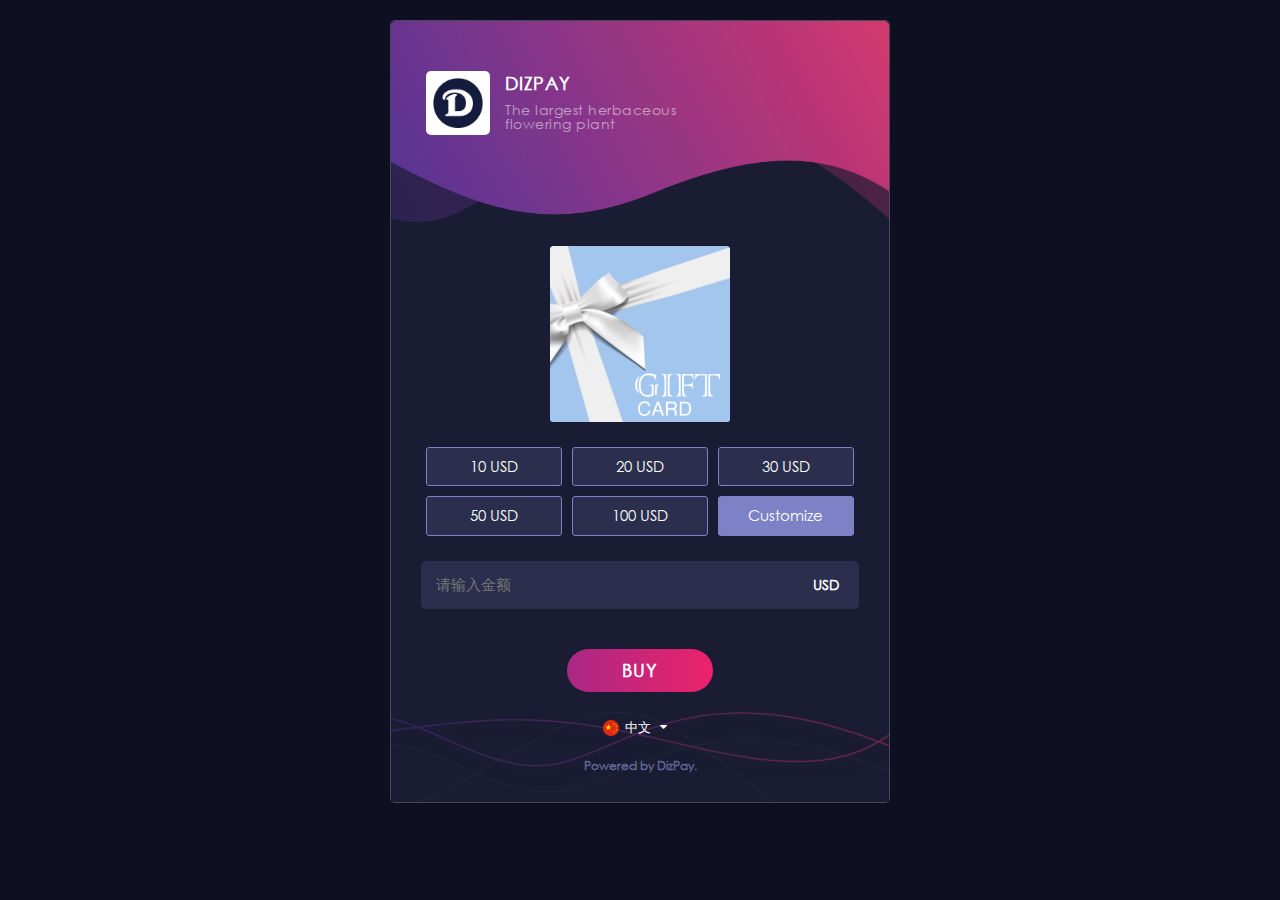
<file: rest-api-sample/src/main/webapp/index.html>
<!doctype html>
<html class="no-js" lang="">
   <head>
      <meta charset="utf-8">
      <meta http-equiv="x-ua-compatible" content="ie=edge">
      <title>DizPay - The Leading Blockchain Payment Gateway for Bitcoin and Ethereum.</title>
      <meta name="description" content="">
      <meta name="viewport" content="width=device-width, initial-scale=1">
      <meta content="telephone=no" name="format-detection" />
      <link rel="apple-touch-icon" href="static/assets/images/favicon.png" type="image/x-icon">
      <link rel="icon" href="static/assets/images/favicon.png" type="image/x-icon">
   
      <link rel="stylesheet" href="static/components/css/bootstrap.min.css">
      <!-- animate css -->
      <link rel="stylesheet" href="static/components/css/animate.css">
      <link rel="stylesheet" href="static/components/css/font-awesome.min.css">
      <link rel="stylesheet" href="static/components/css/style.css">
      <link rel="stylesheet" href="static/assets/css/page.css">
   </head>
   <body class="stepbox_bg">
      <div class="step_detailbox pr">
         <div class="checkout_head clearfix">
            <div class="checkout_head_logo">
               <img src="static/assets/images/logo.png" alt="">
            </div>
            <div class="step_head_tit">
               <div class="head_bigtit" title="DIZPAY">DIZPAY</div>
               <div class="head_smalltit">The largest herbaceous <br>flowering plant </div>
            </div>   
         </div>
         <div class="checkout_cntbox">
            <div class="card-imgbox">
               <img src="static/assets/images/card-img.png">
            </div>
            <ul class="card-itembox clearfix">
               <li>10 USD</li>
               <li>20 USD</li>
               <li>30 USD</li>
               <li>50 USD</li>
               <li>100 USD</li>
               <li class="active">Customize</li>
            </ul>
            <div class="card-input pr">
               <input type="text" name="" placeholder="请输入金额">
               <span class="card-input-unit">USD</span>
            </div>
            <div class="card-button">
               <a href="./checkOut" class="card-btn">Buy</a>
            </div>
         </div>
         <div class="checkout_footbox">
            <div class="foot_linebox">
               <div class="foot_language pr">
                  <div class="language">
                     <span class="lng-in"><i class="cn"></i><span>中文</span><i class="fa fa-caret-down ml5"></i></span>
                     <ul class="lng-out">
                        <li><i class="en"></i>English</li>
                        <li><i class="cn"></i>中文</li>
                        <li><i class="cn"></i>中文</li>
                        <li><i class="cn"></i>中文</li>
                        <li><i class="cn"></i>中文</li>
                     </ul>
                  </div>
                  <p class="foot_info">Powered by DizPay.</p>
               </div>
            </div>
         </div>
      </div>

      <script src="static/components/js/vendor/jquery-3.2.1.min.js"></script>
      <!-- bootstrap js -->
      <script src="static/components/js/bootstrap.min.js"></script>
      <script type="text/JavaScript">
         $(function(){           
            // 语言切换
            $( ".lng-in" ).on("click",function(e) {
               var self = $(this);
               $(this).closest(".language").toggleClass("on");
               $(document).one("click", function(){
                  self.closest(".language").removeClass("on");
               });
               $(document).one("touchstart", function(){
                  self.closest(".language").removeClass("on");
               });
               e.stopPropagation();
            });

            $(".lng-out").on("click","li",function(){
               var val = $(this).text();
               var classname = $(this).find("i").attr("class");
               console.log(classname);
               $( ".lng-in i:not(.fa-caret-down)" ).attr("class",classname);
               $( ".lng-in span" ).text(val);
               $(this).closest(".language").removeClass("on");
            });

            $(".lng-out li").on("touchstart",function(){
               var val = $(this).text();
               var classname = $(this).find("i").attr("class");
               $( ".lng-in span" ).text(val);
               $( ".lng-in i:not(.fa-caret-down)" ).attr("class",classname);
               $( ".lng-in span" ).text(val);
               $(this).closest(".language").removeClass("on");
            });

            $(".card-itembox li").on("click",function(){
               var i = $(this).index();
               $(".card-itembox li").removeClass("active");
               $(this).addClass("active");
               if (i == 5) {
                  $(".card-input").removeClass("none");
               }else{
                  $(".card-input").addClass("none");
               }
            });


         });
      </script>
   </body>
</html>
</file>
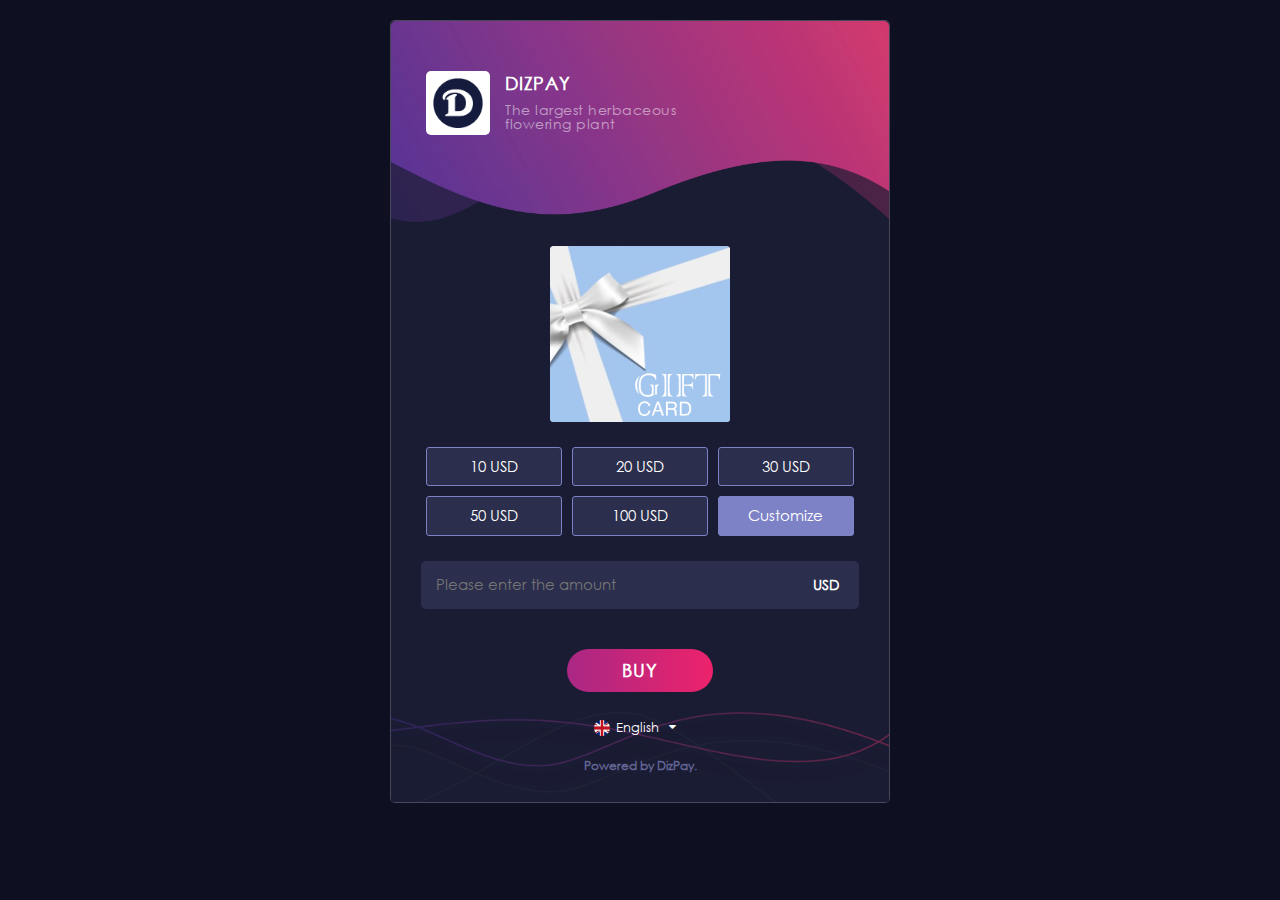
<file: sample/src/main/webapp/index.html>
<!doctype html>
<html class="no-js" lang="">
   <head>
      <meta charset="utf-8">
      <meta http-equiv="x-ua-compatible" content="ie=edge">
      <title>DizPay - The Leading Blockchain Payment Gateway for Bitcoin and Ethereum.</title>
      <meta name="description" content="">
      <meta name="viewport" content="width=device-width, initial-scale=1">
      <meta content="telephone=no" name="format-detection" />
      <link rel="apple-touch-icon" href="static/assets/images/favicon.png" type="image/x-icon">
      <link rel="icon" href="static/assets/images/favicon.png" type="image/x-icon">
   
      <link rel="stylesheet" href="static/components/css/bootstrap.min.css">
      <!-- animate css -->
      <link rel="stylesheet" href="static/components/css/animate.css">
      <link rel="stylesheet" href="static/components/css/font-awesome.min.css">
      <link rel="stylesheet" href="static/components/css/style.css">
      <link rel="stylesheet" href="static/assets/css/page.css">
   </head>
   <body class="stepbox_bg">
      <div class="step_detailbox pr">
         <div class="checkout_head clearfix">
            <div class="checkout_head_logo">
               <img src="static/assets/images/logo.png" alt="">
            </div>
            <div class="step_head_tit">
               <div class="head_bigtit" title="DIZPAY">DIZPAY</div>
               <div class="head_smalltit">The largest herbaceous <br>flowering plant </div>
            </div>   
         </div>
         <div class="checkout_cntbox">
            <div class="card-imgbox">
               <img src="static/assets/images/card-img.png">
            </div>
            <ul class="card-itembox clearfix">
               <li>10 USD</li>
               <li>20 USD</li>
               <li>30 USD</li>
               <li>50 USD</li>
               <li>100 USD</li>
               <li class="active">Customize</li>
            </ul>
            <div class="card-input pr">
               <input type="text" id="realAmount" placeholder="Please enter the amount">
               <span class="card-input-unit">USD</span>
            </div>
            <div class="card-button">
               <a href="javascript:;" id="buy" class="card-btn">Buy</a>
            </div>
         </div>
         <input type="hidden" id="amount" name="amount">
         <div class="checkout_footbox">
            <div class="foot_linebox">
               <div class="foot_language pr">
                  <div class="language">
                     <span class="lng-in"><i class="en"></i><span>English</span><i class="fa fa-caret-down ml5"></i></span>
                     <ul class="lng-out">
                        <li><i class="en"></i>English</li>
                        <li><i class="cn"></i>中文</li>
                     </ul>
                  </div>
                  <p class="foot_info">Powered by DizPay.</p>
               </div>
            </div>
         </div>
      </div>

      <script src="static/components/js/vendor/jquery-3.2.1.min.js"></script>
      <!-- bootstrap js -->
      <script src="static/components/js/bootstrap.min.js"></script>
      <script type="text/JavaScript">
         $(function(){           
            // Language switching
            $( ".lng-in" ).on("click",function(e) {
               var self = $(this);
               $(this).closest(".language").toggleClass("on");
               $(document).one("click", function(){
                  self.closest(".language").removeClass("on");
               });
               $(document).one("touchstart", function(){
                  self.closest(".language").removeClass("on");
               });
               e.stopPropagation();
            });

            $(".lng-out").on("click","li",function(){
               var val = $(this).text();
               var classname = $(this).find("i").attr("class");
               console.log(classname);
               $( ".lng-in i:not(.fa-caret-down)" ).attr("class",classname);
               $( ".lng-in span" ).text(val);
               $(this).closest(".language").removeClass("on");
            });

            $(".lng-out li").on("touchstart",function(){
               var val = $(this).text();
               var classname = $(this).find("i").attr("class");
               $( ".lng-in span" ).text(val);
               $( ".lng-in i:not(.fa-caret-down)" ).attr("class",classname);
               $( ".lng-in span" ).text(val);
               $(this).closest(".language").removeClass("on");
            });

            $(".card-itembox li").on("click",function(){
               var i = $(this).index();
               $(".card-itembox li").removeClass("active");
               $(this).addClass("active");
               if (i == 5) {
                  $(".card-input").removeClass("none");
               }else{
                  $(".card-input").addClass("none");
                  if (i==0) {
                     $("#amount").val("10");
                  } else if(i == 1) {
                     $("#amount").val("20");
                  } else if(i == 2) {
                     $("#amount").val("30");
                  } else if(i == 3) {
                     $("#amount").val("50");
                  } else if(i == 4) {
                     $("#amount").val("100");
                  }
               }
            });

            $( "#buy" ).on("click",function(e) {
               var amount = $("#amount").val();
               if (amount == '' || amount == null) {
                  amount = $("#realAmount").val();
               }
               window.location.href = "./checkOut?amount=" + amount;
            });


         });
      </script>
   </body>
</html>
</file>
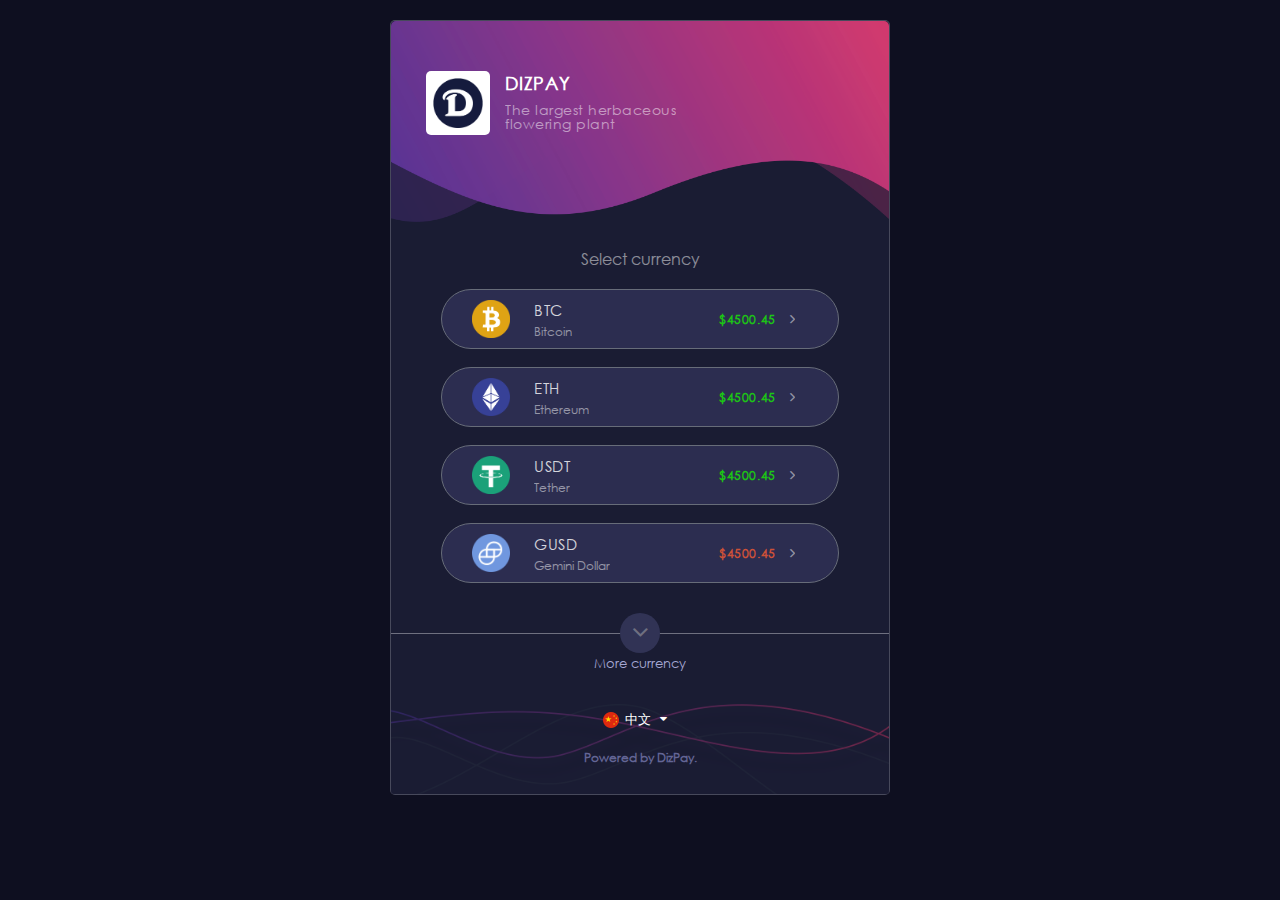
<file: rest-api-sample/src/main/webapp/demo.html>
<!doctype html>
<html class="no-js" lang="">
   <head>
      <meta charset="utf-8">
      <meta http-equiv="x-ua-compatible" content="ie=edge">
      <title>DizPay - The Leading Blockchain Payment Gateway for Bitcoin and Ethereum.</title>
      <meta name="description" content="">
      <meta name="viewport" content="width=device-width, initial-scale=1">
      <meta content="telephone=no" name="format-detection" />
      <link rel="apple-touch-icon" href="static/assets/images/favicon.png" type="image/x-icon">
      <link rel="icon" href="static/assets/images/favicon.png" type="image/x-icon">
   
      <link rel="stylesheet" href="static/components/css/bootstrap.min.css">
      <!-- animate css -->
      <link rel="stylesheet" href="static/components/css/animate.css">
      <link rel="stylesheet" href="static/components/css/font-awesome.min.css">
      <link rel="stylesheet" href="static/components/css/style.css">
      <link rel="stylesheet" href="static/assets/css/page.css">
   </head>
   <body class="stepbox_bg">
      <div class="step_detailbox pr">
         <div class="checkout_head clearfix">
            <div class="checkout_head_logo">
               <img src="static/assets/images/logo.png" alt="">
            </div>
            <div class="step_head_tit">
               <div class="head_bigtit" title="DIZPAY">DIZPAY</div>
               <div class="head_smalltit">The largest herbaceous <br>flowering plant </div>
            </div>   
         </div>
         <div class="checkout_cntbox">
            <h3 class="checkout_h3">Select currency</h3>
            <div class="checkout_currencybox pr">
               <ul class="checkout_currency">
                  <li class="checkout_li">
                     <i class="checkout_btc"></i>
                     <div class="checkout_name">
                        <p class="name_big">BTC</p>
                        <P class="name_small">Bitcoin</P>
                     </div>
                     <span class="checkout_price c_green">$4500.45</span>
                     <i class="fa fa-angle-right"></i>
                  </li>
                  <li class="checkout_li">
                     <i class="checkout_eth"></i>
                     <div class="checkout_name">
                        <p class="name_big">ETH</p>
                        <P class="name_small">Ethereum</P>
                     </div>
                     <span class="checkout_price c_green">$4500.45</span>
                     <i class="fa fa-angle-right"></i>
                  </li>
                  <li class="checkout_li">
                     <i class="checkout_usdt"></i>
                     <div class="checkout_name">
                        <p class="name_big">USDT</p>
                        <P class="name_small">Tether</P>
                     </div>
                     <span class="checkout_price c_green">$4500.45</span>
                     <i class="fa fa-angle-right"></i>
                  </li>
                  <li class="checkout_li">
                     <i class="checkout_gusd"></i>
                     <div class="checkout_name">
                        <p class="name_big">GUSD</p>
                        <P class="name_small">Gemini Dollar</P>
                     </div>
                     <span class="checkout_price c_red">$4500.45</span>
                     <i class="fa fa-angle-right"></i>
                  </li>
                  <li class="checkout_li none">
                     <i class="checkout_dash"></i>
                     <div class="checkout_name">
                        <p class="name_big">DASH</p>
                        <P class="name_small">DASH</P>
                     </div>
                     <span class="checkout_price c_green">$4500.45</span>
                     <i class="fa fa-angle-right"></i>
                  </li>
                  <li class="checkout_li none">
                     <i class="checkout_ltc"></i>
                     <div class="checkout_name">
                        <p class="name_big">LTC</p>
                        <P class="name_small">LTC</P>
                     </div>
                     <span class="checkout_price c_red">$4500.45</span>
                     <i class="fa fa-angle-right"></i>
                  </li>
               </ul>
               <div class="checkout_morebox">
                  <div class="checkout_morebtn">
                     <i class="fa fa-angle-down"></i>
                     <i class="fa fa-angle-up"></i>
                  </div>
                  <p>More currency</p>
               </div>
            </div>
         </div>
         <div class="checkout_footbox">
            <div class="foot_linebox">
               <div class="foot_language pr">
                  <div class="language">
                     <span class="lng-in"><i class="cn"></i><span>中文</span><i class="fa fa-caret-down ml5"></i></span>
                     <ul class="lng-out">
                        <li><i class="en"></i>English</li>
                        <li><i class="cn"></i>中文</li>
                        <li><i class="cn"></i>中文</li>
                        <li><i class="cn"></i>中文</li>
                        <li><i class="cn"></i>中文</li>
                     </ul>
                  </div>
                  <p class="foot_info">Powered by DizPay.</p>
               </div>
            </div>
         </div>
         <div class="stepbox_layer"></div>
         <div class="stepbox_dialog dialog_one">
            <p class="dialog_close"><i></i></p>
            <h3 class="dialog_title">DIZPAY DEPOSIT</h3>
            <p class="dialog_cnt"><i></i>Minimum deposit: <span class="red">0.001 BTC</span>, less than the minimum will not be credited.</p>
            <p class="dialog_cnt"><i></i><span class="red">2 confirmations</span> are required before the cryptocurrencies deposit(Estimated 10 mins).</p>
            <p class="dialog_cnt"><i></i>DizPay is <span class="red">NOT</span> responsible for any crypto sent to the wrong addresses.</p>
            <div class="text-center"><a href="demo3.html" class="dialog_btn">Yes, I acknowledge</a></div>
         </div>
         <div class="stepbox_dialog dialog_two">
            <p class="dialog_close"><i></i></p>
            <div class="dialog_upgrade">
               <i class="icon_upgrade"></i>
               <p class="upgrade_tit">Bitcoin is upgrading.</p>
               <p class="upgrade_time">2019/03/12 2:00 AM</p>
            </div>
            <div class="dialog_footxt">
               <p>Estimates 8 hours and may vary, <br>please pay with other cryptocurrencies.</p>
            </div>
         </div>
      </div>

      <script src="static/components/js/vendor/jquery-3.2.1.min.js"></script>
      <!-- bootstrap js -->
      <script src="static/components/js/bootstrap.min.js"></script>
      <script type="text/JavaScript">
         $(function(){
            $(".checkout_morebtn").on("click",function(){
               $(this).closest(".checkout_currencybox").toggleClass("on");
            });

            $(".checkout_currency").on("click","li:first-child",function(){//两个不同的浮窗，这里只是看效果
               $(".stepbox_layer").slideDown();
               $(".dialog_one").slideDown();
            });

            $(".checkout_currency").on("click","li:nth-child(2)",function(){//两个不同的浮窗，这里只是看效果
               $(".stepbox_layer").slideDown();
               $(".dialog_two").slideDown();
            });

            $(".stepbox_dialog").on("click",".dialog_close",function(){
               $(".stepbox_layer").slideUp();
               $(".stepbox_dialog").slideUp();
            });

            // 语言切换
            $( ".lng-in" ).on("click",function(e) {
               var self = $(this);
               $(this).closest(".language").toggleClass("on");
               $(document).one("click", function(){
                  self.closest(".language").removeClass("on");
               });
               $(document).one("touchstart", function(){
                  self.closest(".language").removeClass("on");
               });
               e.stopPropagation();
            });

            $(".lng-out").on("click","li",function(){
               var val = $(this).text();
               var classname = $(this).find("i").attr("class");
               console.log(classname);
               $( ".lng-in i:not(.fa-caret-down)" ).attr("class",classname);
               $( ".lng-in span" ).text(val);
               $(this).closest(".language").removeClass("on");
            });

            $(".lng-out li").on("touchstart",function(){
               var val = $(this).text();
               var classname = $(this).find("i").attr("class");
               $( ".lng-in span" ).text(val);
               $( ".lng-in i:not(.fa-caret-down)" ).attr("class",classname);
               $( ".lng-in span" ).text(val);
               $(this).closest(".language").removeClass("on");
            });
         });
      </script>
   </body>
</html>
</file>
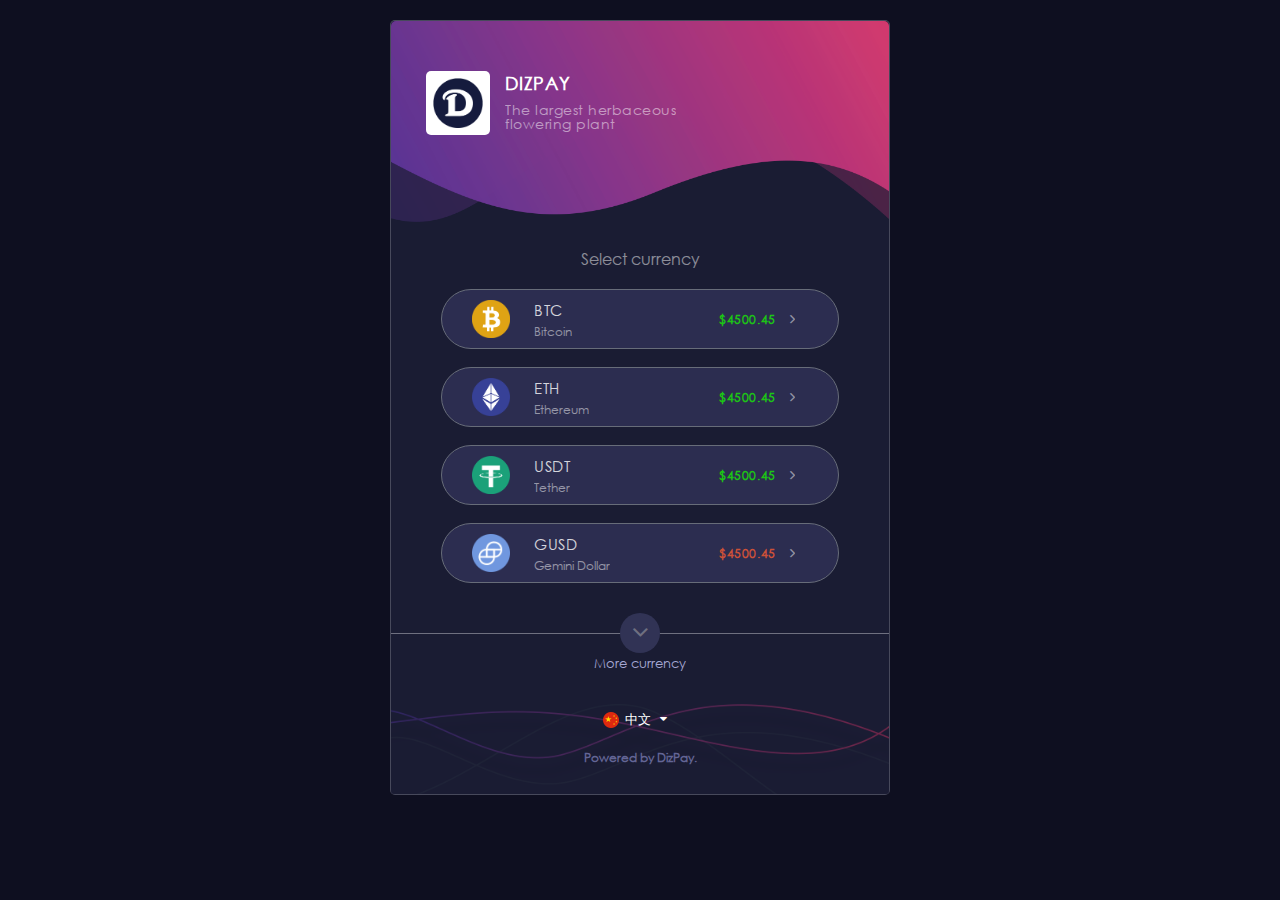
<file: rest-api-sample/src/main/webapp/demo1.html>
<!doctype html>
<html class="no-js" lang="">
   <head>
      <meta charset="utf-8">
      <meta http-equiv="x-ua-compatible" content="ie=edge">
      <title>DizPay - The Leading Blockchain Payment Gateway for Bitcoin and Ethereum.</title>
      <meta name="description" content="">
      <meta name="viewport" content="width=device-width, initial-scale=1">
      <meta content="telephone=no" name="format-detection" />
      <link rel="apple-touch-icon" href="static/assets/images/favicon.png" type="image/x-icon">
      <link rel="icon" href="static/assets/images/favicon.png" type="image/x-icon">
   
      <link rel="stylesheet" href="static/components/css/bootstrap.min.css">
      <!-- animate css -->
      <link rel="stylesheet" href="static/components/css/animate.css">
      <link rel="stylesheet" href="static/components/css/font-awesome.min.css">
      <link rel="stylesheet" href="static/components/css/style.css">
      <link rel="stylesheet" href="static/assets/css/page.css">
   </head>
   <body class="stepbox_bg">
      <div class="step_detailbox pr">
         <div class="checkout_head clearfix">
            <div class="checkout_head_logo">
               <img src="static/assets/images/logo.png" alt="">
            </div>
            <div class="step_head_tit">
               <div class="head_bigtit" title="DIZPAY">DIZPAY</div>
               <div class="head_smalltit">The largest herbaceous <br>flowering plant </div>
            </div>   
         </div>
         <div class="checkout_cntbox">
            <h3 class="checkout_h3">Select currency</h3>
            <div class="checkout_currencybox pr">
               <ul class="checkout_currency">
                  <li class="checkout_li">
                     <i class="checkout_btc"></i>
                     <div class="checkout_name">
                        <p class="name_big">BTC</p>
                        <P class="name_small">Bitcoin</P>
                     </div>
                     <span class="checkout_price c_green">$4500.45</span>
                     <i class="fa fa-angle-right"></i>
                  </li>
                  <li class="checkout_li">
                     <i class="checkout_eth"></i>
                     <div class="checkout_name">
                        <p class="name_big">ETH</p>
                        <P class="name_small">Ethereum</P>
                     </div>
                     <span class="checkout_price c_green">$4500.45</span>
                     <i class="fa fa-angle-right"></i>
                  </li>
                  <li class="checkout_li">
                     <i class="checkout_usdt"></i>
                     <div class="checkout_name">
                        <p class="name_big">USDT</p>
                        <P class="name_small">Tether</P>
                     </div>
                     <span class="checkout_price c_green">$4500.45</span>
                     <i class="fa fa-angle-right"></i>
                  </li>
                  <li class="checkout_li">
                     <i class="checkout_gusd"></i>
                     <div class="checkout_name">
                        <p class="name_big">GUSD</p>
                        <P class="name_small">Gemini Dollar</P>
                     </div>
                     <span class="checkout_price c_red">$4500.45</span>
                     <i class="fa fa-angle-right"></i>
                  </li>
                  <li class="checkout_li none">
                     <i class="checkout_dash"></i>
                     <div class="checkout_name">
                        <p class="name_big">DASH</p>
                        <P class="name_small">DASH</P>
                     </div>
                     <span class="checkout_price c_green">$4500.45</span>
                     <i class="fa fa-angle-right"></i>
                  </li>
                  <li class="checkout_li none">
                     <i class="checkout_ltc"></i>
                     <div class="checkout_name">
                        <p class="name_big">LTC</p>
                        <P class="name_small">LTC</P>
                     </div>
                     <span class="checkout_price c_red">$4500.45</span>
                     <i class="fa fa-angle-right"></i>
                  </li>
               </ul>
               <div class="checkout_morebox">
                  <div class="checkout_morebtn">
                     <i class="fa fa-angle-down"></i>
                     <i class="fa fa-angle-up"></i>
                  </div>
                  <p>More currency</p>
               </div>
            </div>
         </div>
         <div class="checkout_footbox">
            <div class="foot_linebox">
               <div class="foot_language pr">
                  <div class="language">
                     <span class="lng-in"><i class="cn"></i><span>中文</span><i class="fa fa-caret-down ml5"></i></span>
                     <ul class="lng-out">
                        <li><i class="en"></i>English</li>
                        <li><i class="cn"></i>中文</li>
                     </ul>
                  </div>
                  <p class="foot_info">Powered by DizPay.</p>
               </div>
            </div>
         </div>
         <div class="stepbox_layer"></div>
         <div class="stepbox_dialog">
            <p class="dialog_close"><i></i></p>
            <div class="dialog_upgrade">
               <i class="icon_upgrade"></i>
               <p class="upgrade_tit">Bitcoin is upgrading.</p>
               <p class="upgrade_time">2019/03/12 2:00 AM</p>
            </div>
            <div class="dialog_footxt">
               <p>Estimates 8 hours and may vary, <br>please pay with other cryptocurrencies.</p>
            </div>
         </div>
      </div>

      <script src="static/components/js/vendor/jquery-3.2.1.min.js"></script>
      <!-- bootstrap js -->
      <script src="static/components/js/bootstrap.min.js"></script>
      <script type="text/JavaScript">
         $(function(){
            $(".checkout_morebtn").on("click",function(){
               $(this).closest(".checkout_currencybox").toggleClass("on");
            });

            $(".checkout_currency").on("click","li",function(){
               $(".stepbox_layer").slideDown();
               $(".stepbox_dialog").slideDown();
            });

            $(".stepbox_dialog").on("click",".dialog_close",function(){
               $(".stepbox_layer").slideUp();
               $(".stepbox_dialog").slideUp();
            });

            // 语言切换
            $( ".lng-in" ).on("click",function(e) {
               var self = $(this);
               $(this).closest(".language").toggleClass("on");
               $(document).one("click", function(){
                  self.closest(".language").removeClass("on");
               });
               $(document).one("touchstart", function(){
                  self.closest(".language").removeClass("on");
               });
               e.stopPropagation();
            });

            $(".lng-out").on("click","li",function(){
               var val = $(this).text();
               var classname = $(this).find("i").attr("class");
               console.log(classname);
               $( ".lng-in i:not(.fa-caret-down)" ).attr("class",classname);
               $( ".lng-in span" ).text(val);
               $(this).closest(".language").removeClass("on");
            });

            $(".lng-out li").on("touchstart",function(){
               var val = $(this).text();
               var classname = $(this).find("i").attr("class");
               $( ".lng-in span" ).text(val);
               $( ".lng-in i:not(.fa-caret-down)" ).attr("class",classname);
               $( ".lng-in span" ).text(val);
               $(this).closest(".language").removeClass("on");
            });
         });
      </script>
   </body>
</html>
</file>
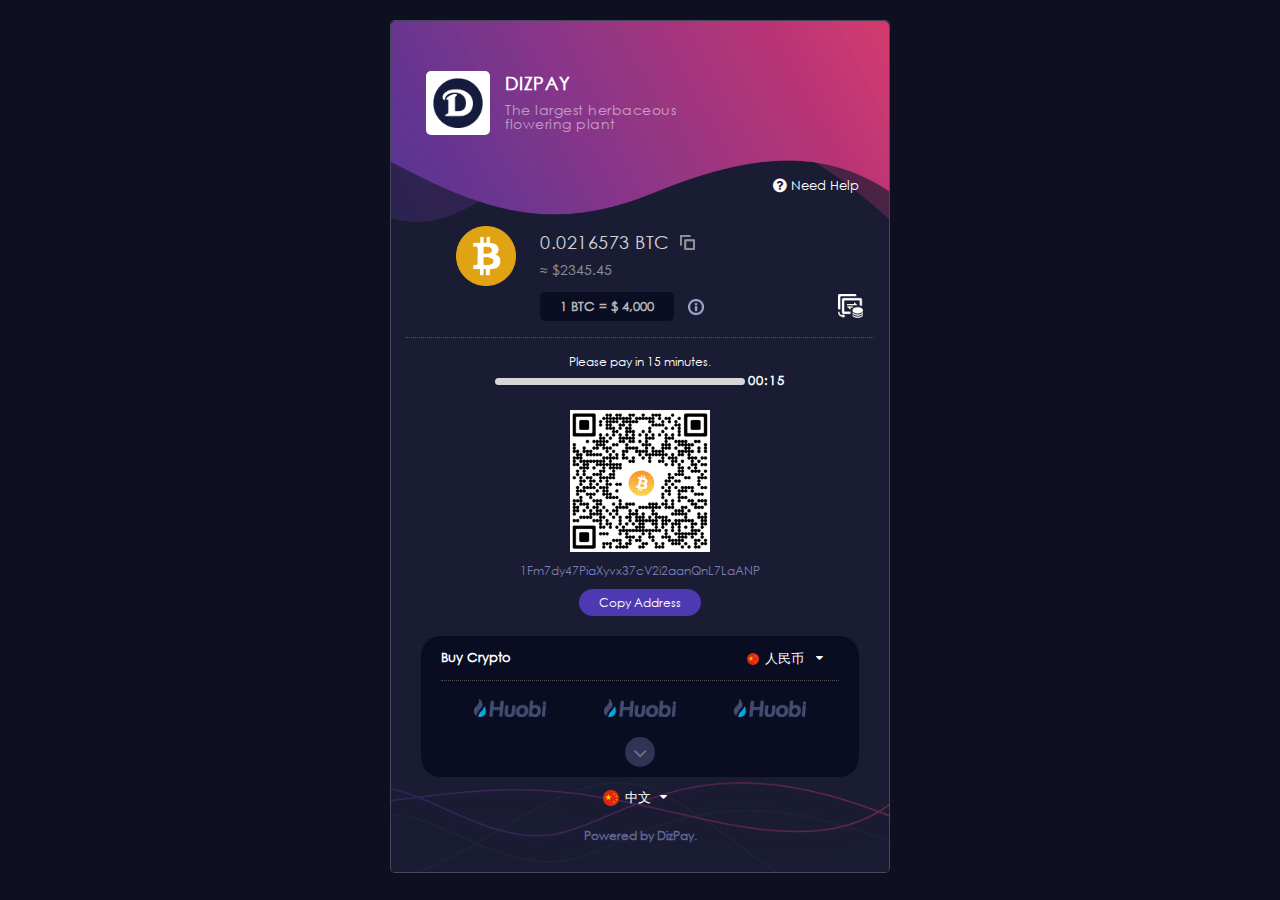
<file: rest-api-sample/src/main/webapp/demo2.html>
<!doctype html>
<html class="no-js" lang="">
   <head>
      <meta charset="utf-8">
      <meta http-equiv="x-ua-compatible" content="ie=edge">
      <title>DizPay - The Leading Blockchain Payment Gateway for Bitcoin and Ethereum.</title>
      <meta name="description" content="">
      <meta name="viewport" content="width=device-width, initial-scale=1">
      <meta content="telephone=no" name="format-detection" />
      <link rel="apple-touch-icon" href="static/assets/images/favicon.png" type="image/x-icon">
      <link rel="icon" href="static/assets/images/favicon.png" type="image/x-icon">
   
      <link rel="stylesheet" href="static/components/css/bootstrap.min.css">
      <!-- animate css -->
      <link rel="stylesheet" href="static/components/css/animate.css">
      <link rel="stylesheet" href="static/components/css/font-awesome.min.css">
      <link rel="stylesheet" href="static/components/css/style.css">
      <link rel="stylesheet" href="static/assets/css/page.css">
   </head>
   <body class="stepbox_bg">
      <div class="step_detailbox pr">
         <div class="checkout_head clearfix">
            <div class="checkout_head_logo">
               <img src="static/assets/images/logo.png" alt="">
            </div>
            <div class="step_head_tit">
               <div class="head_bigtit" title="DIZPAY">DIZPAY</div>
               <div class="head_smalltit">The largest herbaceous <br>flowering plant </div>
            </div>   
         </div>
         <div class="checkout_cntbox pr">
            <p class="checkout_help"><i class="fa fa-question-circle"></i>Need Help</p>
            <div class="checkout_topcnt clearfix">
               <i class="topcnt_btc"></i>
               <div class="topcnt_txt">
                  <p class="name_big pr copebox">0.0216573 BTC<i title="Copy!" class="btn_copy"></i></p>
                  <p class="name_small">≈ $2345.45</p>
                  <div class="topcnt_tipbox clearfix pr">
                     <span class="span_tip">1 BTC = $ 4,000 </span>
                     <i class="tip_hover"></i>
                     <div class="tip_hoverbox">
                        <!-- <img src="static/assets/images/logo_icon2.png" alt=""> -->
                        <p class="tip_title">(Huobi + Okex + Binance) / 3 </p>
                       <!--  <p class="tip_name">huobi.com</p> -->
                     </div>
                     <i class="tip_icon"></i>
                  </div>
               </div>
            </div>
            <div class="checkout_qrcodebox">
               <p class="text-center mb0">Please pay in 15 minutes.</p>
               <dl class="barbox">
                  <dd class="barline">
                      <div class="charts"></div>
                  </dd>
                  <span id="time" class="time_span">00:15</span>
               </dl>
               <div class="qrcode_item">
                  <div class="qrcode_img">
                     <img src="static/assets/images/qr.png" alt="">
                  </div>
                  <p class="qr_txt">1Fm7dy47PiaXyvx37cV2i2aanQnL7LaANP</p>
                  <a href="javascript:;" class="code_btm copebox pr">Copy Address</a>
               </div>
               <div class="payment_box">
                  <h2 class="payment_tit">Your payment has expired.</h2>
                  <p class="payment_smalltit">Hit the Refresh button below to lock in a <br>new exchange rate and start again.</p>
                  <a href="#" class="payment_btn">Refresh</a>
               </div>
            </div>
            <div class="checkout_buybox">
               <div class="buybox_head clearfix">
                  <span class="buybox_headtit">Buy Crypto</span>
                  <div class="buybox_select">
                     <div class="mn_select">
                        <span class="select-in"><i class="cn"></i><span>人民币</span><i class="fa fa-caret-down ml10"></i></span>
                        <ul class="select-out">
                           <li><i class="cn"></i>人民币</li>
                           <li><i class="en"></i>美元</li>
                           <li><i class="en"></i>欧元</li>
                           <li><i class="en"></i>英镑</li>
                           <li><i class="en"></i>卢布</li>
                           <li><i class="en"></i>港币</li>
                        </ul>
                     </div>
                  </div>
               </div>
               <ul class="buybox_logo">
                  <li><a href="#"><img src="static/assets/images/logo_icon2.png" alt=""></a></li>
                  <li><a href="#"><img src="static/assets/images/logo_icon2.png" alt=""></a></li>
                  <li><a href="#"><img src="static/assets/images/logo_icon2.png" alt=""></a></li>
               </ul>
               <div class="buybox_morebtn">
                  <i class="fa fa-angle-down"></i>
                  <i class="fa fa-angle-up"></i>
               </div>
            </div>
         </div>
         <div class="checkout_footbox">
            <div class="foot_linebox">
               <div class="foot_language pr">
                  <div class="language">
                     <span class="lng-in"><i class="cn"></i><span>中文</span><i class="fa fa-caret-down ml5"></i></span>
                     <ul class="lng-out">
                        <li><i class="en"></i>English</li>
                        <li><i class="cn"></i>中文</li>
                     </ul>
                  </div>
                  <p class="foot_info">Powered by DizPay.</p>
               </div>
            </div>
         </div>
         <div class="stepbox_layer"></div>
         <div class="stepbox_dialog crypto_more">
            <p class="dialog_close"><i></i></p>
            <ul class="checkout_buylogo">
               <li>
                  <a href="#">
                     <img src="static/assets/images/logo_icon2.png" alt="">
                     <p>国内最大虚拟币购买网站</p>
                  </a>
               </li>
               <li>
                  <a href="#">
                     <img src="static/assets/images/logo_icon2.png" alt="">
                     <p>国内最大虚拟币购买网站</p>
                  </a>
               </li>
               <li>
                  <a href="#">
                     <img src="static/assets/images/logo_icon2.png" alt="">
                     <p>国内最大虚拟币购买网站</p>
                  </a>
               </li>
               <li>
                  <a href="#">
                     <img src="static/assets/images/logo_icon2.png" alt="">
                     <p>国内最大虚拟币购买网站</p>
                  </a>
               </li>
               <li>
                  <a href="#">
                     <img src="static/assets/images/logo_icon2.png" alt="">
                     <p>国内最大虚拟币购买网站</p>
                  </a>
               </li>
               <li>
                  <a href="#">
                     <img src="static/assets/images/logo_icon2.png" alt="">
                     <p>国内最大虚拟币购买网站</p>
                  </a>
               </li>
            </ul>
         </div>
         <div class="stepbox_dialog help_more">
            <p class="dialog_close"><i></i></p>
            <div class="help_tabox">
               <p class="help_title">How can we help?</p>
               <ul class="help_ulbox">
                  <li><a href="javascript:;">Trouble paying?</a></li>
                  <li><a href="javascript:;">How do I pay without a Bitcoin address?</a></li>
                  <li><a href="javascript:;">Why is my wallet not supported?</a></li>
                  <li><a href="javascript:;">What is network cost?</a></li>
               </ul>
               <div class="help_service">
                  <div class="help_service_item">
                     <i class="service_icon"></i>
                     <p>Service</p>
                  </div>
               </div>
            </div>
            <div class="help_tabcntbox none">
               <div class="help_tabcnt none">
                  <p class="help_title">Trouble paying?</p>
                  <p class="help_cntdetail">Trouble payingTrouble payingTrouble payingTrouble payingTrouble payingTrouble paying</p>
                  <p><a href="#">Learn More...</a></p>
               </div>
               <div class="help_tabcnt none">
                  <p class="help_title">How do I pay without a Bitcoin address?</p>
                  <p class="help_cntdetail">When you copy and paste the BitPay payment URL into a compatible wallet, your wallet receives the exact payment information you'll need. Then you can just hit Send</p>
                  <p><a href="#">Learn More...</a></p>
               </div>
               <div class="help_tabcnt none">
                  <p class="help_title">Why is my wallet not supported?</p>
                  <p class="help_cntdetail">Trouble payingTrouble payingTrouble payingTrouble payingTrouble payingTrouble paying</p>
                  <p><a href="#">Learn More...</a></p>
               </div>
               <div class="help_tabcnt none">
                  <p class="help_title">What is network cost?</p>
                  <p class="help_cntdetail">Trouble payingTrouble payingTrouble payingTrouble payingTrouble payingTrouble paying</p>
                  <p><a href="#">Learn More...</a></p>
               </div>
               <div class="help_service">
                  <div class="help_service_item service_back">
                     <i class="back_icon"></i>
                     <p>Back</p>
                  </div>
                  <div class="help_service_item">
                     <i class="service_icon"></i>
                     <p>Service</p>
                  </div>
               </div>
            </div>
         </div>
      </div>
      <script src="static/components/js/vendor/jquery-3.2.1.min.js"></script>
      <!-- bootstrap js -->
      <script src="static/components/js/bootstrap.min.js"></script>
      <script type="text/JavaScript">
         $(function(){
            $(".checkout_morebtn").on("click",function(){
               $(this).closest(".checkout_currencybox").toggleClass("on");
            });

            $(".checkout_help").on("click",function(){//Need Help
               $(".stepbox_layer").slideDown();
               $(".help_more").slideDown();
            });


            $(".buybox_morebtn").on("click",function(){//more crypto
               $(".stepbox_layer").slideDown();
               $(".crypto_more").slideDown();
            });

            $(".stepbox_dialog").on("click",".dialog_close",function(){
               $(".stepbox_layer").slideUp();
               $(".stepbox_dialog").slideUp();
            });

            $(".btn_copy").on("click",function(){
               var tip = $('<div class="copy_tip">Copied!</div>');
               var self = $(this).closest(".copebox");
               tip.appendTo(self);
               setTimeout(function(){
                 self.find(".copy_tip").remove();
               },2000)
            });

            $(".code_btm").on("click",function(){//copy address
               var self = $(this).closest(".copebox");
               var tip = $('<div class="copy_tip">Copied!</div>');
               tip.appendTo(self);
               setTimeout(function(){
                 self.find(".copy_tip").remove();
               },2000)
            });

            //need help
            $(".help_ulbox").on("click","li",function(){
               var index = $(this).index();
               $(this).closest(".help_more").find(".help_tabcntbox .help_tabcnt").addClass("none");
               $(this).closest(".help_tabox").addClass("none");
               $(this).closest(".help_more").find(".help_tabcntbox").removeClass("none");
               $(this).closest(".help_more").find(".help_tabcntbox .help_tabcnt").eq(index).removeClass("none");
            });
            $(".help_service").on("click",".service_back",function(){
               $(this).closest(".help_tabcntbox").addClass("none");
               $(this).closest(".help_tabcntbox .help_tabcnt").addClass("none");
               $(this).closest(".help_more").find(".help_tabox").removeClass("none");
            });


            function animate(t) {
               p = 100- (t/15)*100; //如果15分钟的话，p= 100- (t/900)*100; 转换为秒后计算
               $(".charts").each(function (i, item) {
                  $(item).animate({
                       width: p + "%"
                  }, 100);
               });
            }

            function progressBar(){
               var m=00;
               var s=14;
               var timer = setInterval(function(){
                  if(s<10){
                     $('#time').html(m+':0'+s);
                  }else{
                     $('#time').html(m+':'+s);
                  }
                  s--;
                  if(s<0){
                     s=59;
                     m--;
                  }
                  var time = m * 60 + s;
                  animate(time);
                  if (time<0) {
                     $(".checkout_qrcodebox").addClass("on");
                     clearInterval(timer);
                  };
                  
                },1000)
               
            }
            progressBar(); 

            $(".tip_hover").on('touchstart', function (e) { 
               $(".tip_hoverbox").show();
               $(document).one("touchstart", function(){
                 $(".tip_hoverbox").hide();
               });
               e.stopPropagation();
            });
            // 模拟下拉框
            $( ".select-in" ).on("click",function(e) {
               var self = $(this);
               $(this).closest(".mn_select").toggleClass("on");
               $(document).one("click", function(){
                  self.closest(".mn_select").removeClass("on");
               });
               $(document).one("touchstart", function(){
                  self.closest(".mn_select").removeClass("on");
               });
               e.stopPropagation();
            });

            $(".select-out").on("click","li",function(){
               var val = $(this).text();
               var classname = $(this).find("i").attr("class");
               console.log(classname);
               $( ".select-in i:not(.fa-caret-down)" ).attr("class",classname);
               $( ".select-in span" ).text(val);
               $(this).closest(".mn_select").removeClass("on");
            });

            $(".select-out li").on("touchstart",function(){
               var val = $(this).text();
               var classname = $(this).find("i").attr("class");
               $( ".select-in span" ).text(val);
               $( ".select-in i:not(.fa-caret-down)" ).attr("class",classname);
               $( ".select-in span" ).text(val);
               $(this).closest(".mn_select").removeClass("on");
            });


            // 语言切换
            $( ".lng-in" ).on("click",function(e) {
               var self = $(this);
               $(this).closest(".language").toggleClass("on");
               $(document).one("click", function(){
                  self.closest(".language").removeClass("on");
               });
               $(document).one("touchstart", function(){
                  self.closest(".language").removeClass("on");
               });
               e.stopPropagation();
            });

            $(".lng-out").on("click","li",function(){
               var val = $(this).text();
               var classname = $(this).find("i").attr("class");
               console.log(classname);
               $( ".lng-in i:not(.fa-caret-down)" ).attr("class",classname);
               $( ".lng-in span" ).text(val);
               $(this).closest(".language").removeClass("on");
            });

            $(".lng-out li").on("touchstart",function(){
               var val = $(this).text();
               var classname = $(this).find("i").attr("class");
               $( ".lng-in span" ).text(val);
               $( ".lng-in i:not(.fa-caret-down)" ).attr("class",classname);
               $( ".lng-in span" ).text(val);
               $(this).closest(".language").removeClass("on");
            });
         });
      </script>
   </body>
</html>
</file>
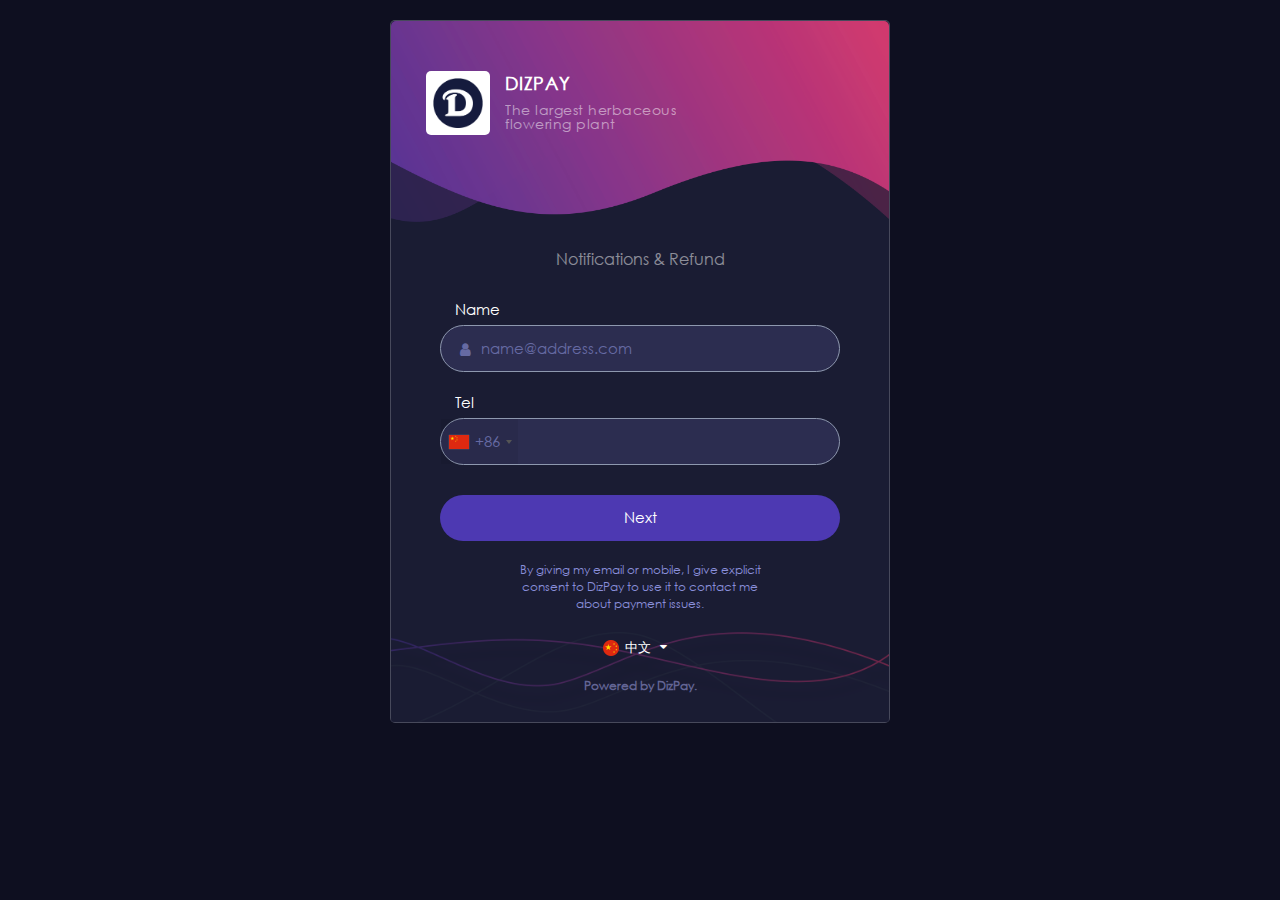
<file: rest-api-sample/src/main/webapp/demo3.html>
<!doctype html>
<html class="no-js" lang="">
   <head>
      <meta charset="utf-8">
      <meta http-equiv="x-ua-compatible" content="ie=edge">
      <title>DizPay - The Leading Blockchain Payment Gateway for Bitcoin and Ethereum.</title>
      <meta name="description" content="">
      <meta name="viewport" content="width=device-width, initial-scale=1">
      <meta content="telephone=no" name="format-detection" />
      <link rel="apple-touch-icon" href="static/assets/images/favicon.png" type="image/x-icon">
      <link rel="icon" href="static/assets/images/favicon.png" type="image/x-icon">
   
      <link rel="stylesheet" href="static/components/css/bootstrap.min.css">
      <!-- animate css -->
      <link rel="stylesheet" href="static/components/css/animate.css">
      <link rel="stylesheet" href="static/components/css/font-awesome.min.css">
      <link rel="stylesheet" href="static/components/css/style.css">
      <link rel="stylesheet" href="static/components/css/intlTelInput.css">
      <link rel="stylesheet" href="static/assets/css/page.css">
   </head>
   <body class="stepbox_bg body_minheight">
      <div class="step_detailbox pr">
         <div class="checkout_head clearfix">
            <div class="checkout_head_logo">
               <img src="static/assets/images/logo.png" alt="">
            </div>
            <div class="step_head_tit">
               <div class="head_bigtit" title="DIZPAY">DIZPAY</div>
               <div class="head_smalltit">The largest herbaceous <br>flowering plant </div>
            </div>   
         </div>
         <div class="checkout_cntbox">
            <h3 class="checkout_h3">Notifications & Refund</h3>
            <div class="checkout_formbox">
               <div class="form_item">
                  <p class="form_name">Name</p>
                  <div class="form_input pr">
                     <input type="text" class="checkout_input pl-40" value="name@address.com">
                     <i class="fa fa-user"></i>
                  </div>
               </div>
               <div class="form_item">
                  <p class="form_name">Tel</p>
                  <div class="form_input">
                     <input type="tel" class="checkout_input" id="phone">
                  </div>
               </div>
               <div class="form_item">
                  <a href="demo2.html" class="form_btn">Next</a>
               </div>
               <div class="form_item">
                  <p class="form_explain">By giving my email or mobile, I give explicit <br>consent to DizPay to use it to contact me<br> about payment issues.</p>
               </div>
            </div>
         </div>
         <div class="checkout_footbox">
            <div class="foot_linebox">
               <div class="foot_language pr">
                  <div class="language">
                     <span class="lng-in"><i class="cn"></i><span>中文</span><i class="fa fa-caret-down ml5"></i></span>
                     <ul class="lng-out">
                        <li><i class="en"></i>English</li>
                        <li><i class="cn"></i>中文</li>
                     </ul>
                  </div>
                  <p class="foot_info">Powered by DizPay.</p>
               </div>
            </div>
         </div>
      </div>
      <script src="static/components/js/vendor/jquery-3.2.1.min.js"></script>
      <!-- bootstrap js -->
      <script src="static/components/js/bootstrap.min.js"></script>
      <script src="static/components/js/intlTelInput.js"></script>
      <script type="text/JavaScript">
         $(function(){
            var input = document.querySelector("#phone");
            window.intlTelInput(input, {
               preferredCountries: ['cn', 'us'],
               separateDialCode: true
             });

            // 语言切换
            $( ".lng-in" ).on("click",function(e) {
               var self = $(this);
               $(this).closest(".language").toggleClass("on");
               $(document).one("click", function(){
                  self.closest(".language").removeClass("on");
               });
               $(document).one("touchstart", function(){
                  self.closest(".language").removeClass("on");
               });
               e.stopPropagation();
            });

            $(".lng-out").on("click","li",function(){
               var val = $(this).text();
               var classname = $(this).find("i").attr("class");
               console.log(classname);
               $( ".lng-in i:not(.fa-caret-down)" ).attr("class",classname);
               $( ".lng-in span" ).text(val);
               $(this).closest(".language").removeClass("on");
            });

            $(".lng-out li").on("touchstart",function(){
               var val = $(this).text();
               var classname = $(this).find("i").attr("class");
               $( ".lng-in span" ).text(val);
               $( ".lng-in i:not(.fa-caret-down)" ).attr("class",classname);
               $( ".lng-in span" ).text(val);
               $(this).closest(".language").removeClass("on");
            });
         });
      </script>
   </body>
</html>
</file>
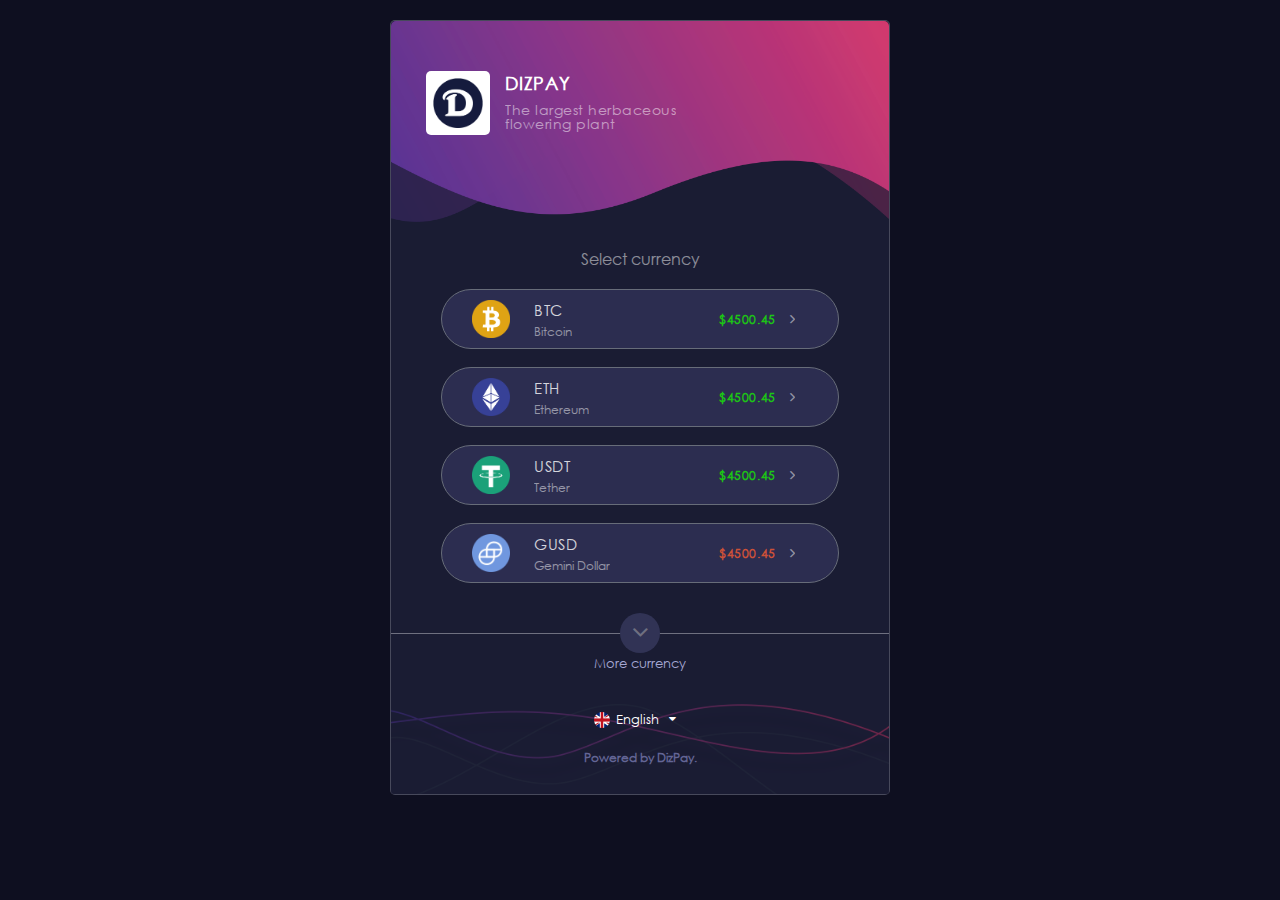
<file: sample/src/main/webapp/demo.html>
<!doctype html>
<html class="no-js" lang="">
   <head>
      <meta charset="utf-8">
      <meta http-equiv="x-ua-compatible" content="ie=edge">
      <title>DizPay - The Leading Blockchain Payment Gateway for Bitcoin and Ethereum.</title>
      <meta name="description" content="">
      <meta name="viewport" content="width=device-width, initial-scale=1">
      <meta content="telephone=no" name="format-detection" />
      <link rel="apple-touch-icon" href="static/assets/images/favicon.png" type="image/x-icon">
      <link rel="icon" href="static/assets/images/favicon.png" type="image/x-icon">
   
      <link rel="stylesheet" href="static/components/css/bootstrap.min.css">
      <!-- animate css -->
      <link rel="stylesheet" href="static/components/css/animate.css">
      <link rel="stylesheet" href="static/components/css/font-awesome.min.css">
      <link rel="stylesheet" href="static/components/css/style.css">
      <link rel="stylesheet" href="static/assets/css/page.css">
   </head>
   <body class="stepbox_bg">
      <div class="step_detailbox pr">
         <div class="checkout_head clearfix">
            <div class="checkout_head_logo">
               <img src="static/assets/images/logo.png" alt="">
            </div>
            <div class="step_head_tit">
               <div class="head_bigtit" title="DIZPAY">DIZPAY</div>
               <div class="head_smalltit">The largest herbaceous <br>flowering plant </div>
            </div>   
         </div>
         <div class="checkout_cntbox">
            <h3 class="checkout_h3">Select currency</h3>
            <div class="checkout_currencybox pr">
               <ul class="checkout_currency">
                  <li class="checkout_li">
                     <i class="checkout_btc"></i>
                     <div class="checkout_name">
                        <p class="name_big">BTC</p>
                        <P class="name_small">Bitcoin</P>
                     </div>
                     <span class="checkout_price c_green">$4500.45</span>
                     <i class="fa fa-angle-right"></i>
                  </li>
                  <li class="checkout_li">
                     <i class="checkout_eth"></i>
                     <div class="checkout_name">
                        <p class="name_big">ETH</p>
                        <P class="name_small">Ethereum</P>
                     </div>
                     <span class="checkout_price c_green">$4500.45</span>
                     <i class="fa fa-angle-right"></i>
                  </li>
                  <li class="checkout_li">
                     <i class="checkout_usdt"></i>
                     <div class="checkout_name">
                        <p class="name_big">USDT</p>
                        <P class="name_small">Tether</P>
                     </div>
                     <span class="checkout_price c_green">$4500.45</span>
                     <i class="fa fa-angle-right"></i>
                  </li>
                  <li class="checkout_li">
                     <i class="checkout_gusd"></i>
                     <div class="checkout_name">
                        <p class="name_big">GUSD</p>
                        <P class="name_small">Gemini Dollar</P>
                     </div>
                     <span class="checkout_price c_red">$4500.45</span>
                     <i class="fa fa-angle-right"></i>
                  </li>
                  <li class="checkout_li none">
                     <i class="checkout_dash"></i>
                     <div class="checkout_name">
                        <p class="name_big">DASH</p>
                        <P class="name_small">DASH</P>
                     </div>
                     <span class="checkout_price c_green">$4500.45</span>
                     <i class="fa fa-angle-right"></i>
                  </li>
                  <li class="checkout_li none">
                     <i class="checkout_ltc"></i>
                     <div class="checkout_name">
                        <p class="name_big">LTC</p>
                        <P class="name_small">LTC</P>
                     </div>
                     <span class="checkout_price c_red">$4500.45</span>
                     <i class="fa fa-angle-right"></i>
                  </li>
               </ul>
               <div class="checkout_morebox">
                  <div class="checkout_morebtn">
                     <i class="fa fa-angle-down"></i>
                     <i class="fa fa-angle-up"></i>
                  </div>
                  <p>More currency</p>
               </div>
            </div>
         </div>
         <div class="checkout_footbox">
            <div class="foot_linebox">
               <div class="foot_language pr">
                  <div class="language">
                     <span class="lng-in"><i class="en"></i><span>English</span><i class="fa fa-caret-down ml5"></i></span>
                     <ul class="lng-out">
                        <li><i class="en"></i>English</li>
                        <li><i class="cn"></i>中文</li>
                     </ul>
                  </div>
                  <p class="foot_info">Powered by DizPay.</p>
               </div>
            </div>
         </div>
         <div class="stepbox_layer"></div>
         <div class="stepbox_dialog dialog_one">
            <p class="dialog_close"><i></i></p>
            <h3 class="dialog_title">DIZPAY DEPOSIT</h3>
            <p class="dialog_cnt"><i></i>Minimum deposit: <span class="red">0.001 BTC</span>, less than the minimum will not be credited.</p>
            <p class="dialog_cnt"><i></i><span class="red">2 confirmations</span> are required before the cryptocurrencies deposit(Estimated 10 mins).</p>
            <p class="dialog_cnt"><i></i>DizPay is <span class="red">NOT</span> responsible for any crypto sent to the wrong addresses.</p>
            <div class="text-center"><a href="demo3.html" class="dialog_btn">Yes, I acknowledge</a></div>
         </div>
         <div class="stepbox_dialog dialog_two">
            <p class="dialog_close"><i></i></p>
            <div class="dialog_upgrade">
               <i class="icon_upgrade"></i>
               <p class="upgrade_tit">Bitcoin is upgrading.</p>
               <p class="upgrade_time">2019/03/12 2:00 AM</p>
            </div>
            <div class="dialog_footxt">
               <p>Estimates 8 hours and may vary, <br>please pay with other cryptocurrencies.</p>
            </div>
         </div>
      </div>

      <script src="static/components/js/vendor/jquery-3.2.1.min.js"></script>
      <!-- bootstrap js -->
      <script src="static/components/js/bootstrap.min.js"></script>
      <script type="text/JavaScript">
         $(function(){
            $(".checkout_morebtn").on("click",function(){
               $(this).closest(".checkout_currencybox").toggleClass("on");
            });

            $(".checkout_currency").on("click","li:first-child",function(){//两个不同的浮窗，这里只是看效果
               $(".stepbox_layer").slideDown();
               $(".dialog_one").slideDown();
            });

            $(".checkout_currency").on("click","li:nth-child(2)",function(){//两个不同的浮窗，这里只是看效果
               $(".stepbox_layer").slideDown();
               $(".dialog_two").slideDown();
            });

            $(".stepbox_dialog").on("click",".dialog_close",function(){
               $(".stepbox_layer").slideUp();
               $(".stepbox_dialog").slideUp();
            });

            // 语言切换
            $( ".lng-in" ).on("click",function(e) {
               var self = $(this);
               $(this).closest(".language").toggleClass("on");
               $(document).one("click", function(){
                  self.closest(".language").removeClass("on");
               });
               $(document).one("touchstart", function(){
                  self.closest(".language").removeClass("on");
               });
               e.stopPropagation();
            });

            $(".lng-out").on("click","li",function(){
               var val = $(this).text();
               var classname = $(this).find("i").attr("class");
               console.log(classname);
               $( ".lng-in i:not(.fa-caret-down)" ).attr("class",classname);
               $( ".lng-in span" ).text(val);
               $(this).closest(".language").removeClass("on");
            });

            $(".lng-out li").on("touchstart",function(){
               var val = $(this).text();
               var classname = $(this).find("i").attr("class");
               $( ".lng-in span" ).text(val);
               $( ".lng-in i:not(.fa-caret-down)" ).attr("class",classname);
               $( ".lng-in span" ).text(val);
               $(this).closest(".language").removeClass("on");
            });
         });
      </script>
   </body>
</html>
</file>
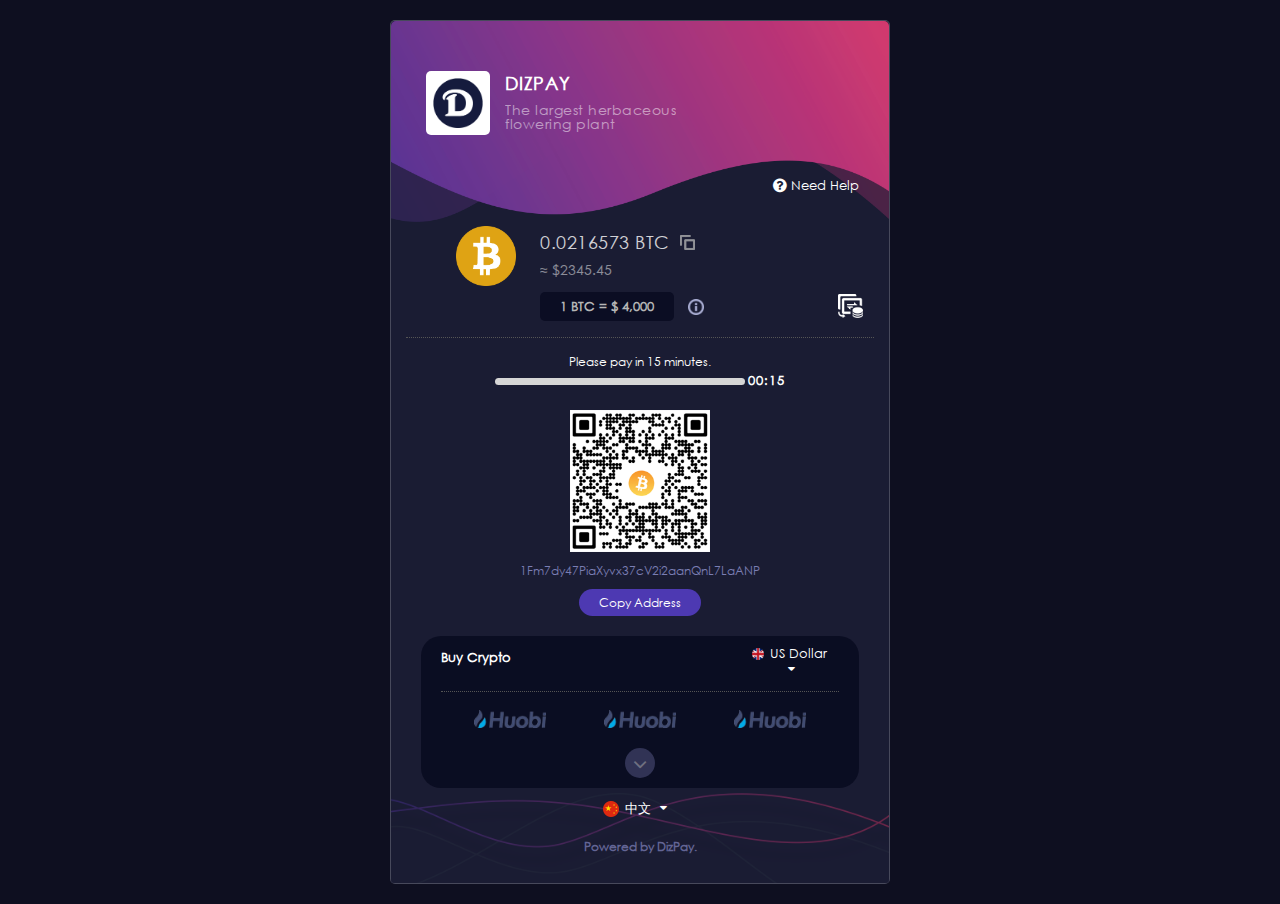
<file: sample/src/main/webapp/demo2.html>
<!doctype html>
<html class="no-js" lang="">
   <head>
      <meta charset="utf-8">
      <meta http-equiv="x-ua-compatible" content="ie=edge">
      <title>DizPay - The Leading Blockchain Payment Gateway for Bitcoin and Ethereum.</title>
      <meta name="description" content="">
      <meta name="viewport" content="width=device-width, initial-scale=1">
      <meta content="telephone=no" name="format-detection" />
      <link rel="apple-touch-icon" href="static/assets/images/favicon.png" type="image/x-icon">
      <link rel="icon" href="static/assets/images/favicon.png" type="image/x-icon">
   
      <link rel="stylesheet" href="static/components/css/bootstrap.min.css">
      <!-- animate css -->
      <link rel="stylesheet" href="static/components/css/animate.css">
      <link rel="stylesheet" href="static/components/css/font-awesome.min.css">
      <link rel="stylesheet" href="static/components/css/style.css">
      <link rel="stylesheet" href="static/assets/css/page.css">
   </head>
   <body class="stepbox_bg">
      <div class="step_detailbox pr">
         <div class="checkout_head clearfix">
            <div class="checkout_head_logo">
               <img src="static/assets/images/logo.png" alt="">
            </div>
            <div class="step_head_tit">
               <div class="head_bigtit" title="DIZPAY">DIZPAY</div>
               <div class="head_smalltit">The largest herbaceous <br>flowering plant </div>
            </div>   
         </div>
         <div class="checkout_cntbox pr">
            <p class="checkout_help"><i class="fa fa-question-circle"></i>Need Help</p>
            <div class="checkout_topcnt clearfix">
               <i class="topcnt_btc"></i>
               <div class="topcnt_txt">
                  <p class="name_big pr copebox">0.0216573 BTC<i title="Copy!" class="btn_copy"></i></p>
                  <p class="name_small">≈ $2345.45</p>
                  <div class="topcnt_tipbox clearfix pr">
                     <span class="span_tip">1 BTC = $ 4,000 </span>
                     <i class="tip_hover"></i>
                     <div class="tip_hoverbox">
                        <!-- <img src="static/assets/images/logo_icon2.png" alt=""> -->
                        <p class="tip_title">(Huobi + Okex + Binance) / 3 </p>
                       <!--  <p class="tip_name">huobi.com</p> -->
                     </div>
                     <i class="tip_icon"></i>
                  </div>
               </div>
            </div>
            <div class="checkout_qrcodebox">
               <p class="text-center mb0">Please pay in 15 minutes.</p>
               <dl class="barbox">
                  <dd class="barline">
                      <div class="charts"></div>
                  </dd>
                  <span id="time" class="time_span">00:15</span>
               </dl>
               <div class="qrcode_item">
                  <div class="qrcode_img">
                     <img src="static/assets/images/qr.png" alt="">
                  </div>
                  <p class="qr_txt">1Fm7dy47PiaXyvx37cV2i2aanQnL7LaANP</p>
                  <a href="javascript:;" class="code_btm copebox pr">Copy Address</a>
               </div>
               <div class="payment_box">
                  <h2 class="payment_tit">Your payment has expired.</h2>
                  <p class="payment_smalltit">Hit the Refresh button below to lock in a <br>new exchange rate and start again.</p>
                  <a href="#" class="payment_btn">Refresh</a>
               </div>
            </div>
            <div class="checkout_buybox">
               <div class="buybox_head clearfix">
                  <span class="buybox_headtit">Buy Crypto</span>
                  <div class="buybox_select">
                     <div class="mn_select">
                        <span class="select-in"><i class="en"></i><span>US Dollar</span><i class="fa fa-caret-down ml10"></i></span>
                        <ul class="select-out">
                           <li><i class="en"></i>US Dollar</li>
                           <li><i class="en"></i>EUR</li>
                           <li><i class="en"></i>GBP</li>
                           <li><i class="en"></i>ruble</li>
                           <li><i class="en"></i>Hong Kong dollar</li>
                        </ul>
                     </div>
                  </div>
               </div>
               <ul class="buybox_logo">
                  <li><a href="#"><img src="static/assets/images/logo_icon2.png" alt=""></a></li>
                  <li><a href="#"><img src="static/assets/images/logo_icon2.png" alt=""></a></li>
                  <li><a href="#"><img src="static/assets/images/logo_icon2.png" alt=""></a></li>
               </ul>
               <div class="buybox_morebtn">
                  <i class="fa fa-angle-down"></i>
                  <i class="fa fa-angle-up"></i>
               </div>
            </div>
         </div>
         <div class="checkout_footbox">
            <div class="foot_linebox">
               <div class="foot_language pr">
                  <div class="language">
                     <span class="lng-in"><i class="cn"></i><span>中文</span><i class="fa fa-caret-down ml5"></i></span>
                     <ul class="lng-out">
                        <li><i class="en"></i>English</li>
                        <li><i class="cn"></i>中文</li>
                     </ul>
                  </div>
                  <p class="foot_info">Powered by DizPay.</p>
               </div>
            </div>
         </div>
         <div class="stepbox_layer"></div>
         <div class="stepbox_dialog crypto_more">
            <p class="dialog_close"><i></i></p>
            <ul class="checkout_buylogo">
               <li>
                  <a href="#">
                     <img src="static/assets/images/logo_icon2.png" alt="">
                     <p>The largest virtual currency purchase website in China</p>
                  </a>
               </li>
               <li>
                  <a href="#">
                     <img src="static/assets/images/logo_icon2.png" alt="">
                     <p>The largest virtual currency purchase website in China</p>
                  </a>
               </li>
               <li>
                  <a href="#">
                     <img src="static/assets/images/logo_icon2.png" alt="">
                     <p>The largest virtual currency purchase website in China</p>
                  </a>
               </li>
               <li>
                  <a href="#">
                     <img src="static/assets/images/logo_icon2.png" alt="">
                     <p>The largest virtual currency purchase website in China</p>
                  </a>
               </li>
               <li>
                  <a href="#">
                     <img src="static/assets/images/logo_icon2.png" alt="">
                     <p>The largest virtual currency purchase website in China</p>
                  </a>
               </li>
               <li>
                  <a href="#">
                     <img src="static/assets/images/logo_icon2.png" alt="">
                     <p>The largest virtual currency purchase website in China</p>
                  </a>
               </li>
            </ul>
         </div>
         <div class="stepbox_dialog help_more">
            <p class="dialog_close"><i></i></p>
            <div class="help_tabox">
               <p class="help_title">How can we help?</p>
               <ul class="help_ulbox">
                  <li><a href="javascript:;">Trouble paying?</a></li>
                  <li><a href="javascript:;">How do I pay without a Bitcoin address?</a></li>
                  <li><a href="javascript:;">Why is my wallet not supported?</a></li>
                  <li><a href="javascript:;">What is network cost?</a></li>
               </ul>
               <div class="help_service">
                  <div class="help_service_item">
                     <i class="service_icon"></i>
                     <p>Service</p>
                  </div>
               </div>
            </div>
            <div class="help_tabcntbox none">
               <div class="help_tabcnt none">
                  <p class="help_title">Trouble paying?</p>
                  <p class="help_cntdetail">Trouble payingTrouble payingTrouble payingTrouble payingTrouble payingTrouble paying</p>
                  <p><a href="#">Learn More...</a></p>
               </div>
               <div class="help_tabcnt none">
                  <p class="help_title">How do I pay without a Bitcoin address?</p>
                  <p class="help_cntdetail">When you copy and paste the BitPay payment URL into a compatible wallet, your wallet receives the exact payment information you'll need. Then you can just hit Send</p>
                  <p><a href="#">Learn More...</a></p>
               </div>
               <div class="help_tabcnt none">
                  <p class="help_title">Why is my wallet not supported?</p>
                  <p class="help_cntdetail">Trouble payingTrouble payingTrouble payingTrouble payingTrouble payingTrouble paying</p>
                  <p><a href="#">Learn More...</a></p>
               </div>
               <div class="help_tabcnt none">
                  <p class="help_title">What is network cost?</p>
                  <p class="help_cntdetail">Trouble payingTrouble payingTrouble payingTrouble payingTrouble payingTrouble paying</p>
                  <p><a href="#">Learn More...</a></p>
               </div>
               <div class="help_service">
                  <div class="help_service_item service_back">
                     <i class="back_icon"></i>
                     <p>Back</p>
                  </div>
                  <div class="help_service_item">
                     <i class="service_icon"></i>
                     <p>Service</p>
                  </div>
               </div>
            </div>
         </div>
      </div>
      <script src="static/components/js/vendor/jquery-3.2.1.min.js"></script>
      <!-- bootstrap js -->
      <script src="static/components/js/bootstrap.min.js"></script>
      <script type="text/JavaScript">
         $(function(){
            $(".checkout_morebtn").on("click",function(){
               $(this).closest(".checkout_currencybox").toggleClass("on");
            });

            $(".checkout_help").on("click",function(){//Need Help
               $(".stepbox_layer").slideDown();
               $(".help_more").slideDown();
            });


            $(".buybox_morebtn").on("click",function(){//more crypto
               $(".stepbox_layer").slideDown();
               $(".crypto_more").slideDown();
            });

            $(".stepbox_dialog").on("click",".dialog_close",function(){
               $(".stepbox_layer").slideUp();
               $(".stepbox_dialog").slideUp();
            });

            $(".btn_copy").on("click",function(){
               var tip = $('<div class="copy_tip">Copied!</div>');
               var self = $(this).closest(".copebox");
               tip.appendTo(self);
               setTimeout(function(){
                 self.find(".copy_tip").remove();
               },2000)
            });

            $(".code_btm").on("click",function(){//copy address
               var self = $(this).closest(".copebox");
               var tip = $('<div class="copy_tip">Copied!</div>');
               tip.appendTo(self);
               setTimeout(function(){
                 self.find(".copy_tip").remove();
               },2000)
            });

            //need help
            $(".help_ulbox").on("click","li",function(){
               var index = $(this).index();
               $(this).closest(".help_more").find(".help_tabcntbox .help_tabcnt").addClass("none");
               $(this).closest(".help_tabox").addClass("none");
               $(this).closest(".help_more").find(".help_tabcntbox").removeClass("none");
               $(this).closest(".help_more").find(".help_tabcntbox .help_tabcnt").eq(index).removeClass("none");
            });
            $(".help_service").on("click",".service_back",function(){
               $(this).closest(".help_tabcntbox").addClass("none");
               $(this).closest(".help_tabcntbox .help_tabcnt").addClass("none");
               $(this).closest(".help_more").find(".help_tabox").removeClass("none");
            });


            function animate(t) {
               p = 100- (t/15)*100; //If 15 minutes，p= 100- (t/900)*100; 转换为秒后计算
               $(".charts").each(function (i, item) {
                  $(item).animate({
                       width: p + "%"
                  }, 100);
               });
            }

            function progressBar(){
               var m=00;
               var s=14;
               var timer = setInterval(function(){
                  if(s<10){
                     $('#time').html(m+':0'+s);
                  }else{
                     $('#time').html(m+':'+s);
                  }
                  s--;
                  if(s<0){
                     s=59;
                     m--;
                  }
                  var time = m * 60 + s;
                  animate(time);
                  if (time<0) {
                     $(".checkout_qrcodebox").addClass("on");
                     clearInterval(timer);
                  };
                  
                },1000)
               
            }
            progressBar(); 

            $(".tip_hover").on('touchstart', function (e) { 
               $(".tip_hoverbox").show();
               $(document).one("touchstart", function(){
                 $(".tip_hoverbox").hide();
               });
               e.stopPropagation();
            });
            // Analog drop down box
            $( ".select-in" ).on("click",function(e) {
               var self = $(this);
               $(this).closest(".mn_select").toggleClass("on");
               $(document).one("click", function(){
                  self.closest(".mn_select").removeClass("on");
               });
               $(document).one("touchstart", function(){
                  self.closest(".mn_select").removeClass("on");
               });
               e.stopPropagation();
            });

            $(".select-out").on("click","li",function(){
               var val = $(this).text();
               var classname = $(this).find("i").attr("class");
               console.log(classname);
               $( ".select-in i:not(.fa-caret-down)" ).attr("class",classname);
               $( ".select-in span" ).text(val);
               $(this).closest(".mn_select").removeClass("on");
            });

            $(".select-out li").on("touchstart",function(){
               var val = $(this).text();
               var classname = $(this).find("i").attr("class");
               $( ".select-in span" ).text(val);
               $( ".select-in i:not(.fa-caret-down)" ).attr("class",classname);
               $( ".select-in span" ).text(val);
               $(this).closest(".mn_select").removeClass("on");
            });


            // Language switching
            $( ".lng-in" ).on("click",function(e) {
               var self = $(this);
               $(this).closest(".language").toggleClass("on");
               $(document).one("click", function(){
                  self.closest(".language").removeClass("on");
               });
               $(document).one("touchstart", function(){
                  self.closest(".language").removeClass("on");
               });
               e.stopPropagation();
            });

            $(".lng-out").on("click","li",function(){
               var val = $(this).text();
               var classname = $(this).find("i").attr("class");
               console.log(classname);
               $( ".lng-in i:not(.fa-caret-down)" ).attr("class",classname);
               $( ".lng-in span" ).text(val);
               $(this).closest(".language").removeClass("on");
            });

            $(".lng-out li").on("touchstart",function(){
               var val = $(this).text();
               var classname = $(this).find("i").attr("class");
               $( ".lng-in span" ).text(val);
               $( ".lng-in i:not(.fa-caret-down)" ).attr("class",classname);
               $( ".lng-in span" ).text(val);
               $(this).closest(".language").removeClass("on");
            });
         });
      </script>
   </body>
</html>
</file>
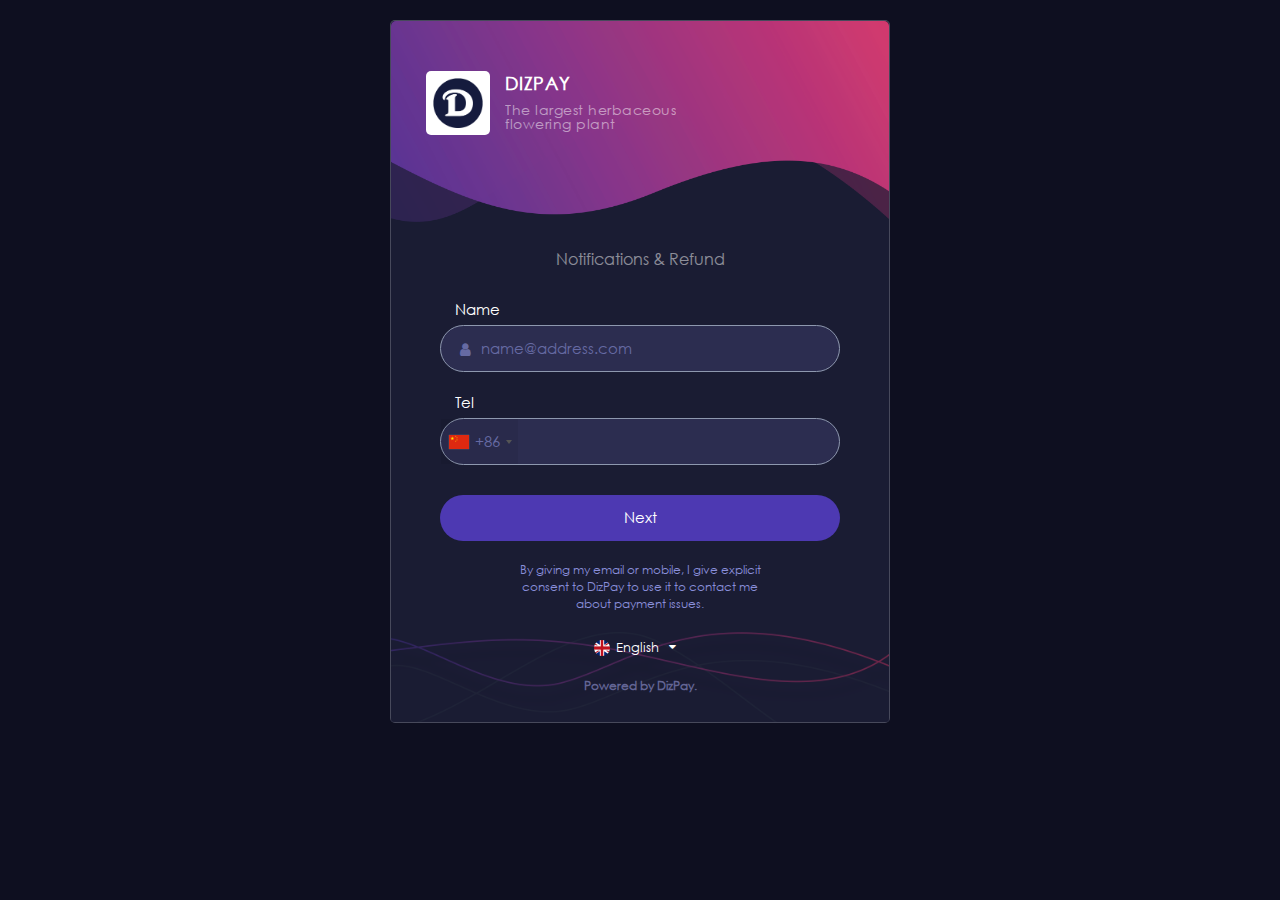
<file: sample/src/main/webapp/demo3.html>
<!doctype html>
<html class="no-js" lang="">
   <head>
      <meta charset="utf-8">
      <meta http-equiv="x-ua-compatible" content="ie=edge">
      <title>DizPay - The Leading Blockchain Payment Gateway for Bitcoin and Ethereum.</title>
      <meta name="description" content="">
      <meta name="viewport" content="width=device-width, initial-scale=1">
      <meta content="telephone=no" name="format-detection" />
      <link rel="apple-touch-icon" href="static/assets/images/favicon.png" type="image/x-icon">
      <link rel="icon" href="static/assets/images/favicon.png" type="image/x-icon">
   
      <link rel="stylesheet" href="static/components/css/bootstrap.min.css">
      <!-- animate css -->
      <link rel="stylesheet" href="static/components/css/animate.css">
      <link rel="stylesheet" href="static/components/css/font-awesome.min.css">
      <link rel="stylesheet" href="static/components/css/style.css">
      <link rel="stylesheet" href="static/components/css/intlTelInput.css">
      <link rel="stylesheet" href="static/assets/css/page.css">
   </head>
   <body class="stepbox_bg body_minheight">
      <div class="step_detailbox pr">
         <div class="checkout_head clearfix">
            <div class="checkout_head_logo">
               <img src="static/assets/images/logo.png" alt="">
            </div>
            <div class="step_head_tit">
               <div class="head_bigtit" title="DIZPAY">DIZPAY</div>
               <div class="head_smalltit">The largest herbaceous <br>flowering plant </div>
            </div>   
         </div>
         <div class="checkout_cntbox">
            <h3 class="checkout_h3">Notifications & Refund</h3>
            <div class="checkout_formbox">
               <div class="form_item">
                  <p class="form_name">Name</p>
                  <div class="form_input pr">
                     <input type="text" class="checkout_input pl-40" value="name@address.com">
                     <i class="fa fa-user"></i>
                  </div>
               </div>
               <div class="form_item">
                  <p class="form_name">Tel</p>
                  <div class="form_input">
                     <input type="tel" class="checkout_input" id="phone">
                  </div>
               </div>
               <div class="form_item">
                  <a href="demo2.html" class="form_btn">Next</a>
               </div>
               <div class="form_item">
                  <p class="form_explain">By giving my email or mobile, I give explicit <br>consent to DizPay to use it to contact me<br> about payment issues.</p>
               </div>
            </div>
         </div>
         <div class="checkout_footbox">
            <div class="foot_linebox">
               <div class="foot_language pr">
                  <div class="language">
                     <span class="lng-in"><i class="en"></i><span>English</span><i class="fa fa-caret-down ml5"></i></span>
                     <ul class="lng-out">
                        <li><i class="en"></i>English</li>
                        <li><i class="cn"></i>中文</li>
                     </ul>
                  </div>
                  <p class="foot_info">Powered by DizPay.</p>
               </div>
            </div>
         </div>
      </div>
      <script src="static/components/js/vendor/jquery-3.2.1.min.js"></script>
      <!-- bootstrap js -->
      <script src="static/components/js/bootstrap.min.js"></script>
      <script src="static/components/js/intlTelInput.js"></script>
      <script type="text/JavaScript">
         $(function(){
            var input = document.querySelector("#phone");
            window.intlTelInput(input, {
               preferredCountries: ['cn', 'us'],
               separateDialCode: true
             });

            // Language switching
            $( ".lng-in" ).on("click",function(e) {
               var self = $(this);
               $(this).closest(".language").toggleClass("on");
               $(document).one("click", function(){
                  self.closest(".language").removeClass("on");
               });
               $(document).one("touchstart", function(){
                  self.closest(".language").removeClass("on");
               });
               e.stopPropagation();
            });

            $(".lng-out").on("click","li",function(){
               var val = $(this).text();
               var classname = $(this).find("i").attr("class");
               console.log(classname);
               $( ".lng-in i:not(.fa-caret-down)" ).attr("class",classname);
               $( ".lng-in span" ).text(val);
               $(this).closest(".language").removeClass("on");
            });

            $(".lng-out li").on("touchstart",function(){
               var val = $(this).text();
               var classname = $(this).find("i").attr("class");
               $( ".lng-in span" ).text(val);
               $( ".lng-in i:not(.fa-caret-down)" ).attr("class",classname);
               $( ".lng-in span" ).text(val);
               $(this).closest(".language").removeClass("on");
            });
         });
      </script>
   </body>
</html>
</file>
<file: rest-api-sample/src/main/webapp/static/components/css/style.css>
@import url("lato.css");
html,
body {
  font-size: 16px;
  color: #8486a6;
  font-family: "Lato", sans-serif;
  vertical-align: baseline;
  line-height: 26px;
  font-weight: 400;
  overflow-x:hidden;
}
/*-- Preloader css start --*/
#preloader {
	    background-color: #1d2430;
	bottom: 0;
	left: 0;
	position: fixed;
	right: 0;
	top: 0;
	z-index: 2147483647;
	width: 100%;
	height: 100%;
}
#status {
    background-position: center center;
    background-repeat: no-repeat;
    height: auto;
    position: absolute;
    left: 50%;
    top: 50%;
    transform: translate(-50%,-50%);
    -webkit-transform: translate(-50%,-50%);
    -ms-transform: translate(-50%,-50%);
    -moz-transform: translate(-50%,-50%);
    -o-transform: translate(-50%,-50%);
}
#status img {
}
/*Responsive Media*/
/* ....................................
1.1 Reset CSS 
.......................................*/
a {
  transition: all 0.5s;
  text-decoration: none;
}
a:hover {
  text-decoration: none;
  color: #096b89;
}
a:active {
  outline: 0 none;
  text-decoration: none;
}
a:focus {
  outline: 0px solid;
  text-decoration: none;
}

img {
  max-width: 100%;
  height: auto;
}

ul {
  list-style: outside none none;
  margin: 0;
  padding: 0;
}

input {
  box-shadow: none;
  border-radius: 0;
  outline: none;
}
input:focus {
  outline: none;
  box-shadow: none;
}
input:active {
  outline: none;
  box-shadow: none;
}

textarea {
  outline: none;
  box-shadow: none;
  border-radius: 0;
}
textarea:focus {
  outline: none;
  box-shadow: none;
}
textarea:active {
  outline: none;
  box-shadow: none;
}

button {
  outline: none;
  box-shadow: none;
  border: none;
  cursor: pointer;
  transition: all 0.5s;
}
button:focus {
  outline: none;
  box-shadow: none;
  border: none;
}
button:active {
  outline: none;
  box-shadow: none;
  border: none;
}

.fix {
  overflow: hidden;
}

.clear {
  clear: both;
}

.d-inline-block {
  display: inline-block;
}

.d-block {
  display: block;
}

.d-table {
  display: table;
}

.w-50 {
  width: 50%;
}

::-moz-selection {
  background: #00c3ff;
  text-shadow: none;
}

::selection {
  background: #00c3ff;
  text-shadow: none;
}

.browserupgrade {
  margin: 26px  0;
  background: #00c3ff;
  color: #333333;
  padding: 26px 0;
}

/***Typography***/
h1 {
  font-size: 36px;
}

h2 {
  font-size: 30px;
}

h3 {
  font-size: 24px;
}

h4 {
  font-size: 18px;
}

.f-16 {
  font-size: 16px;
}

.f-18 {
  font-size: 18px;
}

.f-20 {
  font-size: 20px;
}

.f-22 {
  font-size: 22px;
}

.f-24 {
  font-size: 24px;
}

.f-26 {
  font-size: 26px;
}

.f-28 {
  font-size: 28px;
}

.f-30 {
  font-size: 30px;
}

.f-36 {
  font-size: 36px;
}

.f-40 {
  font-size: 40px;
}

.f-48 {
  font-size: 48px;
}

.f-60 {
  font-size: 60px;
}

.f-72 {
  font-size: 72px;
}

.fw-300 {
  font-weight: 300 !important;
}

.fw-400 {
  font-weight: 400 !important;
}

.fw-500 {
  font-weight: 500 !important;
}

.fw-600 {
  font-weight: 600 !important;
}

.fw-700 {
  font-weight: 700 !important;
}

.fw-800 {
  font-weight: 800 !important;
}

.fw-900 {
  font-weight: 900 !important;
}

.t-u {
  text-transform: uppercase;
}

.t-c {
  text-transform: capitalize;
}

.t-l {
  text-transform: lowercase;
}

/*** Section ***/
.section {
  padding: 100px 0;
}
@media only screen and (max-width: 768px) {
  .section {
    padding: 75px 0;
  }
}

.section-heading {
  display: block;
  position: relative;
  margin: 0 0 60px;
  display: block;
  text-align: center;
}
@media only screen and (max-width: 768px) {
  .section-heading {
    margin: 0 0 50px;
  }
}
@media only screen and (max-width: 480px) {
  .section-heading {
    margin: 0 0 40px;
  }
}
.section-heading h2 {
  font-size: 40px;
  font-weight: 400;
  color: #ffffff;
  margin: 0;
}
@media only screen and (max-width: 768px) {
  .section-heading h2 {
    font-size: 36px;
  }
}
@media only screen and (max-width: 480px) {
  .section-heading h2 {
    font-size: 30px;
  }
}

.section-heading2 {
  display: block;
  margin: 0 0 60px;
  text-align: center;
}
@media only screen and (max-width: 768px) {
  .section-heading2 {
    margin: 0 0 50px;
  }
}
@media only screen and (max-width: 480px) {
  .section-heading2 {
    margin: 0 0 40px;
  }
}
.section-heading2 h2 {
  font-size: 40px;
  font-weight: 400;
  color: #fff;
}
@media only screen and (max-width: 768px) {
  .section-heading2 h2 {
    font-size: 36px;
  }
}
@media only screen and (max-width: 480px) {
  .section-heading2 h2 {
    font-size: 30px;
  }
}

/***Button***/
.btn1 {
  display: inline-block;
  line-height: 50px;
  height: 50px;
  border-radius: 50px;
  background: rgba(57,100,208,1);
background: -moz-linear-gradient(left, rgba(57,100,208,1) 0%, rgba(45,193,201,1) 100%);
background: -webkit-gradient(left top, right top, color-stop(0%, rgba(57,100,208,1)), color-stop(100%, rgba(45,193,201,1)));
background: -webkit-linear-gradient(left, rgba(57,100,208,1) 0%, rgba(45,193,201,1) 100%);
background: -o-linear-gradient(left, rgba(57,100,208,1) 0%, rgba(45,193,201,1) 100%);
background: -ms-linear-gradient(left, rgba(57,100,208,1) 0%, rgba(45,193,201,1) 100%);
background: linear-gradient(to right, rgba(57,100,208,1) 0%, rgba(45,193,201,1) 100%);
  padding: 0 35px;
  font-weight: 700;
  color: #fff;
  text-transform: uppercase;
  animation-delay: 2.4s
  
}
@media only screen and (max-width: 480px) {
  .btn1 {
    padding: 0 20px;
    height: 40px;
    line-height: 40px;
    font-size: 13px;
  }
}
.btn1 i {
  padding-right: 8px;
}
.btn1:hover {
  	background: rgba(45,193,201,1);
background: -moz-linear-gradient(left, rgba(45,193,201,1) 0%, rgba(57,100,208,1) 100%);
background: -webkit-gradient(left top, right top, color-stop(0%, rgba(45,193,201,1)), color-stop(100%, rgba(57,100,208,1)));
background: -webkit-linear-gradient(left, rgba(45,193,201,1) 0%, rgba(57,100,208,1) 100%);
background: -o-linear-gradient(left, rgba(45,193,201,1) 0%, rgba(57,100,208,1) 100%);
background: -ms-linear-gradient(left, rgba(45,193,201,1) 0%, rgba(57,100,208,1) 100%);
background: linear-gradient(to right, rgba(45,193,201,1) 0%, rgba(57,100,208,1) 100%);
  color: #fff;
}

.btn2 {
  display: inline-block;
  line-height: 50px;
  height: 50px;
  border-radius: 50px;
  background: rgba(57,100,208,1);
background: -moz-linear-gradient(left, rgba(57,100,208,1) 0%, rgba(45,193,201,1) 100%);
background: -webkit-gradient(left top, right top, color-stop(0%, rgba(57,100,208,1)), color-stop(100%, rgba(45,193,201,1)));
background: -webkit-linear-gradient(left, rgba(57,100,208,1) 0%, rgba(45,193,201,1) 100%);
background: -o-linear-gradient(left, rgba(57,100,208,1) 0%, rgba(45,193,201,1) 100%);
background: -ms-linear-gradient(left, rgba(57,100,208,1) 0%, rgba(45,193,201,1) 100%);
background: linear-gradient(to right, rgba(57,100,208,1) 0%, rgba(45,193,201,1) 100%);
  padding: 0 35px;
  font-weight: 700;
  color: #ffffff;
  text-transform: uppercase;
  animation-delay: 2.4s
}
@media only screen and (max-width: 480px) {
  .btn2 {
    padding: 0 20px;
    height: 40px;
    line-height: 36px;
    font-size: 13px;
    border: 2px solid #3d3f69;
  }
}
.btn2:hover {
  background: #2c2e53;
  color: #fff;
}

.btn3 {
  display: inline-block;
  line-height: 50px;
  height: 50px;
  border-radius: 50px;
  background: rgba(57,100,208,1);
background: -moz-linear-gradient(left, rgba(57,100,208,1) 0%, rgba(45,193,201,1) 100%);
background: -webkit-gradient(left top, right top, color-stop(0%, rgba(57,100,208,1)), color-stop(100%, rgba(45,193,201,1)));
background: -webkit-linear-gradient(left, rgba(57,100,208,1) 0%, rgba(45,193,201,1) 100%);
background: -o-linear-gradient(left, rgba(57,100,208,1) 0%, rgba(45,193,201,1) 100%);
background: -ms-linear-gradient(left, rgba(57,100,208,1) 0%, rgba(45,193,201,1) 100%);
background: linear-gradient(to right, rgba(57,100,208,1) 0%, rgba(45,193,201,1) 100%);
  padding: 0 20px;
  font-weight: 700;
  color: rgba(255, 255, 255, 0.8);
  text-transform: uppercase;
}
@media only screen and (max-width: 480px) {
  .btn3 {
    padding: 0 20px;
    height: 40px;
    line-height: 36px;
    font-size: 13px;
    border: 2px solid #3d3f69;
  }
}
.btn3:hover {
background: rgba(45,193,201,1);
background: -moz-linear-gradient(left, rgba(45,193,201,1) 0%, rgba(57,100,208,1) 100%);
background: -webkit-gradient(left top, right top, color-stop(0%, rgba(45,193,201,1)), color-stop(100%, rgba(57,100,208,1)));
background: -webkit-linear-gradient(left, rgba(45,193,201,1) 0%, rgba(57,100,208,1) 100%);
background: -o-linear-gradient(left, rgba(45,193,201,1) 0%, rgba(57,100,208,1) 100%);
background: -ms-linear-gradient(left, rgba(45,193,201,1) 0%, rgba(57,100,208,1) 100%);
background: linear-gradient(to right, rgba(45,193,201,1) 0%, rgba(57,100,208,1) 100%);
  color: #fff;
  
}

/*** Reset ***/
.p-re {
  position: relative;
}

.p-ab {
  position: absolute;
}

.list-inline li {
  display: inline-block;
}

.af-be:after {
  content: '';
  position: absolute;
  left: 0;
  right: 0;
  top: 0;
  bottom: 0;
}
.af-be:before {
  content: '';
  position: absolute;
  left: 0;
  right: 0;
  top: 0;
  bottom: 0;
}

.af:after {
  content: '';
  position: absolute;
  left: 0;
  right: 0;
  top: 0;
  bottom: 0;
}

.be:before {
  content: '';
  position: absolute;
  left: 0;
  right: 0;
  top: 0;
  bottom: 0;
}

.bg-img {
  background-size: cover !important;
  background-repeat: no-repeat !important;
  background-position: center center !important;
}

.floatleft {
  float: left;
}

.floatright {
  float: right;
}

.alignleft {
  float: left;
  margin-right: 15px;
  margin-bottom: 26px;
}

.alignright {
  float: right;
  margin-left: 15px;
  margin-bottom: 26px;
}

.aligncenter {
  display: block;
  margin: 0 auto 26px;
}

.dbox {
  overflow: hidden;
  z-index: 1;
  vertical-align: middle;
  width: 100%;
}
.dbox .dleft {
  display: inline-block;
  float: left;
  padding-right: 10px;
}
.dbox .dright {
  display: table;
  padding-left: 10px;
}
.carousel-nevigation{
	position:absolute;
	top:50%;
	float:left;
	width:100%;	
}
.carousel-nevigation > .prev{
	left:-138px;
	position:absolute;
	width:50px;
	height:50px;
	line-height:50px;
	padding-top: 9px;
    padding-left: 3px;
	border-radius:100%;
	background:#2c2e53;
	    -webkit-transition: all 0.5s;
    -o-transition: all 0.5s;
    -ms-transition: all 0.5s;
    -moz-transition: all 0.5s;
    transition: all 0.5s;
}
.carousel-nevigation > .next{
	right:-138px;
	position:absolute;
	width:50px;
	height:50px;
	padding-top: 9px;
    padding-left: 12px;
	border-radius:100%;
	background:#2c2e53;
	    -webkit-transition: all 0.5s;
    -o-transition: all 0.5s;
    -ms-transition: all 0.5s;
    -moz-transition: all 0.5s;
    transition: all 0.5s;
}
.slider-area:hover .carousel-nevigation > .prev{
	left:10px;
	    -webkit-transition: all 0.5s;
    -o-transition: all 0.5s;
    -ms-transition: all 0.5s;
    -moz-transition: all 0.5s;
    transition: all 0.5s;
}
.slider-area:hover .carousel-nevigation > .next{
	right:10px;
	    -webkit-transition: all 0.5s;
    -o-transition: all 0.5s;
    -ms-transition: all 0.5s;
    -moz-transition: all 0.5s;
    transition: all 0.5s;
}
.carousel-nevigation > .next:hover, .carousel-nevigation > .prev:hover{
	background: rgba(57,100,208,1);
background: -moz-linear-gradient(left, rgba(57,100,208,1) 0%, rgba(45,193,201,1) 100%);
background: -webkit-gradient(left top, right top, color-stop(0%, rgba(57,100,208,1)), color-stop(100%, rgba(45,193,201,1)));
background: -webkit-linear-gradient(left, rgba(57,100,208,1) 0%, rgba(45,193,201,1) 100%);
background: -o-linear-gradient(left, rgba(57,100,208,1) 0%, rgba(45,193,201,1) 100%);
background: -ms-linear-gradient(left, rgba(57,100,208,1) 0%, rgba(45,193,201,1) 100%);
background: linear-gradient(to right, rgba(57,100,208,1) 0%, rgba(45,193,201,1) 100%);
	    -webkit-transition: all 0.5s;
    -o-transition: all 0.5s;
    -ms-transition: all 0.5s;
    -moz-transition: all 0.5s;
    transition: all 0.5s;
}
.carousel-nevigation > .prev i{
	float:left;
	width:35px;
	text-align:right;
	color:#ffffff;
	font-size:16px;
	font-size: 28px;
    padding-right: 10px;
}
.carousel-nevigation > .prev span{
	width:calc(100% - 35px);
	float:left;
	color:#ffffff;
	font-size:16px;
	font-weight:bold;
	line-height: 17px;
}
.carousel-nevigation > .next i{
	float:left;
	width:35px;
	text-align:left;
	color:#ffffff;
	font-size:16px;
	font-size: 28px;
    padding-left: 10px;
}
.carousel-nevigation > .next span{
	width:calc(100% - 35px);
	float:left;
	color:#ffffff;
	font-size:16px;
	font-weight:bold;
	line-height: 17px;
	text-align:right;
}
/***All plugins Reset***/
/*** Margin ***/
.t-0 {
  top: 0;
}

.l-0 {
  left: 0;
}

.r-0 {
  right: 0;
}

.b-0 {
  bottom: 0;
}

.mr-0 {
  margin: 0;
}

.mr-t0 {
  margin-top: 0px;
}

.mr-t5 {
  margin-top: 5px;
}

.mr-t10 {
  margin-top: 10px;
}

.mr-t15 {
  margin-top: 15px;
}

.mr-t20 {
  margin-top: 20px;
}

.mr-t25 {
  margin-top: 25px;
}

.mr-t30 {
  margin-top: 30px;
}

.mr-t35 {
  margin-top: 35px;
}

.mr-t40 {
  margin-top: 40px;
}

.mr-t45 {
  margin-top: 45px;
}

.mr-t50 {
  margin-top: 50px;
}

.mr-t60 {
  margin-top: 60px;
}

.mr-t70 {
  margin-top: 70px;
}

.mr-t80 {
  margin-top: 80px;
}

.mr-t90 {
  margin-top: 90px;
}

.mr-t100 {
  margin-top: 100px;
}

.mr-t110 {
  margin-top: 110px;
}

.mr-t120 {
  margin-top: 120px;
}

.mr-t130 {
  margin-top: 130px;
}

.mr-t140 {
  margin-top: 140px;
}

.mr-t150 {
  margin-top: 150px;
}

.mr-b0 {
  margin-bottom: 0px;
}

.mr-b5 {
  margin-bottom: 5px;
}

.mr-b10 {
  margin-bottom: 10px;
}

.mr-b15 {
  margin-bottom: 15px;
}

.mr-b20 {
  margin-bottom: 20px;
}

.mr-b25 {
  margin-bottom: 25px;
}

.mr-b30 {
  margin-bottom: 30px;
}

.mr-b35 {
  margin-bottom: 35px;
}

.mr-b40 {
  margin-bottom: 40px;
}

.mr-b45 {
  margin-bottom: 45px;
}

.mr-b50 {
  margin-bottom: 50px;
}

.mr-b60 {
  margin-bottom: 60px;
}

.mr-b70 {
  margin-bottom: 70px;
}

.mr-b80 {
  margin-bottom: 80px;
}

.mr-b90 {
  margin-bottom: 90px;
}

.mr-b100 {
  margin-bottom: 100px;
}

.mr-b110 {
  margin-bottom: 110px;
}

.mr-b120 {
  margin-bottom: 120px;
}

.mr-b130 {
  margin-bottom: 130px;
}

.mr-b140 {
  margin-bottom: 140px;
}

.mr-b150 {
  margin-bottom: 150px;
}

.mr-l0 {
  margin-left: 0px;
}

.mr-l5 {
  margin-left: 5px;
}

.mr-l10 {
  margin-left: 10px;
}

.mr-l15 {
  margin-left: 15px;
}

.mr-l20 {
  margin-left: 20px;
}

.mr-l25 {
  margin-left: 25px;
}

.mr-l30 {
  margin-left: 30px;
}

.mr-l35 {
  margin-left: 35px;
}

.mr-l40 {
  margin-left: 40px;
}

.mr-l45 {
  margin-left: 45px;
}

.mr-l50 {
  margin-left: 50px;
}

.mr-l60 {
  margin-left: 60px;
}

.mr-l70 {
  margin-left: 70px;
}

.mr-l80 {
  margin-left: 80px;
}

.mr-l90 {
  margin-left: 90px;
}

.mr-l100 {
  margin-left: 100px;
}

.mr-l110 {
  margin-left: 110px;
}

.mr-l120 {
  margin-left: 120px;
}

.mr-l130 {
  margin-left: 130px;
}

.mr-l140 {
  margin-left: 140px;
}

.mr-l150 {
  margin-left: 150px;
}

.mr-r0 {
  margin-right: 0px;
}

.mr-r5 {
  margin-right: 5px;
}

.mr-r10 {
  margin-right: 10px;
}

.mr-r15 {
  margin-right: 15px;
}

.mr-r20 {
  margin-right: 20px;
}

.mr-r25 {
  margin-right: 25px;
}

.mr-r30 {
  margin-right: 30px;
}

.mr-r35 {
  margin-right: 35px;
}

.mr-r40 {
  margin-right: 40px;
}

.mr-r45 {
  margin-right: 45px;
}

.mr-r50 {
  margin-right: 50px;
}

.mr-r60 {
  margin-right: 60px;
}

.mr-r70 {
  margin-right: 70px;
}

.mr-r80 {
  margin-right: 80px;
}

.mr-r90 {
  margin-right: 90px;
}

.mr-r100 {
  margin-right: 100px;
}

.mr-r110 {
  margin-right: 110px;
}

.mr-r120 {
  margin-right: 120px;
}

.mr-r130 {
  margin-right: 130px;
}

.mr-r140 {
  margin-right: 140px;
}

.mr-r150 {
  margin-right: 150px;
}

.mr-0 {
  margin: 0;
}

.mr-5 {
  margin: 5px;
}

.mr-10 {
  margin: 10px;
}

.mr-15 {
  margin: 15px;
}

.mr-20 {
  margin: 20px;
}

.mr-25 {
  margin: 25px;
}

.mr-30 {
  margin: 30px;
}

.mr-35 {
  margin: 35px;
}

.mr-40 {
  margin: 40px;
}

.mr-45 {
  margin: 45px;
}

.mr-50 {
  margin: 50px;
}

.mr-60 {
  margin: 60px;
}

.mr-70 {
  margin: 70px;
}

.mr-80 {
  margin: 80px;
}

.mr-90 {
  margin: 90px;
}

.mr-100 {
  margin: 100px;
}

.mr-110 {
  margin: 110px;
}

.mr-120 {
  margin: 120px;
}

.mr-130 {
  margin: 130px;
}

.mr-140 {
  margin: 140px;
}

.mr-150 {
  margin: 150px;
}

/*** Padding ***/
.pd-0 {
  padding: 0;
}

.pd-t0 {
  padding-top: 0px;
}

.pd-t5 {
  padding-top: 5px;
}

.pd-t10 {
  padding-top: 10px;
}

.pd-t15 {
  padding-top: 15px;
}

.pd-t20 {
  padding-top: 20px;
}

.pd-t25 {
  padding-top: 25px;
}

.pd-t30 {
  padding-top: 30px;
}

.pd-t35 {
  padding-top: 35px;
}

.pd-t40 {
  padding-top: 40px;
}

.pd-t45 {
  padding-top: 45px;
}

.pd-t50 {
  padding-top: 50px;
}

.pd-t60 {
  padding-top: 60px;
}

.pd-t70 {
  padding-top: 70px;
}

.pd-t80 {
  padding-top: 80px;
}

.pd-t90 {
  padding-top: 90px;
}

.pd-t100 {
  padding-top: 100px;
}

.pd-t110 {
  padding-top: 110px;
}

.pd-t120 {
  padding-top: 120px;
}

.pd-t130 {
  padding-top: 130px;
}

.pd-t140 {
  padding-top: 140px;
}

.pd-t150 {
  padding-top: 150px;
}

.pd-b0 {
  padding-bottom: 0px;
}

.pd-b5 {
  padding-bottom: 5px;
}

.pd-b10 {
  padding-bottom: 10px;
}

.pd-b15 {
  padding-bottom: 15px;
}

.pd-b20 {
  padding-bottom: 20px;
}

.pd-b25 {
  padding-bottom: 25px;
}

.pd-b30 {
  padding-bottom: 30px;
}

.pd-b35 {
  padding-bottom: 35px;
}

.pd-b40 {
  padding-bottom: 40px;
}

.pd-b45 {
  padding-bottom: 45px;
}

.pd-b50 {
  padding-bottom: 50px;
}

.pd-b60 {
  padding-bottom: 60px;
}

.pd-b70 {
  padding-bottom: 70px;
}

.pd-b80 {
  padding-bottom: 80px;
}

.pd-b90 {
  padding-bottom: 90px;
}

.pd-b100 {
  padding-bottom: 100px;
}

.pd-b110 {
  padding-bottom: 110px;
}

.pd-b120 {
  padding-bottom: 120px;
}

.pd-b130 {
  padding-bottom: 130px;
}

.pd-b140 {
  padding-bottom: 140px;
}

.pd-b150 {
  padding-bottom: 150px;
}

.pd-l0 {
  padding-left: 0px;
}

.pd-l5 {
  padding-left: 5px;
}

.pd-l10 {
  padding-left: 10px;
}

.pd-l15 {
  padding-left: 15px;
}

.pd-l20 {
  padding-left: 20px;
}

.pd-l25 {
  padding-left: 25px;
}

.pd-l30 {
  padding-left: 30px;
}

.pd-l35 {
  padding-left: 35px;
}

.pd-l40 {
  padding-left: 40px;
}

.pd-l45 {
  padding-left: 45px;
}

.pd-l50 {
  padding-left: 50px;
}

.pd-l60 {
  padding-left: 60px;
}

.pd-l70 {
  padding-left: 70px;
}

.pd-l80 {
  padding-left: 80px;
}

.pd-l90 {
  padding-left: 90px;
}

.pd-l100 {
  padding-left: 100px;
}

.pd-l110 {
  padding-left: 110px;
}

.pd-l120 {
  padding-left: 120px;
}

.pd-l130 {
  padding-left: 130px;
}

.pd-l140 {
  padding-left: 140px;
}

.pd-l150 {
  padding-left: 150px;
}

.pd-r0 {
  padding-right: 0px;
}

.pd-r5 {
  padding-right: 5px;
}

.pd-r10 {
  padding-right: 10px;
}

.pd-r15 {
  padding-right: 15px;
}

.pd-r20 {
  padding-right: 20px;
}

.pd-r25 {
  padding-right: 25px;
}

.pd-r30 {
  padding-right: 30px;
}

.pd-r35 {
  padding-right: 35px;
}

.pd-r40 {
  padding-right: 40px;
}

.pd-r45 {
  padding-right: 45px;
}

.pd-r50 {
  padding-right: 50px;
}

.pd-r60 {
  padding-right: 60px;
}

.pd-r70 {
  padding-right: 70px;
}

.pd-r80 {
  padding-right: 80px;
}

.pd-r90 {
  padding-right: 90px;
}

.pd-r100 {
  padding-right: 100px;
}

.pd-r110 {
  padding-right: 110px;
}

.pd-r120 {
  padding-right: 120px;
}

.pd-r130 {
  padding-right: 130px;
}

.pd-r140 {
  padding-right: 140px;
}

.pd-r150 {
  padding-right: 150px;
}

.pd-0 {
  padding: 0px;
}

.pd-5 {
  padding: 5px;
}

.pd-10 {
  padding: 10px;
}

.pd-15 {
  padding: 15px;
}

.pd-20 {
  padding: 20px;
}

.pd-25 {
  padding: 25px;
}

.pd-30 {
  padding: 30px;
}

.pd-35 {
  padding: 35px;
}

.pd-40 {
  padding: 40px;
}

.pd-45 {
  padding: 45px;
}

.pd-50 {
  padding: 50px;
}

.pd-60 {
  padding: 60px;
}

.pd-70 {
  padding: 70px;
}

.pd-80 {
  padding: 80px;
}

.pd-90 {
  padding: 90px;
}

.pd-100 {
  padding: 100px;
}

.pd-110 {
  padding: 110px;
}

.pd-120 {
  padding: 120px;
}

.pd-130 {
  padding: 130px;
}

.pd-140 {
  padding: 140px;
}

.pd-150 {
  padding: 150px;
}

/*....................................
2. Header area start here
....................................*/
header {
  position: absolute;
  top: 0;
  left: 0;
  right: 0;
  z-index: 9999;
  background:#2c2e53;
      padding-top: 30px;
    padding-bottom: 14px;
}
header .menu-area {
  text-align: right;
}
header .menu-area nav {
  display: inline-block;
}
header .menu-area nav ul li {
  display: inline-block;
  position: relative;
  padding: 0 10px;
}
@media only screen and (max-width: 1200px) {
  header .menu-area nav ul li {
    padding: 0 10px;
  }
}
header .menu-area nav ul li:first-child {
  padding-left: 0;
}
header .menu-area nav ul li a {
  display: inline-block;
  color: rgba(255, 255, 255, 0.52);
  font-size: 14px;
  text-transform: uppercase;
}
header .menu-area .language {
  display: inline-block;
  margin-left: 15px;
  width: 40px;
  position: relative;
}
@media only screen and (max-width: 1200px) {
  header .menu-area .language {
    display: none;
  }
}
header .menu-area .language span {
  display: block;
  cursor: pointer;
}
header .menu-area .language ul {
  width: 40px;
  display: inline-block;
  background: #fff;
  padding: 10px;
  position: absolute;
  top: 100%;
  left: 0;
  right: 0;
  display: none;
}
header .menu-area .language ul li {
  display: block;
  padding: 2px 0;
  cursor: pointer;
}
header .menu-area .language ul li:hover {
  background: #ddd;
}
header .menu-area .login-btn {
  display: inline-block;
  margin: 0 30px 0 15px;
}
header .menu-area .side_menu {
  display: inline-block;
  margin-right: 15px;
}
header .menu-area .side_menu span {
  display: inline-block;
  width: 50px;
  height: 50px;
  line-height: 46px;
  border-radius: 100%;
  border: 2px solid #8486a6;
  text-align: center;
  cursor: pointer;
}
header .menu-area .side_menu span i {
  color: #fff;
}
header .mobilemenu .mean-container .mean-nav {
  background: #1D1D22;
  margin-top: 10px;
}
@media only screen and (max-width: 480px) {
  header .mobilemenu .mean-container .mean-nav {
    width: 300px;
  }
}
@media only screen and (max-width: 320px) {
  header .mobilemenu .mean-container .mean-nav {
    width: 280px;
  }
}
header .mobilemenu .mean-container .mean-nav ul li a {
  font-size: 13px;
  padding: 0 5%;
  line-height: 44px;
}
header .mobilemenu .mean-container .mean-nav ul li a.mean-expand {
  padding: 0;
  line-height: 44px;
  height: 44px !important;
  padding: 0 12px !important;
}
header .mobilemenu .mean-container .mean-nav ul li a.mean-expand:hover {
  background: #1D1D22;
}
header .mobilemenu .mean-container .mean-nav ul li a.mean-expand.mean-expand.mean-clicked {
  background: #1D1D22;
}
header .mobilemenu .mean-container .mean-nav ul li a:hover {
  color: #2c2e53;
  background: transparent;
}
header .mobilemenu .mean-container .mean-bar {
  background: inherit;
  padding: 0;
  min-height: 0;
  position: absolute;
  right: 20px;
  top: 10px;
  z-index: 9999;
  width: auto !important;
}
@media only screen and (max-width: 320px) {
  header .mobilemenu .mean-container .mean-bar {
    top: 0;
  }
}
header .mobilemenu .mean-container a.meanmenu-reveal {
  top: 0;
  right: 0 !important;
  background: #e05d5e;
  height: 10px;
  padding: 8px 11px 17px;
  border-radius: 5px;
}
.wd_scroll_wrap{
	float:left;
	width:100%;
}
.menu_fixed{
	position:fixed !important;
	left:0 !important;
	right:0 !important;
	top:0 !important;
	z-index: 1000 !important;
	background:#262848;
}
.rp_mobail_menu_main_wrapper{
	float:none;
	width:100%;
}
#sidebar {
  position: fixed;
  display: block;
  height: 100%;
  top: 0px;
  left: -500px;
  background-color: #2c2e53;
  overflow: scroll;
  overflow-x: hidden;
  z-index:1000;
}

#links {
  position: relative;
  float: left;
}

#link_list {
  list-style-type: none;
  width: 100%;
  padding: 0px 50px 0px 0px;
}

#link_list li {
  display: block;
  width: 100%;

}

#link_list li:hover {
  background-color: #e74c3c;
}

#toggle {
  float: right;
  position: relative;
  bottom: -13px;
  right: 0;
  border-radius: 20px;
  text-align: center;
  cursor:pointer;
}
#toggle_close{
	    position: absolute;
    z-index: 100;
    right: 20px;
    top: 15px;
    font-size: 25px;
    color: #ffffff;
    cursor: pointer;
}


@import url(https://fonts.googleapis.com/css?family=Raleway:400,200);
#cssmenu,
#cssmenu ul,
#cssmenu ul li,
#cssmenu ul li a {
  margin: 0;
  padding: 0;
  border: 0;
  list-style: none;
  line-height: 1;
  display: block;
  position: relative;
  -webkit-box-sizing: border-box;
  -moz-box-sizing: border-box;
  box-sizing: border-box;
}
#cssmenu {
  width: 300px;
  font-family: Raleway, sans-serif;
  color: #ffffff;
}
#cssmenu ul ul {
  display: none;
}

.align-right {
  float: right;
}
#cssmenu ul li a {
  padding: 16px 22px;
  cursor: pointer;
  z-index: 2;
  font-size: 16px;
  text-decoration: none;
  color: #ffffff;
  font-weight:bold;
  border-bottom:1px solid rgba(211, 211, 211, 0.49);
  background: #2c2e53;
   -webkit-transition: all 0.5s;
    -o-transition: all 0.5s;
    -ms-transition: all 0.5s;
    -moz-transition: all 0.5s;
    transition: all 0.5s;
}
#cssmenu ul li:first-child a{
	border-top:1px solid #d3d3d3;
}
#cssmenu ul li:hover a, #cssmenu ul li.active a{
	background:#45487d !important;
	border-bottom:1px solid rgba(211, 211, 211, 0.49);
	color:#ffffff;
	 -webkit-transition: all 0.5s;
    -o-transition: all 0.5s;
    -ms-transition: all 0.5s;
    -moz-transition: all 0.5s;
    transition: all 0.5s;
}

 ul ul > li.has-sub > a:before {
  top: 20px;
  background:#ffffff;
}
.menu_fixed{
	position:fixed !important;
	left:0 !important;
	right:0 !important;
	top:0 !important;
	z-index: 1000;
}
#sidebar h1 a{
	font-size:20px;
	color:#ffffff !important;
	padding-left: 20px;
	font-weight:bold;
}
#sidebar h1{
	margin:0;
	color:#ffffff;
	padding-bottom: 15px;
	background:#45487d;
}
.btc_main_menu ul li:hover a, .btc_main_menu ul li.active a{
	color: #3297cc;
	-webkit-transition: all 0.5s;
	-o-transition: all 0.5s;
	-ms-transition: all 0.5s;
	-moz-transition: all 0.5s;
	transition: all 0.5s;
}
/*....................................
3. Slider area start here
....................................*/
.slider-area {
  display: block;
  position: relative;
  background: #1a1c35;
}
.slider-area .carousel {
  position: relative;
  z-index: 999;
  padding: 30vh 0 40vh;
}
.slider-area .slider-content {
  display: block;
  position: relative;
  padding: 35px 0;
}
@media only screen and (max-width: 992px) {
  .slider-area .slider-content {
    text-align: center;
  }
}
.slider-area .slider-content ul {
  display: block;
  margin: 0 0 50px;
}
.slider_social_icon1{
	animation-delay: 1.1s
}
.slider_social_icon2{
	animation-delay: 1.2s
}
.slider_social_icon3{
	animation-delay: 1.3s
}
.slider_social_icon4{
	animation-delay: 1.4s
}
.slider_social_icon5{
	animation-delay: 1.5s
}
@media only screen and (max-width: 768px) {
  .slider-area .slider-content ul {
    margin: 0 0 25px;
  }
}
.slider-area .slider-content ul li {
  display: inline-block;
  position: relative;
  padding: 0 5px;
}
@media only screen and (max-width: 768px) {
  .slider-area .slider-content ul li {
    padding: 0;
  }
}
.slider-area .slider-content ul li:first-child {
  padding-left: 0;
}
.slider-area .slider-content ul li:last-child {
  padding-right: 0;
}
.slider-area .slider-content ul li a {
  display: block;
  width: 50px;
  height: 50px;
  line-height: 44px;
  border: 3px solid #3d3f69;
  text-align: center;
  color: #8486a6;
  font-size: 20px;
  border-radius: 100%;
}
.slider-area .slider-content ul li a:hover {
  color: #fff;
  background: rgba(57,100,208,1);
background: -moz-linear-gradient(left, rgba(57,100,208,1) 0%, rgba(45,193,201,1) 100%);
background: -webkit-gradient(left top, right top, color-stop(0%, rgba(57,100,208,1)), color-stop(100%, rgba(45,193,201,1)));
background: -webkit-linear-gradient(left, rgba(57,100,208,1) 0%, rgba(45,193,201,1) 100%);
background: -o-linear-gradient(left, rgba(57,100,208,1) 0%, rgba(45,193,201,1) 100%);
background: -ms-linear-gradient(left, rgba(57,100,208,1) 0%, rgba(45,193,201,1) 100%);
background: linear-gradient(to right, rgba(57,100,208,1) 0%, rgba(45,193,201,1) 100%);
  border: 3px solid rgba(58, 159, 165);
}
.slider-area .slider-content h2 {
  font-weight: 900;
  font-size: 50px;
  color: #fff;
  margin: 0 0 50px;
  text-shadow: 0 5px 30px rgba(44, 46, 83, 0.3);
  animation-delay: 1.8s
}
@media only screen and (max-width: 768px) {
  .slider-area .slider-content h2 {
    margin: 0 0 30px;
  }
}
@media only screen and (max-width: 480px) {
  .slider-area .slider-content h2 {
    font-size: 36px;
  }
}
@media only screen and (max-width: 320px) {
  .slider-area .slider-content h2 {
    font-size: 30px;
  }
}
.slider-area .slider-content .buttons a {
  margin: 0 10px;
}
@media only screen and (max-width: 320px) {
  .slider-area .slider-content .buttons a {
    margin: 0;
  }
}
.slider-area .slider-content .buttons a:first-child {
  margin-left: 0;
}
.slider-area .slider-content .buttons a:last-child {
  margin-right: 0;
  color: #fff;
}
@media only screen and (max-width: 320px) {
  .slider-area .slider-content .buttons a:last-child {
    display: none;
  }
}
.slider-area .slider-content .buttons a:last-child:hover {
background: rgba(45,193,201,1);
background: -moz-linear-gradient(left, rgba(45,193,201,1) 0%, rgba(57,100,208,1) 100%);
background: -webkit-gradient(left top, right top, color-stop(0%, rgba(45,193,201,1)), color-stop(100%, rgba(57,100,208,1)));
background: -webkit-linear-gradient(left, rgba(45,193,201,1) 0%, rgba(57,100,208,1) 100%);
background: -o-linear-gradient(left, rgba(45,193,201,1) 0%, rgba(57,100,208,1) 100%);
background: -ms-linear-gradient(left, rgba(45,193,201,1) 0%, rgba(57,100,208,1) 100%);
background: linear-gradient(to right, rgba(45,193,201,1) 0%, rgba(57,100,208,1) 100%);
}
.slider-area .slider-img {
  text-align: center;
}
.slider-area .slider-img img {
  display: inline-block;
  width: 100%;
}
@media only screen and (max-width: 1600px) {
  .slider-area .slider-img img {
    width: 70%;
  }
}
.btc_timer_section_wrapper{
	float:left;
	width:100%;
	padding-top: 80px;
}
#clockdiv, #clockdiv2{
	color: #fff;
	display: inline-block;
	font-weight: 100;
	text-align: center;
	font-size: 70px;
}
#clockdiv > div, #clockdiv2 > div{
	padding: 0px;
	border-radius: 10px;
	background: transparent;
	display: inline-block;
	position:relative;
}
#clockdiv > div:last-child:after, #clockdiv2 > div:last-child:after{
	display:none
}
#clockdiv div > span, #clockdiv2 div > span{
    font-family: 'Oswald', sans-serif;
    padding: 0px;
    border-radius: 10px;
    border: 2px dashed #a1a1a1;
    display: inline-block;
    width: 120px;
    height: 200px;
    line-height: 190px;
    position: relative;
}
#clockdiv div > span:after, #clockdiv2 div > span:after {
    content: "";
    position: absolute;
    top: 0;
    left: 0;
    background: rgba(255, 255, 255, 0.20);
    width: 100%;
    height: 50%;
    z-index: 0;
    border-radius: 10px 10px 0px 0px;
}
.smalltext{
	padding-top: 15px;
	font-size: 16px;
}
.particles-js-canvas-el {
  height: auto;
  position: absolute;
  left: 0;
  top: 0;
  right: 0;
  bottom: 0;
  z-index: 1;
}

/*....................................
4. About area start here
....................................*/
.about-area {
  display: block;
}
@media only screen and (max-width: 768px) {
  .about-area {
    padding: 45px 0 75px;
  }
}
@media only screen and (max-width: 768px) {
  .about-area .about-content {
    text-align: center;
  }
}
.about-area .about-content h2 {
  color: #ffffff;
}
@media only screen and (max-width: 320px) {
  .about-area .about-content h2 {
    font-size: 30px;
  }
}
.about-area .about-content .buttons a {
  margin: 0 10px;
}
@media only screen and (max-width: 320px) {
  .about-area .about-content .buttons a {
    margin: 0 0 10px;
  }
}
.about-area .about-content .buttons a:first-child {
  margin-left: 0;
}
.about-area .about-content .buttons a:last-child {
  margin-right: 0;
}
@media only screen and (max-width: 320px) {
  .about-area .about-content .buttons a:last-child {
    margin: 0;
  }
}
.about-area .about-img {
  margin-right: -150px;
}
.about-area{
	background:#1a1c35;
}
@media only screen and (max-width: 1600px) {
  .about-area .about-img {
    margin-right: -100px;
    margin-top: 50px;
  }
}
@media only screen and (max-width: 1200px) {
  .about-area .about-img {
    margin-right: 0;
  }
}
.about-area .about-img img {
  width: 100%;
}

/*....................................
7. Blog area start here
....................................*/
.blog-area {
  background: #2c2e53;
  position: relative;
  display: block;
}
.blog-area .blog {
  display: block;
  position: relative;
  background: #45487d;
  overflow: hidden;
  vertical-align: middle;
  border-radius: 22px;
}
.blog-area .blog figure {
  display: block;
  position: relative;
  overflow: hidden;
  vertical-align: middle;
}
.blog-area .blog figure img {
  width: 100%;
  display: block;
  transition: all 1.5s;
}
.blog-area .blog:hover figure img {
  transform: scale(1.2, 1.2);
  -webkit-filter: grayscale(100%);
  /* Safari 6.0 - 9.0 */
  filter: grayscale(100%);
}
.blog-area .blog .content {
  display: block;
  position: relative;
  background: #1a1c35;
  padding: 30px 35px;
}
.blog-area .blog .content span {
  display: block;
  font-size: 14px;
  color: #8486a6;
  margin: 0 0 25px;
}
.blog-area .blog .content span i {
  font-size: 16px;
  padding-right: 8px;
}
.blog-area .blog .content h4 {
  font-weight: 700;
}
.blog-area .blog .content h4 a {
  color: rgba(255, 255, 255, 0.61);
  padding-right: 20px;
  display: inline-block;
}
.blog-area .blog .content h4 a:hover {
  color: #3297cc;
}
.blog-area .blog .content .blog-btn {
  color: #3297cc;
  font-size: 14px;
  font-weight: 900;
  text-transform: uppercase;
}
.blog-area .blog .content .blog-btn i {
  padding-left: 8px;
}
.blog-area .blog .content .blog-btn:hover {
  color: rgba(255, 255, 255, 0.61);
}
.blog-area .view-btn {
  text-align: center;
  margin-top: 80px;
  display: block;
}
@media only screen and (max-width: 992px) {
  .blog-area .view-btn {
    margin-top: 40px;
  }
}
.blog-area .view-btn a {
  display: inline-block;
  font-weight: 700;
  color: #fff;
  font-size: 14px;
  text-transform: uppercase;
  background: rgba(57,100,208,1);
background: -moz-linear-gradient(left, rgba(57,100,208,1) 0%, rgba(45,193,201,1) 100%);
background: -webkit-gradient(left top, right top, color-stop(0%, rgba(57,100,208,1)), color-stop(100%, rgba(45,193,201,1)));
background: -webkit-linear-gradient(left, rgba(57,100,208,1) 0%, rgba(45,193,201,1) 100%);
background: -o-linear-gradient(left, rgba(57,100,208,1) 0%, rgba(45,193,201,1) 100%);
background: -ms-linear-gradient(left, rgba(57,100,208,1) 0%, rgba(45,193,201,1) 100%);
background: linear-gradient(to right, rgba(57,100,208,1) 0%, rgba(45,193,201,1) 100%);
  border-radius: 50px;
  padding: 0 40px;
  line-height: 50px;
  height: 50px;
}
.blog-area .view-btn a:hover{
	background: rgba(45,193,201,1);
background: -moz-linear-gradient(left, rgba(45,193,201,1) 0%, rgba(57,100,208,1) 100%);
background: -webkit-gradient(left top, right top, color-stop(0%, rgba(45,193,201,1)), color-stop(100%, rgba(57,100,208,1)));
background: -webkit-linear-gradient(left, rgba(45,193,201,1) 0%, rgba(57,100,208,1) 100%);
background: -o-linear-gradient(left, rgba(45,193,201,1) 0%, rgba(57,100,208,1) 100%);
background: -ms-linear-gradient(left, rgba(45,193,201,1) 0%, rgba(57,100,208,1) 100%);
background: linear-gradient(to right, rgba(45,193,201,1) 0%, rgba(57,100,208,1) 100%);
}
.blog-area .owl-controls {
  margin: 0;
}
.blog-area .owl-controls .owl-buttons {
  position: absolute;
  left: -110px;
  right: -110px;
  top: 45%;
}
@media only screen and (max-width: 1600px) {
  .blog-area .owl-controls .owl-buttons {
    left: -80px;
    right: -80px;
  }
}
.blog-area .owl-controls .owl-buttons div {
  display: inline-block;
  opacity: 1;
  width: 80px;
  height: 80px;
  line-height: 80px;
  border-radius: 100%;
  background: #1a1c35;
  font-size: 40px;
  color: #fff;
  position: absolute;
  margin: 0;
  padding: 0;
  transition: all 0.5s;
  text-align: center;
}
.blog-area .owl-controls .owl-buttons div:hover {
  background: #45487d;
}
.blog-area .owl-controls .owl-buttons div.owl-prev {
  left: 0;
}
.blog-area .owl-controls .owl-buttons div.owl-next {
  right: 0;
}

/*....................................
9. Contact area start here
....................................*/
/*....................................
10. Footer area start here
....................................*/
footer {
  position: relative;
}

footer .footer-bottom {
  display: block;
  background: #26284e;
  height: 100px;
  line-height: 100px;
  position: relative;
}
footer .footer-bottom .copyright p {
  font-size: 14px;
  margin: 0;
  color: #8486a6;
  text-transform: uppercase;
}
footer .footer-bottom .copyright p span {
  color: #3297cc;
}
footer .footer-bottom .foo-link {
  text-align: right;
}
footer .footer-bottom .foo-link ul li {
  display: inline-block;
  padding: 0 20px;
  position: relative;
}
footer .footer-bottom .foo-link ul li:after {
  content: '';
  position: absolute;
  right: -2px;
  width: 2px;
  top: 5px;
  bottom: 5px;
  background: #8486a6;
}
footer .footer-bottom .foo-link ul li:first-child {
  padding-left: 0;
}
footer .footer-bottom .foo-link ul li:last-child {
  padding-right: 0;
}
footer .footer-bottom .foo-link ul li:last-child:after {
  display: none;
}
footer .footer-bottom .foo-link ul li a {
  color: #8486a6;
  display: block;
  line-height: 26px;
  text-transform: uppercase;
  font-size: 14px;
}
footer .footer-bottom .foo-link ul li a:hover {
  color: #3297cc;
}

footer .footer-top {
  background: #2c2e53;
  display: block;
  position: relative;
}
footer .footer-top .con {
  position: relative;
  z-index: 999;
  text-align: center;
  display: block;
}
footer .footer-top .con h2 {
  font-weight: 400;
  font-size: 40px;
  color: #fff;
  margin: 0 0 78px;
}
footer .footer-top .con ul li {
  display: inline-block;
  position: relative;
  padding: 0 10px;
}
footer .footer-top .con ul li:first-child {
  padding-left: 0;
}
footer .footer-top .con ul li:last-child {
  padding-right: 0;
}
footer .footer-top .con ul li a {
  display: block;
  width: 100px;
  height: 100px;
  line-height: 100px;
background: rgba(57,100,208,1);
background: -moz-linear-gradient(left, rgba(57,100,208,1) 0%, rgba(45,193,201,1) 100%);
background: -webkit-gradient(left top, right top, color-stop(0%, rgba(57,100,208,1)), color-stop(100%, rgba(45,193,201,1)));
background: -webkit-linear-gradient(left, rgba(57,100,208,1) 0%, rgba(45,193,201,1) 100%);
background: -o-linear-gradient(left, rgba(57,100,208,1) 0%, rgba(45,193,201,1) 100%);
background: -ms-linear-gradient(left, rgba(57,100,208,1) 0%, rgba(45,193,201,1) 100%);
background: linear-gradient(to right, rgba(57,100,208,1) 0%, rgba(45,193,201,1) 100%);


  text-align: center;
  color: #ffffff;
  font-size: 42px;
  border-radius: 100%;
}
footer .footer-top .con ul li a:hover {
  color: #fff;
background: rgba(45,193,201,1);
background: -moz-linear-gradient(left, rgba(45,193,201,1) 0%, rgba(57,100,208,1) 100%);
background: -webkit-gradient(left top, right top, color-stop(0%, rgba(45,193,201,1)), color-stop(100%, rgba(57,100,208,1)));
background: -webkit-linear-gradient(left, rgba(45,193,201,1) 0%, rgba(57,100,208,1) 100%);
background: -o-linear-gradient(left, rgba(45,193,201,1) 0%, rgba(57,100,208,1) 100%);
background: -ms-linear-gradient(left, rgba(45,193,201,1) 0%, rgba(57,100,208,1) 100%);
background: linear-gradient(to right, rgba(45,193,201,1) 0%, rgba(57,100,208,1) 100%);
}

/*....................................
11. Breadcumb area start here
....................................*/
/*....................................
6. Banner area start here
....................................*/
.video-des .deslidt {
  display: block;
}
.video-des .deslidt ul li {
  position: relative;
  display: block;
  overflow: hidden;
  vertical-align: middle;
  text-align: center;
  margin-bottom: 30px;
}
@media only screen and (max-width: 768px) {
  .video-des .deslidt ul li {
    margin: 0;
  }
}
.video-des .deslidt ul li .years {
  display: block;
  margin-bottom: -40px;
}
@media only screen and (max-width: 992px) {
  .video-des .deslidt ul li .years {
    margin: 0;
  }
}
@media only screen and (max-width: 768px) {
  .video-des .deslidt ul li .years {
    margin: 0 0 30px;
  }
}
.video-des .deslidt ul li .years span.con {
  z-index: 999;
  width: 90px;
  height: 90px;
  margin: 0 auto;
    background: rgba(57,100,208,1);
background: -moz-linear-gradient(left, rgba(57,100,208,1) 0%, rgba(45,193,201,1) 100%);
background: -webkit-gradient(left top, right top, color-stop(0%, rgba(57,100,208,1)), color-stop(100%, rgba(45,193,201,1)));
background: -webkit-linear-gradient(left, rgba(57,100,208,1) 0%, rgba(45,193,201,1) 100%);
background: -o-linear-gradient(left, rgba(57,100,208,1) 0%, rgba(45,193,201,1) 100%);
background: -ms-linear-gradient(left, rgba(57,100,208,1) 0%, rgba(45,193,201,1) 100%);
background: linear-gradient(to right, rgba(57,100,208,1) 0%, rgba(45,193,201,1) 100%);
  color: #fff;
  line-height: 90px;
  border-radius: 100%;
  font-size: 14px;
  font-weight: 700;
  display: block;
  position: relative;
}
.video-des .deslidt ul li .years:before {
  content: '\f078';
  position: absolute;
  left: 0;
  right: 0;
  bottom: 40px;
  font-size: 16px;
  font-family: FontAwesome;
  color: #2c2e53;
  z-index: 9;
}
.video-des .deslidt ul li:after {
  content: '';
  position: absolute;
  left: 0;
  right: 0;
  top: 0;
  bottom: 60px;
  width: 3px;
  background: #2c2e53;
  margin: 0 auto;
  z-index: 9;
}
.video-des .deslidt ul li .left-con {
  display: inline-block;
  text-align: left;
}
.video-des .deslidt ul li .left-con .box-con {
  display: inline-block;
  position: relative;
  margin-top: 14px;
}
@media only screen and (max-width: 768px) {
  .video-des .deslidt ul li .left-con .box-con {
    display: block;
  }
}
.video-des .deslidt ul li .left-con .box-con:after {
  content: '';
  position: absolute;
  left: 60px;
  right: 60px;
  top: -14px;
  bottom: 0;
  border-radius: 30px;
  background: rgba(57,100,208,1);
background: -moz-linear-gradient(left, rgba(57,100,208,1) 0%, rgba(45,193,201,1) 100%);
background: -webkit-gradient(left top, right top, color-stop(0%, rgba(57,100,208,1)), color-stop(100%, rgba(45,193,201,1)));
background: -webkit-linear-gradient(left, rgba(57,100,208,1) 0%, rgba(45,193,201,1) 100%);
background: -o-linear-gradient(left, rgba(57,100,208,1) 0%, rgba(45,193,201,1) 100%);
background: -ms-linear-gradient(left, rgba(57,100,208,1) 0%, rgba(45,193,201,1) 100%);
background: linear-gradient(to right, rgba(57,100,208,1) 0%, rgba(45,193,201,1) 100%);
  z-index: 99;
}
.video-des .deslidt ul li .left-con .box-con .dbox {
  background: #2c2e53;
  border-radius: 22px;
  width: 400px;
  height: 195px;
  display: table-cell;
  vertical-align: middle;
  padding: 0 40px;
  position: relative;
  z-index: 999;
  transition: all 0.5s;
}
@media only screen and (max-width: 992px) {
  .video-des .deslidt ul li .left-con .box-con .dbox {
    width: 100%;
    padding: 0 20px;
  }
}
@media only screen and (max-width: 768px) {
  .video-des .deslidt ul li .left-con .box-con .dbox {
    display: block;
    padding: 40px;
    margin: 0 0 30px;
  }
}
@media only screen and (max-width: 320px) {
  .video-des .deslidt ul li .left-con .box-con .dbox {
    padding: 40px 25px;
  }
}
.video-des .deslidt ul li .left-con .box-con .dbox .imgs {
  display: block;
  width: 110px;
  height: 110px;
  border: 3px solid #4e5186;
  line-height: 104px;
  border-radius: 100%;
  text-align: center;
}
@media only screen and (max-width: 320px) {
  .video-des .deslidt ul li .left-con .box-con .dbox .imgs {
    width: 60px;
    height: 60px;
    line-height: 54px;
  }
}
.video-des .deslidt ul li .left-con .box-con .dbox .imgs img {
  display: inline-block;
}
.video-des .deslidt ul li .left-con .box-con .dbox .content {
  padding-left: 10px;
  display: block;
  padding: 0;
}
.video-des .deslidt ul li .left-con .box-con .dbox .content h3 {
  margin: 0;
  font-weight: 400;
  color: #ffffff;
}
@media only screen and (max-width: 992px) {
  .video-des .deslidt ul li .left-con .box-con .dbox .content h3 {
    font-size: 20px;
  }
}
@media only screen and (max-width: 480px) {
  .video-des .deslidt ul li .left-con .box-con .dbox .content h3,
.video-des .deslidt ul li .center-con .box-con .dbox .content h3  {
    font-size: 18px !important;
  }
  .video-des .deslidt ul li .left-con .box-con .dbox .imgs img,
	.video-des .deslidt ul li .right-con .box-con .dbox .imgs img,
.video-des .deslidt ul li .center-con .box-con .dbox .imgs img	{
    width: 46% !important;
    margin: 0 auto !important;
  }
  .video-des .deslidt ul li .left-con .box-con .dbox .imgs,
  .video-des .deslidt ul li .right-con .box-con .dbox .imgs,
  .video-des .deslidt ul li .center-con .box-con .dbox .imgs{
	  width:40px !important;
	  height:40px !important;
	  line-height:30px !important;
  }
  .video-des .deslidt ul li .left-con .box-con .dbox .content, 
  .video-des .deslidt ul li .right-con .box-con .dbox .content,
  .video-des .deslidt ul li .center-con .box-con .dbox .content{
	  padding:0 !important;
  }
  .video-des .deslidt ul li .left-con .box-con .dbox,
  .video-des .deslidt ul li .right-con .box-con .dbox,
  .video-des .deslidt ul li .center-con .box-con .dbox
  {
	  padding:40px !important;
  }
}
.video-des .deslidt ul li .left-con .box-con .dbox .content p {
  font-size: 16px;
  color: rgba(255, 255, 255, 0.61);
  margin: 0;
}
@media only screen and (max-width: 992px) {
  .video-des .deslidt ul li .left-con .box-con .dbox .content p {
    font-size: 14px;
  }
}
.video-des .deslidt ul li .left-con .box-con:hover .dbox {
  transform: translateY(-7px);
}
.video-des .deslidt ul li .right-con {
  display: inline-block;
  text-align: right;
}
.video-des .deslidt ul li .right-con .box-con {
  display: inline-block;
  position: relative;
  margin-top: 14px;
}
@media only screen and (max-width: 768px) {
  .video-des .deslidt ul li .right-con .box-con {
    display: block;
  }
}
.video-des .deslidt ul li .right-con .box-con:after {
  content: '';
  position: absolute;
  left: 60px;
  right: 60px;
  top: -14px;
  bottom: 0;
  border-radius: 30px;
  background: rgba(57,100,208,1);
background: -moz-linear-gradient(left, rgba(57,100,208,1) 0%, rgba(45,193,201,1) 100%);
background: -webkit-gradient(left top, right top, color-stop(0%, rgba(57,100,208,1)), color-stop(100%, rgba(45,193,201,1)));
background: -webkit-linear-gradient(left, rgba(57,100,208,1) 0%, rgba(45,193,201,1) 100%);
background: -o-linear-gradient(left, rgba(57,100,208,1) 0%, rgba(45,193,201,1) 100%);
background: -ms-linear-gradient(left, rgba(57,100,208,1) 0%, rgba(45,193,201,1) 100%);
background: linear-gradient(to right, rgba(57,100,208,1) 0%, rgba(45,193,201,1) 100%);
  z-index: 99;
}
.video-des .deslidt ul li .right-con .box-con .dbox {
  background: #2c2e53;
  border-radius: 22px;
  width: 400px;
  height: 195px;
  display: table-cell;
  vertical-align: middle;
  padding: 0 40px;
  position: relative;
  z-index: 999;
  transition: all 0.5s;
}
@media only screen and (max-width: 992px) {
  .video-des .deslidt ul li .right-con .box-con .dbox {
    width: 100%;
    padding: 0 20px;
  }
}
@media only screen and (max-width: 768px) {
  .video-des .deslidt ul li .right-con .box-con .dbox {
    display: block;
    padding: 40px;
    margin: 0 0 30px;
  }
}
@media only screen and (max-width: 320px) {
  .video-des .deslidt ul li .right-con .box-con .dbox {
    padding: 40px 15px;
  }
}
.video-des .deslidt ul li .right-con .box-con .dbox .dleft {
  float: inherit;
}
@media only screen and (max-width: 768px) {
  .video-des .deslidt ul li .right-con .box-con .dbox .dleft {
    float: inherit;
  }
}
.video-des .deslidt ul li .right-con .box-con .dbox .dright {
  float: right;
}
@media only screen and (max-width: 768px) {
  .video-des .deslidt ul li .right-con .box-con .dbox .dright {
    float: right;
  }
}
.video-des .deslidt ul li .right-con .box-con .dbox .imgs {
  display: block;
  width: 110px;
  height: 110px;
  border: 3px solid #4e5186;
  line-height: 104px;
  border-radius: 100%;
  text-align: center;
}
@media only screen and (max-width: 320px) {
  .video-des .deslidt ul li .right-con .box-con .dbox .imgs {
    width: 60px;
    height: 60px;
    line-height: 54px;
  }
}
.video-des .deslidt ul li .right-con .box-con .dbox .imgs img {
  display: inline-block;
}
@media only screen and (max-width: 320px) {
  .video-des .deslidt ul li .right-con .box-con .dbox .imgs img {
    width: 50%;
    margin: 0 auto;
  }
}
.video-des .deslidt ul li .right-con .box-con .dbox .content {
  padding-right: 10px;
  display: block;
  padding: 0;
}
.video-des .deslidt ul li .right-con .box-con .dbox .content h3 {
  margin: 0;
  font-weight: 400;
  color: #ffffff;
}
@media only screen and (max-width: 992px) {
  .video-des .deslidt ul li .right-con .box-con .dbox .content h3 {
    font-size: 20px;
  }
}
@media only screen and (max-width: 320px) {
  .video-des .deslidt ul li .right-con .box-con .dbox .content h3 {
    font-size: 18px;
  }
}
.video-des .deslidt ul li .right-con .box-con .dbox .content p {
  font-size: 16px;
  color: rgba(255, 255, 255, 0.61);
  margin: 0;
}
@media only screen and (max-width: 992px) {
  .video-des .deslidt ul li .right-con .box-con .dbox .content p {
    font-size: 14px;
  }
}
.video-des .deslidt ul li .right-con .box-con:hover .dbox {
  transform: translateY(-7px);
}
.video-des .deslidt ul li .center-con {
  display: inline-block;
  text-align: center;
}
.video-des .deslidt ul li .center-con .box-con {
  display: inline-block;
  position: relative;
  margin-top: 14px;
}
@media only screen and (max-width: 480px) {
  .video-des .deslidt ul li .center-con .box-con {
    display: block;
  }
}
.video-des .deslidt ul li .center-con .box-con:after {
  content: '';
  position: absolute;
  left: 60px;
  right: 60px;
  top: -14px;
  bottom: 0;
  border-radius: 30px;
  background: rgba(57,100,208,1);
background: -moz-linear-gradient(left, rgba(57,100,208,1) 0%, rgba(45,193,201,1) 100%);
background: -webkit-gradient(left top, right top, color-stop(0%, rgba(57,100,208,1)), color-stop(100%, rgba(45,193,201,1)));
background: -webkit-linear-gradient(left, rgba(57,100,208,1) 0%, rgba(45,193,201,1) 100%);
background: -o-linear-gradient(left, rgba(57,100,208,1) 0%, rgba(45,193,201,1) 100%);
background: -ms-linear-gradient(left, rgba(57,100,208,1) 0%, rgba(45,193,201,1) 100%);
background: linear-gradient(to right, rgba(57,100,208,1) 0%, rgba(45,193,201,1) 100%);
  z-index: 99;
}
.video-des .deslidt ul li .center-con .box-con .dbox {
  background: #2c2e53;
  border-radius: 22px;
  width: 400px;
  height: 195px;
  display: table-cell;
  vertical-align: middle;
  padding: 0 40px;
  position: relative;
  z-index: 999;
  transition: all 0.5s;
  text-align: center;
}
@media only screen and (max-width: 480px) {
  .video-des .deslidt ul li .center-con .box-con .dbox {
    display: block;
    width: 100%;
    padding: 40px;
    margin: 0 0 20px;
  }
}
@media only screen and (max-width: 320px) {
  .video-des .deslidt ul li .center-con .box-con .dbox {
    padding: 40px 25px;
  }
}
.video-des .deslidt ul li .center-con .box-con .dbox .imgs {
  display: block;
  width: 110px;
  height: 110px;
  border: 3px solid #4e5186;
  line-height: 104px;
  border-radius: 100%;
  text-align: center;
}
@media only screen and (max-width: 320px) {
  .video-des .deslidt ul li .center-con .box-con .dbox .imgs {
    width: 60px;
    height: 60px;
    line-height: 54px;
  }
}
.video-des .deslidt ul li .center-con .box-con .dbox .imgs img {
  display: inline-block;
}
@media only screen and (max-width: 320px) {
  .video-des .deslidt ul li .center-con .box-con .dbox .imgs img {
    width: 50%;
    margin: 0 auto;
  }
}
.video-des .deslidt ul li .center-con .box-con .dbox .content {
  padding-left: 10px;
  display: block;
  padding: 0;
  text-align: left;
}
.video-des .deslidt ul li .center-con .box-con .dbox .content h3 {
  margin: 0;
  font-weight: 400;
  color: #ffffff;
}
@media only screen and (max-width: 320px) {
  .video-des .deslidt ul li .center-con .box-con .dbox .content h3 {
    font-size: 18px;
  }
}
.video-des .deslidt ul li .center-con .box-con .dbox .content p {
  font-size: 16px;
  color: rgba(255, 255, 255, 0.61);
  margin: 0;
}
.video-des .deslidt ul li .center-con .box-con:hover .dbox {
  transform: translateY(-7px);
}
.video-des .deslidt ul li:first-child .left-con .content {
  padding: 28px 0 !important;
}
.video-des .deslidt ul li:first-child .right-con .content {
  padding: 28px 0 !important;
}
.video-des .deslidt ul li:first-child {
  padding-top: 100px;
}
@media only screen and (max-width: 768px) {
  .video-des .deslidt ul li:first-child {
    padding-top: 75px;
  }
}
.video-des .deslidt ul li:last-child {
  padding-bottom: 100px;
  margin: 0 0 45px;
}
@media only screen and (max-width: 768px) {
  .video-des .deslidt ul li:last-child {
    padding-bottom: 75px;
  }
}
.video-des .deslidt ul li:last-child .years:after {
  display: none;
}
.video-des .deslidt ul li:last-child .years:before {
  bottom: 0;
}
.video-des .deslidt ul li:last-child:after {
  bottom: 20px;
}
.video-des .deslidt ul li .serials {
  position: relative;
  overflow: hidden;
  vertical-align: middle;
  display: block;
  margin: 0 0 80px;
}
.video-des .deslidt ul li .serials:last-child {
  padding: 0;
}
.video-des .deslidt ul li .serials:before {
  content: '';
  position: absolute;
  left: 40%;
  right: 40%;
  bottom: 100px;
  height: 3px;
  background: #2c2e53;
  margin: 0 auto;
}
.video-des .deslidt ul li .serials:after {
  content: '';
  position: absolute;
  left: 0;
  right: 0;
  bottom: 89px;
  background: #2c2e53;
  width: 22px;
  height: 22px;
  border-radius: 100%;
  margin: 0 auto;
  z-index:10;
}
.video-des .deslidt ul li .serials span.cre:after {
  content: '';
  position: absolute;
  left: 40%;
  width: 8px;
  height: 8px;
  background: #2c2e53;
  border-radius: 100%;
  bottom: 98px;
}
.video-des .deslidt ul li .serials span.cre:before {
  content: '';
  position: absolute;
  right: 40%;
  width: 8px;
  height: 8px;
  background: #2c2e53;
  border-radius: 100%;
  bottom: 98px;
}

.currency-area {
  display: block;
  position: relative;
  overflow: hidden;
  vertical-align: middle;
  z-index: 100;
  background:#1a1c35;
}
.currency-area .rete-list {
  display: inline-block;
  position: relative;
  width: 20%;
  float: left;
  padding: 0 17px;
  margin: 0 0 30px;
  padding-top: 15px;
  z-index: 999;
}
@media only screen and (max-width: 1600px) {
  .currency-area .rete-list {
    padding-left: 8px;
    padding-right: 8px;
    padding-top: 10px;
  }
}
@media only screen and (max-width: 1200px) {
  .currency-area .rete-list {
    padding: 0;
  }
}
@media only screen and (max-width: 992px) {
  .currency-area .rete-list {
    width: 50%;
	float:left !important;
    padding-left: 8px;
    padding-right: 8px;
	
  }
}
@media (max-width: 580px){
	 .currency-area .rete-list {
		width: 100%;
		float:left !important;
		
	  }
}
@media only screen and (max-width: 480px) {
  .currency-area .rete-list {
    width: 100%;
  }
}
.currency-area .rete-list:after {
  content: '';
  position: absolute;
  left: 50px;
  right: 50px;
  top: 0;
  bottom: 0;
  background: rgba(57,100,208,1);
background: -moz-linear-gradient(left, rgba(57,100,208,1) 0%, rgba(45,193,201,1) 100%);
background: -webkit-gradient(left top, right top, color-stop(0%, rgba(57,100,208,1)), color-stop(100%, rgba(45,193,201,1)));
background: -webkit-linear-gradient(left, rgba(57,100,208,1) 0%, rgba(45,193,201,1) 100%);
background: -o-linear-gradient(left, rgba(57,100,208,1) 0%, rgba(45,193,201,1) 100%);
background: -ms-linear-gradient(left, rgba(57,100,208,1) 0%, rgba(45,193,201,1) 100%);
background: linear-gradient(to right, rgba(57,100,208,1) 0%, rgba(45,193,201,1) 100%);
  border-radius: 10px;
  z-index: 9999;
}
@media only screen and (max-width: 1600px) {
  .currency-area .rete-list:after {
    left: 30px;
    right: 30px;
  }
}
.currency-area .rete-list .content {
  background: #2c2e53;
  padding: 0 50px;
  display: block;
  border-radius: 10px;
  z-index: 99999;
  position: relative;
}
@media only screen and (max-width: 1600px) {
  .currency-area .rete-list .content {
    padding: 0 25px;
  }
}
@media only screen and (max-width: 1200px) {
  .currency-area .rete-list .content {
    padding: 0 15px;
  }
}
@media only screen and (max-width: 992px) {
  .currency-area .rete-list .content {
    padding: 0 30px;
  }
}
.currency-area .rete-list .content .con {
  height: 230px;
  display: table-cell;
  vertical-align: middle;
}
@media only screen and (max-width: 1600px) {
  .currency-area .rete-list .content .con {
    height: 180px;
  }
}
.currency-area .rete-list h2 {
  font-size: 22px;
  font-weight: 900;
  color: #ffffff;
  text-transform: capitalize;
}
@media only screen and (max-width: 1600px) {
  .currency-area .rete-list h2 {
    font-size: 20px;
  }
}
@media only screen and (max-width: 1200px) {
  .currency-area .rete-list h2 {
    font-size: 20px;
  }
}
@media only screen and (max-width: 992px) {
  .currency-area .rete-list h2 {
    font-size: 26px;
  }
}
.currency-area .rete-list h2 img {
  width: 50px;
  height: 50px;
}
@media only screen and (max-width: 1600px) {
  .currency-area .rete-list h2 img {
    width: 44px;
  }
}
.currency-area .rete-list h2 span {
  padding-left: 8px;
}
@media only screen and (max-width: 992px) {
  .currency-area .rete-list:last-child {
    float: initial;
    margin: 0 auto 30px;
    display: block;
    z-index: 9;
  }
}
@media only screen and (max-width: 480px) {
  .currency-area .rete-list:last-child {
    float: left;
    height: auto;
    display: inline-block;
    width: 100%;
  }
}

.projects {
  display: block;
}
@media only screen and (max-width: 768px) {
  .projects {
    padding: 75px 0 37px;
  }
}
.projects .project-list {
  position: relative;
  display: block;
  background: #1a1c35;
  margin: 0 0 38px;
  padding-top: 14px;
}
.projects .project-list:after {
  content: '';
  position: absolute;
  left: 40px;
  right: 40px;
  top: 0;
  bottom: 0;
  border-radius: 15px;
  background: rgba(57,100,208,1);
	background: -moz-linear-gradient(left, rgba(57,100,208,1) 0%, rgba(45,193,201,1) 100%);
	background: -webkit-gradient(left top, right top, color-stop(0%, rgba(57,100,208,1)), color-stop(100%, rgba(45,193,201,1)));
	background: -webkit-linear-gradient(left, rgba(57,100,208,1) 0%, rgba(45,193,201,1) 100%);
	background: -o-linear-gradient(left, rgba(57,100,208,1) 0%, rgba(45,193,201,1) 100%);
	background: -ms-linear-gradient(left, rgba(57,100,208,1) 0%, rgba(45,193,201,1) 100%);
	background: linear-gradient(to right, rgba(57,100,208,1) 0%, rgba(45,193,201,1) 100%);
  z-index: 9;
}
.projects .project-list .content {
  display: block;
  background: #2c2e53;
  text-align: center;
  padding: 60px 0 70px;
  border-radius: 15px;
  position: relative;
  z-index: 999;
  transition: all 0.5s;
}
.projects .project-list .content:hover {
  transform: translateY(-7px);
}
.projects .project-list .content span {
  display: block;
  height: 95px;
  margin: 0 0 20px;
}
.projects .project-list .content h3 {
  color: #ffffff;
  margin: 0;
  line-height: 28px;
}
.projects{
	background:#1a1c35;
}
.media-area .mediabrand ul {
  display: block;
  margin: -30px;
}
.media-area{
	background:#1a1c35;
}
.media-area .mediabrand ul li {
  display: inline-block;
  padding: 30px;
}

.tokens-area {
  background: #2c2e53;
  position: relative;
}
.tokens-area .tokens {
  display: inline-block;
  position: relative;
  text-align: center;
}
.tokens-area .tokens .token-name {
  display: inline-block;
  color: #fff;
  background: rgba(57,100,208,1);
background: -moz-linear-gradient(left, rgba(57,100,208,1) 0%, rgba(45,193,201,1) 100%);
background: -webkit-gradient(left top, right top, color-stop(0%, rgba(57,100,208,1)), color-stop(100%, rgba(45,193,201,1)));
background: -webkit-linear-gradient(left, rgba(57,100,208,1) 0%, rgba(45,193,201,1) 100%);
background: -o-linear-gradient(left, rgba(57,100,208,1) 0%, rgba(45,193,201,1) 100%);
background: -ms-linear-gradient(left, rgba(57,100,208,1) 0%, rgba(45,193,201,1) 100%);
background: linear-gradient(to right, rgba(57,100,208,1) 0%, rgba(45,193,201,1) 100%);
  line-height: 42px;
  height: 42px;
  padding: 0 45px;
  border-radius: 15px 15px 0 0;
  font-size: 18px;
  text-transform: uppercase;
  font-weight: 900;
  position: relative;
  z-index: 999;
}
.tokens-area .tokens .token-body {
  background: #1a1c35;
  height: 464px;
  padding: 50px 55px;
  display: inline-block;
  border-radius: 22px;
  position: relative;
  z-index: 999;
}
.tokens-area .tokens .token-body p {
  font-weight: 700;
  font-size: 18px;
  color: #ffffff;
}
.tokens-area .tokens .token-body .left-btn {
  display: inline-block;
  height: 60px;
  line-height: 54px;
  padding: 0 45px;
  border-radius: 50px;
  border: 3px solid #5e619c;
  font-size: 20px;
  font-weight: 900;
  color: #ffffff;
  background: transparent;
}
.tokens-area .tokens .token-body .right-btn {
  display: inline-block;
  height: 60px;
  line-height: 54px;
  padding: 0 45px;
  border-radius: 50px;
  font-size: 20px;
  font-weight: 900;
  color: #fff;
  background: rgba(57,100,208,1);
background: -moz-linear-gradient(left, rgba(57,100,208,1) 0%, rgba(45,193,201,1) 100%);
background: -webkit-gradient(left top, right top, color-stop(0%, rgba(57,100,208,1)), color-stop(100%, rgba(45,193,201,1)));
background: -webkit-linear-gradient(left, rgba(57,100,208,1) 0%, rgba(45,193,201,1) 100%);
background: -o-linear-gradient(left, rgba(57,100,208,1) 0%, rgba(45,193,201,1) 100%);
background: -ms-linear-gradient(left, rgba(57,100,208,1) 0%, rgba(45,193,201,1) 100%);
background: linear-gradient(to right, rgba(57,100,208,1) 0%, rgba(45,193,201,1) 100%);
}
.tokens-area .tokens .token-body .right-btn:hover{
	background: rgba(45,193,201,1);
background: -moz-linear-gradient(left, rgba(45,193,201,1) 0%, rgba(57,100,208,1) 100%);
background: -webkit-gradient(left top, right top, color-stop(0%, rgba(45,193,201,1)), color-stop(100%, rgba(57,100,208,1)));
background: -webkit-linear-gradient(left, rgba(45,193,201,1) 0%, rgba(57,100,208,1) 100%);
background: -o-linear-gradient(left, rgba(45,193,201,1) 0%, rgba(57,100,208,1) 100%);
background: -ms-linear-gradient(left, rgba(45,193,201,1) 0%, rgba(57,100,208,1) 100%);
background: linear-gradient(to right, rgba(45,193,201,1) 0%, rgba(57,100,208,1) 100%);
}
.tokens-area .tokens .token-body .prices h3 {
  font-weight: 900;
  color: #ffffff;
  margin: 20px 0;
}
.tokens-area .tokens .token-body .prices table {
  margin: 0 auto;
  text-align: left;
}
.tokens-area .tokens .token-body .prices table tr th {
  font-size: 20px;
  color: #3297cc;
  margin: 0 0 22px;
  text-transform: capitalize;
  padding: 0 10px;
}
.tokens-area .tokens .token-body .prices table tr td {
  font-size: 20px;
  color: rgba(255, 255, 255, 0.61);
  padding: 7px 15px;
}
.tokens-area .tokens .token-body .prices table tr td:last-child {
  text-align: center;
}
.tokens-area .token-con {
  color: #fff;
  margin: 50px 0 0;
  font-size: 20px;
}
.tokens-area .token-con span {
  color: #3297cc;
}

.token-details .cart-list {
  display: block;
  background: #2c2e53;
  box-shadow: 0 0 10px rgba(0, 0, 0, 0.1);
  overflow: hidden;
  vertical-align: middle;
  border-radius: 15px;
  padding: 30px 0;
  margin: 5px;
  position: relative;
}
.token-details .cart-list .imgs {
  position: absolute;
  top: 32%;
  left: 0;
  right: 0;
  width: 150px;
  margin: 0 auto;
  text-align: center;
  display: inline-block;
  border-radius: 100%;
}
.token-details .cart-list .lsits {
  display: block;
  margin: 0 0 20px;
  position: relative;
}
.token-details .cart-list .lsits:after {
  content: '';
  position: absolute;
  left: -18px;
  top: 7px;
  width: 12px;
  height: 12px;
  border-radius: 100%;
  background: #3297cc;
}
.token-details .cart-list .lsits:nth-child(1) {
  opacity: 1;
}
.token-details .cart-list .lsits:nth-child(2) {
  opacity: 0.8;
}
.token-details .cart-list .lsits:nth-child(3) {
  opacity: 0.6;
}
.token-details .cart-list .lsits:nth-child(4) {
  opacity: 0.4;
  margin: 0;
}
.token-details .cart-list .label-chatrs {
  display: block;
  padding: 62px 0;
}
.token-details .cart-list .label-chatrs .clabels-text {
  font-size: 20px;
  font-weight: 700;
  color: #3297cc;
}
.token-details .cart-list .label-chatrs p {
  margin: 0;
}
.token-details .owl-wrapper-outer {
  z-index: 999;
  
}
.token-details .owl-controls {
  margin: 0;
}
.token-details .owl-controls .owl-buttons {
  position: absolute;
  left: 0;
  right: 0;
  top: 50px;
  bottom: 50px;
  z-index: 9;
}
.token-details .owl-controls .owl-buttons div {
  position: absolute;
  display: block;
  width: 70px;
  top: 0;
  bottom: 0;
  background: #3e406e;
  color: #fff;
  opacity: 1;
  font-size: 50px;
  transition: all 0.5s;
}
.token-details .owl-controls .owl-buttons div:hover {
  background: rgba(57,100,208,1);
background: -moz-linear-gradient(left, rgba(57,100,208,1) 0%, rgba(45,193,201,1) 100%);
background: -webkit-gradient(left top, right top, color-stop(0%, rgba(57,100,208,1)), color-stop(100%, rgba(45,193,201,1)));
background: -webkit-linear-gradient(left, rgba(57,100,208,1) 0%, rgba(45,193,201,1) 100%);
background: -o-linear-gradient(left, rgba(57,100,208,1) 0%, rgba(45,193,201,1) 100%);
background: -ms-linear-gradient(left, rgba(57,100,208,1) 0%, rgba(45,193,201,1) 100%);
background: linear-gradient(to right, rgba(57,100,208,1) 0%, rgba(45,193,201,1) 100%);
}
.token-details .owl-controls .owl-buttons div i {
  line-height: 330px;
}
.token-details .owl-controls .owl-buttons div.owl-prev {
  left: -70px;
  border-radius: 15px 0 0 15px;
}
.token-details .owl-controls .owl-buttons div.owl-next {
  right: -70px;
  border-radius: 0 15px 15px 0;
}
.token-details{
	background:#1a1c35;
}
.token-details .contents h2 {
  font-weight: 400;
  margin: 50px 0 30px;
  color: #ffffff;
}

.easypiechart {
  position: relative;
  display: inline-block;
  margin-top: 55px;
      border: 1px solid rgba(255, 255, 255, 0.48);
        width: 150px;
    height: 150px;
    padding-top: 48px;
    border-radius: 100%;
}
.easypiechart .percent {
  text-align: center;
  font-size: 46px;
  font-weight: 900;
  color: #ffffff;
}
.easypiechart .percent:after {
  content: "%";
  font-size: 46px;
  font-weight: 900;
  margin-left: 1px;
}
.easypiechart .con {
  font-size: 16px;
  font-weight: 700;
  color: rgba(255, 255, 255, 0.61);
}
.easypiechart canvas {
  width: 180px;
  height: 180px;
}
.easypiechart canvas:after {
  content: '';
  position: absolute;
  left: 0;
  right: 0;
  top: 0;
  bottom: 0;
  border: 3px solid #000;
}

.features-area {
  position: relative;
  background: #2c2e53;
  z-index:1;
}
@media only screen and (max-width: 768px) {
  .features-area .featured-lists .floatright {
    float: inherit !important;
    display: block;
  }
}
.features-area .featured-lists ul {
  position: relative;
  display: block;
  overflow: hidden;
  vertical-align: middle;
  z-index: 9999;
}
@media only screen and (max-width: 768px) {
  .features-area .featured-lists ul {
    text-align: center;
  }
}
.features-area .featured-lists ul:after {
  content: '';
  position: absolute;
  left: 0;
  right: 0;
  top: 0;
  bottom: 0;
  background: #5e619c;
  width: 2px;
  margin: 0 auto;
}
@media only screen and (max-width: 768px) {
  .features-area .featured-lists ul:after {
    display: none;
  }
}
.features-area .featured-lists ul li {
  position: relative;
  display: block;
  padding: 40px 0 0;
  overflow: hidden;
  vertical-align: middle;
}
@media only screen and (max-width: 768px) {
  .features-area .featured-lists ul li {
    padding: 30px 0 0;
  }
}
@media only screen and (max-width: 768px) {
  .features-area .featured-lists ul li:first-child {
    padding: 0;
  }
}
.features-area .featured-lists ul li:after {
  content: '';
  position: absolute;
  left: 0;
  right: 0;
  margin: 0 auto;
  top: 90px;
  width: 20px;
  height: 20px;
  border-radius: 100%;
  background: #5e619c;
}
@media only screen and (max-width: 768px) {
  .features-area .featured-lists ul li:after {
    display: none;
  }
}
.features-area .featured-lists ul li:before {
  content: '';
  position: absolute;
  left: 12.5%;
  right: 0;
  width: 50%;
  height: 2px;
  background: #5e619c;
  top: 99px;
}
@media only screen and (max-width: 768px) {
  .features-area .featured-lists ul li:before {
    display: none;
  }
}
.features-area .featured-lists ul li.rl:after {
  content: '';
  position: absolute;
  left: 0;
  right: 0;
  margin: 0 auto;
  top: 90px;
  width: 20px;
  height: 20px;
  border-radius: 100%;
  background: #5e619c;
}
@media only screen and (max-width: 768px) {
  .features-area .featured-lists ul li.rl:after {
    display: none;
  }
}
.features-area .featured-lists ul li.rl:before {
  content: '';
  position: absolute;
  left: 16%;
  right: 0;
  width: 40%;
  height: 2px;
  background: #5e619c;
  top: 99px;
}
@media only screen and (max-width: 768px) {
  .features-area .featured-lists ul li.rl:before {
    display: none;
  }
}
.features-area .featured-lists ul li .contents-l {
  display: block;
  padding: 40px 0;
}
@media only screen and (max-width: 768px) {
  .features-area .featured-lists ul li .contents-l {
    padding: 0;
  }
}
.features-area .featured-lists ul li .contents-l h2 {
  color: #fff;
  font-weight: 400;
  letter-spacing: 1px;
  margin: 0 0 20px;
}
@media only screen and (max-width: 768px) {
  .features-area .featured-lists ul li .contents-l h2 {
    font-size: 24px;
  }
}
.features-area .featured-lists ul li .contents-l p {
  color: #8486a6;
  margin: 0 0 20px;
}
.features-area .featured-lists ul li .contents-l a {
  font-size: 14px;
  font-weight: 700;
}
.features-area .featured-lists ul li .imgs-l {
  position: relative;
  display: block;
  margin: 0 0 0 70px;
  text-align: left;
}
@media only screen and (max-width: 768px) {
  .features-area .featured-lists ul li .imgs-l {
    margin: 0;
    text-align: center;
  }
}
.features-area .featured-lists ul li .imgs-l img {
  display: inline-block;
}
.features-area .featured-lists ul li .contents-r {
  display: block;
  padding: 40px 0;
  margin-left: 90px;
}
@media only screen and (max-width: 768px) {
  .features-area .featured-lists ul li .contents-r {
    margin: 0;
    padding: 0;
  }
}
.features-area .featured-lists ul li .contents-r h2 {
  color: #fff;
  font-weight: 400;
  letter-spacing: 1px;
  margin: 0 0 20px;
}
@media only screen and (max-width: 768px) {
  .features-area .featured-lists ul li .contents-r h2 {
    font-size: 24px;
  }
}
.features-area .featured-lists ul li .contents-r p {
  color: #8486a6;
  margin: 0 0 20px;
}
.features-area .featured-lists ul li .contents-r a {
  font-size: 14px;
  font-weight: 700;
}
.features-area .featured-lists ul li .imgs-r {
  position: relative;
  display: block;
  margin: 0 70px 0 0;
  text-align: right;
}
@media only screen and (max-width: 768px) {
  .features-area .featured-lists ul li .imgs-r {
    margin: 0;
    text-align: center;
  }
}
.features-area .featured-lists ul li .imgs-r img {
  display: inline-block;
}

.steps-area {
  position: relative;
  display: block;
  background: #2c2e53;
}
.steps-area .steps-heading {
  display: block;
  height: 70px;
  line-height: 70px;
  position: relative;
  z-index: 999;
}
.steps-area .steps-heading h2 {
  margin: 0;
  color: #fff;
  font-size: 40px;
  font-weight: 400;
  line-height: 70px;
}
@media only screen and (max-width: 480px) {
  .steps-area .steps-heading h2 {
    font-size: 30px;
  }
}
.steps-area .steps-heading .right-con {
  position: absolute;
  right: 0;
  top: 0;
}
@media only screen and (max-width: 320px) {
  .steps-area .steps-heading .right-con {
    position: relative;
    margin-right: 0;
    text-align: right;
  }
}
.steps-area .steps-heading .right-con span {
  color: #8486a6;
  display: inline-block;
  text-transform: uppercase;
  font-size: 14px;
}
@media only screen and (max-width: 480px) {
  .steps-area .steps-heading .right-con span {
    display: none;
  }
}
.steps-area .steps-heading .right-con a {
  display: inline-block;
  color: #8486a6;
  width: 70px;
  height: 70px;
  border: 3px solid #8486a6;
  border-radius: 100%;
  line-height: 64px;
  text-align: center;
  font-size: 26px;
  position: relative;
  margin-left: 15px;
}
.steps-area .steps-heading .right-con a:after {
  content: '';
  position: absolute;
  left: 0;
  right: 0;
  top: 100%;
  bottom: -103px;
  margin: 0 auto;
  width: 2px;
  background: #8486a6;
  z-index: 9;
}
@media only screen and (max-width: 480px) {
  .steps-area .steps-heading .right-con a:after {
    display: none;
  }
}
.steps-area .steps-heading .right-con a:before {
  content: '';
  position: absolute;
  left: 0;
  right: 0;
  top: 100%;
  bottom: 0;
  margin: 0 auto;
  width: 2px;
  background:#3297cc;
  z-index: 99;
  transition: all 0.5s;
}
@media only screen and (max-width: 480px) {
  .steps-area .steps-heading .right-con a:before {
    display: none;
  }
}
.steps-area .steps-heading .right-con a i {
  animation: animate 1s linear infinite;
}
.steps-area .steps-heading .right-con a:hover {
  background: rgba(57,100,208,1);
background: -moz-linear-gradient(left, rgba(57,100,208,1) 0%, rgba(45,193,201,1) 100%);
background: -webkit-gradient(left top, right top, color-stop(0%, rgba(57,100,208,1)), color-stop(100%, rgba(45,193,201,1)));
background: -webkit-linear-gradient(left, rgba(57,100,208,1) 0%, rgba(45,193,201,1) 100%);
background: -o-linear-gradient(left, rgba(57,100,208,1) 0%, rgba(45,193,201,1) 100%);
background: -ms-linear-gradient(left, rgba(57,100,208,1) 0%, rgba(45,193,201,1) 100%);
background: linear-gradient(to right, rgba(57,100,208,1) 0%, rgba(45,193,201,1) 100%);

  border: 3px solid rgb(58, 159, 165);
  color: #fff;
}
.steps-area .steps-heading .right-con a:hover:before {
  bottom: -103px;
}
.steps-area .steps-heading .right-con a:hover i {
  animation: none;
}

@keyframes animate {
  0% {
    transform: translateY(-50%);
    text-shadow: 0 50px 0 #8486a6;
  }
  20% {
    transform: translateY(0px);
    text-shadow: 0 10px 0 #8486a6;
  }
  40% {
    transform: translateY(0px);
    text-shadow: 0 10px 0 #8486a6;
  }
  60% {
    transform: translateY(0px);
    text-shadow: 0 0px 0 #8486a6;
  }
  100% {
    transform: translateY(100px);
    text-shadow: 0 -50px 0 #8486a6;
  }
}
.steps-details {
  display: block;
  margin: 0 0 -4px;
}
.steps-details .steps-cont ul li {
  position: relative;
  padding: 105px;
  display: block;
  border-radius: 10px;
  margin: 0 0 -2px;
}
@media only screen and (max-width: 480px) {
  .steps-details .steps-cont ul li {
    padding: 80px 50px;
  }
}
.steps-details .steps-cont ul li .mid-icons {
  position: absolute;
  bottom: -14px;
  background: rgba(57,100,208,1);
background: -moz-linear-gradient(left, rgba(57,100,208,1) 0%, rgba(45,193,201,1) 100%);
background: -webkit-gradient(left top, right top, color-stop(0%, rgba(57,100,208,1)), color-stop(100%, rgba(45,193,201,1)));
background: -webkit-linear-gradient(left, rgba(57,100,208,1) 0%, rgba(45,193,201,1) 100%);
background: -o-linear-gradient(left, rgba(57,100,208,1) 0%, rgba(45,193,201,1) 100%);
background: -ms-linear-gradient(left, rgba(57,100,208,1) 0%, rgba(45,193,201,1) 100%);
background: linear-gradient(to right, rgba(57,100,208,1) 0%, rgba(45,193,201,1) 100%);
  left: 0;
  right: 0;
  margin: 0 auto;
  height: 28px;
  width: 28px;
  line-height: 24px;
  border-radius: 100%;
  z-index: 999;
  text-align: center;
}
.steps-details .steps-cont ul li .mid-icons img {
  display: inline-block;
}
.steps-details .steps-cont ul li:before {
  content: '';
  position: absolute;
  left: 48px;
  right: 48px;
  top: 0;
  bottom: 0;
  border-top: 2px solid #3297cc;
  border-radius: 0;
}
@media only screen and (max-width: 480px){
  .steps-details .steps-cont ul li:before{
    left: 32px;
    right: 38px;
  }
}
.steps-details .steps-cont ul li:after {
  content: '';
  position: absolute;
  width: 14px;
  right: 34px;
  top: 0;
  bottom: 0;
  border-right: 2px solid #3297cc;
  border-top: 2px solid #3297cc;
  border-bottom: 2px solid #3297cc;
  border-radius: 0 10px 10px 0;
}
@media only screen and (max-width: 480px) {
  .steps-details .steps-cont ul li:after {
    right: 24px;
  }
}
.steps-details .steps-cont ul li:first-child:before {
  display: none;
}
.steps-details .steps-cont ul li:first-child:after {
  border-radius: 0 0 10px 0;
  border-top: none;
}
.steps-details .steps-cont ul li.l-con {
  text-align: right;
  position: relative;
}
@media only screen and (max-width: 480px) {
  .steps-details .steps-cont ul li.l-con {
    padding-right: 70px;
    padding-left: 0;
  }
}
.steps-details .steps-cont ul li.l-con .cont h2 {
  margin: 0 0 5px;
  font-weight: 400;
  color: #3297cc;
}
@media only screen and (max-width: 480px) {
  .steps-details .steps-cont ul li.l-con .cont h2 {
    font-size: 24px;
  }
}
.steps-details .steps-cont ul li.l-con .cont p {
  margin: 0;
}
@media only screen and (max-width: 480px) {
  .steps-details .steps-cont ul li.l-con .cont p {
    font-size: 14px;
  }
}
.steps-details .steps-cont ul li.l-con span {
  position: absolute;
  right: 0;
  width: 70px;
  height: 70px;
  background: rgba(57,100,208,1);
background: -moz-linear-gradient(left, rgba(57,100,208,1) 0%, rgba(45,193,201,1) 100%);
background: -webkit-gradient(left top, right top, color-stop(0%, rgba(57,100,208,1)), color-stop(100%, rgba(45,193,201,1)));
background: -webkit-linear-gradient(left, rgba(57,100,208,1) 0%, rgba(45,193,201,1) 100%);
background: -o-linear-gradient(left, rgba(57,100,208,1) 0%, rgba(45,193,201,1) 100%);
background: -ms-linear-gradient(left, rgba(57,100,208,1) 0%, rgba(45,193,201,1) 100%);
background: linear-gradient(to right, rgba(57,100,208,1) 0%, rgba(45,193,201,1) 100%);
  color: #fff;
  font-size: 30px;
  border-radius: 100%;
  text-align: center;
  top: 39%;
  line-height: 70px;
  z-index: 999;
}
@media only screen and (max-width: 480px) {
  .steps-details .steps-cont ul li.l-con span {
    height: 50px;
    width: 50px;
    line-height: 50px;
    font-size: 20px;
  }
}
.steps-details .steps-cont ul li.r-con {
  text-align: left;
  position: relative;
}
@media only screen and (max-width: 480px) {
  .steps-details .steps-cont ul li.r-con {
    padding-left: 70px;
    padding-right: 0;
  }
}
.steps-details .steps-cont ul li.r-con:after {
  left: 34px;
  right: inherit;
  border-left: 2px solid #3297cc;
  border-right: none;
  border-radius: 10px 0 0 10px;
}
@media only screen and (max-width: 480px) {
  .steps-details .steps-cont ul li.r-con:after {
    left: 24px;
  }
}
.steps-details .steps-cont ul li.r-con:last-child:after {
  border-radius: 10px 0 0 0;
}
.steps-details .steps-cont ul li.r-con .cont h2 {
  margin: 0 0 5px;
  font-weight: 400;
  color: #3297cc;
}
@media only screen and (max-width: 480px) {
  .steps-details .steps-cont ul li.r-con .cont h2 {
    font-size: 24px;
  }
}
.steps-details .steps-cont ul li.r-con .cont p {
  margin: 0;
}
@media only screen and (max-width: 480px) {
  .steps-details .steps-cont ul li.r-con .cont p {
    font-size: 14px;
  }
}
.steps-details .steps-cont ul li.r-con span {
  position: absolute;
  left: 0;
  width: 70px;
  height: 70px;
  background: rgba(57,100,208,1);
background: -moz-linear-gradient(left, rgba(57,100,208,1) 0%, rgba(45,193,201,1) 100%);
background: -webkit-gradient(left top, right top, color-stop(0%, rgba(57,100,208,1)), color-stop(100%, rgba(45,193,201,1)));
background: -webkit-linear-gradient(left, rgba(57,100,208,1) 0%, rgba(45,193,201,1) 100%);
background: -o-linear-gradient(left, rgba(57,100,208,1) 0%, rgba(45,193,201,1) 100%);
background: -ms-linear-gradient(left, rgba(57,100,208,1) 0%, rgba(45,193,201,1) 100%);
background: linear-gradient(to right, rgba(57,100,208,1) 0%, rgba(45,193,201,1) 100%);
  color: #fff;
  font-size: 30px;
  border-radius: 100%;
  text-align: center;
  top: 39%;
  line-height: 70px;
  z-index: 999;
}
@media only screen and (max-width: 480px) {
  .steps-details .steps-cont ul li.r-con span {
    height: 50px;
    width: 50px;
    line-height: 50px;
    font-size: 20px;
  }
}
.steps-details .steps-cont ul li:nth-child(3):after {
  content: '';
  position: absolute;
  width: 55%;
  right: 34px;
  top: 0;
  bottom: 0;
  border-right: 2px solid #3297cc;
  border-top: 2px solid #3297cc;
  border-bottom: 2px solid #3297cc;
  border-radius: 0 10px 10px 0;
}
.steps-details .steps-cont ul li:nth-child(4):before {
  content: '';
  position: absolute;
  left: 48px;
  right: inherit;
  width: 45%;
  top: 0;
  bottom: 0;
  border-top: 2px solid #5e619c;
  border-radius: 0;
}
@media only screen and (max-width: 480px) {
  .steps-details .steps-cont ul li:nth-child(4):before {
    left: 32px;
  }
}
.steps-details .steps-cont ul li:nth-child(4):after {
  border-left: 2px solid #5e619c;
  border-top: 2px solid #5e619c;
  border-bottom: 2px solid #5e619c;
}
.steps-details .steps-cont ul li:nth-child(4) .cont h2 {
  margin: 0 0 5px;
  font-weight: 400;
  color: #3297cc;
}
.steps-details .steps-cont ul li:nth-child(4) .cont p {
  margin: 0;
}
.steps-details .steps-cont ul li:nth-child(4) span {
  position: absolute;
  right: 0;
  width: 70px;
  height: 70px;
  line-height: 66px;
  border: 2px solid #5e619c;
  background: #1a1c35;
  color: #ffffff;
  font-size: 30px;
  border-radius: 100%;
  text-align: center;
  top: 39%;
  z-index: 999;
}
@media only screen and (max-width: 480px) {
  .steps-details .steps-cont ul li:nth-child(4) span {
    height: 50px;
    width: 50px;
    line-height: 46px;
    font-size: 20px;
  }
}
.steps-details .steps-cont ul li:nth-child(5):before {
  border-top: 2px solid #5e619c;
}
.steps-details .steps-cont ul li:nth-child(5):after {
  border-right: 2px solid #5e619c;
  border-top: 2px solid #5e619c;
  border-bottom: 2px solid #5e619c;
}
.steps-details .steps-cont ul li:nth-child(5) .cont h2 {
  margin: 0 0 5px;
  font-weight: 400;
  color: #3297cc;
}
.steps-details .steps-cont ul li:nth-child(5) .cont p {
  margin: 0;
}
.steps-details .steps-cont ul li:nth-child(5) span {
  line-height: 66px;
  border: 2px solid #8486a6;
  background: #1a1c35;
  color: #ffffff;
}
@media only screen and (max-width: 480px) {
  .steps-details .steps-cont ul li:nth-child(5) span {
    line-height: 46px;
  }
}
.steps-details, .video-des{
	background:#1a1c35;
}
.steps-details .steps-cont ul li:nth-child(6):before {
  border-top: 2px solid #5e619c;
}
.steps-details .steps-cont ul li:nth-child(6):after {
  border-left: 2px solid #5e619c;
  border-top: 2px solid #5e619c;
  border-bottom: none;
}
.steps-details .steps-cont ul li:nth-child(6) .cont h2 {
  margin: 0 0 5px;
  font-weight: 400;
  color: #3297cc;
}
.steps-details .steps-cont ul li:nth-child(6) .cont p {
  margin: 0;
}
.steps-details .steps-cont ul li:nth-child(6) span {
  line-height: 66px;
  border: 2px solid #8486a6;
  background: #1a1c35;
  color: #ffffff;
}
@media only screen and (max-width: 480px) {
  .steps-details .steps-cont ul li:nth-child(6) span {
    line-height: 46px;
  }
}

.sud {
  width: 100%;
  display: block;
  overflow: hidden;
  vertical-align: middle;
  margin: 0 0 -9px;
  background:#1a1c35;
}
@media only screen and (max-width: 992px) {
  .sud {
    display: none;
  }
}

body.date-20180212.exp-invert-logo {
  background-color: transparent !important;
  border-radius: 25px !important;
}

.html5-video-player:not(.ytp-transparent) {
  background: #fff !important;
  border-radius: 25px !important;
}

.video-area {
  position: relative;
  display: block;
  background: #2c2e53;
  padding-bottom: 120px;
  text-align: center;
  margin: 0;
}
.video-area .videos-heding h2 {
  font-size: 40px;
  color: #fff;
  font-weight: 400;
  margin: 0 0 60px;
}
.video-area .videos-heding .videos-box {
  display: inline-block;
  margin: 0 0 -175px;
  position: relative;
  z-index: 999;
  border-radius: 25px;
  overflow: hidden;
  vertical-align: middle;
}
.video-area .videos-heding .videos-box:after {
  content: '';
  position: absolute;
  left: 10%;
  right: 10%;
  top: -20px;
  bottom: 0;
  border-radius: 20px;
  background: #e05d5e;
  z-index: 1;
}
.video-area .videos-heding .videos-box .video-js .vjs-control-bar {
  bottom: 20px;
  left: 10%;
  right: 10%;
  width: auto;
}
.video-area .videos-heding .videos-box .video-js {
  background: #fff;
  border-radius: 30px;
  box-shadow: 0 5px 15px rgba(0, 0, 0, 0.2);
  z-index: 99;
}
.video-area .videos-heding .videos-box .vjs-poster {
  background: #fff;
  border-radius: 30px;
}
.video-area .videos-heding .videos-box .video-js .vjs-big-play-button {
  width: 125px;
  height: 125px;
  border-radius: 100%;
  background: #fff;
  box-shadow: 0 0 10px rgba(0, 0, 0, 0.1);
  left: 0;
  right: 0;
  top: 32%;
  margin: 0 auto;
}
.video-area .videos-heding .videos-box .video-js .vjs-big-play-button:before {
  content: '';
  position: absolute;
  background: url(images/icons/vid.png) no-repeat center;
  height: 125px;
  width: 50px;
  line-height: 125px;
  margin: 0 auto;
  left: 0;
  right: 0;
  top: 0;
}
.video-area .videos-heding .videos-box .vjs-icon-play:before {
  display: none;
}

.chart {
  display: block;
}

/*....................................
5. Team area start here
....................................*/
.team-area {
  background: #2c2e53;
  position: relative;
}
.team-area .team-list {
  display: block;
  position: relative;
  height: 350px;
  margin-top: 18px;
  border-radius: 15px;
  background: #1a1c35;
  margin-bottom: 50px;
}
.team-area .team-list:after {
  content: '';
  position: absolute;
  left: 50px;
  right: 50px;
  top: -18px;
  bottom: 0;
  height: 100px;
  background: rgba(57,100,208,1);
background: -moz-linear-gradient(left, rgba(57,100,208,1) 0%, rgba(45,193,201,1) 100%);
background: -webkit-gradient(left top, right top, color-stop(0%, rgba(57,100,208,1)), color-stop(100%, rgba(45,193,201,1)));
background: -webkit-linear-gradient(left, rgba(57,100,208,1) 0%, rgba(45,193,201,1) 100%);
background: -o-linear-gradient(left, rgba(57,100,208,1) 0%, rgba(45,193,201,1) 100%);
background: -ms-linear-gradient(left, rgba(57,100,208,1) 0%, rgba(45,193,201,1) 100%);
background: linear-gradient(to right, rgba(57,100,208,1) 0%, rgba(45,193,201,1) 100%);
  border-radius: 15px;
}
.team-area .team-list .conte {
  position: relative;
  z-index: 9999;
  padding: 0 45px;
  padding-top: 45px;
  background: #1a1c35;
  z-index: 999;
  border-radius: 15px;
}
@media only screen and (max-width: 992px) {
  .team-area .team-list .conte {
    padding: 30px 20px 0 20px;
  }
}
.team-area .team-list .dbox {
  margin: 0 0 25px;
}
@media only screen and (max-width: 480px) {
  .team-area .team-list .dbox .dleft {
    width: 100%;
    display: block;
    float: inherit;
  }
}
@media only screen and (max-width: 480px) {
  .team-area .team-list .dbox .dright {
    width: 100%;
    display: block;
  }
}
.team-area .team-list .dbox .content h3 {
  font-size: 26px;
  font-weight: 400;
  color: #ffffff;
  margin: 0;
}
.team-area .team-list .dbox .content span {
  color: rgba(255, 255, 255, 0.61);
  display: block;
  margin: 0 0 20px;
}
.team-area .team-list .dbox .content ul li {
  display: inline-block;
  position: relative;
  padding: 0 5px;
}
@media only screen and (max-width: 992px) {
  .team-area .team-list .dbox .content ul li {
    padding: 0;
  }
}
@media only screen and (max-width: 768px) {
  .team-area .team-list .dbox .content ul li {
    padding: 0 5;
  }
}
.team-area .team-list .dbox .content ul li:first-child {
  padding-left: 0;
}
.team-area .team-list .dbox .content ul li:last-child {
  padding-right: 0;
}
.team-area .team-list .dbox .content ul li a {
  display: block;
  width: 50px;
  height: 50px;
  line-height: 50px;
  background: rgba(57,100,208,1);
background: -moz-linear-gradient(left, rgba(57,100,208,1) 0%, rgba(45,193,201,1) 100%);
background: -webkit-gradient(left top, right top, color-stop(0%, rgba(57,100,208,1)), color-stop(100%, rgba(45,193,201,1)));
background: -webkit-linear-gradient(left, rgba(57,100,208,1) 0%, rgba(45,193,201,1) 100%);
background: -o-linear-gradient(left, rgba(57,100,208,1) 0%, rgba(45,193,201,1) 100%);
background: -ms-linear-gradient(left, rgba(57,100,208,1) 0%, rgba(45,193,201,1) 100%);
background: linear-gradient(to right, rgba(57,100,208,1) 0%, rgba(45,193,201,1) 100%);
  text-align: center;
  color: #ffffff;
  font-size: 20px;
  border-radius: 100%;
}
@media only screen and (max-width: 992px) {
  .team-area .team-list .dbox .content ul li a {
    width: 40px;
    height: 40px;
    line-height: 34px;
    font-size: 16px;
  }
}
@media only screen and (max-width: 768px) {
  .team-area .team-list .dbox .content ul li a {
    width: 50px;
    height: 50px;
    line-height: 44px;
    font-size: 20px;
  }
}
.team-area .team-list .dbox .content ul li a:hover {
  color: #ffffff;
background: rgba(45,193,201,1);
background: -moz-linear-gradient(left, rgba(45,193,201,1) 0%, rgba(57,100,208,1) 100%);
background: -webkit-gradient(left top, right top, color-stop(0%, rgba(45,193,201,1)), color-stop(100%, rgba(57,100,208,1)));
background: -webkit-linear-gradient(left, rgba(45,193,201,1) 0%, rgba(57,100,208,1) 100%);
background: -o-linear-gradient(left, rgba(45,193,201,1) 0%, rgba(57,100,208,1) 100%);
background: -ms-linear-gradient(left, rgba(45,193,201,1) 0%, rgba(57,100,208,1) 100%);
background: linear-gradient(to right, rgba(45,193,201,1) 0%, rgba(57,100,208,1) 100%);
}
.team-area .team-list .con p {
  padding: 0 20px;
}
@media only screen and (max-width: 992px) {
  .team-area .team-list .con p {
    padding: 0;
  }
}

.team2-area {
  background: #2c2e53;
  position: relative;
}
.team2-area .team-list {
  display: block;
  position: relative;
  height: 350px;
  margin-top: 18px;
  border-radius: 15px;
  background: #2c2e53;
  margin-bottom: 50px;
  transition: all 0.5s;
}
.team2-area .team-list:hover {
  transform: translateY(-5px);
}
.team2-area .team-list:after {
  content: '';
  position: absolute;
  left: 50px;
  right: 50px;
  top: -18px;
  bottom: 0;
  height: 100px;
  background: rgba(57,100,208,1);
background: -moz-linear-gradient(left, rgba(57,100,208,1) 0%, rgba(45,193,201,1) 100%);
background: -webkit-gradient(left top, right top, color-stop(0%, rgba(57,100,208,1)), color-stop(100%, rgba(45,193,201,1)));
background: -webkit-linear-gradient(left, rgba(57,100,208,1) 0%, rgba(45,193,201,1) 100%);
background: -o-linear-gradient(left, rgba(57,100,208,1) 0%, rgba(45,193,201,1) 100%);
background: -ms-linear-gradient(left, rgba(57,100,208,1) 0%, rgba(45,193,201,1) 100%);
background: linear-gradient(to right, rgba(57,100,208,1) 0%, rgba(45,193,201,1) 100%);
  border-radius: 15px;
}
.team2-area .team-list .conte {
  position: relative;
  z-index: 9999;
  padding: 0 45px;
  padding-top: 45px;
  background: #2c2e53;
  z-index: 999;
  border-radius: 15px;
}
@media only screen and (max-width: 992px) {
  .team2-area .team-list .conte {
    padding: 30px 20px 0 20px;
  }
}
.team2-area .team-list .dbox {
  margin: 0 0 25px;
}
@media only screen and (max-width: 480px) {
  .team2-area .team-list .dbox .dleft {
    width: 100%;
    display: block;
    float: inherit;
  }
}
@media only screen and (max-width: 480px) {
  .team2-area .team-list .dbox .dright {
    width: 100%;
    display: block;
  }
}
.team2-area .team-list .dbox .content h3 {
  font-size: 26px;
  font-weight: 400;
  color: #ffffff;
  margin: 0;
}
.team2-area .team-list .dbox .content span {
  color: rgba(255, 255, 255, 0.61);
  display: block;
  margin: 0 0 20px;
}
.team2-area .team-list .dbox .content ul li {
  display: inline-block;
  position: relative;
  padding: 0 5px;
}
@media only screen and (max-width: 992px) {
  .team2-area .team-list .dbox .content ul li {
    padding: 0;
  }
}
@media only screen and (max-width: 768px) {
  .team2-area .team-list .dbox .content ul li {
    padding: 0 5;
  }
}
.team2-area .team-list .dbox .content ul li:first-child {
  padding-left: 0;
}
.team2-area .team-list .dbox .content ul li:last-child {
  padding-right: 0;
}
.team2-area .team-list .dbox .content ul li a {
  display: block;
  width: 50px;
  height: 50px;
  line-height: 50px;
  text-align: center;
  background: rgba(57,100,208,1);
background: -moz-linear-gradient(left, rgba(57,100,208,1) 0%, rgba(45,193,201,1) 100%);
background: -webkit-gradient(left top, right top, color-stop(0%, rgba(57,100,208,1)), color-stop(100%, rgba(45,193,201,1)));
background: -webkit-linear-gradient(left, rgba(57,100,208,1) 0%, rgba(45,193,201,1) 100%);
background: -o-linear-gradient(left, rgba(57,100,208,1) 0%, rgba(45,193,201,1) 100%);
background: -ms-linear-gradient(left, rgba(57,100,208,1) 0%, rgba(45,193,201,1) 100%);
background: linear-gradient(to right, rgba(57,100,208,1) 0%, rgba(45,193,201,1) 100%);
  color: #ffffff;
  font-size: 20px;
  border-radius: 100%;
}
@media only screen and (max-width: 992px) {
  .team2-area .team-list .dbox .content ul li a {
    width: 40px;
    height: 40px;
    line-height: 34px;
    font-size: 16px;
  }
}
@media only screen and (max-width: 768px) {
  .team2-area .team-list .dbox .content ul li a {
    width: 50px;
    height: 50px;
    line-height: 44px;
    font-size: 20px;
  }
}
.team2-area .team-list .dbox .content ul li a:hover {
  color: #ffffff;
background: rgba(45,193,201,1);
background: -moz-linear-gradient(left, rgba(45,193,201,1) 0%, rgba(57,100,208,1) 100%);
background: -webkit-gradient(left top, right top, color-stop(0%, rgba(45,193,201,1)), color-stop(100%, rgba(57,100,208,1)));
background: -webkit-linear-gradient(left, rgba(45,193,201,1) 0%, rgba(57,100,208,1) 100%);
background: -o-linear-gradient(left, rgba(45,193,201,1) 0%, rgba(57,100,208,1) 100%);
background: -ms-linear-gradient(left, rgba(45,193,201,1) 0%, rgba(57,100,208,1) 100%);
background: linear-gradient(to right, rgba(45,193,201,1) 0%, rgba(57,100,208,1) 100%);
}
.team2-area{
	background:#1a1c35;
}
.team2-area .team-list .con p {
  padding: 0 20px;
}

/*....................................
8. Price list area start here
....................................*/
/*....................................
12. Faq area start here
....................................*/
.slider-area{
	position:relative;
} 
canvas{
	position:absolute;
	width:100% !important;
	left:0;
	right:0;
	z-index:10;
}
@media (max-width: 767px){
	.token-details .cart-list .imgs{
		display:none;
	}
}
</file>
<file: rest-api-sample/src/main/webapp/static/assets/css/page.css>
@font-face {
  font-family: 'Century Gothic';
  font-style: normal;
  font-weight: 400;
  src: local('Century Gothic'), local('CenturyGothic'), url(../font/font1.woff2) format('woff2');
  unicode-range: U+0100-024F, U+0259, U+1E00-1EFF, U+2020, U+20A0-20AB, U+20AD-20CF, U+2113, U+2C60-2C7F, U+A720-A7FF;
}
/* latin */
@font-face {
  font-family: 'Century Gothic';
  font-style: normal;
  font-weight: 400;
  src: local('Century Gothic'), local('CenturyGothic'), url(../font/font.woff2) format('woff2');
  unicode-range: U+0000-00FF, U+0131, U+0152-0153, U+02BB-02BC, U+02C6, U+02DA, U+02DC, U+2000-206F, U+2074, U+20AC, U+2122, U+2191, U+2193, U+2212, U+2215, U+FEFF, U+FFFD;
}
html,body.stepbox_bg,
body.demo_bg{font-family: "Century Gothic","Lato", "Open Sans", Arial, "Hiragino Sans GB", "Microsoft YaHei", "微软雅黑", "STHeiti", "WenQuanYi Micro Hei", "SimSun", sans-serif !important; line-height: 1.42857143;font-size: 15px;}
h1, h2, h3, h4, h5, h6,.font-header{font-family: "Century Gothic","Lato", "Lantinghei SC", "Open Sans", Arial, "Hiragino Sans GB", "Microsoft YaHei", "微软雅黑", "STHeiti", "WenQuanYi Micro Hei", "SimSun", sans-serif !important; }
ul{list-style: none; margin: 0; padding: 0;}
.clearfix:before,
.clearfix:after{content:"\200B"; display:block;font-size:0;height:0;clear:both; visibility: hidden;}
.pr{position: relative;}
.fr{float: right;}
.fl{float: left;}
.ml5{margin-left: 5px;}
.none{display: none;}
.mb0{margin-bottom: 0;}
.mt10{margin-top: 10px;}
.mb10{margin-bottom: 10px;}
.mb20{margin-bottom: 20px;}
.ml15{margin-left: 15px;}
.ml10{margin-left: 10px;}
.mt15{margin-top: 15px;}
.mt20{margin-top: 20px;}
.ml20{margin-left: 20px;}
.mr10{margin-right: 10px;}
.pr20{padding-right: 20px;}
.c_green{color: #1dc415;}
.c_red{color: #cd5138;}
/*demo引导页*/
.demo_bg{background:#1a1c35;}
.stepbox_bg{background:#0e0f20;}
.step_detailbox{width: 500px; margin: 20px auto 20px; border: 1px solid rgba(255,255,255,0.2); background: #1a1c33; border-radius: 5px; color: #fff;}
.checkout_head{position:relative; height: 205px; padding-top: 50px; display: flex; border-radius: 5px 5px 0 0; background: url(../images/demo_smallbg.png) no-repeat; background-size: 100%;} 
.checkout_head_logo{width: 64px; height: 64px; float: left; margin-left: 35px; margin-right: 15px; background: #fff; border-radius: 5px; text-align: center;}
.checkout_head_logo img{width: 50px; text-align: center; margin-top: 7px;}
.checkout_head_tit{color: #fff; text-align: left; float: left; width: calc(100% - 90px); margin: 0 auto;}   
.head_bigtit{font-size: 18px; letter-spacing: 0.8px; font-weight: 600;} 
.head_smalltit{opacity: 0.5; font-size: 14px; line-height: 14px; width: 100%; margin: 6px auto; letter-spacing: 0.5px;}
.checkout_h3{opacity: 0.5; text-align: center; font-size: 16px; padding-top: 5px; margin-bottom: -10px;}
.checkout_currency{width: calc(100% - 100px);margin: 0 auto 50px;}
.checkout_currency li.checkout_li{margin: 10px 0 18px; border: 1px solid #676c79; border-radius: 40px; width: 100%; height: 60px; background: #2c2d50; padding: 10px 15px 10px 30px;}
.checkout_currency li.checkout_li:hover{background: #3b3c67; cursor: pointer;}
.checkout_li i:not(.fa-angle-right){display: inline-block; width: 38px; height: 38px;}
.checkout_li i.checkout_btc{background: url(../images/icon/1.png) no-repeat; background-size: 100%;}
.checkout_li i.checkout_eth{background: url(../images/icon/2.png) no-repeat; background-size: 100%;}
.checkout_li i.checkout_usdt{background: url(../images/icon/9.png) no-repeat; background-size: 100%;}
.checkout_li i.checkout_gusd{background: url(../images/icon/7.png) no-repeat; background-size: 100%;}
.checkout_li i.checkout_dash{background: url(../images/icon/5.png) no-repeat; background-size: 100%;}
.checkout_li i.checkout_ltc{background: url(../images/icon/3.png) no-repeat; background-size: 100%;}
.checkout_name{display: inline-block; vertical-align: top; width: calc(100% - 180px); margin-left: 20px;}
.checkout_name .name_big{font-size: 15px; letter-spacing: 0.5px; opacity: 0.8; margin: 0; line-height: 22px;}
.checkout_name .name_small{font-size: 12px; opacity: 0.5; margin: 0; line-height: 18px;}
.checkout_price{display: inline-block; margin: 0 10px; line-height: 38px; vertical-align: top; letter-spacing: 0.6px; font-weight: 600; font-size: 12px;}
.checkout_li .fa-angle-right{opacity: 0.5; line-height: 38px; vertical-align: top;}
.checkout_morebtn{width: 40px; height: 40px; border-radius: 40px; background: #313355; color: #6f7080; text-align: center; position: absolute; left: 50%; margin-left: -20px; bottom: -20px; font-size: 26px;}
.checkout_currencybox{border-bottom: 1px solid #6f7080; margin : 30px auto 70px;}
.checkout_currencybox .fa-angle-up{display: none;}
.checkout_currencybox.on .fa-angle-up{display: inline-block;}
.checkout_currencybox.on .fa-angle-down{display: none;}
.checkout_currencybox.on .checkout_li.none{display: block;}
.checkout_morebtn:hover{cursor: pointer; background: #3d3f5d;}
.checkout_morebox p{text-align: center; color: #a6a8d4; position: absolute; bottom: -50px; width: 100%; left: 0; font-size: 13px;}
/*.checkout_footbox{margin-top: 80px;}*/
.foot_linebox img{width: 100%;}
.foot_language{position: absolute; content: ''; width: 100%; height: 100%; top:0; left: 0; z-index: 2;background: rgb(26, 28, 51,0.6); color: #636595; text-align: center;}
.foot_language .language{position: relative; width: 130px; line-height: 2; text-align: center; color: #fefefe; margin: 0 auto;}
.foot_language .language:hover{cursor: pointer;}
.foot_language .language.on .lng-out{display: inline-block;}
.foot_language .language ul{width: 120px; border-radius: 2px; border: 1px solid rgba(72, 67, 67, 0.85); padding: 0; margin-top: 0; background: #1a1c35;opacity: .8; position: absolute; bottom: 100%; left: 0; right: 0; z-index: 500; display: none;}
.foot_language .language ul li:hover{background: #32559a;color: #FFF;}
.foot_language .language ul li,{padding: 4px 10px; line-height: 1.5;}
.foot_language .language ul:before{content: ""; display: block; position: absolute; top: 100%; left: 50%; -webkit-transform: translate(-50%,0); -moz-transform: translate(-50%,0); -ms-transform: translate(-50%,0); -o-transform: translate(-50%,0); transform: translate(-50%,0); border: 7px solid transparent; border-top: 7px solid rgba(72, 67, 67, 0.85);}
.foot_language .language ul:after{content: ""; display: block; position: absolute; top: 100%; left: 50%; -webkit-transform: translate(-50%,0); -moz-transform: translate(-50%,0); -ms-transform: translate(-50%,0); -o-transform: translate(-50%,0); transform: translate(-50%,0); border: 6px solid transparent; border-top: 6px solid #1a1c35;}
.foot_language .language span.lng-in{color: #fff; line-height: 1.2; padding: 0; display: inline-block; font-size: 13px;}
.foot_language .language span.lng-in i{font-size: 12px; vertical-align: -4px; margin-right: 6px;}
.foot_language .language span.lng-in i.fa-caret-down{vertical-align: 1px;}
.foot_language .language span.lng-in i.fa-language{font-size: 15px; vertical-align: 0;}
.foot_language .language.on .lng-out li{text-align: left; padding-left: 10px; font-size: 13px; line-height: 2; }
.foot_language .language i{display: inline-block; width: 16px; height: 16px; margin-right: 6px; vertical-align: -4px;}
.foot_language .language i.en{background: url(../images/us.png); background-size: 100%;}
.foot_language .language i.cn{background: url(../images/cn.png); background-size: 100%;}
.foot_info{width: 100%; text-align: center; font-size: 12px; margin-top: 15px;font-weight: bold;}
.topcnt_btc{display: inline-block; width: 60px; height: 60px; background: url(../images/icon/1.png) no-repeat; background-size: 100%;}
.checkout_help{position: absolute; top: -50px; right: 30px; font-size: 13px;}
.checkout_help i{font-size: 16px; vertical-align: -1px; margin-right: 4px;}
.checkout_help:hover{cursor: pointer; text-decoration: underline;}
.checkout_topcnt{margin: 0 15px; padding:0 0 15px 50px; border-bottom: 1px dotted #555;}
.topcnt_txt{padding-left: 20px; width: calc(100% - 75px); display: inline-block; vertical-align: top;}
.topcnt_txt .name_big{display: inline-block; font-size: 18px; letter-spacing: 0.5px; opacity: 0.8; margin: 0; line-height: 32px;}
.topcnt_txt .name_small{font-size: 14px; opacity: 0.5; margin: 0; line-height: 24px;}
.stepbox_dialog{display:none; position: absolute; bottom: 0; left: 0; width: 100%; padding: 10px 20px; border-top: 1px solid #383a5f; background: rgba(0,0,0,0.75); z-index: 500;color: #6b6faa;}
.dialog_close{text-align: right; margin-top: 5px;}
.dialog_close i{display: inline-block; width: 20px; height: 20px; background: url(../images/dialog_close.png) no-repeat; background-size: 100%;}
.dialog_close i:hover{opacity: 0.85; cursor: pointer;}
.dialog_title{font-size: 16px; color: #6b6faa; margin: 10px 0 10px; font-weight: 600; letter-spacing: 0.5px}
.dialog_cnt{margin: 20px 0;font-size: 13px;}
.dialog_cnt i{display: inline-block; width: 20px; height: 20px; background: url(../images/dialog_check.png) no-repeat; background-size: 100%; margin-right: 10px; vertical-align: -5px;}
.dialog_cnt .red{color: #fe2549;}
.stepbox_layer{display:none; position: absolute; width: 100%; height: 100%; left: 0; bottom: 0; background: rgba(0,0,0,0.6); z-index: 400;}
.dialog_btn{display: inline-block; padding: 7px 20px; border-radius: 20px; border: 1px solid #8991ff; background: #0e0e19; color: #6b6faa; text-align: center; margin: 10px auto 20px; font-size: 14px;}
.dialog_btn:hover{opacity: 0.85; color: #6b6faa;}
.btn_copy{display: inline-block; margin-left: 10px; width: 15px; height: 15px; background: url(../images/copy_icon.png) no-repeat; background-size: 100%; vertical-align: -1px;}
.btn_copy:hover{cursor: pointer; opacity: 0.85;}
.copy_tip{padding: 6px 10px; line-height: 1; background: #000; font-size: 12px; position: absolute; top:-26px; right: -30px; z-index: 20; border-radius: 3px;}
.copy_tip:after{position: absolute; top:16px; left: 50%; transform: translate(-50%, 8px); content: " "; border-width: 6px; border-style: solid; border-color: rgb(0, 0, 0) transparent transparent;}
.topcnt_tipbox{margin-top: 10px;}
.span_tip{display: inline-block; border-radius: 5px; padding: 5px 20px; background: #0b0d23; color: #b6b6b6; font-weight: 600; font-size: 13px;}
.tip_hover{display: inline-block; width: 16px; height: 16px; vertical-align: top; background: url(../images/tip_hover.png) no-repeat; background-size: 100%; margin: 7px 10px; }
.tip_icon{display: inline-block; width: 25px; height: 24px; background: url(../images/tip_icon.png) no-repeat; background-size: 100%; float: right; margin-top: 2px;}
.tip_hoverbox{display:none; position: absolute; bottom: 38px; left: 40px; padding: 10px; border-radius: 5px; border: 1px solid #40404e; background: #0f1021;}
.tip_hoverbox img{width: 65px;}
.tip_hoverbox .tip_title{font-weight: 600; margin: 10px 0 5px; font-size: 12px;}
.tip_hoverbox .tip_name{text-align: center; color: #a1a3c6; font-size: 12px; font-weight: 600; margin-bottom: 0;}
.tip_hover:hover{cursor: pointer;}
.tip_hover:hover ~ .tip_hoverbox{display: block;}
.checkout_qrcodebox{margin-top: 15px; font-size: 12px;}
.barbox{height:20px; line-height:20px; margin-bottom: 10px; overflow:hidden; text-align: center;}
.barbox dd.barline{display:inline-block; width:250px; height:7px; background:#d6d6d6; overflow:hidden; border-radius:8px;}
.barbox dd.barline div.charts{width: 0px; height:7px; overflow:hidden; background:#f75b4b; border-radius:8px;}
.time_span{font-size: 13px; letter-spacing: 1px; font-weight: 600;}
.qrcode_item{text-align: center; margin: 20px 0 20px;}
.qrcode_img{text-align: center;}
.qrcode_img img{width: 140px;}
.qrcode_item .qr_txt{text-align: center; color: #7b7eb4; margin: 10px 0;}
.code_btm{display: inline-block; padding: 5px 20px; background: #4d39b2; color: #fff; border-radius: 16px;}
.code_btm:hover{color: #fff; background: #5c49bc;}
.code_btm:focus{color: #fff;}
.checkout_buybox{margin: 10px 30px 5px; padding: 10px 20px 10px; border-radius: 20px; background: rgba(6,8,29,0.74);}
.buybox_head{border-bottom: 1px dotted #555; padding-bottom: 10px;}
.buybox_logo{margin: 5px;text-align: center; }
.buybox_logo li{display: inline-block; width: calc(33.3333% - 19px); padding: 10px 0; margin: 0 8px;}
.buybox_logo li img{width: 65%; max-width: 100px;}
.buybox_morebtn{width: 30px; height: 30px; border-radius: 30px; background: #313355; color: #6f7080; text-align: center; margin: 10px auto 0; font-size: 22px;}
.buybox_morebtn .fa-angle-up{display: none;}
.buybox_morebtn.on .fa-angle-up{display: inline-block;}
.buybox_morebtn.on .fa-angle-down{display: none;}
.buybox_morebtn.on .checkout_li.none{display: block;}
.buybox_morebtn:hover{cursor: pointer; background: #3d3f5d;}
.checkout_footbox.no_top{margin-top: -80px;}
.checkout_buylogo{margin: 10px;}
.checkout_buylogo li{display: inline-block; vertical-align: top; width: calc(50% - 14px); text-align: center; margin: 10px 5px;}
.checkout_buylogo li img{width: 85%; max-width: 100px;}
.checkout_buylogo li p{color: #7b7eb4; margin-top: 15px; font-size: 13px;}
.checkout_buylogo li a:hover p{text-decoration: underline;}
.buybox_headtit{font-size: 13px; font-weight: 600;}
.buybox_select{background: transparent; border: 0; text-align: right; float: right; font-size: 12px;}
.foot_linebox{position: relative; width: 100%; height: 90px; background: url(../images/demo_line.png) no-repeat; background-size: 100%;}
.payment_box{display:none; text-align: center; margin: 30px auto;}
.payment_tit{font-size: 18px; font-weight: 600; color: #e0406e; text-align: center; letter-spacing: 0.5px;}
.payment_smalltit{margin: 30px 0 15px; font-size: 13px; color: #9e9e9e;}
.payment_btn{display: inline-block; padding: 5px 30px; border-radius: 20px; background: #bb277e; color: #fff; text-align: center; margin: 10px auto 20px; }
.payment_btn:hover{background: #ab0f6a; cursor: pointer; color: #fff;}
.checkout_qrcodebox.on .payment_box{display: block;}
.checkout_qrcodebox.on .qrcode_item{display: none;}
.checkout_formbox{margin: 40px auto 20px; width: 400px;}
.form_item{margin: 20px 0;}
.checkout_input{width: 100%; height: 47px; border: 1px solid #8e98af; background: #2c2d50; padding: 12px 20px; border-radius: 26px; color: #666aa3;}
.form_input .fa-user{position: absolute; left: 20px; top: 17px; color: #666aa3;}
.checkout_input.pl-40{padding-left: 40px;}
.intl-tel-input .country-list{z-index: 500; border: 1px solid #8e98af; background: #2c2d50; font-size: 12px;}
.intl-tel-input.allow-dropdown .flag-container:hover .selected-flag:focus{outline: 0;}
.body_minheight{min-height: 100vh;}
.intl-tel-input{width: 100%;}
.country-list .af:after{content: ''; position: static; left: auto; right: auto; top: auto; bottom: auto;}
.country-list .be:before{content: ''; position: static; left: auto; right: auto; top: auto; bottom: auto;}
.form_name{margin: 0 0 5px 15px;}
.form_item .form_btn{display: inline-block; width: 100%; padding: 12px; text-align: center; background: #4d39b2; border-radius: 26px; color: #fff; margin-top: 10px;}
.form_item .form_btn:hover{color: #fff; background: #654ce1;}
.form_explain{font-size: 12px; text-align: center; color: #898eda;}
.dialog_upgrade{padding: 0 15px 15px; text-align: center; border-bottom: 1px solid #444;}
.icon_upgrade{display: inline-block; width: 100px; height: 73px; background: url(../images/icon_upgrade.png) no-repeat; background-size: 100%; margin: 15px auto;}
.upgrade_tit{font-size: 18px; font-weight: 600; color: #e0537e; letter-spacing: 0.5px; margin-bottom: 3px;}
.upgrade_time{font-size: 13px; color: #8d8e92; margin-top: 0;}
.dialog_footxt{padding: 20px 15px; text-align: center; color: #8d8e92; font-size: 13px;}
.intl-tel-input.separate-dial-code .selected-dial-code{color: #666aa3;}
.buybox_select .mn_select{position: relative; width: 100px; line-height: 2; text-align: center; color: #fefefe; margin: 0 auto;}
.buybox_select .mn_select:hover{cursor: pointer;}
.buybox_select .mn_select.on .select-out{display: inline-block;}
.buybox_select .mn_select ul{width: 100px; border-radius: 2px; border: 1px solid rgba(72, 67, 67, 0.85); padding: 0; margin-top: 0; background: #1a1c35;opacity: .8; position: absolute; bottom: 120%; left: 0; right: 0; z-index: 500; display: none;}
.buybox_select .mn_select ul li:hover{background: #32559a;color: #FFF;}
.buybox_select .mn_select ul li,{padding: 4px 10px; line-height: 1.5;}
.buybox_select .mn_select ul:before{content: ""; display: block; position: absolute; top: 100%; left: 50%; -webkit-transform: translate(-50%,0); -moz-transform: translate(-50%,0); -ms-transform: translate(-50%,0); -o-transform: translate(-50%,0); transform: translate(-50%,0); border: 7px solid transparent; border-top: 7px solid rgba(72, 67, 67, 0.85);}
.buybox_select .mn_select ul:after{content: ""; display: block; position: absolute; top: 100%; left: 50%; -webkit-transform: translate(-50%,0); -moz-transform: translate(-50%,0); -ms-transform: translate(-50%,0); -o-transform: translate(-50%,0); transform: translate(-50%,0); border: 6px solid transparent; border-top: 6px solid #1a1c35;}
.buybox_select .mn_select span.select-in{color: #fff; line-height: 1.2; padding: 0; display: inline-block; font-size: 13px;}
.buybox_select .mn_select span.select-in i{font-size: 12px; vertical-align: -2px; margin-right: 6px;}
.buybox_select .mn_select span.select-in i.fa-caret-down{vertical-align: 1px;}
.buybox_select .mn_select.on .select-out li{text-align: left; padding-left: 10px; font-size: 13px; line-height: 2; }
.buybox_select .mn_select i{display: inline-block; width: 12px; height: 12px; margin-right: 6px; vertical-align: -2px;}
.buybox_select .mn_select i.en{background: url(../images/us.png); background-size: 100%;}
.buybox_select .mn_select i.cn{background: url(../images/cn.png); background-size: 100%;}
.help_title{font-size: 17px; color: #6b6faa; font-weight: 600; margin-bottom: 20px;}
.help_ulbox li{margin: 15px 0; }
.help_ulbox li a{display: inline-block; padding: 12px 20px; background: #62649b; color: #ffffff; font-size: 12px; border-radius: 38px;}
.help_ulbox li a:hover{background: #4548a7; color: #fff;}
.help_service{text-align: center; margin: 25px auto 10px; color: #fff; font-size: 12px;}
.help_service i.service_icon{display: inline-block; width: 50px; height:45px; background: url(../images/service_icon.png) no-repeat; background-size: 100%;}
.help_service_item{display: inline-block; vertical-align: top; margin: 0 10px;}
.help_service i.back_icon{display: inline-block; width: 45px; height: 45px; background: url(../images/back_icon.png) no-repeat; background-size: 100%;}
.help_tabcnt{color: #fff; font-size: 13px;}
.help_tabcnt .help_cntdetail{color: #6b6faa; font-size: 13px; line-height: 24px; margin: 15px 0;}
.help_tabcnt p a{color: #fff;}
.help_tabcnt p a:hover{color: #fff;}
.code_btm .copy_tip{top: -35px; right: 50%; margin-right: -35px;}
.card-imgbox{width: 180px; margin: 20px auto;}
.card-imgbox img{width: 100%;}
.card-itembox{margin: 0 30px;}
.card-itembox li{float: left; margin: 5px; width: calc((100% - 30px)/3); border: 1px solid #7c82c5; background: #2b2e4c; border-radius: 3px; color: #fff; padding: 8px 0; text-align: center;}
.card-itembox li:hover{cursor: pointer; background: #7c82c5;}
.card-itembox li.active{background: #7c82c5;}
.card-input{margin: 20px 30px;}
.card-input input{width: 100%; padding: 0 50px 0 15px; height: 48px; line-height: 48px; border: 0; border-radius: 5px; background: #2b2e4c;}
.card-input-unit{position: absolute; right: 20px; top: 14px; font-size: 14px; font-weight: 600;}
.card-button{text-align: center;}
.card-btn{display: inline-block; border-radius: 50px; background: rgba(169,40,132,1); background: -moz-linear-gradient(left, rgba(169,40,132,1) 0%, rgba(237,34,107,1) 100%); background: -webkit-gradient(left top, right top, color-stop(0%, rgba(169,40,132,1)), color-stop(100%, rgba(237,34,107,1))); background: -webkit-linear-gradient(left, rgba(169,40,132,1) 0%, rgba(237,34,107,1) 100%); background: -o-linear-gradient(left, rgba(169,40,132,1) 0%, rgba(237,34,107,1) 100%); background: -ms-linear-gradient(left, rgba(169,40,132,1) 0%, rgba(237,34,107,1) 100%); background: linear-gradient(to right, rgb(169,40,132,1) 0%, rgba(237,34,107,1) 100%); padding: 9px 55px; font-weight: 700; color: #fff; text-transform: uppercase; animation-delay: 2.4s; letter-spacing: 1px; margin: 20px auto; font-size: 18px;}
.card-btn:hover,
.card-btn:active,
.card-btn:focus{background: rgba(237,34,107,1); background: -moz-linear-gradient(left, rgba(237,34,107,1) 0%, rgba(169,40,132,1) 100%); background: -webkit-gradient(left top, right top, color-stop(0%, rgba(237,34,107,1)), color-stop(100%, rgba(169,40,132,1))); background: -webkit-linear-gradient(left, rgba(237,34,107,1) 0%, rgba(169,40,132,1) 100%); background: -o-linear-gradient(left, rgba(237,34,107,1) 0%, rgba(169,40,132,1) 100%); background: -ms-linear-gradient(left, rgba(237,34,107,1) 0%, rgba(169,40,132,1) 100%); background: linear-gradient(to right, rgba(237,34,107,1) 0%, rgba(169,40,132,1) 100%); color: #fff; text-decoration: none;}
@media (max-width: 500px){
	.stepbox_bg{background: #1a1c33;}
	.checkout_currencybox{margin: 20px auto 70px;}
	.checkout_head{height: 178px; padding-top: 38px;}
	.checkout_currency{width: calc(100% - 50px);margin: 20px auto 40px;}
	.step_detailbox{margin: 0; border-radius: 0; border: 0; width: 100%; min-height: 100vh;}
	.checkout_head{border-radius: 0;}
	.checkout_head_logo{margin-left: 20px; }
	.checkout_topcnt{padding-left: 0;}
	.checkout_help{top: -42px;}
	.tip_hoverbox{left: 0;}
	.checkout_footbox.no_top{margin-top: -58px;}
	.checkout_formbox{width: 300px;}
  .buybox_logo li img{width: 85%; max-width: 100px;}
}

@media (max-width: 400px){
	.checkout_head{height: 158px; padding-top: 35px;}
	.span_tip{padding: 5px 10px;}
}

@media (max-width: 350px){
	.topcnt_txt .name_big{font-size: 24px;}
	.topcnt_txt{padding-left: 10px;}
	
}
</file>
<file: sample/src/main/webapp/static/components/css/style.css>
@import url("lato.css");
html,
body {
  font-size: 16px;
  color: #8486a6;
  font-family: "Lato", sans-serif;
  vertical-align: baseline;
  line-height: 26px;
  font-weight: 400;
  overflow-x:hidden;
}
/*-- Preloader css start --*/
#preloader {
	    background-color: #1d2430;
	bottom: 0;
	left: 0;
	position: fixed;
	right: 0;
	top: 0;
	z-index: 2147483647;
	width: 100%;
	height: 100%;
}
#status {
    background-position: center center;
    background-repeat: no-repeat;
    height: auto;
    position: absolute;
    left: 50%;
    top: 50%;
    transform: translate(-50%,-50%);
    -webkit-transform: translate(-50%,-50%);
    -ms-transform: translate(-50%,-50%);
    -moz-transform: translate(-50%,-50%);
    -o-transform: translate(-50%,-50%);
}
#status img {
}
/*Responsive Media*/
/* ....................................
1.1 Reset CSS 
.......................................*/
a {
  transition: all 0.5s;
  text-decoration: none;
}
a:hover {
  text-decoration: none;
  color: #096b89;
}
a:active {
  outline: 0 none;
  text-decoration: none;
}
a:focus {
  outline: 0px solid;
  text-decoration: none;
}

img {
  max-width: 100%;
  height: auto;
}

ul {
  list-style: outside none none;
  margin: 0;
  padding: 0;
}

input {
  box-shadow: none;
  border-radius: 0;
  outline: none;
}
input:focus {
  outline: none;
  box-shadow: none;
}
input:active {
  outline: none;
  box-shadow: none;
}

textarea {
  outline: none;
  box-shadow: none;
  border-radius: 0;
}
textarea:focus {
  outline: none;
  box-shadow: none;
}
textarea:active {
  outline: none;
  box-shadow: none;
}

button {
  outline: none;
  box-shadow: none;
  border: none;
  cursor: pointer;
  transition: all 0.5s;
}
button:focus {
  outline: none;
  box-shadow: none;
  border: none;
}
button:active {
  outline: none;
  box-shadow: none;
  border: none;
}

.fix {
  overflow: hidden;
}

.clear {
  clear: both;
}

.d-inline-block {
  display: inline-block;
}

.d-block {
  display: block;
}

.d-table {
  display: table;
}

.w-50 {
  width: 50%;
}

::-moz-selection {
  background: #00c3ff;
  text-shadow: none;
}

::selection {
  background: #00c3ff;
  text-shadow: none;
}

.browserupgrade {
  margin: 26px  0;
  background: #00c3ff;
  color: #333333;
  padding: 26px 0;
}

/***Typography***/
h1 {
  font-size: 36px;
}

h2 {
  font-size: 30px;
}

h3 {
  font-size: 24px;
}

h4 {
  font-size: 18px;
}

.f-16 {
  font-size: 16px;
}

.f-18 {
  font-size: 18px;
}

.f-20 {
  font-size: 20px;
}

.f-22 {
  font-size: 22px;
}

.f-24 {
  font-size: 24px;
}

.f-26 {
  font-size: 26px;
}

.f-28 {
  font-size: 28px;
}

.f-30 {
  font-size: 30px;
}

.f-36 {
  font-size: 36px;
}

.f-40 {
  font-size: 40px;
}

.f-48 {
  font-size: 48px;
}

.f-60 {
  font-size: 60px;
}

.f-72 {
  font-size: 72px;
}

.fw-300 {
  font-weight: 300 !important;
}

.fw-400 {
  font-weight: 400 !important;
}

.fw-500 {
  font-weight: 500 !important;
}

.fw-600 {
  font-weight: 600 !important;
}

.fw-700 {
  font-weight: 700 !important;
}

.fw-800 {
  font-weight: 800 !important;
}

.fw-900 {
  font-weight: 900 !important;
}

.t-u {
  text-transform: uppercase;
}

.t-c {
  text-transform: capitalize;
}

.t-l {
  text-transform: lowercase;
}

/*** Section ***/
.section {
  padding: 100px 0;
}
@media only screen and (max-width: 768px) {
  .section {
    padding: 75px 0;
  }
}

.section-heading {
  display: block;
  position: relative;
  margin: 0 0 60px;
  display: block;
  text-align: center;
}
@media only screen and (max-width: 768px) {
  .section-heading {
    margin: 0 0 50px;
  }
}
@media only screen and (max-width: 480px) {
  .section-heading {
    margin: 0 0 40px;
  }
}
.section-heading h2 {
  font-size: 40px;
  font-weight: 400;
  color: #ffffff;
  margin: 0;
}
@media only screen and (max-width: 768px) {
  .section-heading h2 {
    font-size: 36px;
  }
}
@media only screen and (max-width: 480px) {
  .section-heading h2 {
    font-size: 30px;
  }
}

.section-heading2 {
  display: block;
  margin: 0 0 60px;
  text-align: center;
}
@media only screen and (max-width: 768px) {
  .section-heading2 {
    margin: 0 0 50px;
  }
}
@media only screen and (max-width: 480px) {
  .section-heading2 {
    margin: 0 0 40px;
  }
}
.section-heading2 h2 {
  font-size: 40px;
  font-weight: 400;
  color: #fff;
}
@media only screen and (max-width: 768px) {
  .section-heading2 h2 {
    font-size: 36px;
  }
}
@media only screen and (max-width: 480px) {
  .section-heading2 h2 {
    font-size: 30px;
  }
}

/***Button***/
.btn1 {
  display: inline-block;
  line-height: 50px;
  height: 50px;
  border-radius: 50px;
  background: rgba(57,100,208,1);
background: -moz-linear-gradient(left, rgba(57,100,208,1) 0%, rgba(45,193,201,1) 100%);
background: -webkit-gradient(left top, right top, color-stop(0%, rgba(57,100,208,1)), color-stop(100%, rgba(45,193,201,1)));
background: -webkit-linear-gradient(left, rgba(57,100,208,1) 0%, rgba(45,193,201,1) 100%);
background: -o-linear-gradient(left, rgba(57,100,208,1) 0%, rgba(45,193,201,1) 100%);
background: -ms-linear-gradient(left, rgba(57,100,208,1) 0%, rgba(45,193,201,1) 100%);
background: linear-gradient(to right, rgba(57,100,208,1) 0%, rgba(45,193,201,1) 100%);
  padding: 0 35px;
  font-weight: 700;
  color: #fff;
  text-transform: uppercase;
  animation-delay: 2.4s
  
}
@media only screen and (max-width: 480px) {
  .btn1 {
    padding: 0 20px;
    height: 40px;
    line-height: 40px;
    font-size: 13px;
  }
}
.btn1 i {
  padding-right: 8px;
}
.btn1:hover {
  	background: rgba(45,193,201,1);
background: -moz-linear-gradient(left, rgba(45,193,201,1) 0%, rgba(57,100,208,1) 100%);
background: -webkit-gradient(left top, right top, color-stop(0%, rgba(45,193,201,1)), color-stop(100%, rgba(57,100,208,1)));
background: -webkit-linear-gradient(left, rgba(45,193,201,1) 0%, rgba(57,100,208,1) 100%);
background: -o-linear-gradient(left, rgba(45,193,201,1) 0%, rgba(57,100,208,1) 100%);
background: -ms-linear-gradient(left, rgba(45,193,201,1) 0%, rgba(57,100,208,1) 100%);
background: linear-gradient(to right, rgba(45,193,201,1) 0%, rgba(57,100,208,1) 100%);
  color: #fff;
}

.btn2 {
  display: inline-block;
  line-height: 50px;
  height: 50px;
  border-radius: 50px;
  background: rgba(57,100,208,1);
background: -moz-linear-gradient(left, rgba(57,100,208,1) 0%, rgba(45,193,201,1) 100%);
background: -webkit-gradient(left top, right top, color-stop(0%, rgba(57,100,208,1)), color-stop(100%, rgba(45,193,201,1)));
background: -webkit-linear-gradient(left, rgba(57,100,208,1) 0%, rgba(45,193,201,1) 100%);
background: -o-linear-gradient(left, rgba(57,100,208,1) 0%, rgba(45,193,201,1) 100%);
background: -ms-linear-gradient(left, rgba(57,100,208,1) 0%, rgba(45,193,201,1) 100%);
background: linear-gradient(to right, rgba(57,100,208,1) 0%, rgba(45,193,201,1) 100%);
  padding: 0 35px;
  font-weight: 700;
  color: #ffffff;
  text-transform: uppercase;
  animation-delay: 2.4s
}
@media only screen and (max-width: 480px) {
  .btn2 {
    padding: 0 20px;
    height: 40px;
    line-height: 36px;
    font-size: 13px;
    border: 2px solid #3d3f69;
  }
}
.btn2:hover {
  background: #2c2e53;
  color: #fff;
}

.btn3 {
  display: inline-block;
  line-height: 50px;
  height: 50px;
  border-radius: 50px;
  background: rgba(57,100,208,1);
background: -moz-linear-gradient(left, rgba(57,100,208,1) 0%, rgba(45,193,201,1) 100%);
background: -webkit-gradient(left top, right top, color-stop(0%, rgba(57,100,208,1)), color-stop(100%, rgba(45,193,201,1)));
background: -webkit-linear-gradient(left, rgba(57,100,208,1) 0%, rgba(45,193,201,1) 100%);
background: -o-linear-gradient(left, rgba(57,100,208,1) 0%, rgba(45,193,201,1) 100%);
background: -ms-linear-gradient(left, rgba(57,100,208,1) 0%, rgba(45,193,201,1) 100%);
background: linear-gradient(to right, rgba(57,100,208,1) 0%, rgba(45,193,201,1) 100%);
  padding: 0 20px;
  font-weight: 700;
  color: rgba(255, 255, 255, 0.8);
  text-transform: uppercase;
}
@media only screen and (max-width: 480px) {
  .btn3 {
    padding: 0 20px;
    height: 40px;
    line-height: 36px;
    font-size: 13px;
    border: 2px solid #3d3f69;
  }
}
.btn3:hover {
background: rgba(45,193,201,1);
background: -moz-linear-gradient(left, rgba(45,193,201,1) 0%, rgba(57,100,208,1) 100%);
background: -webkit-gradient(left top, right top, color-stop(0%, rgba(45,193,201,1)), color-stop(100%, rgba(57,100,208,1)));
background: -webkit-linear-gradient(left, rgba(45,193,201,1) 0%, rgba(57,100,208,1) 100%);
background: -o-linear-gradient(left, rgba(45,193,201,1) 0%, rgba(57,100,208,1) 100%);
background: -ms-linear-gradient(left, rgba(45,193,201,1) 0%, rgba(57,100,208,1) 100%);
background: linear-gradient(to right, rgba(45,193,201,1) 0%, rgba(57,100,208,1) 100%);
  color: #fff;
  
}

/*** Reset ***/
.p-re {
  position: relative;
}

.p-ab {
  position: absolute;
}

.list-inline li {
  display: inline-block;
}

.af-be:after {
  content: '';
  position: absolute;
  left: 0;
  right: 0;
  top: 0;
  bottom: 0;
}
.af-be:before {
  content: '';
  position: absolute;
  left: 0;
  right: 0;
  top: 0;
  bottom: 0;
}

.af:after {
  content: '';
  position: absolute;
  left: 0;
  right: 0;
  top: 0;
  bottom: 0;
}

.be:before {
  content: '';
  position: absolute;
  left: 0;
  right: 0;
  top: 0;
  bottom: 0;
}

.bg-img {
  background-size: cover !important;
  background-repeat: no-repeat !important;
  background-position: center center !important;
}

.floatleft {
  float: left;
}

.floatright {
  float: right;
}

.alignleft {
  float: left;
  margin-right: 15px;
  margin-bottom: 26px;
}

.alignright {
  float: right;
  margin-left: 15px;
  margin-bottom: 26px;
}

.aligncenter {
  display: block;
  margin: 0 auto 26px;
}

.dbox {
  overflow: hidden;
  z-index: 1;
  vertical-align: middle;
  width: 100%;
}
.dbox .dleft {
  display: inline-block;
  float: left;
  padding-right: 10px;
}
.dbox .dright {
  display: table;
  padding-left: 10px;
}
.carousel-nevigation{
	position:absolute;
	top:50%;
	float:left;
	width:100%;	
}
.carousel-nevigation > .prev{
	left:-138px;
	position:absolute;
	width:50px;
	height:50px;
	line-height:50px;
	padding-top: 9px;
    padding-left: 3px;
	border-radius:100%;
	background:#2c2e53;
	    -webkit-transition: all 0.5s;
    -o-transition: all 0.5s;
    -ms-transition: all 0.5s;
    -moz-transition: all 0.5s;
    transition: all 0.5s;
}
.carousel-nevigation > .next{
	right:-138px;
	position:absolute;
	width:50px;
	height:50px;
	padding-top: 9px;
    padding-left: 12px;
	border-radius:100%;
	background:#2c2e53;
	    -webkit-transition: all 0.5s;
    -o-transition: all 0.5s;
    -ms-transition: all 0.5s;
    -moz-transition: all 0.5s;
    transition: all 0.5s;
}
.slider-area:hover .carousel-nevigation > .prev{
	left:10px;
	    -webkit-transition: all 0.5s;
    -o-transition: all 0.5s;
    -ms-transition: all 0.5s;
    -moz-transition: all 0.5s;
    transition: all 0.5s;
}
.slider-area:hover .carousel-nevigation > .next{
	right:10px;
	    -webkit-transition: all 0.5s;
    -o-transition: all 0.5s;
    -ms-transition: all 0.5s;
    -moz-transition: all 0.5s;
    transition: all 0.5s;
}
.carousel-nevigation > .next:hover, .carousel-nevigation > .prev:hover{
	background: rgba(57,100,208,1);
background: -moz-linear-gradient(left, rgba(57,100,208,1) 0%, rgba(45,193,201,1) 100%);
background: -webkit-gradient(left top, right top, color-stop(0%, rgba(57,100,208,1)), color-stop(100%, rgba(45,193,201,1)));
background: -webkit-linear-gradient(left, rgba(57,100,208,1) 0%, rgba(45,193,201,1) 100%);
background: -o-linear-gradient(left, rgba(57,100,208,1) 0%, rgba(45,193,201,1) 100%);
background: -ms-linear-gradient(left, rgba(57,100,208,1) 0%, rgba(45,193,201,1) 100%);
background: linear-gradient(to right, rgba(57,100,208,1) 0%, rgba(45,193,201,1) 100%);
	    -webkit-transition: all 0.5s;
    -o-transition: all 0.5s;
    -ms-transition: all 0.5s;
    -moz-transition: all 0.5s;
    transition: all 0.5s;
}
.carousel-nevigation > .prev i{
	float:left;
	width:35px;
	text-align:right;
	color:#ffffff;
	font-size:16px;
	font-size: 28px;
    padding-right: 10px;
}
.carousel-nevigation > .prev span{
	width:calc(100% - 35px);
	float:left;
	color:#ffffff;
	font-size:16px;
	font-weight:bold;
	line-height: 17px;
}
.carousel-nevigation > .next i{
	float:left;
	width:35px;
	text-align:left;
	color:#ffffff;
	font-size:16px;
	font-size: 28px;
    padding-left: 10px;
}
.carousel-nevigation > .next span{
	width:calc(100% - 35px);
	float:left;
	color:#ffffff;
	font-size:16px;
	font-weight:bold;
	line-height: 17px;
	text-align:right;
}
/***All plugins Reset***/
/*** Margin ***/
.t-0 {
  top: 0;
}

.l-0 {
  left: 0;
}

.r-0 {
  right: 0;
}

.b-0 {
  bottom: 0;
}

.mr-0 {
  margin: 0;
}

.mr-t0 {
  margin-top: 0px;
}

.mr-t5 {
  margin-top: 5px;
}

.mr-t10 {
  margin-top: 10px;
}

.mr-t15 {
  margin-top: 15px;
}

.mr-t20 {
  margin-top: 20px;
}

.mr-t25 {
  margin-top: 25px;
}

.mr-t30 {
  margin-top: 30px;
}

.mr-t35 {
  margin-top: 35px;
}

.mr-t40 {
  margin-top: 40px;
}

.mr-t45 {
  margin-top: 45px;
}

.mr-t50 {
  margin-top: 50px;
}

.mr-t60 {
  margin-top: 60px;
}

.mr-t70 {
  margin-top: 70px;
}

.mr-t80 {
  margin-top: 80px;
}

.mr-t90 {
  margin-top: 90px;
}

.mr-t100 {
  margin-top: 100px;
}

.mr-t110 {
  margin-top: 110px;
}

.mr-t120 {
  margin-top: 120px;
}

.mr-t130 {
  margin-top: 130px;
}

.mr-t140 {
  margin-top: 140px;
}

.mr-t150 {
  margin-top: 150px;
}

.mr-b0 {
  margin-bottom: 0px;
}

.mr-b5 {
  margin-bottom: 5px;
}

.mr-b10 {
  margin-bottom: 10px;
}

.mr-b15 {
  margin-bottom: 15px;
}

.mr-b20 {
  margin-bottom: 20px;
}

.mr-b25 {
  margin-bottom: 25px;
}

.mr-b30 {
  margin-bottom: 30px;
}

.mr-b35 {
  margin-bottom: 35px;
}

.mr-b40 {
  margin-bottom: 40px;
}

.mr-b45 {
  margin-bottom: 45px;
}

.mr-b50 {
  margin-bottom: 50px;
}

.mr-b60 {
  margin-bottom: 60px;
}

.mr-b70 {
  margin-bottom: 70px;
}

.mr-b80 {
  margin-bottom: 80px;
}

.mr-b90 {
  margin-bottom: 90px;
}

.mr-b100 {
  margin-bottom: 100px;
}

.mr-b110 {
  margin-bottom: 110px;
}

.mr-b120 {
  margin-bottom: 120px;
}

.mr-b130 {
  margin-bottom: 130px;
}

.mr-b140 {
  margin-bottom: 140px;
}

.mr-b150 {
  margin-bottom: 150px;
}

.mr-l0 {
  margin-left: 0px;
}

.mr-l5 {
  margin-left: 5px;
}

.mr-l10 {
  margin-left: 10px;
}

.mr-l15 {
  margin-left: 15px;
}

.mr-l20 {
  margin-left: 20px;
}

.mr-l25 {
  margin-left: 25px;
}

.mr-l30 {
  margin-left: 30px;
}

.mr-l35 {
  margin-left: 35px;
}

.mr-l40 {
  margin-left: 40px;
}

.mr-l45 {
  margin-left: 45px;
}

.mr-l50 {
  margin-left: 50px;
}

.mr-l60 {
  margin-left: 60px;
}

.mr-l70 {
  margin-left: 70px;
}

.mr-l80 {
  margin-left: 80px;
}

.mr-l90 {
  margin-left: 90px;
}

.mr-l100 {
  margin-left: 100px;
}

.mr-l110 {
  margin-left: 110px;
}

.mr-l120 {
  margin-left: 120px;
}

.mr-l130 {
  margin-left: 130px;
}

.mr-l140 {
  margin-left: 140px;
}

.mr-l150 {
  margin-left: 150px;
}

.mr-r0 {
  margin-right: 0px;
}

.mr-r5 {
  margin-right: 5px;
}

.mr-r10 {
  margin-right: 10px;
}

.mr-r15 {
  margin-right: 15px;
}

.mr-r20 {
  margin-right: 20px;
}

.mr-r25 {
  margin-right: 25px;
}

.mr-r30 {
  margin-right: 30px;
}

.mr-r35 {
  margin-right: 35px;
}

.mr-r40 {
  margin-right: 40px;
}

.mr-r45 {
  margin-right: 45px;
}

.mr-r50 {
  margin-right: 50px;
}

.mr-r60 {
  margin-right: 60px;
}

.mr-r70 {
  margin-right: 70px;
}

.mr-r80 {
  margin-right: 80px;
}

.mr-r90 {
  margin-right: 90px;
}

.mr-r100 {
  margin-right: 100px;
}

.mr-r110 {
  margin-right: 110px;
}

.mr-r120 {
  margin-right: 120px;
}

.mr-r130 {
  margin-right: 130px;
}

.mr-r140 {
  margin-right: 140px;
}

.mr-r150 {
  margin-right: 150px;
}

.mr-0 {
  margin: 0;
}

.mr-5 {
  margin: 5px;
}

.mr-10 {
  margin: 10px;
}

.mr-15 {
  margin: 15px;
}

.mr-20 {
  margin: 20px;
}

.mr-25 {
  margin: 25px;
}

.mr-30 {
  margin: 30px;
}

.mr-35 {
  margin: 35px;
}

.mr-40 {
  margin: 40px;
}

.mr-45 {
  margin: 45px;
}

.mr-50 {
  margin: 50px;
}

.mr-60 {
  margin: 60px;
}

.mr-70 {
  margin: 70px;
}

.mr-80 {
  margin: 80px;
}

.mr-90 {
  margin: 90px;
}

.mr-100 {
  margin: 100px;
}

.mr-110 {
  margin: 110px;
}

.mr-120 {
  margin: 120px;
}

.mr-130 {
  margin: 130px;
}

.mr-140 {
  margin: 140px;
}

.mr-150 {
  margin: 150px;
}

/*** Padding ***/
.pd-0 {
  padding: 0;
}

.pd-t0 {
  padding-top: 0px;
}

.pd-t5 {
  padding-top: 5px;
}

.pd-t10 {
  padding-top: 10px;
}

.pd-t15 {
  padding-top: 15px;
}

.pd-t20 {
  padding-top: 20px;
}

.pd-t25 {
  padding-top: 25px;
}

.pd-t30 {
  padding-top: 30px;
}

.pd-t35 {
  padding-top: 35px;
}

.pd-t40 {
  padding-top: 40px;
}

.pd-t45 {
  padding-top: 45px;
}

.pd-t50 {
  padding-top: 50px;
}

.pd-t60 {
  padding-top: 60px;
}

.pd-t70 {
  padding-top: 70px;
}

.pd-t80 {
  padding-top: 80px;
}

.pd-t90 {
  padding-top: 90px;
}

.pd-t100 {
  padding-top: 100px;
}

.pd-t110 {
  padding-top: 110px;
}

.pd-t120 {
  padding-top: 120px;
}

.pd-t130 {
  padding-top: 130px;
}

.pd-t140 {
  padding-top: 140px;
}

.pd-t150 {
  padding-top: 150px;
}

.pd-b0 {
  padding-bottom: 0px;
}

.pd-b5 {
  padding-bottom: 5px;
}

.pd-b10 {
  padding-bottom: 10px;
}

.pd-b15 {
  padding-bottom: 15px;
}

.pd-b20 {
  padding-bottom: 20px;
}

.pd-b25 {
  padding-bottom: 25px;
}

.pd-b30 {
  padding-bottom: 30px;
}

.pd-b35 {
  padding-bottom: 35px;
}

.pd-b40 {
  padding-bottom: 40px;
}

.pd-b45 {
  padding-bottom: 45px;
}

.pd-b50 {
  padding-bottom: 50px;
}

.pd-b60 {
  padding-bottom: 60px;
}

.pd-b70 {
  padding-bottom: 70px;
}

.pd-b80 {
  padding-bottom: 80px;
}

.pd-b90 {
  padding-bottom: 90px;
}

.pd-b100 {
  padding-bottom: 100px;
}

.pd-b110 {
  padding-bottom: 110px;
}

.pd-b120 {
  padding-bottom: 120px;
}

.pd-b130 {
  padding-bottom: 130px;
}

.pd-b140 {
  padding-bottom: 140px;
}

.pd-b150 {
  padding-bottom: 150px;
}

.pd-l0 {
  padding-left: 0px;
}

.pd-l5 {
  padding-left: 5px;
}

.pd-l10 {
  padding-left: 10px;
}

.pd-l15 {
  padding-left: 15px;
}

.pd-l20 {
  padding-left: 20px;
}

.pd-l25 {
  padding-left: 25px;
}

.pd-l30 {
  padding-left: 30px;
}

.pd-l35 {
  padding-left: 35px;
}

.pd-l40 {
  padding-left: 40px;
}

.pd-l45 {
  padding-left: 45px;
}

.pd-l50 {
  padding-left: 50px;
}

.pd-l60 {
  padding-left: 60px;
}

.pd-l70 {
  padding-left: 70px;
}

.pd-l80 {
  padding-left: 80px;
}

.pd-l90 {
  padding-left: 90px;
}

.pd-l100 {
  padding-left: 100px;
}

.pd-l110 {
  padding-left: 110px;
}

.pd-l120 {
  padding-left: 120px;
}

.pd-l130 {
  padding-left: 130px;
}

.pd-l140 {
  padding-left: 140px;
}

.pd-l150 {
  padding-left: 150px;
}

.pd-r0 {
  padding-right: 0px;
}

.pd-r5 {
  padding-right: 5px;
}

.pd-r10 {
  padding-right: 10px;
}

.pd-r15 {
  padding-right: 15px;
}

.pd-r20 {
  padding-right: 20px;
}

.pd-r25 {
  padding-right: 25px;
}

.pd-r30 {
  padding-right: 30px;
}

.pd-r35 {
  padding-right: 35px;
}

.pd-r40 {
  padding-right: 40px;
}

.pd-r45 {
  padding-right: 45px;
}

.pd-r50 {
  padding-right: 50px;
}

.pd-r60 {
  padding-right: 60px;
}

.pd-r70 {
  padding-right: 70px;
}

.pd-r80 {
  padding-right: 80px;
}

.pd-r90 {
  padding-right: 90px;
}

.pd-r100 {
  padding-right: 100px;
}

.pd-r110 {
  padding-right: 110px;
}

.pd-r120 {
  padding-right: 120px;
}

.pd-r130 {
  padding-right: 130px;
}

.pd-r140 {
  padding-right: 140px;
}

.pd-r150 {
  padding-right: 150px;
}

.pd-0 {
  padding: 0px;
}

.pd-5 {
  padding: 5px;
}

.pd-10 {
  padding: 10px;
}

.pd-15 {
  padding: 15px;
}

.pd-20 {
  padding: 20px;
}

.pd-25 {
  padding: 25px;
}

.pd-30 {
  padding: 30px;
}

.pd-35 {
  padding: 35px;
}

.pd-40 {
  padding: 40px;
}

.pd-45 {
  padding: 45px;
}

.pd-50 {
  padding: 50px;
}

.pd-60 {
  padding: 60px;
}

.pd-70 {
  padding: 70px;
}

.pd-80 {
  padding: 80px;
}

.pd-90 {
  padding: 90px;
}

.pd-100 {
  padding: 100px;
}

.pd-110 {
  padding: 110px;
}

.pd-120 {
  padding: 120px;
}

.pd-130 {
  padding: 130px;
}

.pd-140 {
  padding: 140px;
}

.pd-150 {
  padding: 150px;
}

/*....................................
2. Header area start here
....................................*/
header {
  position: absolute;
  top: 0;
  left: 0;
  right: 0;
  z-index: 9999;
  background:#2c2e53;
      padding-top: 30px;
    padding-bottom: 14px;
}
header .menu-area {
  text-align: right;
}
header .menu-area nav {
  display: inline-block;
}
header .menu-area nav ul li {
  display: inline-block;
  position: relative;
  padding: 0 10px;
}
@media only screen and (max-width: 1200px) {
  header .menu-area nav ul li {
    padding: 0 10px;
  }
}
header .menu-area nav ul li:first-child {
  padding-left: 0;
}
header .menu-area nav ul li a {
  display: inline-block;
  color: rgba(255, 255, 255, 0.52);
  font-size: 14px;
  text-transform: uppercase;
}
header .menu-area .language {
  display: inline-block;
  margin-left: 15px;
  width: 40px;
  position: relative;
}
@media only screen and (max-width: 1200px) {
  header .menu-area .language {
    display: none;
  }
}
header .menu-area .language span {
  display: block;
  cursor: pointer;
}
header .menu-area .language ul {
  width: 40px;
  display: inline-block;
  background: #fff;
  padding: 10px;
  position: absolute;
  top: 100%;
  left: 0;
  right: 0;
  display: none;
}
header .menu-area .language ul li {
  display: block;
  padding: 2px 0;
  cursor: pointer;
}
header .menu-area .language ul li:hover {
  background: #ddd;
}
header .menu-area .login-btn {
  display: inline-block;
  margin: 0 30px 0 15px;
}
header .menu-area .side_menu {
  display: inline-block;
  margin-right: 15px;
}
header .menu-area .side_menu span {
  display: inline-block;
  width: 50px;
  height: 50px;
  line-height: 46px;
  border-radius: 100%;
  border: 2px solid #8486a6;
  text-align: center;
  cursor: pointer;
}
header .menu-area .side_menu span i {
  color: #fff;
}
header .mobilemenu .mean-container .mean-nav {
  background: #1D1D22;
  margin-top: 10px;
}
@media only screen and (max-width: 480px) {
  header .mobilemenu .mean-container .mean-nav {
    width: 300px;
  }
}
@media only screen and (max-width: 320px) {
  header .mobilemenu .mean-container .mean-nav {
    width: 280px;
  }
}
header .mobilemenu .mean-container .mean-nav ul li a {
  font-size: 13px;
  padding: 0 5%;
  line-height: 44px;
}
header .mobilemenu .mean-container .mean-nav ul li a.mean-expand {
  padding: 0;
  line-height: 44px;
  height: 44px !important;
  padding: 0 12px !important;
}
header .mobilemenu .mean-container .mean-nav ul li a.mean-expand:hover {
  background: #1D1D22;
}
header .mobilemenu .mean-container .mean-nav ul li a.mean-expand.mean-expand.mean-clicked {
  background: #1D1D22;
}
header .mobilemenu .mean-container .mean-nav ul li a:hover {
  color: #2c2e53;
  background: transparent;
}
header .mobilemenu .mean-container .mean-bar {
  background: inherit;
  padding: 0;
  min-height: 0;
  position: absolute;
  right: 20px;
  top: 10px;
  z-index: 9999;
  width: auto !important;
}
@media only screen and (max-width: 320px) {
  header .mobilemenu .mean-container .mean-bar {
    top: 0;
  }
}
header .mobilemenu .mean-container a.meanmenu-reveal {
  top: 0;
  right: 0 !important;
  background: #e05d5e;
  height: 10px;
  padding: 8px 11px 17px;
  border-radius: 5px;
}
.wd_scroll_wrap{
	float:left;
	width:100%;
}
.menu_fixed{
	position:fixed !important;
	left:0 !important;
	right:0 !important;
	top:0 !important;
	z-index: 1000 !important;
	background:#262848;
}
.rp_mobail_menu_main_wrapper{
	float:none;
	width:100%;
}
#sidebar {
  position: fixed;
  display: block;
  height: 100%;
  top: 0px;
  left: -500px;
  background-color: #2c2e53;
  overflow: scroll;
  overflow-x: hidden;
  z-index:1000;
}

#links {
  position: relative;
  float: left;
}

#link_list {
  list-style-type: none;
  width: 100%;
  padding: 0px 50px 0px 0px;
}

#link_list li {
  display: block;
  width: 100%;

}

#link_list li:hover {
  background-color: #e74c3c;
}

#toggle {
  float: right;
  position: relative;
  bottom: -13px;
  right: 0;
  border-radius: 20px;
  text-align: center;
  cursor:pointer;
}
#toggle_close{
	    position: absolute;
    z-index: 100;
    right: 20px;
    top: 15px;
    font-size: 25px;
    color: #ffffff;
    cursor: pointer;
}


@import url(https://fonts.googleapis.com/css?family=Raleway:400,200);
#cssmenu,
#cssmenu ul,
#cssmenu ul li,
#cssmenu ul li a {
  margin: 0;
  padding: 0;
  border: 0;
  list-style: none;
  line-height: 1;
  display: block;
  position: relative;
  -webkit-box-sizing: border-box;
  -moz-box-sizing: border-box;
  box-sizing: border-box;
}
#cssmenu {
  width: 300px;
  font-family: Raleway, sans-serif;
  color: #ffffff;
}
#cssmenu ul ul {
  display: none;
}

.align-right {
  float: right;
}
#cssmenu ul li a {
  padding: 16px 22px;
  cursor: pointer;
  z-index: 2;
  font-size: 16px;
  text-decoration: none;
  color: #ffffff;
  font-weight:bold;
  border-bottom:1px solid rgba(211, 211, 211, 0.49);
  background: #2c2e53;
   -webkit-transition: all 0.5s;
    -o-transition: all 0.5s;
    -ms-transition: all 0.5s;
    -moz-transition: all 0.5s;
    transition: all 0.5s;
}
#cssmenu ul li:first-child a{
	border-top:1px solid #d3d3d3;
}
#cssmenu ul li:hover a, #cssmenu ul li.active a{
	background:#45487d !important;
	border-bottom:1px solid rgba(211, 211, 211, 0.49);
	color:#ffffff;
	 -webkit-transition: all 0.5s;
    -o-transition: all 0.5s;
    -ms-transition: all 0.5s;
    -moz-transition: all 0.5s;
    transition: all 0.5s;
}

 ul ul > li.has-sub > a:before {
  top: 20px;
  background:#ffffff;
}
.menu_fixed{
	position:fixed !important;
	left:0 !important;
	right:0 !important;
	top:0 !important;
	z-index: 1000;
}
#sidebar h1 a{
	font-size:20px;
	color:#ffffff !important;
	padding-left: 20px;
	font-weight:bold;
}
#sidebar h1{
	margin:0;
	color:#ffffff;
	padding-bottom: 15px;
	background:#45487d;
}
.btc_main_menu ul li:hover a, .btc_main_menu ul li.active a{
	color: #3297cc;
	-webkit-transition: all 0.5s;
	-o-transition: all 0.5s;
	-ms-transition: all 0.5s;
	-moz-transition: all 0.5s;
	transition: all 0.5s;
}
/*....................................
3. Slider area start here
....................................*/
.slider-area {
  display: block;
  position: relative;
  background: #1a1c35;
}
.slider-area .carousel {
  position: relative;
  z-index: 999;
  padding: 30vh 0 40vh;
}
.slider-area .slider-content {
  display: block;
  position: relative;
  padding: 35px 0;
}
@media only screen and (max-width: 992px) {
  .slider-area .slider-content {
    text-align: center;
  }
}
.slider-area .slider-content ul {
  display: block;
  margin: 0 0 50px;
}
.slider_social_icon1{
	animation-delay: 1.1s
}
.slider_social_icon2{
	animation-delay: 1.2s
}
.slider_social_icon3{
	animation-delay: 1.3s
}
.slider_social_icon4{
	animation-delay: 1.4s
}
.slider_social_icon5{
	animation-delay: 1.5s
}
@media only screen and (max-width: 768px) {
  .slider-area .slider-content ul {
    margin: 0 0 25px;
  }
}
.slider-area .slider-content ul li {
  display: inline-block;
  position: relative;
  padding: 0 5px;
}
@media only screen and (max-width: 768px) {
  .slider-area .slider-content ul li {
    padding: 0;
  }
}
.slider-area .slider-content ul li:first-child {
  padding-left: 0;
}
.slider-area .slider-content ul li:last-child {
  padding-right: 0;
}
.slider-area .slider-content ul li a {
  display: block;
  width: 50px;
  height: 50px;
  line-height: 44px;
  border: 3px solid #3d3f69;
  text-align: center;
  color: #8486a6;
  font-size: 20px;
  border-radius: 100%;
}
.slider-area .slider-content ul li a:hover {
  color: #fff;
  background: rgba(57,100,208,1);
background: -moz-linear-gradient(left, rgba(57,100,208,1) 0%, rgba(45,193,201,1) 100%);
background: -webkit-gradient(left top, right top, color-stop(0%, rgba(57,100,208,1)), color-stop(100%, rgba(45,193,201,1)));
background: -webkit-linear-gradient(left, rgba(57,100,208,1) 0%, rgba(45,193,201,1) 100%);
background: -o-linear-gradient(left, rgba(57,100,208,1) 0%, rgba(45,193,201,1) 100%);
background: -ms-linear-gradient(left, rgba(57,100,208,1) 0%, rgba(45,193,201,1) 100%);
background: linear-gradient(to right, rgba(57,100,208,1) 0%, rgba(45,193,201,1) 100%);
  border: 3px solid rgba(58, 159, 165);
}
.slider-area .slider-content h2 {
  font-weight: 900;
  font-size: 50px;
  color: #fff;
  margin: 0 0 50px;
  text-shadow: 0 5px 30px rgba(44, 46, 83, 0.3);
  animation-delay: 1.8s
}
@media only screen and (max-width: 768px) {
  .slider-area .slider-content h2 {
    margin: 0 0 30px;
  }
}
@media only screen and (max-width: 480px) {
  .slider-area .slider-content h2 {
    font-size: 36px;
  }
}
@media only screen and (max-width: 320px) {
  .slider-area .slider-content h2 {
    font-size: 30px;
  }
}
.slider-area .slider-content .buttons a {
  margin: 0 10px;
}
@media only screen and (max-width: 320px) {
  .slider-area .slider-content .buttons a {
    margin: 0;
  }
}
.slider-area .slider-content .buttons a:first-child {
  margin-left: 0;
}
.slider-area .slider-content .buttons a:last-child {
  margin-right: 0;
  color: #fff;
}
@media only screen and (max-width: 320px) {
  .slider-area .slider-content .buttons a:last-child {
    display: none;
  }
}
.slider-area .slider-content .buttons a:last-child:hover {
background: rgba(45,193,201,1);
background: -moz-linear-gradient(left, rgba(45,193,201,1) 0%, rgba(57,100,208,1) 100%);
background: -webkit-gradient(left top, right top, color-stop(0%, rgba(45,193,201,1)), color-stop(100%, rgba(57,100,208,1)));
background: -webkit-linear-gradient(left, rgba(45,193,201,1) 0%, rgba(57,100,208,1) 100%);
background: -o-linear-gradient(left, rgba(45,193,201,1) 0%, rgba(57,100,208,1) 100%);
background: -ms-linear-gradient(left, rgba(45,193,201,1) 0%, rgba(57,100,208,1) 100%);
background: linear-gradient(to right, rgba(45,193,201,1) 0%, rgba(57,100,208,1) 100%);
}
.slider-area .slider-img {
  text-align: center;
}
.slider-area .slider-img img {
  display: inline-block;
  width: 100%;
}
@media only screen and (max-width: 1600px) {
  .slider-area .slider-img img {
    width: 70%;
  }
}
.btc_timer_section_wrapper{
	float:left;
	width:100%;
	padding-top: 80px;
}
#clockdiv, #clockdiv2{
	color: #fff;
	display: inline-block;
	font-weight: 100;
	text-align: center;
	font-size: 70px;
}
#clockdiv > div, #clockdiv2 > div{
	padding: 0px;
	border-radius: 10px;
	background: transparent;
	display: inline-block;
	position:relative;
}
#clockdiv > div:last-child:after, #clockdiv2 > div:last-child:after{
	display:none
}
#clockdiv div > span, #clockdiv2 div > span{
    font-family: 'Oswald', sans-serif;
    padding: 0px;
    border-radius: 10px;
    border: 2px dashed #a1a1a1;
    display: inline-block;
    width: 120px;
    height: 200px;
    line-height: 190px;
    position: relative;
}
#clockdiv div > span:after, #clockdiv2 div > span:after {
    content: "";
    position: absolute;
    top: 0;
    left: 0;
    background: rgba(255, 255, 255, 0.20);
    width: 100%;
    height: 50%;
    z-index: 0;
    border-radius: 10px 10px 0px 0px;
}
.smalltext{
	padding-top: 15px;
	font-size: 16px;
}
.particles-js-canvas-el {
  height: auto;
  position: absolute;
  left: 0;
  top: 0;
  right: 0;
  bottom: 0;
  z-index: 1;
}

/*....................................
4. About area start here
....................................*/
.about-area {
  display: block;
}
@media only screen and (max-width: 768px) {
  .about-area {
    padding: 45px 0 75px;
  }
}
@media only screen and (max-width: 768px) {
  .about-area .about-content {
    text-align: center;
  }
}
.about-area .about-content h2 {
  color: #ffffff;
}
@media only screen and (max-width: 320px) {
  .about-area .about-content h2 {
    font-size: 30px;
  }
}
.about-area .about-content .buttons a {
  margin: 0 10px;
}
@media only screen and (max-width: 320px) {
  .about-area .about-content .buttons a {
    margin: 0 0 10px;
  }
}
.about-area .about-content .buttons a:first-child {
  margin-left: 0;
}
.about-area .about-content .buttons a:last-child {
  margin-right: 0;
}
@media only screen and (max-width: 320px) {
  .about-area .about-content .buttons a:last-child {
    margin: 0;
  }
}
.about-area .about-img {
  margin-right: -150px;
}
.about-area{
	background:#1a1c35;
}
@media only screen and (max-width: 1600px) {
  .about-area .about-img {
    margin-right: -100px;
    margin-top: 50px;
  }
}
@media only screen and (max-width: 1200px) {
  .about-area .about-img {
    margin-right: 0;
  }
}
.about-area .about-img img {
  width: 100%;
}

/*....................................
7. Blog area start here
....................................*/
.blog-area {
  background: #2c2e53;
  position: relative;
  display: block;
}
.blog-area .blog {
  display: block;
  position: relative;
  background: #45487d;
  overflow: hidden;
  vertical-align: middle;
  border-radius: 22px;
}
.blog-area .blog figure {
  display: block;
  position: relative;
  overflow: hidden;
  vertical-align: middle;
}
.blog-area .blog figure img {
  width: 100%;
  display: block;
  transition: all 1.5s;
}
.blog-area .blog:hover figure img {
  transform: scale(1.2, 1.2);
  -webkit-filter: grayscale(100%);
  /* Safari 6.0 - 9.0 */
  filter: grayscale(100%);
}
.blog-area .blog .content {
  display: block;
  position: relative;
  background: #1a1c35;
  padding: 30px 35px;
}
.blog-area .blog .content span {
  display: block;
  font-size: 14px;
  color: #8486a6;
  margin: 0 0 25px;
}
.blog-area .blog .content span i {
  font-size: 16px;
  padding-right: 8px;
}
.blog-area .blog .content h4 {
  font-weight: 700;
}
.blog-area .blog .content h4 a {
  color: rgba(255, 255, 255, 0.61);
  padding-right: 20px;
  display: inline-block;
}
.blog-area .blog .content h4 a:hover {
  color: #3297cc;
}
.blog-area .blog .content .blog-btn {
  color: #3297cc;
  font-size: 14px;
  font-weight: 900;
  text-transform: uppercase;
}
.blog-area .blog .content .blog-btn i {
  padding-left: 8px;
}
.blog-area .blog .content .blog-btn:hover {
  color: rgba(255, 255, 255, 0.61);
}
.blog-area .view-btn {
  text-align: center;
  margin-top: 80px;
  display: block;
}
@media only screen and (max-width: 992px) {
  .blog-area .view-btn {
    margin-top: 40px;
  }
}
.blog-area .view-btn a {
  display: inline-block;
  font-weight: 700;
  color: #fff;
  font-size: 14px;
  text-transform: uppercase;
  background: rgba(57,100,208,1);
background: -moz-linear-gradient(left, rgba(57,100,208,1) 0%, rgba(45,193,201,1) 100%);
background: -webkit-gradient(left top, right top, color-stop(0%, rgba(57,100,208,1)), color-stop(100%, rgba(45,193,201,1)));
background: -webkit-linear-gradient(left, rgba(57,100,208,1) 0%, rgba(45,193,201,1) 100%);
background: -o-linear-gradient(left, rgba(57,100,208,1) 0%, rgba(45,193,201,1) 100%);
background: -ms-linear-gradient(left, rgba(57,100,208,1) 0%, rgba(45,193,201,1) 100%);
background: linear-gradient(to right, rgba(57,100,208,1) 0%, rgba(45,193,201,1) 100%);
  border-radius: 50px;
  padding: 0 40px;
  line-height: 50px;
  height: 50px;
}
.blog-area .view-btn a:hover{
	background: rgba(45,193,201,1);
background: -moz-linear-gradient(left, rgba(45,193,201,1) 0%, rgba(57,100,208,1) 100%);
background: -webkit-gradient(left top, right top, color-stop(0%, rgba(45,193,201,1)), color-stop(100%, rgba(57,100,208,1)));
background: -webkit-linear-gradient(left, rgba(45,193,201,1) 0%, rgba(57,100,208,1) 100%);
background: -o-linear-gradient(left, rgba(45,193,201,1) 0%, rgba(57,100,208,1) 100%);
background: -ms-linear-gradient(left, rgba(45,193,201,1) 0%, rgba(57,100,208,1) 100%);
background: linear-gradient(to right, rgba(45,193,201,1) 0%, rgba(57,100,208,1) 100%);
}
.blog-area .owl-controls {
  margin: 0;
}
.blog-area .owl-controls .owl-buttons {
  position: absolute;
  left: -110px;
  right: -110px;
  top: 45%;
}
@media only screen and (max-width: 1600px) {
  .blog-area .owl-controls .owl-buttons {
    left: -80px;
    right: -80px;
  }
}
.blog-area .owl-controls .owl-buttons div {
  display: inline-block;
  opacity: 1;
  width: 80px;
  height: 80px;
  line-height: 80px;
  border-radius: 100%;
  background: #1a1c35;
  font-size: 40px;
  color: #fff;
  position: absolute;
  margin: 0;
  padding: 0;
  transition: all 0.5s;
  text-align: center;
}
.blog-area .owl-controls .owl-buttons div:hover {
  background: #45487d;
}
.blog-area .owl-controls .owl-buttons div.owl-prev {
  left: 0;
}
.blog-area .owl-controls .owl-buttons div.owl-next {
  right: 0;
}

/*....................................
9. Contact area start here
....................................*/
/*....................................
10. Footer area start here
....................................*/
footer {
  position: relative;
}

footer .footer-bottom {
  display: block;
  background: #26284e;
  height: 100px;
  line-height: 100px;
  position: relative;
}
footer .footer-bottom .copyright p {
  font-size: 14px;
  margin: 0;
  color: #8486a6;
  text-transform: uppercase;
}
footer .footer-bottom .copyright p span {
  color: #3297cc;
}
footer .footer-bottom .foo-link {
  text-align: right;
}
footer .footer-bottom .foo-link ul li {
  display: inline-block;
  padding: 0 20px;
  position: relative;
}
footer .footer-bottom .foo-link ul li:after {
  content: '';
  position: absolute;
  right: -2px;
  width: 2px;
  top: 5px;
  bottom: 5px;
  background: #8486a6;
}
footer .footer-bottom .foo-link ul li:first-child {
  padding-left: 0;
}
footer .footer-bottom .foo-link ul li:last-child {
  padding-right: 0;
}
footer .footer-bottom .foo-link ul li:last-child:after {
  display: none;
}
footer .footer-bottom .foo-link ul li a {
  color: #8486a6;
  display: block;
  line-height: 26px;
  text-transform: uppercase;
  font-size: 14px;
}
footer .footer-bottom .foo-link ul li a:hover {
  color: #3297cc;
}

footer .footer-top {
  background: #2c2e53;
  display: block;
  position: relative;
}
footer .footer-top .con {
  position: relative;
  z-index: 999;
  text-align: center;
  display: block;
}
footer .footer-top .con h2 {
  font-weight: 400;
  font-size: 40px;
  color: #fff;
  margin: 0 0 78px;
}
footer .footer-top .con ul li {
  display: inline-block;
  position: relative;
  padding: 0 10px;
}
footer .footer-top .con ul li:first-child {
  padding-left: 0;
}
footer .footer-top .con ul li:last-child {
  padding-right: 0;
}
footer .footer-top .con ul li a {
  display: block;
  width: 100px;
  height: 100px;
  line-height: 100px;
background: rgba(57,100,208,1);
background: -moz-linear-gradient(left, rgba(57,100,208,1) 0%, rgba(45,193,201,1) 100%);
background: -webkit-gradient(left top, right top, color-stop(0%, rgba(57,100,208,1)), color-stop(100%, rgba(45,193,201,1)));
background: -webkit-linear-gradient(left, rgba(57,100,208,1) 0%, rgba(45,193,201,1) 100%);
background: -o-linear-gradient(left, rgba(57,100,208,1) 0%, rgba(45,193,201,1) 100%);
background: -ms-linear-gradient(left, rgba(57,100,208,1) 0%, rgba(45,193,201,1) 100%);
background: linear-gradient(to right, rgba(57,100,208,1) 0%, rgba(45,193,201,1) 100%);


  text-align: center;
  color: #ffffff;
  font-size: 42px;
  border-radius: 100%;
}
footer .footer-top .con ul li a:hover {
  color: #fff;
background: rgba(45,193,201,1);
background: -moz-linear-gradient(left, rgba(45,193,201,1) 0%, rgba(57,100,208,1) 100%);
background: -webkit-gradient(left top, right top, color-stop(0%, rgba(45,193,201,1)), color-stop(100%, rgba(57,100,208,1)));
background: -webkit-linear-gradient(left, rgba(45,193,201,1) 0%, rgba(57,100,208,1) 100%);
background: -o-linear-gradient(left, rgba(45,193,201,1) 0%, rgba(57,100,208,1) 100%);
background: -ms-linear-gradient(left, rgba(45,193,201,1) 0%, rgba(57,100,208,1) 100%);
background: linear-gradient(to right, rgba(45,193,201,1) 0%, rgba(57,100,208,1) 100%);
}

/*....................................
11. Breadcumb area start here
....................................*/
/*....................................
6. Banner area start here
....................................*/
.video-des .deslidt {
  display: block;
}
.video-des .deslidt ul li {
  position: relative;
  display: block;
  overflow: hidden;
  vertical-align: middle;
  text-align: center;
  margin-bottom: 30px;
}
@media only screen and (max-width: 768px) {
  .video-des .deslidt ul li {
    margin: 0;
  }
}
.video-des .deslidt ul li .years {
  display: block;
  margin-bottom: -40px;
}
@media only screen and (max-width: 992px) {
  .video-des .deslidt ul li .years {
    margin: 0;
  }
}
@media only screen and (max-width: 768px) {
  .video-des .deslidt ul li .years {
    margin: 0 0 30px;
  }
}
.video-des .deslidt ul li .years span.con {
  z-index: 999;
  width: 90px;
  height: 90px;
  margin: 0 auto;
    background: rgba(57,100,208,1);
background: -moz-linear-gradient(left, rgba(57,100,208,1) 0%, rgba(45,193,201,1) 100%);
background: -webkit-gradient(left top, right top, color-stop(0%, rgba(57,100,208,1)), color-stop(100%, rgba(45,193,201,1)));
background: -webkit-linear-gradient(left, rgba(57,100,208,1) 0%, rgba(45,193,201,1) 100%);
background: -o-linear-gradient(left, rgba(57,100,208,1) 0%, rgba(45,193,201,1) 100%);
background: -ms-linear-gradient(left, rgba(57,100,208,1) 0%, rgba(45,193,201,1) 100%);
background: linear-gradient(to right, rgba(57,100,208,1) 0%, rgba(45,193,201,1) 100%);
  color: #fff;
  line-height: 90px;
  border-radius: 100%;
  font-size: 14px;
  font-weight: 700;
  display: block;
  position: relative;
}
.video-des .deslidt ul li .years:before {
  content: '\f078';
  position: absolute;
  left: 0;
  right: 0;
  bottom: 40px;
  font-size: 16px;
  font-family: FontAwesome;
  color: #2c2e53;
  z-index: 9;
}
.video-des .deslidt ul li:after {
  content: '';
  position: absolute;
  left: 0;
  right: 0;
  top: 0;
  bottom: 60px;
  width: 3px;
  background: #2c2e53;
  margin: 0 auto;
  z-index: 9;
}
.video-des .deslidt ul li .left-con {
  display: inline-block;
  text-align: left;
}
.video-des .deslidt ul li .left-con .box-con {
  display: inline-block;
  position: relative;
  margin-top: 14px;
}
@media only screen and (max-width: 768px) {
  .video-des .deslidt ul li .left-con .box-con {
    display: block;
  }
}
.video-des .deslidt ul li .left-con .box-con:after {
  content: '';
  position: absolute;
  left: 60px;
  right: 60px;
  top: -14px;
  bottom: 0;
  border-radius: 30px;
  background: rgba(57,100,208,1);
background: -moz-linear-gradient(left, rgba(57,100,208,1) 0%, rgba(45,193,201,1) 100%);
background: -webkit-gradient(left top, right top, color-stop(0%, rgba(57,100,208,1)), color-stop(100%, rgba(45,193,201,1)));
background: -webkit-linear-gradient(left, rgba(57,100,208,1) 0%, rgba(45,193,201,1) 100%);
background: -o-linear-gradient(left, rgba(57,100,208,1) 0%, rgba(45,193,201,1) 100%);
background: -ms-linear-gradient(left, rgba(57,100,208,1) 0%, rgba(45,193,201,1) 100%);
background: linear-gradient(to right, rgba(57,100,208,1) 0%, rgba(45,193,201,1) 100%);
  z-index: 99;
}
.video-des .deslidt ul li .left-con .box-con .dbox {
  background: #2c2e53;
  border-radius: 22px;
  width: 400px;
  height: 195px;
  display: table-cell;
  vertical-align: middle;
  padding: 0 40px;
  position: relative;
  z-index: 999;
  transition: all 0.5s;
}
@media only screen and (max-width: 992px) {
  .video-des .deslidt ul li .left-con .box-con .dbox {
    width: 100%;
    padding: 0 20px;
  }
}
@media only screen and (max-width: 768px) {
  .video-des .deslidt ul li .left-con .box-con .dbox {
    display: block;
    padding: 40px;
    margin: 0 0 30px;
  }
}
@media only screen and (max-width: 320px) {
  .video-des .deslidt ul li .left-con .box-con .dbox {
    padding: 40px 25px;
  }
}
.video-des .deslidt ul li .left-con .box-con .dbox .imgs {
  display: block;
  width: 110px;
  height: 110px;
  border: 3px solid #4e5186;
  line-height: 104px;
  border-radius: 100%;
  text-align: center;
}
@media only screen and (max-width: 320px) {
  .video-des .deslidt ul li .left-con .box-con .dbox .imgs {
    width: 60px;
    height: 60px;
    line-height: 54px;
  }
}
.video-des .deslidt ul li .left-con .box-con .dbox .imgs img {
  display: inline-block;
}
.video-des .deslidt ul li .left-con .box-con .dbox .content {
  padding-left: 10px;
  display: block;
  padding: 0;
}
.video-des .deslidt ul li .left-con .box-con .dbox .content h3 {
  margin: 0;
  font-weight: 400;
  color: #ffffff;
}
@media only screen and (max-width: 992px) {
  .video-des .deslidt ul li .left-con .box-con .dbox .content h3 {
    font-size: 20px;
  }
}
@media only screen and (max-width: 480px) {
  .video-des .deslidt ul li .left-con .box-con .dbox .content h3,
.video-des .deslidt ul li .center-con .box-con .dbox .content h3  {
    font-size: 18px !important;
  }
  .video-des .deslidt ul li .left-con .box-con .dbox .imgs img,
	.video-des .deslidt ul li .right-con .box-con .dbox .imgs img,
.video-des .deslidt ul li .center-con .box-con .dbox .imgs img	{
    width: 46% !important;
    margin: 0 auto !important;
  }
  .video-des .deslidt ul li .left-con .box-con .dbox .imgs,
  .video-des .deslidt ul li .right-con .box-con .dbox .imgs,
  .video-des .deslidt ul li .center-con .box-con .dbox .imgs{
	  width:40px !important;
	  height:40px !important;
	  line-height:30px !important;
  }
  .video-des .deslidt ul li .left-con .box-con .dbox .content, 
  .video-des .deslidt ul li .right-con .box-con .dbox .content,
  .video-des .deslidt ul li .center-con .box-con .dbox .content{
	  padding:0 !important;
  }
  .video-des .deslidt ul li .left-con .box-con .dbox,
  .video-des .deslidt ul li .right-con .box-con .dbox,
  .video-des .deslidt ul li .center-con .box-con .dbox
  {
	  padding:40px !important;
  }
}
.video-des .deslidt ul li .left-con .box-con .dbox .content p {
  font-size: 16px;
  color: rgba(255, 255, 255, 0.61);
  margin: 0;
}
@media only screen and (max-width: 992px) {
  .video-des .deslidt ul li .left-con .box-con .dbox .content p {
    font-size: 14px;
  }
}
.video-des .deslidt ul li .left-con .box-con:hover .dbox {
  transform: translateY(-7px);
}
.video-des .deslidt ul li .right-con {
  display: inline-block;
  text-align: right;
}
.video-des .deslidt ul li .right-con .box-con {
  display: inline-block;
  position: relative;
  margin-top: 14px;
}
@media only screen and (max-width: 768px) {
  .video-des .deslidt ul li .right-con .box-con {
    display: block;
  }
}
.video-des .deslidt ul li .right-con .box-con:after {
  content: '';
  position: absolute;
  left: 60px;
  right: 60px;
  top: -14px;
  bottom: 0;
  border-radius: 30px;
  background: rgba(57,100,208,1);
background: -moz-linear-gradient(left, rgba(57,100,208,1) 0%, rgba(45,193,201,1) 100%);
background: -webkit-gradient(left top, right top, color-stop(0%, rgba(57,100,208,1)), color-stop(100%, rgba(45,193,201,1)));
background: -webkit-linear-gradient(left, rgba(57,100,208,1) 0%, rgba(45,193,201,1) 100%);
background: -o-linear-gradient(left, rgba(57,100,208,1) 0%, rgba(45,193,201,1) 100%);
background: -ms-linear-gradient(left, rgba(57,100,208,1) 0%, rgba(45,193,201,1) 100%);
background: linear-gradient(to right, rgba(57,100,208,1) 0%, rgba(45,193,201,1) 100%);
  z-index: 99;
}
.video-des .deslidt ul li .right-con .box-con .dbox {
  background: #2c2e53;
  border-radius: 22px;
  width: 400px;
  height: 195px;
  display: table-cell;
  vertical-align: middle;
  padding: 0 40px;
  position: relative;
  z-index: 999;
  transition: all 0.5s;
}
@media only screen and (max-width: 992px) {
  .video-des .deslidt ul li .right-con .box-con .dbox {
    width: 100%;
    padding: 0 20px;
  }
}
@media only screen and (max-width: 768px) {
  .video-des .deslidt ul li .right-con .box-con .dbox {
    display: block;
    padding: 40px;
    margin: 0 0 30px;
  }
}
@media only screen and (max-width: 320px) {
  .video-des .deslidt ul li .right-con .box-con .dbox {
    padding: 40px 15px;
  }
}
.video-des .deslidt ul li .right-con .box-con .dbox .dleft {
  float: inherit;
}
@media only screen and (max-width: 768px) {
  .video-des .deslidt ul li .right-con .box-con .dbox .dleft {
    float: inherit;
  }
}
.video-des .deslidt ul li .right-con .box-con .dbox .dright {
  float: right;
}
@media only screen and (max-width: 768px) {
  .video-des .deslidt ul li .right-con .box-con .dbox .dright {
    float: right;
  }
}
.video-des .deslidt ul li .right-con .box-con .dbox .imgs {
  display: block;
  width: 110px;
  height: 110px;
  border: 3px solid #4e5186;
  line-height: 104px;
  border-radius: 100%;
  text-align: center;
}
@media only screen and (max-width: 320px) {
  .video-des .deslidt ul li .right-con .box-con .dbox .imgs {
    width: 60px;
    height: 60px;
    line-height: 54px;
  }
}
.video-des .deslidt ul li .right-con .box-con .dbox .imgs img {
  display: inline-block;
}
@media only screen and (max-width: 320px) {
  .video-des .deslidt ul li .right-con .box-con .dbox .imgs img {
    width: 50%;
    margin: 0 auto;
  }
}
.video-des .deslidt ul li .right-con .box-con .dbox .content {
  padding-right: 10px;
  display: block;
  padding: 0;
}
.video-des .deslidt ul li .right-con .box-con .dbox .content h3 {
  margin: 0;
  font-weight: 400;
  color: #ffffff;
}
@media only screen and (max-width: 992px) {
  .video-des .deslidt ul li .right-con .box-con .dbox .content h3 {
    font-size: 20px;
  }
}
@media only screen and (max-width: 320px) {
  .video-des .deslidt ul li .right-con .box-con .dbox .content h3 {
    font-size: 18px;
  }
}
.video-des .deslidt ul li .right-con .box-con .dbox .content p {
  font-size: 16px;
  color: rgba(255, 255, 255, 0.61);
  margin: 0;
}
@media only screen and (max-width: 992px) {
  .video-des .deslidt ul li .right-con .box-con .dbox .content p {
    font-size: 14px;
  }
}
.video-des .deslidt ul li .right-con .box-con:hover .dbox {
  transform: translateY(-7px);
}
.video-des .deslidt ul li .center-con {
  display: inline-block;
  text-align: center;
}
.video-des .deslidt ul li .center-con .box-con {
  display: inline-block;
  position: relative;
  margin-top: 14px;
}
@media only screen and (max-width: 480px) {
  .video-des .deslidt ul li .center-con .box-con {
    display: block;
  }
}
.video-des .deslidt ul li .center-con .box-con:after {
  content: '';
  position: absolute;
  left: 60px;
  right: 60px;
  top: -14px;
  bottom: 0;
  border-radius: 30px;
  background: rgba(57,100,208,1);
background: -moz-linear-gradient(left, rgba(57,100,208,1) 0%, rgba(45,193,201,1) 100%);
background: -webkit-gradient(left top, right top, color-stop(0%, rgba(57,100,208,1)), color-stop(100%, rgba(45,193,201,1)));
background: -webkit-linear-gradient(left, rgba(57,100,208,1) 0%, rgba(45,193,201,1) 100%);
background: -o-linear-gradient(left, rgba(57,100,208,1) 0%, rgba(45,193,201,1) 100%);
background: -ms-linear-gradient(left, rgba(57,100,208,1) 0%, rgba(45,193,201,1) 100%);
background: linear-gradient(to right, rgba(57,100,208,1) 0%, rgba(45,193,201,1) 100%);
  z-index: 99;
}
.video-des .deslidt ul li .center-con .box-con .dbox {
  background: #2c2e53;
  border-radius: 22px;
  width: 400px;
  height: 195px;
  display: table-cell;
  vertical-align: middle;
  padding: 0 40px;
  position: relative;
  z-index: 999;
  transition: all 0.5s;
  text-align: center;
}
@media only screen and (max-width: 480px) {
  .video-des .deslidt ul li .center-con .box-con .dbox {
    display: block;
    width: 100%;
    padding: 40px;
    margin: 0 0 20px;
  }
}
@media only screen and (max-width: 320px) {
  .video-des .deslidt ul li .center-con .box-con .dbox {
    padding: 40px 25px;
  }
}
.video-des .deslidt ul li .center-con .box-con .dbox .imgs {
  display: block;
  width: 110px;
  height: 110px;
  border: 3px solid #4e5186;
  line-height: 104px;
  border-radius: 100%;
  text-align: center;
}
@media only screen and (max-width: 320px) {
  .video-des .deslidt ul li .center-con .box-con .dbox .imgs {
    width: 60px;
    height: 60px;
    line-height: 54px;
  }
}
.video-des .deslidt ul li .center-con .box-con .dbox .imgs img {
  display: inline-block;
}
@media only screen and (max-width: 320px) {
  .video-des .deslidt ul li .center-con .box-con .dbox .imgs img {
    width: 50%;
    margin: 0 auto;
  }
}
.video-des .deslidt ul li .center-con .box-con .dbox .content {
  padding-left: 10px;
  display: block;
  padding: 0;
  text-align: left;
}
.video-des .deslidt ul li .center-con .box-con .dbox .content h3 {
  margin: 0;
  font-weight: 400;
  color: #ffffff;
}
@media only screen and (max-width: 320px) {
  .video-des .deslidt ul li .center-con .box-con .dbox .content h3 {
    font-size: 18px;
  }
}
.video-des .deslidt ul li .center-con .box-con .dbox .content p {
  font-size: 16px;
  color: rgba(255, 255, 255, 0.61);
  margin: 0;
}
.video-des .deslidt ul li .center-con .box-con:hover .dbox {
  transform: translateY(-7px);
}
.video-des .deslidt ul li:first-child .left-con .content {
  padding: 28px 0 !important;
}
.video-des .deslidt ul li:first-child .right-con .content {
  padding: 28px 0 !important;
}
.video-des .deslidt ul li:first-child {
  padding-top: 100px;
}
@media only screen and (max-width: 768px) {
  .video-des .deslidt ul li:first-child {
    padding-top: 75px;
  }
}
.video-des .deslidt ul li:last-child {
  padding-bottom: 100px;
  margin: 0 0 45px;
}
@media only screen and (max-width: 768px) {
  .video-des .deslidt ul li:last-child {
    padding-bottom: 75px;
  }
}
.video-des .deslidt ul li:last-child .years:after {
  display: none;
}
.video-des .deslidt ul li:last-child .years:before {
  bottom: 0;
}
.video-des .deslidt ul li:last-child:after {
  bottom: 20px;
}
.video-des .deslidt ul li .serials {
  position: relative;
  overflow: hidden;
  vertical-align: middle;
  display: block;
  margin: 0 0 80px;
}
.video-des .deslidt ul li .serials:last-child {
  padding: 0;
}
.video-des .deslidt ul li .serials:before {
  content: '';
  position: absolute;
  left: 40%;
  right: 40%;
  bottom: 100px;
  height: 3px;
  background: #2c2e53;
  margin: 0 auto;
}
.video-des .deslidt ul li .serials:after {
  content: '';
  position: absolute;
  left: 0;
  right: 0;
  bottom: 89px;
  background: #2c2e53;
  width: 22px;
  height: 22px;
  border-radius: 100%;
  margin: 0 auto;
  z-index:10;
}
.video-des .deslidt ul li .serials span.cre:after {
  content: '';
  position: absolute;
  left: 40%;
  width: 8px;
  height: 8px;
  background: #2c2e53;
  border-radius: 100%;
  bottom: 98px;
}
.video-des .deslidt ul li .serials span.cre:before {
  content: '';
  position: absolute;
  right: 40%;
  width: 8px;
  height: 8px;
  background: #2c2e53;
  border-radius: 100%;
  bottom: 98px;
}

.currency-area {
  display: block;
  position: relative;
  overflow: hidden;
  vertical-align: middle;
  z-index: 100;
  background:#1a1c35;
}
.currency-area .rete-list {
  display: inline-block;
  position: relative;
  width: 20%;
  float: left;
  padding: 0 17px;
  margin: 0 0 30px;
  padding-top: 15px;
  z-index: 999;
}
@media only screen and (max-width: 1600px) {
  .currency-area .rete-list {
    padding-left: 8px;
    padding-right: 8px;
    padding-top: 10px;
  }
}
@media only screen and (max-width: 1200px) {
  .currency-area .rete-list {
    padding: 0;
  }
}
@media only screen and (max-width: 992px) {
  .currency-area .rete-list {
    width: 50%;
	float:left !important;
    padding-left: 8px;
    padding-right: 8px;
	
  }
}
@media (max-width: 580px){
	 .currency-area .rete-list {
		width: 100%;
		float:left !important;
		
	  }
}
@media only screen and (max-width: 480px) {
  .currency-area .rete-list {
    width: 100%;
  }
}
.currency-area .rete-list:after {
  content: '';
  position: absolute;
  left: 50px;
  right: 50px;
  top: 0;
  bottom: 0;
  background: rgba(57,100,208,1);
background: -moz-linear-gradient(left, rgba(57,100,208,1) 0%, rgba(45,193,201,1) 100%);
background: -webkit-gradient(left top, right top, color-stop(0%, rgba(57,100,208,1)), color-stop(100%, rgba(45,193,201,1)));
background: -webkit-linear-gradient(left, rgba(57,100,208,1) 0%, rgba(45,193,201,1) 100%);
background: -o-linear-gradient(left, rgba(57,100,208,1) 0%, rgba(45,193,201,1) 100%);
background: -ms-linear-gradient(left, rgba(57,100,208,1) 0%, rgba(45,193,201,1) 100%);
background: linear-gradient(to right, rgba(57,100,208,1) 0%, rgba(45,193,201,1) 100%);
  border-radius: 10px;
  z-index: 9999;
}
@media only screen and (max-width: 1600px) {
  .currency-area .rete-list:after {
    left: 30px;
    right: 30px;
  }
}
.currency-area .rete-list .content {
  background: #2c2e53;
  padding: 0 50px;
  display: block;
  border-radius: 10px;
  z-index: 99999;
  position: relative;
}
@media only screen and (max-width: 1600px) {
  .currency-area .rete-list .content {
    padding: 0 25px;
  }
}
@media only screen and (max-width: 1200px) {
  .currency-area .rete-list .content {
    padding: 0 15px;
  }
}
@media only screen and (max-width: 992px) {
  .currency-area .rete-list .content {
    padding: 0 30px;
  }
}
.currency-area .rete-list .content .con {
  height: 230px;
  display: table-cell;
  vertical-align: middle;
}
@media only screen and (max-width: 1600px) {
  .currency-area .rete-list .content .con {
    height: 180px;
  }
}
.currency-area .rete-list h2 {
  font-size: 22px;
  font-weight: 900;
  color: #ffffff;
  text-transform: capitalize;
}
@media only screen and (max-width: 1600px) {
  .currency-area .rete-list h2 {
    font-size: 20px;
  }
}
@media only screen and (max-width: 1200px) {
  .currency-area .rete-list h2 {
    font-size: 20px;
  }
}
@media only screen and (max-width: 992px) {
  .currency-area .rete-list h2 {
    font-size: 26px;
  }
}
.currency-area .rete-list h2 img {
  width: 50px;
  height: 50px;
}
@media only screen and (max-width: 1600px) {
  .currency-area .rete-list h2 img {
    width: 44px;
  }
}
.currency-area .rete-list h2 span {
  padding-left: 8px;
}
@media only screen and (max-width: 992px) {
  .currency-area .rete-list:last-child {
    float: initial;
    margin: 0 auto 30px;
    display: block;
    z-index: 9;
  }
}
@media only screen and (max-width: 480px) {
  .currency-area .rete-list:last-child {
    float: left;
    height: auto;
    display: inline-block;
    width: 100%;
  }
}

.projects {
  display: block;
}
@media only screen and (max-width: 768px) {
  .projects {
    padding: 75px 0 37px;
  }
}
.projects .project-list {
  position: relative;
  display: block;
  background: #1a1c35;
  margin: 0 0 38px;
  padding-top: 14px;
}
.projects .project-list:after {
  content: '';
  position: absolute;
  left: 40px;
  right: 40px;
  top: 0;
  bottom: 0;
  border-radius: 15px;
  background: rgba(57,100,208,1);
	background: -moz-linear-gradient(left, rgba(57,100,208,1) 0%, rgba(45,193,201,1) 100%);
	background: -webkit-gradient(left top, right top, color-stop(0%, rgba(57,100,208,1)), color-stop(100%, rgba(45,193,201,1)));
	background: -webkit-linear-gradient(left, rgba(57,100,208,1) 0%, rgba(45,193,201,1) 100%);
	background: -o-linear-gradient(left, rgba(57,100,208,1) 0%, rgba(45,193,201,1) 100%);
	background: -ms-linear-gradient(left, rgba(57,100,208,1) 0%, rgba(45,193,201,1) 100%);
	background: linear-gradient(to right, rgba(57,100,208,1) 0%, rgba(45,193,201,1) 100%);
  z-index: 9;
}
.projects .project-list .content {
  display: block;
  background: #2c2e53;
  text-align: center;
  padding: 60px 0 70px;
  border-radius: 15px;
  position: relative;
  z-index: 999;
  transition: all 0.5s;
}
.projects .project-list .content:hover {
  transform: translateY(-7px);
}
.projects .project-list .content span {
  display: block;
  height: 95px;
  margin: 0 0 20px;
}
.projects .project-list .content h3 {
  color: #ffffff;
  margin: 0;
  line-height: 28px;
}
.projects{
	background:#1a1c35;
}
.media-area .mediabrand ul {
  display: block;
  margin: -30px;
}
.media-area{
	background:#1a1c35;
}
.media-area .mediabrand ul li {
  display: inline-block;
  padding: 30px;
}

.tokens-area {
  background: #2c2e53;
  position: relative;
}
.tokens-area .tokens {
  display: inline-block;
  position: relative;
  text-align: center;
}
.tokens-area .tokens .token-name {
  display: inline-block;
  color: #fff;
  background: rgba(57,100,208,1);
background: -moz-linear-gradient(left, rgba(57,100,208,1) 0%, rgba(45,193,201,1) 100%);
background: -webkit-gradient(left top, right top, color-stop(0%, rgba(57,100,208,1)), color-stop(100%, rgba(45,193,201,1)));
background: -webkit-linear-gradient(left, rgba(57,100,208,1) 0%, rgba(45,193,201,1) 100%);
background: -o-linear-gradient(left, rgba(57,100,208,1) 0%, rgba(45,193,201,1) 100%);
background: -ms-linear-gradient(left, rgba(57,100,208,1) 0%, rgba(45,193,201,1) 100%);
background: linear-gradient(to right, rgba(57,100,208,1) 0%, rgba(45,193,201,1) 100%);
  line-height: 42px;
  height: 42px;
  padding: 0 45px;
  border-radius: 15px 15px 0 0;
  font-size: 18px;
  text-transform: uppercase;
  font-weight: 900;
  position: relative;
  z-index: 999;
}
.tokens-area .tokens .token-body {
  background: #1a1c35;
  height: 464px;
  padding: 50px 55px;
  display: inline-block;
  border-radius: 22px;
  position: relative;
  z-index: 999;
}
.tokens-area .tokens .token-body p {
  font-weight: 700;
  font-size: 18px;
  color: #ffffff;
}
.tokens-area .tokens .token-body .left-btn {
  display: inline-block;
  height: 60px;
  line-height: 54px;
  padding: 0 45px;
  border-radius: 50px;
  border: 3px solid #5e619c;
  font-size: 20px;
  font-weight: 900;
  color: #ffffff;
  background: transparent;
}
.tokens-area .tokens .token-body .right-btn {
  display: inline-block;
  height: 60px;
  line-height: 54px;
  padding: 0 45px;
  border-radius: 50px;
  font-size: 20px;
  font-weight: 900;
  color: #fff;
  background: rgba(57,100,208,1);
background: -moz-linear-gradient(left, rgba(57,100,208,1) 0%, rgba(45,193,201,1) 100%);
background: -webkit-gradient(left top, right top, color-stop(0%, rgba(57,100,208,1)), color-stop(100%, rgba(45,193,201,1)));
background: -webkit-linear-gradient(left, rgba(57,100,208,1) 0%, rgba(45,193,201,1) 100%);
background: -o-linear-gradient(left, rgba(57,100,208,1) 0%, rgba(45,193,201,1) 100%);
background: -ms-linear-gradient(left, rgba(57,100,208,1) 0%, rgba(45,193,201,1) 100%);
background: linear-gradient(to right, rgba(57,100,208,1) 0%, rgba(45,193,201,1) 100%);
}
.tokens-area .tokens .token-body .right-btn:hover{
	background: rgba(45,193,201,1);
background: -moz-linear-gradient(left, rgba(45,193,201,1) 0%, rgba(57,100,208,1) 100%);
background: -webkit-gradient(left top, right top, color-stop(0%, rgba(45,193,201,1)), color-stop(100%, rgba(57,100,208,1)));
background: -webkit-linear-gradient(left, rgba(45,193,201,1) 0%, rgba(57,100,208,1) 100%);
background: -o-linear-gradient(left, rgba(45,193,201,1) 0%, rgba(57,100,208,1) 100%);
background: -ms-linear-gradient(left, rgba(45,193,201,1) 0%, rgba(57,100,208,1) 100%);
background: linear-gradient(to right, rgba(45,193,201,1) 0%, rgba(57,100,208,1) 100%);
}
.tokens-area .tokens .token-body .prices h3 {
  font-weight: 900;
  color: #ffffff;
  margin: 20px 0;
}
.tokens-area .tokens .token-body .prices table {
  margin: 0 auto;
  text-align: left;
}
.tokens-area .tokens .token-body .prices table tr th {
  font-size: 20px;
  color: #3297cc;
  margin: 0 0 22px;
  text-transform: capitalize;
  padding: 0 10px;
}
.tokens-area .tokens .token-body .prices table tr td {
  font-size: 20px;
  color: rgba(255, 255, 255, 0.61);
  padding: 7px 15px;
}
.tokens-area .tokens .token-body .prices table tr td:last-child {
  text-align: center;
}
.tokens-area .token-con {
  color: #fff;
  margin: 50px 0 0;
  font-size: 20px;
}
.tokens-area .token-con span {
  color: #3297cc;
}

.token-details .cart-list {
  display: block;
  background: #2c2e53;
  box-shadow: 0 0 10px rgba(0, 0, 0, 0.1);
  overflow: hidden;
  vertical-align: middle;
  border-radius: 15px;
  padding: 30px 0;
  margin: 5px;
  position: relative;
}
.token-details .cart-list .imgs {
  position: absolute;
  top: 32%;
  left: 0;
  right: 0;
  width: 150px;
  margin: 0 auto;
  text-align: center;
  display: inline-block;
  border-radius: 100%;
}
.token-details .cart-list .lsits {
  display: block;
  margin: 0 0 20px;
  position: relative;
}
.token-details .cart-list .lsits:after {
  content: '';
  position: absolute;
  left: -18px;
  top: 7px;
  width: 12px;
  height: 12px;
  border-radius: 100%;
  background: #3297cc;
}
.token-details .cart-list .lsits:nth-child(1) {
  opacity: 1;
}
.token-details .cart-list .lsits:nth-child(2) {
  opacity: 0.8;
}
.token-details .cart-list .lsits:nth-child(3) {
  opacity: 0.6;
}
.token-details .cart-list .lsits:nth-child(4) {
  opacity: 0.4;
  margin: 0;
}
.token-details .cart-list .label-chatrs {
  display: block;
  padding: 62px 0;
}
.token-details .cart-list .label-chatrs .clabels-text {
  font-size: 20px;
  font-weight: 700;
  color: #3297cc;
}
.token-details .cart-list .label-chatrs p {
  margin: 0;
}
.token-details .owl-wrapper-outer {
  z-index: 999;
  
}
.token-details .owl-controls {
  margin: 0;
}
.token-details .owl-controls .owl-buttons {
  position: absolute;
  left: 0;
  right: 0;
  top: 50px;
  bottom: 50px;
  z-index: 9;
}
.token-details .owl-controls .owl-buttons div {
  position: absolute;
  display: block;
  width: 70px;
  top: 0;
  bottom: 0;
  background: #3e406e;
  color: #fff;
  opacity: 1;
  font-size: 50px;
  transition: all 0.5s;
}
.token-details .owl-controls .owl-buttons div:hover {
  background: rgba(57,100,208,1);
background: -moz-linear-gradient(left, rgba(57,100,208,1) 0%, rgba(45,193,201,1) 100%);
background: -webkit-gradient(left top, right top, color-stop(0%, rgba(57,100,208,1)), color-stop(100%, rgba(45,193,201,1)));
background: -webkit-linear-gradient(left, rgba(57,100,208,1) 0%, rgba(45,193,201,1) 100%);
background: -o-linear-gradient(left, rgba(57,100,208,1) 0%, rgba(45,193,201,1) 100%);
background: -ms-linear-gradient(left, rgba(57,100,208,1) 0%, rgba(45,193,201,1) 100%);
background: linear-gradient(to right, rgba(57,100,208,1) 0%, rgba(45,193,201,1) 100%);
}
.token-details .owl-controls .owl-buttons div i {
  line-height: 330px;
}
.token-details .owl-controls .owl-buttons div.owl-prev {
  left: -70px;
  border-radius: 15px 0 0 15px;
}
.token-details .owl-controls .owl-buttons div.owl-next {
  right: -70px;
  border-radius: 0 15px 15px 0;
}
.token-details{
	background:#1a1c35;
}
.token-details .contents h2 {
  font-weight: 400;
  margin: 50px 0 30px;
  color: #ffffff;
}

.easypiechart {
  position: relative;
  display: inline-block;
  margin-top: 55px;
      border: 1px solid rgba(255, 255, 255, 0.48);
        width: 150px;
    height: 150px;
    padding-top: 48px;
    border-radius: 100%;
}
.easypiechart .percent {
  text-align: center;
  font-size: 46px;
  font-weight: 900;
  color: #ffffff;
}
.easypiechart .percent:after {
  content: "%";
  font-size: 46px;
  font-weight: 900;
  margin-left: 1px;
}
.easypiechart .con {
  font-size: 16px;
  font-weight: 700;
  color: rgba(255, 255, 255, 0.61);
}
.easypiechart canvas {
  width: 180px;
  height: 180px;
}
.easypiechart canvas:after {
  content: '';
  position: absolute;
  left: 0;
  right: 0;
  top: 0;
  bottom: 0;
  border: 3px solid #000;
}

.features-area {
  position: relative;
  background: #2c2e53;
  z-index:1;
}
@media only screen and (max-width: 768px) {
  .features-area .featured-lists .floatright {
    float: inherit !important;
    display: block;
  }
}
.features-area .featured-lists ul {
  position: relative;
  display: block;
  overflow: hidden;
  vertical-align: middle;
  z-index: 9999;
}
@media only screen and (max-width: 768px) {
  .features-area .featured-lists ul {
    text-align: center;
  }
}
.features-area .featured-lists ul:after {
  content: '';
  position: absolute;
  left: 0;
  right: 0;
  top: 0;
  bottom: 0;
  background: #5e619c;
  width: 2px;
  margin: 0 auto;
}
@media only screen and (max-width: 768px) {
  .features-area .featured-lists ul:after {
    display: none;
  }
}
.features-area .featured-lists ul li {
  position: relative;
  display: block;
  padding: 40px 0 0;
  overflow: hidden;
  vertical-align: middle;
}
@media only screen and (max-width: 768px) {
  .features-area .featured-lists ul li {
    padding: 30px 0 0;
  }
}
@media only screen and (max-width: 768px) {
  .features-area .featured-lists ul li:first-child {
    padding: 0;
  }
}
.features-area .featured-lists ul li:after {
  content: '';
  position: absolute;
  left: 0;
  right: 0;
  margin: 0 auto;
  top: 90px;
  width: 20px;
  height: 20px;
  border-radius: 100%;
  background: #5e619c;
}
@media only screen and (max-width: 768px) {
  .features-area .featured-lists ul li:after {
    display: none;
  }
}
.features-area .featured-lists ul li:before {
  content: '';
  position: absolute;
  left: 12.5%;
  right: 0;
  width: 50%;
  height: 2px;
  background: #5e619c;
  top: 99px;
}
@media only screen and (max-width: 768px) {
  .features-area .featured-lists ul li:before {
    display: none;
  }
}
.features-area .featured-lists ul li.rl:after {
  content: '';
  position: absolute;
  left: 0;
  right: 0;
  margin: 0 auto;
  top: 90px;
  width: 20px;
  height: 20px;
  border-radius: 100%;
  background: #5e619c;
}
@media only screen and (max-width: 768px) {
  .features-area .featured-lists ul li.rl:after {
    display: none;
  }
}
.features-area .featured-lists ul li.rl:before {
  content: '';
  position: absolute;
  left: 16%;
  right: 0;
  width: 40%;
  height: 2px;
  background: #5e619c;
  top: 99px;
}
@media only screen and (max-width: 768px) {
  .features-area .featured-lists ul li.rl:before {
    display: none;
  }
}
.features-area .featured-lists ul li .contents-l {
  display: block;
  padding: 40px 0;
}
@media only screen and (max-width: 768px) {
  .features-area .featured-lists ul li .contents-l {
    padding: 0;
  }
}
.features-area .featured-lists ul li .contents-l h2 {
  color: #fff;
  font-weight: 400;
  letter-spacing: 1px;
  margin: 0 0 20px;
}
@media only screen and (max-width: 768px) {
  .features-area .featured-lists ul li .contents-l h2 {
    font-size: 24px;
  }
}
.features-area .featured-lists ul li .contents-l p {
  color: #8486a6;
  margin: 0 0 20px;
}
.features-area .featured-lists ul li .contents-l a {
  font-size: 14px;
  font-weight: 700;
}
.features-area .featured-lists ul li .imgs-l {
  position: relative;
  display: block;
  margin: 0 0 0 70px;
  text-align: left;
}
@media only screen and (max-width: 768px) {
  .features-area .featured-lists ul li .imgs-l {
    margin: 0;
    text-align: center;
  }
}
.features-area .featured-lists ul li .imgs-l img {
  display: inline-block;
}
.features-area .featured-lists ul li .contents-r {
  display: block;
  padding: 40px 0;
  margin-left: 90px;
}
@media only screen and (max-width: 768px) {
  .features-area .featured-lists ul li .contents-r {
    margin: 0;
    padding: 0;
  }
}
.features-area .featured-lists ul li .contents-r h2 {
  color: #fff;
  font-weight: 400;
  letter-spacing: 1px;
  margin: 0 0 20px;
}
@media only screen and (max-width: 768px) {
  .features-area .featured-lists ul li .contents-r h2 {
    font-size: 24px;
  }
}
.features-area .featured-lists ul li .contents-r p {
  color: #8486a6;
  margin: 0 0 20px;
}
.features-area .featured-lists ul li .contents-r a {
  font-size: 14px;
  font-weight: 700;
}
.features-area .featured-lists ul li .imgs-r {
  position: relative;
  display: block;
  margin: 0 70px 0 0;
  text-align: right;
}
@media only screen and (max-width: 768px) {
  .features-area .featured-lists ul li .imgs-r {
    margin: 0;
    text-align: center;
  }
}
.features-area .featured-lists ul li .imgs-r img {
  display: inline-block;
}

.steps-area {
  position: relative;
  display: block;
  background: #2c2e53;
}
.steps-area .steps-heading {
  display: block;
  height: 70px;
  line-height: 70px;
  position: relative;
  z-index: 999;
}
.steps-area .steps-heading h2 {
  margin: 0;
  color: #fff;
  font-size: 40px;
  font-weight: 400;
  line-height: 70px;
}
@media only screen and (max-width: 480px) {
  .steps-area .steps-heading h2 {
    font-size: 30px;
  }
}
.steps-area .steps-heading .right-con {
  position: absolute;
  right: 0;
  top: 0;
}
@media only screen and (max-width: 320px) {
  .steps-area .steps-heading .right-con {
    position: relative;
    margin-right: 0;
    text-align: right;
  }
}
.steps-area .steps-heading .right-con span {
  color: #8486a6;
  display: inline-block;
  text-transform: uppercase;
  font-size: 14px;
}
@media only screen and (max-width: 480px) {
  .steps-area .steps-heading .right-con span {
    display: none;
  }
}
.steps-area .steps-heading .right-con a {
  display: inline-block;
  color: #8486a6;
  width: 70px;
  height: 70px;
  border: 3px solid #8486a6;
  border-radius: 100%;
  line-height: 64px;
  text-align: center;
  font-size: 26px;
  position: relative;
  margin-left: 15px;
}
.steps-area .steps-heading .right-con a:after {
  content: '';
  position: absolute;
  left: 0;
  right: 0;
  top: 100%;
  bottom: -103px;
  margin: 0 auto;
  width: 2px;
  background: #8486a6;
  z-index: 9;
}
@media only screen and (max-width: 480px) {
  .steps-area .steps-heading .right-con a:after {
    display: none;
  }
}
.steps-area .steps-heading .right-con a:before {
  content: '';
  position: absolute;
  left: 0;
  right: 0;
  top: 100%;
  bottom: 0;
  margin: 0 auto;
  width: 2px;
  background:#3297cc;
  z-index: 99;
  transition: all 0.5s;
}
@media only screen and (max-width: 480px) {
  .steps-area .steps-heading .right-con a:before {
    display: none;
  }
}
.steps-area .steps-heading .right-con a i {
  animation: animate 1s linear infinite;
}
.steps-area .steps-heading .right-con a:hover {
  background: rgba(57,100,208,1);
background: -moz-linear-gradient(left, rgba(57,100,208,1) 0%, rgba(45,193,201,1) 100%);
background: -webkit-gradient(left top, right top, color-stop(0%, rgba(57,100,208,1)), color-stop(100%, rgba(45,193,201,1)));
background: -webkit-linear-gradient(left, rgba(57,100,208,1) 0%, rgba(45,193,201,1) 100%);
background: -o-linear-gradient(left, rgba(57,100,208,1) 0%, rgba(45,193,201,1) 100%);
background: -ms-linear-gradient(left, rgba(57,100,208,1) 0%, rgba(45,193,201,1) 100%);
background: linear-gradient(to right, rgba(57,100,208,1) 0%, rgba(45,193,201,1) 100%);

  border: 3px solid rgb(58, 159, 165);
  color: #fff;
}
.steps-area .steps-heading .right-con a:hover:before {
  bottom: -103px;
}
.steps-area .steps-heading .right-con a:hover i {
  animation: none;
}

@keyframes animate {
  0% {
    transform: translateY(-50%);
    text-shadow: 0 50px 0 #8486a6;
  }
  20% {
    transform: translateY(0px);
    text-shadow: 0 10px 0 #8486a6;
  }
  40% {
    transform: translateY(0px);
    text-shadow: 0 10px 0 #8486a6;
  }
  60% {
    transform: translateY(0px);
    text-shadow: 0 0px 0 #8486a6;
  }
  100% {
    transform: translateY(100px);
    text-shadow: 0 -50px 0 #8486a6;
  }
}
.steps-details {
  display: block;
  margin: 0 0 -4px;
}
.steps-details .steps-cont ul li {
  position: relative;
  padding: 105px;
  display: block;
  border-radius: 10px;
  margin: 0 0 -2px;
}
@media only screen and (max-width: 480px) {
  .steps-details .steps-cont ul li {
    padding: 80px 50px;
  }
}
.steps-details .steps-cont ul li .mid-icons {
  position: absolute;
  bottom: -14px;
  background: rgba(57,100,208,1);
background: -moz-linear-gradient(left, rgba(57,100,208,1) 0%, rgba(45,193,201,1) 100%);
background: -webkit-gradient(left top, right top, color-stop(0%, rgba(57,100,208,1)), color-stop(100%, rgba(45,193,201,1)));
background: -webkit-linear-gradient(left, rgba(57,100,208,1) 0%, rgba(45,193,201,1) 100%);
background: -o-linear-gradient(left, rgba(57,100,208,1) 0%, rgba(45,193,201,1) 100%);
background: -ms-linear-gradient(left, rgba(57,100,208,1) 0%, rgba(45,193,201,1) 100%);
background: linear-gradient(to right, rgba(57,100,208,1) 0%, rgba(45,193,201,1) 100%);
  left: 0;
  right: 0;
  margin: 0 auto;
  height: 28px;
  width: 28px;
  line-height: 24px;
  border-radius: 100%;
  z-index: 999;
  text-align: center;
}
.steps-details .steps-cont ul li .mid-icons img {
  display: inline-block;
}
.steps-details .steps-cont ul li:before {
  content: '';
  position: absolute;
  left: 48px;
  right: 48px;
  top: 0;
  bottom: 0;
  border-top: 2px solid #3297cc;
  border-radius: 0;
}
@media only screen and (max-width: 480px){
  .steps-details .steps-cont ul li:before{
    left: 32px;
    right: 38px;
  }
}
.steps-details .steps-cont ul li:after {
  content: '';
  position: absolute;
  width: 14px;
  right: 34px;
  top: 0;
  bottom: 0;
  border-right: 2px solid #3297cc;
  border-top: 2px solid #3297cc;
  border-bottom: 2px solid #3297cc;
  border-radius: 0 10px 10px 0;
}
@media only screen and (max-width: 480px) {
  .steps-details .steps-cont ul li:after {
    right: 24px;
  }
}
.steps-details .steps-cont ul li:first-child:before {
  display: none;
}
.steps-details .steps-cont ul li:first-child:after {
  border-radius: 0 0 10px 0;
  border-top: none;
}
.steps-details .steps-cont ul li.l-con {
  text-align: right;
  position: relative;
}
@media only screen and (max-width: 480px) {
  .steps-details .steps-cont ul li.l-con {
    padding-right: 70px;
    padding-left: 0;
  }
}
.steps-details .steps-cont ul li.l-con .cont h2 {
  margin: 0 0 5px;
  font-weight: 400;
  color: #3297cc;
}
@media only screen and (max-width: 480px) {
  .steps-details .steps-cont ul li.l-con .cont h2 {
    font-size: 24px;
  }
}
.steps-details .steps-cont ul li.l-con .cont p {
  margin: 0;
}
@media only screen and (max-width: 480px) {
  .steps-details .steps-cont ul li.l-con .cont p {
    font-size: 14px;
  }
}
.steps-details .steps-cont ul li.l-con span {
  position: absolute;
  right: 0;
  width: 70px;
  height: 70px;
  background: rgba(57,100,208,1);
background: -moz-linear-gradient(left, rgba(57,100,208,1) 0%, rgba(45,193,201,1) 100%);
background: -webkit-gradient(left top, right top, color-stop(0%, rgba(57,100,208,1)), color-stop(100%, rgba(45,193,201,1)));
background: -webkit-linear-gradient(left, rgba(57,100,208,1) 0%, rgba(45,193,201,1) 100%);
background: -o-linear-gradient(left, rgba(57,100,208,1) 0%, rgba(45,193,201,1) 100%);
background: -ms-linear-gradient(left, rgba(57,100,208,1) 0%, rgba(45,193,201,1) 100%);
background: linear-gradient(to right, rgba(57,100,208,1) 0%, rgba(45,193,201,1) 100%);
  color: #fff;
  font-size: 30px;
  border-radius: 100%;
  text-align: center;
  top: 39%;
  line-height: 70px;
  z-index: 999;
}
@media only screen and (max-width: 480px) {
  .steps-details .steps-cont ul li.l-con span {
    height: 50px;
    width: 50px;
    line-height: 50px;
    font-size: 20px;
  }
}
.steps-details .steps-cont ul li.r-con {
  text-align: left;
  position: relative;
}
@media only screen and (max-width: 480px) {
  .steps-details .steps-cont ul li.r-con {
    padding-left: 70px;
    padding-right: 0;
  }
}
.steps-details .steps-cont ul li.r-con:after {
  left: 34px;
  right: inherit;
  border-left: 2px solid #3297cc;
  border-right: none;
  border-radius: 10px 0 0 10px;
}
@media only screen and (max-width: 480px) {
  .steps-details .steps-cont ul li.r-con:after {
    left: 24px;
  }
}
.steps-details .steps-cont ul li.r-con:last-child:after {
  border-radius: 10px 0 0 0;
}
.steps-details .steps-cont ul li.r-con .cont h2 {
  margin: 0 0 5px;
  font-weight: 400;
  color: #3297cc;
}
@media only screen and (max-width: 480px) {
  .steps-details .steps-cont ul li.r-con .cont h2 {
    font-size: 24px;
  }
}
.steps-details .steps-cont ul li.r-con .cont p {
  margin: 0;
}
@media only screen and (max-width: 480px) {
  .steps-details .steps-cont ul li.r-con .cont p {
    font-size: 14px;
  }
}
.steps-details .steps-cont ul li.r-con span {
  position: absolute;
  left: 0;
  width: 70px;
  height: 70px;
  background: rgba(57,100,208,1);
background: -moz-linear-gradient(left, rgba(57,100,208,1) 0%, rgba(45,193,201,1) 100%);
background: -webkit-gradient(left top, right top, color-stop(0%, rgba(57,100,208,1)), color-stop(100%, rgba(45,193,201,1)));
background: -webkit-linear-gradient(left, rgba(57,100,208,1) 0%, rgba(45,193,201,1) 100%);
background: -o-linear-gradient(left, rgba(57,100,208,1) 0%, rgba(45,193,201,1) 100%);
background: -ms-linear-gradient(left, rgba(57,100,208,1) 0%, rgba(45,193,201,1) 100%);
background: linear-gradient(to right, rgba(57,100,208,1) 0%, rgba(45,193,201,1) 100%);
  color: #fff;
  font-size: 30px;
  border-radius: 100%;
  text-align: center;
  top: 39%;
  line-height: 70px;
  z-index: 999;
}
@media only screen and (max-width: 480px) {
  .steps-details .steps-cont ul li.r-con span {
    height: 50px;
    width: 50px;
    line-height: 50px;
    font-size: 20px;
  }
}
.steps-details .steps-cont ul li:nth-child(3):after {
  content: '';
  position: absolute;
  width: 55%;
  right: 34px;
  top: 0;
  bottom: 0;
  border-right: 2px solid #3297cc;
  border-top: 2px solid #3297cc;
  border-bottom: 2px solid #3297cc;
  border-radius: 0 10px 10px 0;
}
.steps-details .steps-cont ul li:nth-child(4):before {
  content: '';
  position: absolute;
  left: 48px;
  right: inherit;
  width: 45%;
  top: 0;
  bottom: 0;
  border-top: 2px solid #5e619c;
  border-radius: 0;
}
@media only screen and (max-width: 480px) {
  .steps-details .steps-cont ul li:nth-child(4):before {
    left: 32px;
  }
}
.steps-details .steps-cont ul li:nth-child(4):after {
  border-left: 2px solid #5e619c;
  border-top: 2px solid #5e619c;
  border-bottom: 2px solid #5e619c;
}
.steps-details .steps-cont ul li:nth-child(4) .cont h2 {
  margin: 0 0 5px;
  font-weight: 400;
  color: #3297cc;
}
.steps-details .steps-cont ul li:nth-child(4) .cont p {
  margin: 0;
}
.steps-details .steps-cont ul li:nth-child(4) span {
  position: absolute;
  right: 0;
  width: 70px;
  height: 70px;
  line-height: 66px;
  border: 2px solid #5e619c;
  background: #1a1c35;
  color: #ffffff;
  font-size: 30px;
  border-radius: 100%;
  text-align: center;
  top: 39%;
  z-index: 999;
}
@media only screen and (max-width: 480px) {
  .steps-details .steps-cont ul li:nth-child(4) span {
    height: 50px;
    width: 50px;
    line-height: 46px;
    font-size: 20px;
  }
}
.steps-details .steps-cont ul li:nth-child(5):before {
  border-top: 2px solid #5e619c;
}
.steps-details .steps-cont ul li:nth-child(5):after {
  border-right: 2px solid #5e619c;
  border-top: 2px solid #5e619c;
  border-bottom: 2px solid #5e619c;
}
.steps-details .steps-cont ul li:nth-child(5) .cont h2 {
  margin: 0 0 5px;
  font-weight: 400;
  color: #3297cc;
}
.steps-details .steps-cont ul li:nth-child(5) .cont p {
  margin: 0;
}
.steps-details .steps-cont ul li:nth-child(5) span {
  line-height: 66px;
  border: 2px solid #8486a6;
  background: #1a1c35;
  color: #ffffff;
}
@media only screen and (max-width: 480px) {
  .steps-details .steps-cont ul li:nth-child(5) span {
    line-height: 46px;
  }
}
.steps-details, .video-des{
	background:#1a1c35;
}
.steps-details .steps-cont ul li:nth-child(6):before {
  border-top: 2px solid #5e619c;
}
.steps-details .steps-cont ul li:nth-child(6):after {
  border-left: 2px solid #5e619c;
  border-top: 2px solid #5e619c;
  border-bottom: none;
}
.steps-details .steps-cont ul li:nth-child(6) .cont h2 {
  margin: 0 0 5px;
  font-weight: 400;
  color: #3297cc;
}
.steps-details .steps-cont ul li:nth-child(6) .cont p {
  margin: 0;
}
.steps-details .steps-cont ul li:nth-child(6) span {
  line-height: 66px;
  border: 2px solid #8486a6;
  background: #1a1c35;
  color: #ffffff;
}
@media only screen and (max-width: 480px) {
  .steps-details .steps-cont ul li:nth-child(6) span {
    line-height: 46px;
  }
}

.sud {
  width: 100%;
  display: block;
  overflow: hidden;
  vertical-align: middle;
  margin: 0 0 -9px;
  background:#1a1c35;
}
@media only screen and (max-width: 992px) {
  .sud {
    display: none;
  }
}

body.date-20180212.exp-invert-logo {
  background-color: transparent !important;
  border-radius: 25px !important;
}

.html5-video-player:not(.ytp-transparent) {
  background: #fff !important;
  border-radius: 25px !important;
}

.video-area {
  position: relative;
  display: block;
  background: #2c2e53;
  padding-bottom: 120px;
  text-align: center;
  margin: 0;
}
.video-area .videos-heding h2 {
  font-size: 40px;
  color: #fff;
  font-weight: 400;
  margin: 0 0 60px;
}
.video-area .videos-heding .videos-box {
  display: inline-block;
  margin: 0 0 -175px;
  position: relative;
  z-index: 999;
  border-radius: 25px;
  overflow: hidden;
  vertical-align: middle;
}
.video-area .videos-heding .videos-box:after {
  content: '';
  position: absolute;
  left: 10%;
  right: 10%;
  top: -20px;
  bottom: 0;
  border-radius: 20px;
  background: #e05d5e;
  z-index: 1;
}
.video-area .videos-heding .videos-box .video-js .vjs-control-bar {
  bottom: 20px;
  left: 10%;
  right: 10%;
  width: auto;
}
.video-area .videos-heding .videos-box .video-js {
  background: #fff;
  border-radius: 30px;
  box-shadow: 0 5px 15px rgba(0, 0, 0, 0.2);
  z-index: 99;
}
.video-area .videos-heding .videos-box .vjs-poster {
  background: #fff;
  border-radius: 30px;
}
.video-area .videos-heding .videos-box .video-js .vjs-big-play-button {
  width: 125px;
  height: 125px;
  border-radius: 100%;
  background: #fff;
  box-shadow: 0 0 10px rgba(0, 0, 0, 0.1);
  left: 0;
  right: 0;
  top: 32%;
  margin: 0 auto;
}
.video-area .videos-heding .videos-box .video-js .vjs-big-play-button:before {
  content: '';
  position: absolute;
  background: url(images/icons/vid.png) no-repeat center;
  height: 125px;
  width: 50px;
  line-height: 125px;
  margin: 0 auto;
  left: 0;
  right: 0;
  top: 0;
}
.video-area .videos-heding .videos-box .vjs-icon-play:before {
  display: none;
}

.chart {
  display: block;
}

/*....................................
5. Team area start here
....................................*/
.team-area {
  background: #2c2e53;
  position: relative;
}
.team-area .team-list {
  display: block;
  position: relative;
  height: 350px;
  margin-top: 18px;
  border-radius: 15px;
  background: #1a1c35;
  margin-bottom: 50px;
}
.team-area .team-list:after {
  content: '';
  position: absolute;
  left: 50px;
  right: 50px;
  top: -18px;
  bottom: 0;
  height: 100px;
  background: rgba(57,100,208,1);
background: -moz-linear-gradient(left, rgba(57,100,208,1) 0%, rgba(45,193,201,1) 100%);
background: -webkit-gradient(left top, right top, color-stop(0%, rgba(57,100,208,1)), color-stop(100%, rgba(45,193,201,1)));
background: -webkit-linear-gradient(left, rgba(57,100,208,1) 0%, rgba(45,193,201,1) 100%);
background: -o-linear-gradient(left, rgba(57,100,208,1) 0%, rgba(45,193,201,1) 100%);
background: -ms-linear-gradient(left, rgba(57,100,208,1) 0%, rgba(45,193,201,1) 100%);
background: linear-gradient(to right, rgba(57,100,208,1) 0%, rgba(45,193,201,1) 100%);
  border-radius: 15px;
}
.team-area .team-list .conte {
  position: relative;
  z-index: 9999;
  padding: 0 45px;
  padding-top: 45px;
  background: #1a1c35;
  z-index: 999;
  border-radius: 15px;
}
@media only screen and (max-width: 992px) {
  .team-area .team-list .conte {
    padding: 30px 20px 0 20px;
  }
}
.team-area .team-list .dbox {
  margin: 0 0 25px;
}
@media only screen and (max-width: 480px) {
  .team-area .team-list .dbox .dleft {
    width: 100%;
    display: block;
    float: inherit;
  }
}
@media only screen and (max-width: 480px) {
  .team-area .team-list .dbox .dright {
    width: 100%;
    display: block;
  }
}
.team-area .team-list .dbox .content h3 {
  font-size: 26px;
  font-weight: 400;
  color: #ffffff;
  margin: 0;
}
.team-area .team-list .dbox .content span {
  color: rgba(255, 255, 255, 0.61);
  display: block;
  margin: 0 0 20px;
}
.team-area .team-list .dbox .content ul li {
  display: inline-block;
  position: relative;
  padding: 0 5px;
}
@media only screen and (max-width: 992px) {
  .team-area .team-list .dbox .content ul li {
    padding: 0;
  }
}
@media only screen and (max-width: 768px) {
  .team-area .team-list .dbox .content ul li {
    padding: 0 5;
  }
}
.team-area .team-list .dbox .content ul li:first-child {
  padding-left: 0;
}
.team-area .team-list .dbox .content ul li:last-child {
  padding-right: 0;
}
.team-area .team-list .dbox .content ul li a {
  display: block;
  width: 50px;
  height: 50px;
  line-height: 50px;
  background: rgba(57,100,208,1);
background: -moz-linear-gradient(left, rgba(57,100,208,1) 0%, rgba(45,193,201,1) 100%);
background: -webkit-gradient(left top, right top, color-stop(0%, rgba(57,100,208,1)), color-stop(100%, rgba(45,193,201,1)));
background: -webkit-linear-gradient(left, rgba(57,100,208,1) 0%, rgba(45,193,201,1) 100%);
background: -o-linear-gradient(left, rgba(57,100,208,1) 0%, rgba(45,193,201,1) 100%);
background: -ms-linear-gradient(left, rgba(57,100,208,1) 0%, rgba(45,193,201,1) 100%);
background: linear-gradient(to right, rgba(57,100,208,1) 0%, rgba(45,193,201,1) 100%);
  text-align: center;
  color: #ffffff;
  font-size: 20px;
  border-radius: 100%;
}
@media only screen and (max-width: 992px) {
  .team-area .team-list .dbox .content ul li a {
    width: 40px;
    height: 40px;
    line-height: 34px;
    font-size: 16px;
  }
}
@media only screen and (max-width: 768px) {
  .team-area .team-list .dbox .content ul li a {
    width: 50px;
    height: 50px;
    line-height: 44px;
    font-size: 20px;
  }
}
.team-area .team-list .dbox .content ul li a:hover {
  color: #ffffff;
background: rgba(45,193,201,1);
background: -moz-linear-gradient(left, rgba(45,193,201,1) 0%, rgba(57,100,208,1) 100%);
background: -webkit-gradient(left top, right top, color-stop(0%, rgba(45,193,201,1)), color-stop(100%, rgba(57,100,208,1)));
background: -webkit-linear-gradient(left, rgba(45,193,201,1) 0%, rgba(57,100,208,1) 100%);
background: -o-linear-gradient(left, rgba(45,193,201,1) 0%, rgba(57,100,208,1) 100%);
background: -ms-linear-gradient(left, rgba(45,193,201,1) 0%, rgba(57,100,208,1) 100%);
background: linear-gradient(to right, rgba(45,193,201,1) 0%, rgba(57,100,208,1) 100%);
}
.team-area .team-list .con p {
  padding: 0 20px;
}
@media only screen and (max-width: 992px) {
  .team-area .team-list .con p {
    padding: 0;
  }
}

.team2-area {
  background: #2c2e53;
  position: relative;
}
.team2-area .team-list {
  display: block;
  position: relative;
  height: 350px;
  margin-top: 18px;
  border-radius: 15px;
  background: #2c2e53;
  margin-bottom: 50px;
  transition: all 0.5s;
}
.team2-area .team-list:hover {
  transform: translateY(-5px);
}
.team2-area .team-list:after {
  content: '';
  position: absolute;
  left: 50px;
  right: 50px;
  top: -18px;
  bottom: 0;
  height: 100px;
  background: rgba(57,100,208,1);
background: -moz-linear-gradient(left, rgba(57,100,208,1) 0%, rgba(45,193,201,1) 100%);
background: -webkit-gradient(left top, right top, color-stop(0%, rgba(57,100,208,1)), color-stop(100%, rgba(45,193,201,1)));
background: -webkit-linear-gradient(left, rgba(57,100,208,1) 0%, rgba(45,193,201,1) 100%);
background: -o-linear-gradient(left, rgba(57,100,208,1) 0%, rgba(45,193,201,1) 100%);
background: -ms-linear-gradient(left, rgba(57,100,208,1) 0%, rgba(45,193,201,1) 100%);
background: linear-gradient(to right, rgba(57,100,208,1) 0%, rgba(45,193,201,1) 100%);
  border-radius: 15px;
}
.team2-area .team-list .conte {
  position: relative;
  z-index: 9999;
  padding: 0 45px;
  padding-top: 45px;
  background: #2c2e53;
  z-index: 999;
  border-radius: 15px;
}
@media only screen and (max-width: 992px) {
  .team2-area .team-list .conte {
    padding: 30px 20px 0 20px;
  }
}
.team2-area .team-list .dbox {
  margin: 0 0 25px;
}
@media only screen and (max-width: 480px) {
  .team2-area .team-list .dbox .dleft {
    width: 100%;
    display: block;
    float: inherit;
  }
}
@media only screen and (max-width: 480px) {
  .team2-area .team-list .dbox .dright {
    width: 100%;
    display: block;
  }
}
.team2-area .team-list .dbox .content h3 {
  font-size: 26px;
  font-weight: 400;
  color: #ffffff;
  margin: 0;
}
.team2-area .team-list .dbox .content span {
  color: rgba(255, 255, 255, 0.61);
  display: block;
  margin: 0 0 20px;
}
.team2-area .team-list .dbox .content ul li {
  display: inline-block;
  position: relative;
  padding: 0 5px;
}
@media only screen and (max-width: 992px) {
  .team2-area .team-list .dbox .content ul li {
    padding: 0;
  }
}
@media only screen and (max-width: 768px) {
  .team2-area .team-list .dbox .content ul li {
    padding: 0 5;
  }
}
.team2-area .team-list .dbox .content ul li:first-child {
  padding-left: 0;
}
.team2-area .team-list .dbox .content ul li:last-child {
  padding-right: 0;
}
.team2-area .team-list .dbox .content ul li a {
  display: block;
  width: 50px;
  height: 50px;
  line-height: 50px;
  text-align: center;
  background: rgba(57,100,208,1);
background: -moz-linear-gradient(left, rgba(57,100,208,1) 0%, rgba(45,193,201,1) 100%);
background: -webkit-gradient(left top, right top, color-stop(0%, rgba(57,100,208,1)), color-stop(100%, rgba(45,193,201,1)));
background: -webkit-linear-gradient(left, rgba(57,100,208,1) 0%, rgba(45,193,201,1) 100%);
background: -o-linear-gradient(left, rgba(57,100,208,1) 0%, rgba(45,193,201,1) 100%);
background: -ms-linear-gradient(left, rgba(57,100,208,1) 0%, rgba(45,193,201,1) 100%);
background: linear-gradient(to right, rgba(57,100,208,1) 0%, rgba(45,193,201,1) 100%);
  color: #ffffff;
  font-size: 20px;
  border-radius: 100%;
}
@media only screen and (max-width: 992px) {
  .team2-area .team-list .dbox .content ul li a {
    width: 40px;
    height: 40px;
    line-height: 34px;
    font-size: 16px;
  }
}
@media only screen and (max-width: 768px) {
  .team2-area .team-list .dbox .content ul li a {
    width: 50px;
    height: 50px;
    line-height: 44px;
    font-size: 20px;
  }
}
.team2-area .team-list .dbox .content ul li a:hover {
  color: #ffffff;
background: rgba(45,193,201,1);
background: -moz-linear-gradient(left, rgba(45,193,201,1) 0%, rgba(57,100,208,1) 100%);
background: -webkit-gradient(left top, right top, color-stop(0%, rgba(45,193,201,1)), color-stop(100%, rgba(57,100,208,1)));
background: -webkit-linear-gradient(left, rgba(45,193,201,1) 0%, rgba(57,100,208,1) 100%);
background: -o-linear-gradient(left, rgba(45,193,201,1) 0%, rgba(57,100,208,1) 100%);
background: -ms-linear-gradient(left, rgba(45,193,201,1) 0%, rgba(57,100,208,1) 100%);
background: linear-gradient(to right, rgba(45,193,201,1) 0%, rgba(57,100,208,1) 100%);
}
.team2-area{
	background:#1a1c35;
}
.team2-area .team-list .con p {
  padding: 0 20px;
}

/*....................................
8. Price list area start here
....................................*/
/*....................................
12. Faq area start here
....................................*/
.slider-area{
	position:relative;
} 
canvas{
	position:absolute;
	width:100% !important;
	left:0;
	right:0;
	z-index:10;
}
@media (max-width: 767px){
	.token-details .cart-list .imgs{
		display:none;
	}
}
</file>
<file: sample/src/main/webapp/static/assets/css/page.css>
@font-face {
  font-family: 'Century Gothic';
  font-style: normal;
  font-weight: 400;
  src: local('Century Gothic'), local('CenturyGothic'), url(../font/font1.woff2) format('woff2');
  unicode-range: U+0100-024F, U+0259, U+1E00-1EFF, U+2020, U+20A0-20AB, U+20AD-20CF, U+2113, U+2C60-2C7F, U+A720-A7FF;
}
/* latin */
@font-face {
  font-family: 'Century Gothic';
  font-style: normal;
  font-weight: 400;
  src: local('Century Gothic'), local('CenturyGothic'), url(../font/font.woff2) format('woff2');
  unicode-range: U+0000-00FF, U+0131, U+0152-0153, U+02BB-02BC, U+02C6, U+02DA, U+02DC, U+2000-206F, U+2074, U+20AC, U+2122, U+2191, U+2193, U+2212, U+2215, U+FEFF, U+FFFD;
}
html,body.stepbox_bg,
body.demo_bg{font-family: "Century Gothic","Lato", "Open Sans", Arial, "Hiragino Sans GB", "Microsoft YaHei", "微软雅黑", "STHeiti", "WenQuanYi Micro Hei", "SimSun", sans-serif !important; line-height: 1.42857143;font-size: 15px;}
h1, h2, h3, h4, h5, h6,.font-header{font-family: "Century Gothic","Lato", "Lantinghei SC", "Open Sans", Arial, "Hiragino Sans GB", "Microsoft YaHei", "微软雅黑", "STHeiti", "WenQuanYi Micro Hei", "SimSun", sans-serif !important; }
ul{list-style: none; margin: 0; padding: 0;}
.clearfix:before,
.clearfix:after{content:"\200B"; display:block;font-size:0;height:0;clear:both; visibility: hidden;}
.pr{position: relative;}
.fr{float: right;}
.fl{float: left;}
.ml5{margin-left: 5px;}
.none{display: none;}
.mb0{margin-bottom: 0;}
.mt10{margin-top: 10px;}
.mb10{margin-bottom: 10px;}
.mb20{margin-bottom: 20px;}
.ml15{margin-left: 15px;}
.ml10{margin-left: 10px;}
.mt15{margin-top: 15px;}
.mt20{margin-top: 20px;}
.ml20{margin-left: 20px;}
.mr10{margin-right: 10px;}
.pr20{padding-right: 20px;}
.c_green{color: #1dc415;}
.c_red{color: #cd5138;}
/*demo引导页*/
.demo_bg{background:#1a1c35;}
.stepbox_bg{background:#0e0f20;}
.step_detailbox{width: 500px; margin: 20px auto 20px; border: 1px solid rgba(255,255,255,0.2); background: #1a1c33; border-radius: 5px; color: #fff;}
.checkout_head{position:relative; height: 205px; padding-top: 50px; display: flex; border-radius: 5px 5px 0 0; background: url(../images/demo_smallbg.png) no-repeat; background-size: 100%;} 
.checkout_head_logo{width: 64px; height: 64px; float: left; margin-left: 35px; margin-right: 15px; background: #fff; border-radius: 5px; text-align: center;}
.checkout_head_logo img{width: 50px; text-align: center; margin-top: 7px;}
.checkout_head_tit{color: #fff; text-align: left; float: left; width: calc(100% - 90px); margin: 0 auto;}   
.head_bigtit{font-size: 18px; letter-spacing: 0.8px; font-weight: 600;} 
.head_smalltit{opacity: 0.5; font-size: 14px; line-height: 14px; width: 100%; margin: 6px auto; letter-spacing: 0.5px;}
.checkout_h3{opacity: 0.5; text-align: center; font-size: 16px; padding-top: 5px; margin-bottom: -10px;}
.checkout_currency{width: calc(100% - 100px);margin: 0 auto 50px;}
.checkout_currency li.checkout_li{margin: 10px 0 18px; border: 1px solid #676c79; border-radius: 40px; width: 100%; height: 60px; background: #2c2d50; padding: 10px 15px 10px 30px;}
.checkout_currency li.checkout_li:hover{background: #3b3c67; cursor: pointer;}
.checkout_li i:not(.fa-angle-right){display: inline-block; width: 38px; height: 38px;}
.checkout_li i.checkout_btc{background: url(../images/icon/1.png) no-repeat; background-size: 100%;}
.checkout_li i.checkout_eth{background: url(../images/icon/2.png) no-repeat; background-size: 100%;}
.checkout_li i.checkout_usdt{background: url(../images/icon/9.png) no-repeat; background-size: 100%;}
.checkout_li i.checkout_gusd{background: url(../images/icon/7.png) no-repeat; background-size: 100%;}
.checkout_li i.checkout_dash{background: url(../images/icon/5.png) no-repeat; background-size: 100%;}
.checkout_li i.checkout_ltc{background: url(../images/icon/3.png) no-repeat; background-size: 100%;}
.checkout_name{display: inline-block; vertical-align: top; width: calc(100% - 180px); margin-left: 20px;}
.checkout_name .name_big{font-size: 15px; letter-spacing: 0.5px; opacity: 0.8; margin: 0; line-height: 22px;}
.checkout_name .name_small{font-size: 12px; opacity: 0.5; margin: 0; line-height: 18px;}
.checkout_price{display: inline-block; margin: 0 10px; line-height: 38px; vertical-align: top; letter-spacing: 0.6px; font-weight: 600; font-size: 12px;}
.checkout_li .fa-angle-right{opacity: 0.5; line-height: 38px; vertical-align: top;}
.checkout_morebtn{width: 40px; height: 40px; border-radius: 40px; background: #313355; color: #6f7080; text-align: center; position: absolute; left: 50%; margin-left: -20px; bottom: -20px; font-size: 26px;}
.checkout_currencybox{border-bottom: 1px solid #6f7080; margin : 30px auto 70px;}
.checkout_currencybox .fa-angle-up{display: none;}
.checkout_currencybox.on .fa-angle-up{display: inline-block;}
.checkout_currencybox.on .fa-angle-down{display: none;}
.checkout_currencybox.on .checkout_li.none{display: block;}
.checkout_morebtn:hover{cursor: pointer; background: #3d3f5d;}
.checkout_morebox p{text-align: center; color: #a6a8d4; position: absolute; bottom: -50px; width: 100%; left: 0; font-size: 13px;}
/*.checkout_footbox{margin-top: 80px;}*/
.foot_linebox img{width: 100%;}
.foot_language{position: absolute; content: ''; width: 100%; height: 100%; top:0; left: 0; z-index: 2;background: rgb(26, 28, 51,0.6); color: #636595; text-align: center;}
.foot_language .language{position: relative; width: 130px; line-height: 2; text-align: center; color: #fefefe; margin: 0 auto;}
.foot_language .language:hover{cursor: pointer;}
.foot_language .language.on .lng-out{display: inline-block;}
.foot_language .language ul{width: 120px; border-radius: 2px; border: 1px solid rgba(72, 67, 67, 0.85); padding: 0; margin-top: 0; background: #1a1c35;opacity: .8; position: absolute; bottom: 100%; left: 0; right: 0; z-index: 500; display: none;}
.foot_language .language ul li:hover{background: #32559a;color: #FFF;}
.foot_language .language ul li,{padding: 4px 10px; line-height: 1.5;}
.foot_language .language ul:before{content: ""; display: block; position: absolute; top: 100%; left: 50%; -webkit-transform: translate(-50%,0); -moz-transform: translate(-50%,0); -ms-transform: translate(-50%,0); -o-transform: translate(-50%,0); transform: translate(-50%,0); border: 7px solid transparent; border-top: 7px solid rgba(72, 67, 67, 0.85);}
.foot_language .language ul:after{content: ""; display: block; position: absolute; top: 100%; left: 50%; -webkit-transform: translate(-50%,0); -moz-transform: translate(-50%,0); -ms-transform: translate(-50%,0); -o-transform: translate(-50%,0); transform: translate(-50%,0); border: 6px solid transparent; border-top: 6px solid #1a1c35;}
.foot_language .language span.lng-in{color: #fff; line-height: 1.2; padding: 0; display: inline-block; font-size: 13px;}
.foot_language .language span.lng-in i{font-size: 12px; vertical-align: -4px; margin-right: 6px;}
.foot_language .language span.lng-in i.fa-caret-down{vertical-align: 1px;}
.foot_language .language span.lng-in i.fa-language{font-size: 15px; vertical-align: 0;}
.foot_language .language.on .lng-out li{text-align: left; padding-left: 10px; font-size: 13px; line-height: 2; }
.foot_language .language i{display: inline-block; width: 16px; height: 16px; margin-right: 6px; vertical-align: -4px;}
.foot_language .language i.en{background: url(../images/us.png); background-size: 100%;}
.foot_language .language i.cn{background: url(../images/cn.png); background-size: 100%;}
.foot_info{width: 100%; text-align: center; font-size: 12px; margin-top: 15px;font-weight: bold;}
.topcnt_btc{display: inline-block; width: 60px; height: 60px; background: url(../images/icon/1.png) no-repeat; background-size: 100%;}
.checkout_help{position: absolute; top: -50px; right: 30px; font-size: 13px;}
.checkout_help i{font-size: 16px; vertical-align: -1px; margin-right: 4px;}
.checkout_help:hover{cursor: pointer; text-decoration: underline;}
.checkout_topcnt{margin: 0 15px; padding:0 0 15px 50px; border-bottom: 1px dotted #555;}
.topcnt_txt{padding-left: 20px; width: calc(100% - 75px); display: inline-block; vertical-align: top;}
.topcnt_txt .name_big{display: inline-block; font-size: 18px; letter-spacing: 0.5px; opacity: 0.8; margin: 0; line-height: 32px;}
.topcnt_txt .name_small{font-size: 14px; opacity: 0.5; margin: 0; line-height: 24px;}
.stepbox_dialog{display:none; position: absolute; bottom: 0; left: 0; width: 100%; padding: 10px 20px; border-top: 1px solid #383a5f; background: rgba(0,0,0,0.75); z-index: 500;color: #6b6faa;}
.dialog_close{text-align: right; margin-top: 5px;}
.dialog_close i{display: inline-block; width: 20px; height: 20px; background: url(../images/dialog_close.png) no-repeat; background-size: 100%;}
.dialog_close i:hover{opacity: 0.85; cursor: pointer;}
.dialog_title{font-size: 16px; color: #6b6faa; margin: 10px 0 10px; font-weight: 600; letter-spacing: 0.5px}
.dialog_cnt{margin: 20px 0;font-size: 13px;}
.dialog_cnt i{display: inline-block; width: 20px; height: 20px; background: url(../images/dialog_check.png) no-repeat; background-size: 100%; margin-right: 10px; vertical-align: -5px;}
.dialog_cnt .red{color: #fe2549;}
.stepbox_layer{display:none; position: absolute; width: 100%; height: 100%; left: 0; bottom: 0; background: rgba(0,0,0,0.6); z-index: 400;}
.dialog_btn{display: inline-block; padding: 7px 20px; border-radius: 20px; border: 1px solid #8991ff; background: #0e0e19; color: #6b6faa; text-align: center; margin: 10px auto 20px; font-size: 14px;}
.dialog_btn:hover{opacity: 0.85; color: #6b6faa;}
.btn_copy{display: inline-block; margin-left: 10px; width: 15px; height: 15px; background: url(../images/copy_icon.png) no-repeat; background-size: 100%; vertical-align: -1px;}
.btn_copy:hover{cursor: pointer; opacity: 0.85;}
.copy_tip{padding: 6px 10px; line-height: 1; background: #000; font-size: 12px; position: absolute; top:-26px; right: -30px; z-index: 20; border-radius: 3px;}
.copy_tip:after{position: absolute; top:16px; left: 50%; transform: translate(-50%, 8px); content: " "; border-width: 6px; border-style: solid; border-color: rgb(0, 0, 0) transparent transparent;}
.topcnt_tipbox{margin-top: 10px;}
.span_tip{display: inline-block; border-radius: 5px; padding: 5px 20px; background: #0b0d23; color: #b6b6b6; font-weight: 600; font-size: 13px;}
.tip_hover{display: inline-block; width: 16px; height: 16px; vertical-align: top; background: url(../images/tip_hover.png) no-repeat; background-size: 100%; margin: 7px 10px; }
.tip_icon{display: inline-block; width: 25px; height: 24px; background: url(../images/tip_icon.png) no-repeat; background-size: 100%; float: right; margin-top: 2px;}
.tip_hoverbox{display:none; position: absolute; bottom: 38px; left: 40px; padding: 10px; border-radius: 5px; border: 1px solid #40404e; background: #0f1021;}
.tip_hoverbox img{width: 65px;}
.tip_hoverbox .tip_title{font-weight: 600; margin: 10px 0 5px; font-size: 12px;}
.tip_hoverbox .tip_name{text-align: center; color: #a1a3c6; font-size: 12px; font-weight: 600; margin-bottom: 0;}
.tip_hover:hover{cursor: pointer;}
.tip_hover:hover ~ .tip_hoverbox{display: block;}
.checkout_qrcodebox{margin-top: 15px; font-size: 12px;}
.barbox{height:20px; line-height:20px; margin-bottom: 10px; overflow:hidden; text-align: center;}
.barbox dd.barline{display:inline-block; width:250px; height:7px; background:#d6d6d6; overflow:hidden; border-radius:8px;}
.barbox dd.barline div.charts{width: 0px; height:7px; overflow:hidden; background:#f75b4b; border-radius:8px;}
.time_span{font-size: 13px; letter-spacing: 1px; font-weight: 600;}
.qrcode_item{text-align: center; margin: 20px 0 20px;}
.qrcode_img{text-align: center;}
.qrcode_img img{width: 140px;}
.qrcode_item .qr_txt{text-align: center; color: #7b7eb4; margin: 10px 0;}
.code_btm{display: inline-block; padding: 5px 20px; background: #4d39b2; color: #fff; border-radius: 16px;}
.code_btm:hover{color: #fff; background: #5c49bc;}
.code_btm:focus{color: #fff;}
.checkout_buybox{margin: 10px 30px 5px; padding: 10px 20px 10px; border-radius: 20px; background: rgba(6,8,29,0.74);}
.buybox_head{border-bottom: 1px dotted #555; padding-bottom: 10px;}
.buybox_logo{margin: 5px;text-align: center; }
.buybox_logo li{display: inline-block; width: calc(33.3333% - 19px); padding: 10px 0; margin: 0 8px;}
.buybox_logo li img{width: 65%; max-width: 100px;}
.buybox_morebtn{width: 30px; height: 30px; border-radius: 30px; background: #313355; color: #6f7080; text-align: center; margin: 10px auto 0; font-size: 22px;}
.buybox_morebtn .fa-angle-up{display: none;}
.buybox_morebtn.on .fa-angle-up{display: inline-block;}
.buybox_morebtn.on .fa-angle-down{display: none;}
.buybox_morebtn.on .checkout_li.none{display: block;}
.buybox_morebtn:hover{cursor: pointer; background: #3d3f5d;}
.checkout_footbox.no_top{margin-top: -80px;}
.checkout_buylogo{margin: 10px;}
.checkout_buylogo li{display: inline-block; vertical-align: top; width: calc(50% - 14px); text-align: center; margin: 10px 5px;}
.checkout_buylogo li img{width: 85%; max-width: 100px;}
.checkout_buylogo li p{color: #7b7eb4; margin-top: 15px; font-size: 13px;}
.checkout_buylogo li a:hover p{text-decoration: underline;}
.buybox_headtit{font-size: 13px; font-weight: 600;}
.buybox_select{background: transparent; border: 0; text-align: right; float: right; font-size: 12px;}
.foot_linebox{position: relative; width: 100%; height: 90px; background: url(../images/demo_line.png) no-repeat; background-size: 100%;}
.payment_box{display:none; text-align: center; margin: 30px auto;}
.payment_tit{font-size: 18px; font-weight: 600; color: #e0406e; text-align: center; letter-spacing: 0.5px;}
.payment_smalltit{margin: 30px 0 15px; font-size: 13px; color: #9e9e9e;}
.payment_btn{display: inline-block; padding: 5px 30px; border-radius: 20px; background: #bb277e; color: #fff; text-align: center; margin: 10px auto 20px; }
.payment_btn:hover{background: #ab0f6a; cursor: pointer; color: #fff;}
.checkout_qrcodebox.on .payment_box{display: block;}
.checkout_qrcodebox.on .qrcode_item{display: none;}
.checkout_formbox{margin: 40px auto 20px; width: 400px;}
.form_item{margin: 20px 0;}
.checkout_input{width: 100%; height: 47px; border: 1px solid #8e98af; background: #2c2d50; padding: 12px 20px; border-radius: 26px; color: #666aa3;}
.form_input .fa-user{position: absolute; left: 20px; top: 17px; color: #666aa3;}
.checkout_input.pl-40{padding-left: 40px;}
.intl-tel-input .country-list{z-index: 500; border: 1px solid #8e98af; background: #2c2d50; font-size: 12px;}
.intl-tel-input.allow-dropdown .flag-container:hover .selected-flag:focus{outline: 0;}
.body_minheight{min-height: 100vh;}
.intl-tel-input{width: 100%;}
.country-list .af:after{content: ''; position: static; left: auto; right: auto; top: auto; bottom: auto;}
.country-list .be:before{content: ''; position: static; left: auto; right: auto; top: auto; bottom: auto;}
.form_name{margin: 0 0 5px 15px;}
.form_item .form_btn{display: inline-block; width: 100%; padding: 12px; text-align: center; background: #4d39b2; border-radius: 26px; color: #fff; margin-top: 10px;}
.form_item .form_btn:hover{color: #fff; background: #654ce1;}
.form_explain{font-size: 12px; text-align: center; color: #898eda;}
.dialog_upgrade{padding: 0 15px 15px; text-align: center; border-bottom: 1px solid #444;}
.icon_upgrade{display: inline-block; width: 100px; height: 73px; background: url(../images/icon_upgrade.png) no-repeat; background-size: 100%; margin: 15px auto;}
.upgrade_tit{font-size: 18px; font-weight: 600; color: #e0537e; letter-spacing: 0.5px; margin-bottom: 3px;}
.upgrade_time{font-size: 13px; color: #8d8e92; margin-top: 0;}
.dialog_footxt{padding: 20px 15px; text-align: center; color: #8d8e92; font-size: 13px;}
.intl-tel-input.separate-dial-code .selected-dial-code{color: #666aa3;}
.buybox_select .mn_select{position: relative; width: 100px; line-height: 2; text-align: center; color: #fefefe; margin: 0 auto;}
.buybox_select .mn_select:hover{cursor: pointer;}
.buybox_select .mn_select.on .select-out{display: inline-block;}
.buybox_select .mn_select ul{width: 100px; border-radius: 2px; border: 1px solid rgba(72, 67, 67, 0.85); padding: 0; margin-top: 0; background: #1a1c35;opacity: .8; position: absolute; bottom: 120%; left: 0; right: 0; z-index: 500; display: none;}
.buybox_select .mn_select ul li:hover{background: #32559a;color: #FFF;}
.buybox_select .mn_select ul li,{padding: 4px 10px; line-height: 1.5;}
.buybox_select .mn_select ul:before{content: ""; display: block; position: absolute; top: 100%; left: 50%; -webkit-transform: translate(-50%,0); -moz-transform: translate(-50%,0); -ms-transform: translate(-50%,0); -o-transform: translate(-50%,0); transform: translate(-50%,0); border: 7px solid transparent; border-top: 7px solid rgba(72, 67, 67, 0.85);}
.buybox_select .mn_select ul:after{content: ""; display: block; position: absolute; top: 100%; left: 50%; -webkit-transform: translate(-50%,0); -moz-transform: translate(-50%,0); -ms-transform: translate(-50%,0); -o-transform: translate(-50%,0); transform: translate(-50%,0); border: 6px solid transparent; border-top: 6px solid #1a1c35;}
.buybox_select .mn_select span.select-in{color: #fff; line-height: 1.2; padding: 0; display: inline-block; font-size: 13px;}
.buybox_select .mn_select span.select-in i{font-size: 12px; vertical-align: -2px; margin-right: 6px;}
.buybox_select .mn_select span.select-in i.fa-caret-down{vertical-align: 1px;}
.buybox_select .mn_select.on .select-out li{text-align: left; padding-left: 10px; font-size: 13px; line-height: 2; }
.buybox_select .mn_select i{display: inline-block; width: 12px; height: 12px; margin-right: 6px; vertical-align: -2px;}
.buybox_select .mn_select i.en{background: url(../images/us.png); background-size: 100%;}
.buybox_select .mn_select i.cn{background: url(../images/cn.png); background-size: 100%;}
.help_title{font-size: 17px; color: #6b6faa; font-weight: 600; margin-bottom: 20px;}
.help_ulbox li{margin: 15px 0; }
.help_ulbox li a{display: inline-block; padding: 12px 20px; background: #62649b; color: #ffffff; font-size: 12px; border-radius: 38px;}
.help_ulbox li a:hover{background: #4548a7; color: #fff;}
.help_service{text-align: center; margin: 25px auto 10px; color: #fff; font-size: 12px;}
.help_service i.service_icon{display: inline-block; width: 50px; height:45px; background: url(../images/service_icon.png) no-repeat; background-size: 100%;}
.help_service_item{display: inline-block; vertical-align: top; margin: 0 10px;}
.help_service i.back_icon{display: inline-block; width: 45px; height: 45px; background: url(../images/back_icon.png) no-repeat; background-size: 100%;}
.help_tabcnt{color: #fff; font-size: 13px;}
.help_tabcnt .help_cntdetail{color: #6b6faa; font-size: 13px; line-height: 24px; margin: 15px 0;}
.help_tabcnt p a{color: #fff;}
.help_tabcnt p a:hover{color: #fff;}
.code_btm .copy_tip{top: -35px; right: 50%; margin-right: -35px;}
.card-imgbox{width: 180px; margin: 20px auto;}
.card-imgbox img{width: 100%;}
.card-itembox{margin: 0 30px;}
.card-itembox li{float: left; margin: 5px; width: calc((100% - 30px)/3); border: 1px solid #7c82c5; background: #2b2e4c; border-radius: 3px; color: #fff; padding: 8px 0; text-align: center;}
.card-itembox li:hover{cursor: pointer; background: #7c82c5;}
.card-itembox li.active{background: #7c82c5;}
.card-input{margin: 20px 30px;}
.card-input input{width: 100%; padding: 0 50px 0 15px; height: 48px; line-height: 48px; border: 0; border-radius: 5px; background: #2b2e4c;}
.card-input-unit{position: absolute; right: 20px; top: 14px; font-size: 14px; font-weight: 600;}
.card-button{text-align: center;}
.card-btn{display: inline-block; border-radius: 50px; background: rgba(169,40,132,1); background: -moz-linear-gradient(left, rgba(169,40,132,1) 0%, rgba(237,34,107,1) 100%); background: -webkit-gradient(left top, right top, color-stop(0%, rgba(169,40,132,1)), color-stop(100%, rgba(237,34,107,1))); background: -webkit-linear-gradient(left, rgba(169,40,132,1) 0%, rgba(237,34,107,1) 100%); background: -o-linear-gradient(left, rgba(169,40,132,1) 0%, rgba(237,34,107,1) 100%); background: -ms-linear-gradient(left, rgba(169,40,132,1) 0%, rgba(237,34,107,1) 100%); background: linear-gradient(to right, rgb(169,40,132,1) 0%, rgba(237,34,107,1) 100%); padding: 9px 55px; font-weight: 700; color: #fff; text-transform: uppercase; animation-delay: 2.4s; letter-spacing: 1px; margin: 20px auto; font-size: 18px;}
.card-btn:hover,
.card-btn:active,
.card-btn:focus{background: rgba(237,34,107,1); background: -moz-linear-gradient(left, rgba(237,34,107,1) 0%, rgba(169,40,132,1) 100%); background: -webkit-gradient(left top, right top, color-stop(0%, rgba(237,34,107,1)), color-stop(100%, rgba(169,40,132,1))); background: -webkit-linear-gradient(left, rgba(237,34,107,1) 0%, rgba(169,40,132,1) 100%); background: -o-linear-gradient(left, rgba(237,34,107,1) 0%, rgba(169,40,132,1) 100%); background: -ms-linear-gradient(left, rgba(237,34,107,1) 0%, rgba(169,40,132,1) 100%); background: linear-gradient(to right, rgba(237,34,107,1) 0%, rgba(169,40,132,1) 100%); color: #fff; text-decoration: none;}
@media (max-width: 500px){
	.stepbox_bg{background: #1a1c33;}
	.checkout_currencybox{margin: 20px auto 70px;}
	.checkout_head{height: 178px; padding-top: 38px;}
	.checkout_currency{width: calc(100% - 50px);margin: 20px auto 40px;}
	.step_detailbox{margin: 0; border-radius: 0; border: 0; width: 100%; min-height: 100vh;}
	.checkout_head{border-radius: 0;}
	.checkout_head_logo{margin-left: 20px; }
	.checkout_topcnt{padding-left: 0;}
	.checkout_help{top: -42px;}
	.tip_hoverbox{left: 0;}
	.checkout_footbox.no_top{margin-top: -58px;}
	.checkout_formbox{width: 300px;}
  .buybox_logo li img{width: 85%; max-width: 100px;}
}

@media (max-width: 400px){
	.checkout_head{height: 158px; padding-top: 35px;}
	.span_tip{padding: 5px 10px;}
}

@media (max-width: 350px){
	.topcnt_txt .name_big{font-size: 24px;}
	.topcnt_txt{padding-left: 10px;}
	
}
</file>
<file: rest-api-sample/src/main/webapp/static/components/css/intlTelInput.css>
.intl-tel-input {
  position: relative;
  display: inline-block; }
  .intl-tel-input * {
    box-sizing: border-box;
    -moz-box-sizing: border-box; }
  .intl-tel-input .hide {
    display: none; }
  .intl-tel-input .v-hide {
    visibility: hidden; }
  .intl-tel-input input, .intl-tel-input input[type=text], .intl-tel-input input[type=tel] {
    position: relative;
    z-index: 0;
    margin-top: 0 !important;
    margin-bottom: 0 !important;
    padding-right: 36px;
    margin-right: 0; }
  .intl-tel-input .flag-container {
    position: absolute;
    top: 0;
    bottom: 0;
    right: 0;
    padding: 1px; }
  .intl-tel-input .selected-flag {
    z-index: 1;
    position: relative;
    display: flex;
    align-items: center;
    height: 100%;
    padding: 0 6px 0 8px; }
    .intl-tel-input .selected-flag .iti-arrow {
      margin-left: 6px;
      width: 0;
      height: 0;
      border-left: 3px solid transparent;
      border-right: 3px solid transparent;
      border-top: 4px solid #555; }
      .intl-tel-input .selected-flag .iti-arrow.up {
        border-top: none;
        border-bottom: 4px solid #555; }
  .intl-tel-input .country-list {
    position: absolute;
    z-index: 2;
    list-style: none;
    text-align: left;
    padding: 0;
    margin: 0 0 0 -1px;
    box-shadow: 1px 1px 4px rgba(0, 0, 0, 0.2);
    background-color: white;
    border: 1px solid #CCC;
    white-space: nowrap;
    max-height: 200px;
    overflow-y: scroll;
    -webkit-overflow-scrolling: touch; }
    .intl-tel-input .country-list.dropup {
      bottom: 100%;
      margin-bottom: -1px; }
    .intl-tel-input .country-list .flag-box {
      display: inline-block;
      width: 20px; }
    @media (max-width: 500px) {
      .intl-tel-input .country-list {
        white-space: normal; } }
    .intl-tel-input .country-list .divider {
      padding-bottom: 5px;
      margin-bottom: 5px;
      border-bottom: 1px solid #CCC; }
    .intl-tel-input .country-list .country {
      padding: 5px 10px; }
      .intl-tel-input .country-list .country .dial-code {
        color: #999; }
    .intl-tel-input .country-list .country.highlight {
      background-color: rgba(0, 0, 0, 0.05); }
    .intl-tel-input .country-list .flag-box, .intl-tel-input .country-list .country-name, .intl-tel-input .country-list .dial-code {
      vertical-align: middle; }
    .intl-tel-input .country-list .flag-box, .intl-tel-input .country-list .country-name {
      margin-right: 6px; }
  .intl-tel-input.allow-dropdown input, .intl-tel-input.allow-dropdown input[type=text], .intl-tel-input.allow-dropdown input[type=tel], .intl-tel-input.separate-dial-code input, .intl-tel-input.separate-dial-code input[type=text], .intl-tel-input.separate-dial-code input[type=tel] {
    padding-right: 6px;
    padding-left: 52px;
    margin-left: 0; }
  .intl-tel-input.allow-dropdown .flag-container, .intl-tel-input.separate-dial-code .flag-container {
    right: auto;
    left: 0; }
  .intl-tel-input.allow-dropdown .flag-container:hover {
    cursor: pointer; }
    .intl-tel-input.allow-dropdown .flag-container:hover .selected-flag {
      background-color: rgba(0, 0, 0, 0.05); }
  .intl-tel-input.allow-dropdown input[disabled] + .flag-container:hover, .intl-tel-input.allow-dropdown input[readonly] + .flag-container:hover {
    cursor: default; }
    .intl-tel-input.allow-dropdown input[disabled] + .flag-container:hover .selected-flag, .intl-tel-input.allow-dropdown input[readonly] + .flag-container:hover .selected-flag {
      background-color: transparent; }
  .intl-tel-input.separate-dial-code .selected-flag {
    background-color: rgba(0, 0, 0, 0.05); }
  .intl-tel-input.separate-dial-code .selected-dial-code {
    margin-left: 6px; }
  .intl-tel-input.iti-container {
    position: absolute;
    top: -1000px;
    left: -1000px;
    z-index: 1060;
    padding: 1px; }
    .intl-tel-input.iti-container:hover {
      cursor: pointer; }

.iti-mobile .intl-tel-input.iti-container {
  top: 30px;
  bottom: 30px;
  left: 30px;
  right: 30px;
  position: fixed; }

.iti-mobile .intl-tel-input .country-list {
  max-height: 100%;
  width: 85%; }
  .iti-mobile .intl-tel-input .country-list .country {
    padding: 10px 10px;
    line-height: 1.5em; }

.iti-flag {
  width: 20px; }
  .iti-flag.be {
    width: 18px; }
  .iti-flag.ch {
    width: 15px; }
  .iti-flag.mc {
    width: 19px; }
  .iti-flag.ne {
    width: 18px; }
  .iti-flag.np {
    width: 13px; }
  .iti-flag.va {
    width: 15px; }
  @media (-webkit-min-device-pixel-ratio: 2), (min-resolution: 192dpi) {
    .iti-flag {
      background-size: 5652px 15px; } }
  .iti-flag.ac {
    height: 10px;
    background-position: 0px 0px; }
  .iti-flag.ad {
    height: 14px;
    background-position: -22px 0px; }
  .iti-flag.ae {
    height: 10px;
    background-position: -44px 0px; }
  .iti-flag.af {
    height: 14px;
    background-position: -66px 0px; }
  .iti-flag.ag {
    height: 14px;
    background-position: -88px 0px; }
  .iti-flag.ai {
    height: 10px;
    background-position: -110px 0px; }
  .iti-flag.al {
    height: 15px;
    background-position: -132px 0px; }
  .iti-flag.am {
    height: 10px;
    background-position: -154px 0px; }
  .iti-flag.ao {
    height: 14px;
    background-position: -176px 0px; }
  .iti-flag.aq {
    height: 14px;
    background-position: -198px 0px; }
  .iti-flag.ar {
    height: 13px;
    background-position: -220px 0px; }
  .iti-flag.as {
    height: 10px;
    background-position: -242px 0px; }
  .iti-flag.at {
    height: 14px;
    background-position: -264px 0px; }
  .iti-flag.au {
    height: 10px;
    background-position: -286px 0px; }
  .iti-flag.aw {
    height: 14px;
    background-position: -308px 0px; }
  .iti-flag.ax {
    height: 13px;
    background-position: -330px 0px; }
  .iti-flag.az {
    height: 10px;
    background-position: -352px 0px; }
  .iti-flag.ba {
    height: 10px;
    background-position: -374px 0px; }
  .iti-flag.bb {
    height: 14px;
    background-position: -396px 0px; }
  .iti-flag.bd {
    height: 12px;
    background-position: -418px 0px; }
  .iti-flag.be {
    height: 15px;
    background-position: -440px 0px; }
  .iti-flag.bf {
    height: 14px;
    background-position: -460px 0px; }
  .iti-flag.bg {
    height: 12px;
    background-position: -482px 0px; }
  .iti-flag.bh {
    height: 12px;
    background-position: -504px 0px; }
  .iti-flag.bi {
    height: 12px;
    background-position: -526px 0px; }
  .iti-flag.bj {
    height: 14px;
    background-position: -548px 0px; }
  .iti-flag.bl {
    height: 14px;
    background-position: -570px 0px; }
  .iti-flag.bm {
    height: 10px;
    background-position: -592px 0px; }
  .iti-flag.bn {
    height: 10px;
    background-position: -614px 0px; }
  .iti-flag.bo {
    height: 14px;
    background-position: -636px 0px; }
  .iti-flag.bq {
    height: 14px;
    background-position: -658px 0px; }
  .iti-flag.br {
    height: 14px;
    background-position: -680px 0px; }
  .iti-flag.bs {
    height: 10px;
    background-position: -702px 0px; }
  .iti-flag.bt {
    height: 14px;
    background-position: -724px 0px; }
  .iti-flag.bv {
    height: 15px;
    background-position: -746px 0px; }
  .iti-flag.bw {
    height: 14px;
    background-position: -768px 0px; }
  .iti-flag.by {
    height: 10px;
    background-position: -790px 0px; }
  .iti-flag.bz {
    height: 14px;
    background-position: -812px 0px; }
  .iti-flag.ca {
    height: 10px;
    background-position: -834px 0px; }
  .iti-flag.cc {
    height: 10px;
    background-position: -856px 0px; }
  .iti-flag.cd {
    height: 15px;
    background-position: -878px 0px; }
  .iti-flag.cf {
    height: 14px;
    background-position: -900px 0px; }
  .iti-flag.cg {
    height: 14px;
    background-position: -922px 0px; }
  .iti-flag.ch {
    height: 15px;
    background-position: -944px 0px; }
  .iti-flag.ci {
    height: 14px;
    background-position: -961px 0px; }
  .iti-flag.ck {
    height: 10px;
    background-position: -983px 0px; }
  .iti-flag.cl {
    height: 14px;
    background-position: -1005px 0px; }
  .iti-flag.cm {
    height: 14px;
    background-position: -1027px 0px; }
  .iti-flag.cn {
    height: 14px;
    background-position: -1049px 0px; }
  .iti-flag.co {
    height: 14px;
    background-position: -1071px 0px; }
  .iti-flag.cp {
    height: 14px;
    background-position: -1093px 0px; }
  .iti-flag.cr {
    height: 12px;
    background-position: -1115px 0px; }
  .iti-flag.cu {
    height: 10px;
    background-position: -1137px 0px; }
  .iti-flag.cv {
    height: 12px;
    background-position: -1159px 0px; }
  .iti-flag.cw {
    height: 14px;
    background-position: -1181px 0px; }
  .iti-flag.cx {
    height: 10px;
    background-position: -1203px 0px; }
  .iti-flag.cy {
    height: 14px;
    background-position: -1225px 0px; }
  .iti-flag.cz {
    height: 14px;
    background-position: -1247px 0px; }
  .iti-flag.de {
    height: 12px;
    background-position: -1269px 0px; }
  .iti-flag.dg {
    height: 10px;
    background-position: -1291px 0px; }
  .iti-flag.dj {
    height: 14px;
    background-position: -1313px 0px; }
  .iti-flag.dk {
    height: 15px;
    background-position: -1335px 0px; }
  .iti-flag.dm {
    height: 10px;
    background-position: -1357px 0px; }
  .iti-flag.do {
    height: 14px;
    background-position: -1379px 0px; }
  .iti-flag.dz {
    height: 14px;
    background-position: -1401px 0px; }
  .iti-flag.ea {
    height: 14px;
    background-position: -1423px 0px; }
  .iti-flag.ec {
    height: 14px;
    background-position: -1445px 0px; }
  .iti-flag.ee {
    height: 13px;
    background-position: -1467px 0px; }
  .iti-flag.eg {
    height: 14px;
    background-position: -1489px 0px; }
  .iti-flag.eh {
    height: 10px;
    background-position: -1511px 0px; }
  .iti-flag.er {
    height: 10px;
    background-position: -1533px 0px; }
  .iti-flag.es {
    height: 14px;
    background-position: -1555px 0px; }
  .iti-flag.et {
    height: 10px;
    background-position: -1577px 0px; }
  .iti-flag.eu {
    height: 14px;
    background-position: -1599px 0px; }
  .iti-flag.fi {
    height: 12px;
    background-position: -1621px 0px; }
  .iti-flag.fj {
    height: 10px;
    background-position: -1643px 0px; }
  .iti-flag.fk {
    height: 10px;
    background-position: -1665px 0px; }
  .iti-flag.fm {
    height: 11px;
    background-position: -1687px 0px; }
  .iti-flag.fo {
    height: 15px;
    background-position: -1709px 0px; }
  .iti-flag.fr {
    height: 14px;
    background-position: -1731px 0px; }
  .iti-flag.ga {
    height: 15px;
    background-position: -1753px 0px; }
  .iti-flag.gb {
    height: 10px;
    background-position: -1775px 0px; }
  .iti-flag.gd {
    height: 12px;
    background-position: -1797px 0px; }
  .iti-flag.ge {
    height: 14px;
    background-position: -1819px 0px; }
  .iti-flag.gf {
    height: 14px;
    background-position: -1841px 0px; }
  .iti-flag.gg {
    height: 14px;
    background-position: -1863px 0px; }
  .iti-flag.gh {
    height: 14px;
    background-position: -1885px 0px; }
  .iti-flag.gi {
    height: 10px;
    background-position: -1907px 0px; }
  .iti-flag.gl {
    height: 14px;
    background-position: -1929px 0px; }
  .iti-flag.gm {
    height: 14px;
    background-position: -1951px 0px; }
  .iti-flag.gn {
    height: 14px;
    background-position: -1973px 0px; }
  .iti-flag.gp {
    height: 14px;
    background-position: -1995px 0px; }
  .iti-flag.gq {
    height: 14px;
    background-position: -2017px 0px; }
  .iti-flag.gr {
    height: 14px;
    background-position: -2039px 0px; }
  .iti-flag.gs {
    height: 10px;
    background-position: -2061px 0px; }
  .iti-flag.gt {
    height: 13px;
    background-position: -2083px 0px; }
  .iti-flag.gu {
    height: 11px;
    background-position: -2105px 0px; }
  .iti-flag.gw {
    height: 10px;
    background-position: -2127px 0px; }
  .iti-flag.gy {
    height: 12px;
    background-position: -2149px 0px; }
  .iti-flag.hk {
    height: 14px;
    background-position: -2171px 0px; }
  .iti-flag.hm {
    height: 10px;
    background-position: -2193px 0px; }
  .iti-flag.hn {
    height: 10px;
    background-position: -2215px 0px; }
  .iti-flag.hr {
    height: 10px;
    background-position: -2237px 0px; }
  .iti-flag.ht {
    height: 12px;
    background-position: -2259px 0px; }
  .iti-flag.hu {
    height: 10px;
    background-position: -2281px 0px; }
  .iti-flag.ic {
    height: 14px;
    background-position: -2303px 0px; }
  .iti-flag.id {
    height: 14px;
    background-position: -2325px 0px; }
  .iti-flag.ie {
    height: 10px;
    background-position: -2347px 0px; }
  .iti-flag.il {
    height: 15px;
    background-position: -2369px 0px; }
  .iti-flag.im {
    height: 10px;
    background-position: -2391px 0px; }
  .iti-flag.in {
    height: 14px;
    background-position: -2413px 0px; }
  .iti-flag.io {
    height: 10px;
    background-position: -2435px 0px; }
  .iti-flag.iq {
    height: 14px;
    background-position: -2457px 0px; }
  .iti-flag.ir {
    height: 12px;
    background-position: -2479px 0px; }
  .iti-flag.is {
    height: 15px;
    background-position: -2501px 0px; }
  .iti-flag.it {
    height: 14px;
    background-position: -2523px 0px; }
  .iti-flag.je {
    height: 12px;
    background-position: -2545px 0px; }
  .iti-flag.jm {
    height: 10px;
    background-position: -2567px 0px; }
  .iti-flag.jo {
    height: 10px;
    background-position: -2589px 0px; }
  .iti-flag.jp {
    height: 14px;
    background-position: -2611px 0px; }
  .iti-flag.ke {
    height: 14px;
    background-position: -2633px 0px; }
  .iti-flag.kg {
    height: 12px;
    background-position: -2655px 0px; }
  .iti-flag.kh {
    height: 13px;
    background-position: -2677px 0px; }
  .iti-flag.ki {
    height: 10px;
    background-position: -2699px 0px; }
  .iti-flag.km {
    height: 12px;
    background-position: -2721px 0px; }
  .iti-flag.kn {
    height: 14px;
    background-position: -2743px 0px; }
  .iti-flag.kp {
    height: 10px;
    background-position: -2765px 0px; }
  .iti-flag.kr {
    height: 14px;
    background-position: -2787px 0px; }
  .iti-flag.kw {
    height: 10px;
    background-position: -2809px 0px; }
  .iti-flag.ky {
    height: 10px;
    background-position: -2831px 0px; }
  .iti-flag.kz {
    height: 10px;
    background-position: -2853px 0px; }
  .iti-flag.la {
    height: 14px;
    background-position: -2875px 0px; }
  .iti-flag.lb {
    height: 14px;
    background-position: -2897px 0px; }
  .iti-flag.lc {
    height: 10px;
    background-position: -2919px 0px; }
  .iti-flag.li {
    height: 12px;
    background-position: -2941px 0px; }
  .iti-flag.lk {
    height: 10px;
    background-position: -2963px 0px; }
  .iti-flag.lr {
    height: 11px;
    background-position: -2985px 0px; }
  .iti-flag.ls {
    height: 14px;
    background-position: -3007px 0px; }
  .iti-flag.lt {
    height: 12px;
    background-position: -3029px 0px; }
  .iti-flag.lu {
    height: 12px;
    background-position: -3051px 0px; }
  .iti-flag.lv {
    height: 10px;
    background-position: -3073px 0px; }
  .iti-flag.ly {
    height: 10px;
    background-position: -3095px 0px; }
  .iti-flag.ma {
    height: 14px;
    background-position: -3117px 0px; }
  .iti-flag.mc {
    height: 15px;
    background-position: -3139px 0px; }
  .iti-flag.md {
    height: 10px;
    background-position: -3160px 0px; }
  .iti-flag.me {
    height: 10px;
    background-position: -3182px 0px; }
  .iti-flag.mf {
    height: 14px;
    background-position: -3204px 0px; }
  .iti-flag.mg {
    height: 14px;
    background-position: -3226px 0px; }
  .iti-flag.mh {
    height: 11px;
    background-position: -3248px 0px; }
  .iti-flag.mk {
    height: 10px;
    background-position: -3270px 0px; }
  .iti-flag.ml {
    height: 14px;
    background-position: -3292px 0px; }
  .iti-flag.mm {
    height: 14px;
    background-position: -3314px 0px; }
  .iti-flag.mn {
    height: 10px;
    background-position: -3336px 0px; }
  .iti-flag.mo {
    height: 14px;
    background-position: -3358px 0px; }
  .iti-flag.mp {
    height: 10px;
    background-position: -3380px 0px; }
  .iti-flag.mq {
    height: 14px;
    background-position: -3402px 0px; }
  .iti-flag.mr {
    height: 14px;
    background-position: -3424px 0px; }
  .iti-flag.ms {
    height: 10px;
    background-position: -3446px 0px; }
  .iti-flag.mt {
    height: 14px;
    background-position: -3468px 0px; }
  .iti-flag.mu {
    height: 14px;
    background-position: -3490px 0px; }
  .iti-flag.mv {
    height: 14px;
    background-position: -3512px 0px; }
  .iti-flag.mw {
    height: 14px;
    background-position: -3534px 0px; }
  .iti-flag.mx {
    height: 12px;
    background-position: -3556px 0px; }
  .iti-flag.my {
    height: 10px;
    background-position: -3578px 0px; }
  .iti-flag.mz {
    height: 14px;
    background-position: -3600px 0px; }
  .iti-flag.na {
    height: 14px;
    background-position: -3622px 0px; }
  .iti-flag.nc {
    height: 10px;
    background-position: -3644px 0px; }
  .iti-flag.ne {
    height: 15px;
    background-position: -3666px 0px; }
  .iti-flag.nf {
    height: 10px;
    background-position: -3686px 0px; }
  .iti-flag.ng {
    height: 10px;
    background-position: -3708px 0px; }
  .iti-flag.ni {
    height: 12px;
    background-position: -3730px 0px; }
  .iti-flag.nl {
    height: 14px;
    background-position: -3752px 0px; }
  .iti-flag.no {
    height: 15px;
    background-position: -3774px 0px; }
  .iti-flag.np {
    height: 15px;
    background-position: -3796px 0px; }
  .iti-flag.nr {
    height: 10px;
    background-position: -3811px 0px; }
  .iti-flag.nu {
    height: 10px;
    background-position: -3833px 0px; }
  .iti-flag.nz {
    height: 10px;
    background-position: -3855px 0px; }
  .iti-flag.om {
    height: 10px;
    background-position: -3877px 0px; }
  .iti-flag.pa {
    height: 14px;
    background-position: -3899px 0px; }
  .iti-flag.pe {
    height: 14px;
    background-position: -3921px 0px; }
  .iti-flag.pf {
    height: 14px;
    background-position: -3943px 0px; }
  .iti-flag.pg {
    height: 15px;
    background-position: -3965px 0px; }
  .iti-flag.ph {
    height: 10px;
    background-position: -3987px 0px; }
  .iti-flag.pk {
    height: 14px;
    background-position: -4009px 0px; }
  .iti-flag.pl {
    height: 13px;
    background-position: -4031px 0px; }
  .iti-flag.pm {
    height: 14px;
    background-position: -4053px 0px; }
  .iti-flag.pn {
    height: 10px;
    background-position: -4075px 0px; }
  .iti-flag.pr {
    height: 14px;
    background-position: -4097px 0px; }
  .iti-flag.ps {
    height: 10px;
    background-position: -4119px 0px; }
  .iti-flag.pt {
    height: 14px;
    background-position: -4141px 0px; }
  .iti-flag.pw {
    height: 13px;
    background-position: -4163px 0px; }
  .iti-flag.py {
    height: 11px;
    background-position: -4185px 0px; }
  .iti-flag.qa {
    height: 8px;
    background-position: -4207px 0px; }
  .iti-flag.re {
    height: 14px;
    background-position: -4229px 0px; }
  .iti-flag.ro {
    height: 14px;
    background-position: -4251px 0px; }
  .iti-flag.rs {
    height: 14px;
    background-position: -4273px 0px; }
  .iti-flag.ru {
    height: 14px;
    background-position: -4295px 0px; }
  .iti-flag.rw {
    height: 14px;
    background-position: -4317px 0px; }
  .iti-flag.sa {
    height: 14px;
    background-position: -4339px 0px; }
  .iti-flag.sb {
    height: 10px;
    background-position: -4361px 0px; }
  .iti-flag.sc {
    height: 10px;
    background-position: -4383px 0px; }
  .iti-flag.sd {
    height: 10px;
    background-position: -4405px 0px; }
  .iti-flag.se {
    height: 13px;
    background-position: -4427px 0px; }
  .iti-flag.sg {
    height: 14px;
    background-position: -4449px 0px; }
  .iti-flag.sh {
    height: 10px;
    background-position: -4471px 0px; }
  .iti-flag.si {
    height: 10px;
    background-position: -4493px 0px; }
  .iti-flag.sj {
    height: 15px;
    background-position: -4515px 0px; }
  .iti-flag.sk {
    height: 14px;
    background-position: -4537px 0px; }
  .iti-flag.sl {
    height: 14px;
    background-position: -4559px 0px; }
  .iti-flag.sm {
    height: 15px;
    background-position: -4581px 0px; }
  .iti-flag.sn {
    height: 14px;
    background-position: -4603px 0px; }
  .iti-flag.so {
    height: 14px;
    background-position: -4625px 0px; }
  .iti-flag.sr {
    height: 14px;
    background-position: -4647px 0px; }
  .iti-flag.ss {
    height: 10px;
    background-position: -4669px 0px; }
  .iti-flag.st {
    height: 10px;
    background-position: -4691px 0px; }
  .iti-flag.sv {
    height: 12px;
    background-position: -4713px 0px; }
  .iti-flag.sx {
    height: 14px;
    background-position: -4735px 0px; }
  .iti-flag.sy {
    height: 14px;
    background-position: -4757px 0px; }
  .iti-flag.sz {
    height: 14px;
    background-position: -4779px 0px; }
  .iti-flag.ta {
    height: 10px;
    background-position: -4801px 0px; }
  .iti-flag.tc {
    height: 10px;
    background-position: -4823px 0px; }
  .iti-flag.td {
    height: 14px;
    background-position: -4845px 0px; }
  .iti-flag.tf {
    height: 14px;
    background-position: -4867px 0px; }
  .iti-flag.tg {
    height: 13px;
    background-position: -4889px 0px; }
  .iti-flag.th {
    height: 14px;
    background-position: -4911px 0px; }
  .iti-flag.tj {
    height: 10px;
    background-position: -4933px 0px; }
  .iti-flag.tk {
    height: 10px;
    background-position: -4955px 0px; }
  .iti-flag.tl {
    height: 10px;
    background-position: -4977px 0px; }
  .iti-flag.tm {
    height: 14px;
    background-position: -4999px 0px; }
  .iti-flag.tn {
    height: 14px;
    background-position: -5021px 0px; }
  .iti-flag.to {
    height: 10px;
    background-position: -5043px 0px; }
  .iti-flag.tr {
    height: 14px;
    background-position: -5065px 0px; }
  .iti-flag.tt {
    height: 12px;
    background-position: -5087px 0px; }
  .iti-flag.tv {
    height: 10px;
    background-position: -5109px 0px; }
  .iti-flag.tw {
    height: 14px;
    background-position: -5131px 0px; }
  .iti-flag.tz {
    height: 14px;
    background-position: -5153px 0px; }
  .iti-flag.ua {
    height: 14px;
    background-position: -5175px 0px; }
  .iti-flag.ug {
    height: 14px;
    background-position: -5197px 0px; }
  .iti-flag.um {
    height: 11px;
    background-position: -5219px 0px; }
  .iti-flag.un {
    height: 14px;
    background-position: -5241px 0px; }
  .iti-flag.us {
    height: 11px;
    background-position: -5263px 0px; }
  .iti-flag.uy {
    height: 14px;
    background-position: -5285px 0px; }
  .iti-flag.uz {
    height: 10px;
    background-position: -5307px 0px; }
  .iti-flag.va {
    height: 15px;
    background-position: -5329px 0px; }
  .iti-flag.vc {
    height: 14px;
    background-position: -5346px 0px; }
  .iti-flag.ve {
    height: 14px;
    background-position: -5368px 0px; }
  .iti-flag.vg {
    height: 10px;
    background-position: -5390px 0px; }
  .iti-flag.vi {
    height: 14px;
    background-position: -5412px 0px; }
  .iti-flag.vn {
    height: 14px;
    background-position: -5434px 0px; }
  .iti-flag.vu {
    height: 12px;
    background-position: -5456px 0px; }
  .iti-flag.wf {
    height: 14px;
    background-position: -5478px 0px; }
  .iti-flag.ws {
    height: 10px;
    background-position: -5500px 0px; }
  .iti-flag.xk {
    height: 15px;
    background-position: -5522px 0px; }
  .iti-flag.ye {
    height: 14px;
    background-position: -5544px 0px; }
  .iti-flag.yt {
    height: 14px;
    background-position: -5566px 0px; }
  .iti-flag.za {
    height: 14px;
    background-position: -5588px 0px; }
  .iti-flag.zm {
    height: 14px;
    background-position: -5610px 0px; }
  .iti-flag.zw {
    height: 10px;
    background-position: -5632px 0px; }

.iti-flag {
  height: 15px;
  box-shadow: 0px 0px 1px 0px #888;
  background-image: url("../img/flags.png");
  background-repeat: no-repeat;
  background-color: #DBDBDB;
  background-position: 20px 0; }
  @media (-webkit-min-device-pixel-ratio: 2), (min-resolution: 192dpi) {
    .iti-flag {
      background-image: url("../img/flags@2x.png"); } }

.iti-flag.np {
  background-color: transparent; }
</file>
<file: sample/src/main/webapp/static/components/css/intlTelInput.css>
.intl-tel-input {
  position: relative;
  display: inline-block; }
  .intl-tel-input * {
    box-sizing: border-box;
    -moz-box-sizing: border-box; }
  .intl-tel-input .hide {
    display: none; }
  .intl-tel-input .v-hide {
    visibility: hidden; }
  .intl-tel-input input, .intl-tel-input input[type=text], .intl-tel-input input[type=tel] {
    position: relative;
    z-index: 0;
    margin-top: 0 !important;
    margin-bottom: 0 !important;
    padding-right: 36px;
    margin-right: 0; }
  .intl-tel-input .flag-container {
    position: absolute;
    top: 0;
    bottom: 0;
    right: 0;
    padding: 1px; }
  .intl-tel-input .selected-flag {
    z-index: 1;
    position: relative;
    display: flex;
    align-items: center;
    height: 100%;
    padding: 0 6px 0 8px; }
    .intl-tel-input .selected-flag .iti-arrow {
      margin-left: 6px;
      width: 0;
      height: 0;
      border-left: 3px solid transparent;
      border-right: 3px solid transparent;
      border-top: 4px solid #555; }
      .intl-tel-input .selected-flag .iti-arrow.up {
        border-top: none;
        border-bottom: 4px solid #555; }
  .intl-tel-input .country-list {
    position: absolute;
    z-index: 2;
    list-style: none;
    text-align: left;
    padding: 0;
    margin: 0 0 0 -1px;
    box-shadow: 1px 1px 4px rgba(0, 0, 0, 0.2);
    background-color: white;
    border: 1px solid #CCC;
    white-space: nowrap;
    max-height: 200px;
    overflow-y: scroll;
    -webkit-overflow-scrolling: touch; }
    .intl-tel-input .country-list.dropup {
      bottom: 100%;
      margin-bottom: -1px; }
    .intl-tel-input .country-list .flag-box {
      display: inline-block;
      width: 20px; }
    @media (max-width: 500px) {
      .intl-tel-input .country-list {
        white-space: normal; } }
    .intl-tel-input .country-list .divider {
      padding-bottom: 5px;
      margin-bottom: 5px;
      border-bottom: 1px solid #CCC; }
    .intl-tel-input .country-list .country {
      padding: 5px 10px; }
      .intl-tel-input .country-list .country .dial-code {
        color: #999; }
    .intl-tel-input .country-list .country.highlight {
      background-color: rgba(0, 0, 0, 0.05); }
    .intl-tel-input .country-list .flag-box, .intl-tel-input .country-list .country-name, .intl-tel-input .country-list .dial-code {
      vertical-align: middle; }
    .intl-tel-input .country-list .flag-box, .intl-tel-input .country-list .country-name {
      margin-right: 6px; }
  .intl-tel-input.allow-dropdown input, .intl-tel-input.allow-dropdown input[type=text], .intl-tel-input.allow-dropdown input[type=tel], .intl-tel-input.separate-dial-code input, .intl-tel-input.separate-dial-code input[type=text], .intl-tel-input.separate-dial-code input[type=tel] {
    padding-right: 6px;
    padding-left: 52px;
    margin-left: 0; }
  .intl-tel-input.allow-dropdown .flag-container, .intl-tel-input.separate-dial-code .flag-container {
    right: auto;
    left: 0; }
  .intl-tel-input.allow-dropdown .flag-container:hover {
    cursor: pointer; }
    .intl-tel-input.allow-dropdown .flag-container:hover .selected-flag {
      background-color: rgba(0, 0, 0, 0.05); }
  .intl-tel-input.allow-dropdown input[disabled] + .flag-container:hover, .intl-tel-input.allow-dropdown input[readonly] + .flag-container:hover {
    cursor: default; }
    .intl-tel-input.allow-dropdown input[disabled] + .flag-container:hover .selected-flag, .intl-tel-input.allow-dropdown input[readonly] + .flag-container:hover .selected-flag {
      background-color: transparent; }
  .intl-tel-input.separate-dial-code .selected-flag {
    background-color: rgba(0, 0, 0, 0.05); }
  .intl-tel-input.separate-dial-code .selected-dial-code {
    margin-left: 6px; }
  .intl-tel-input.iti-container {
    position: absolute;
    top: -1000px;
    left: -1000px;
    z-index: 1060;
    padding: 1px; }
    .intl-tel-input.iti-container:hover {
      cursor: pointer; }

.iti-mobile .intl-tel-input.iti-container {
  top: 30px;
  bottom: 30px;
  left: 30px;
  right: 30px;
  position: fixed; }

.iti-mobile .intl-tel-input .country-list {
  max-height: 100%;
  width: 85%; }
  .iti-mobile .intl-tel-input .country-list .country {
    padding: 10px 10px;
    line-height: 1.5em; }

.iti-flag {
  width: 20px; }
  .iti-flag.be {
    width: 18px; }
  .iti-flag.ch {
    width: 15px; }
  .iti-flag.mc {
    width: 19px; }
  .iti-flag.ne {
    width: 18px; }
  .iti-flag.np {
    width: 13px; }
  .iti-flag.va {
    width: 15px; }
  @media (-webkit-min-device-pixel-ratio: 2), (min-resolution: 192dpi) {
    .iti-flag {
      background-size: 5652px 15px; } }
  .iti-flag.ac {
    height: 10px;
    background-position: 0px 0px; }
  .iti-flag.ad {
    height: 14px;
    background-position: -22px 0px; }
  .iti-flag.ae {
    height: 10px;
    background-position: -44px 0px; }
  .iti-flag.af {
    height: 14px;
    background-position: -66px 0px; }
  .iti-flag.ag {
    height: 14px;
    background-position: -88px 0px; }
  .iti-flag.ai {
    height: 10px;
    background-position: -110px 0px; }
  .iti-flag.al {
    height: 15px;
    background-position: -132px 0px; }
  .iti-flag.am {
    height: 10px;
    background-position: -154px 0px; }
  .iti-flag.ao {
    height: 14px;
    background-position: -176px 0px; }
  .iti-flag.aq {
    height: 14px;
    background-position: -198px 0px; }
  .iti-flag.ar {
    height: 13px;
    background-position: -220px 0px; }
  .iti-flag.as {
    height: 10px;
    background-position: -242px 0px; }
  .iti-flag.at {
    height: 14px;
    background-position: -264px 0px; }
  .iti-flag.au {
    height: 10px;
    background-position: -286px 0px; }
  .iti-flag.aw {
    height: 14px;
    background-position: -308px 0px; }
  .iti-flag.ax {
    height: 13px;
    background-position: -330px 0px; }
  .iti-flag.az {
    height: 10px;
    background-position: -352px 0px; }
  .iti-flag.ba {
    height: 10px;
    background-position: -374px 0px; }
  .iti-flag.bb {
    height: 14px;
    background-position: -396px 0px; }
  .iti-flag.bd {
    height: 12px;
    background-position: -418px 0px; }
  .iti-flag.be {
    height: 15px;
    background-position: -440px 0px; }
  .iti-flag.bf {
    height: 14px;
    background-position: -460px 0px; }
  .iti-flag.bg {
    height: 12px;
    background-position: -482px 0px; }
  .iti-flag.bh {
    height: 12px;
    background-position: -504px 0px; }
  .iti-flag.bi {
    height: 12px;
    background-position: -526px 0px; }
  .iti-flag.bj {
    height: 14px;
    background-position: -548px 0px; }
  .iti-flag.bl {
    height: 14px;
    background-position: -570px 0px; }
  .iti-flag.bm {
    height: 10px;
    background-position: -592px 0px; }
  .iti-flag.bn {
    height: 10px;
    background-position: -614px 0px; }
  .iti-flag.bo {
    height: 14px;
    background-position: -636px 0px; }
  .iti-flag.bq {
    height: 14px;
    background-position: -658px 0px; }
  .iti-flag.br {
    height: 14px;
    background-position: -680px 0px; }
  .iti-flag.bs {
    height: 10px;
    background-position: -702px 0px; }
  .iti-flag.bt {
    height: 14px;
    background-position: -724px 0px; }
  .iti-flag.bv {
    height: 15px;
    background-position: -746px 0px; }
  .iti-flag.bw {
    height: 14px;
    background-position: -768px 0px; }
  .iti-flag.by {
    height: 10px;
    background-position: -790px 0px; }
  .iti-flag.bz {
    height: 14px;
    background-position: -812px 0px; }
  .iti-flag.ca {
    height: 10px;
    background-position: -834px 0px; }
  .iti-flag.cc {
    height: 10px;
    background-position: -856px 0px; }
  .iti-flag.cd {
    height: 15px;
    background-position: -878px 0px; }
  .iti-flag.cf {
    height: 14px;
    background-position: -900px 0px; }
  .iti-flag.cg {
    height: 14px;
    background-position: -922px 0px; }
  .iti-flag.ch {
    height: 15px;
    background-position: -944px 0px; }
  .iti-flag.ci {
    height: 14px;
    background-position: -961px 0px; }
  .iti-flag.ck {
    height: 10px;
    background-position: -983px 0px; }
  .iti-flag.cl {
    height: 14px;
    background-position: -1005px 0px; }
  .iti-flag.cm {
    height: 14px;
    background-position: -1027px 0px; }
  .iti-flag.cn {
    height: 14px;
    background-position: -1049px 0px; }
  .iti-flag.co {
    height: 14px;
    background-position: -1071px 0px; }
  .iti-flag.cp {
    height: 14px;
    background-position: -1093px 0px; }
  .iti-flag.cr {
    height: 12px;
    background-position: -1115px 0px; }
  .iti-flag.cu {
    height: 10px;
    background-position: -1137px 0px; }
  .iti-flag.cv {
    height: 12px;
    background-position: -1159px 0px; }
  .iti-flag.cw {
    height: 14px;
    background-position: -1181px 0px; }
  .iti-flag.cx {
    height: 10px;
    background-position: -1203px 0px; }
  .iti-flag.cy {
    height: 14px;
    background-position: -1225px 0px; }
  .iti-flag.cz {
    height: 14px;
    background-position: -1247px 0px; }
  .iti-flag.de {
    height: 12px;
    background-position: -1269px 0px; }
  .iti-flag.dg {
    height: 10px;
    background-position: -1291px 0px; }
  .iti-flag.dj {
    height: 14px;
    background-position: -1313px 0px; }
  .iti-flag.dk {
    height: 15px;
    background-position: -1335px 0px; }
  .iti-flag.dm {
    height: 10px;
    background-position: -1357px 0px; }
  .iti-flag.do {
    height: 14px;
    background-position: -1379px 0px; }
  .iti-flag.dz {
    height: 14px;
    background-position: -1401px 0px; }
  .iti-flag.ea {
    height: 14px;
    background-position: -1423px 0px; }
  .iti-flag.ec {
    height: 14px;
    background-position: -1445px 0px; }
  .iti-flag.ee {
    height: 13px;
    background-position: -1467px 0px; }
  .iti-flag.eg {
    height: 14px;
    background-position: -1489px 0px; }
  .iti-flag.eh {
    height: 10px;
    background-position: -1511px 0px; }
  .iti-flag.er {
    height: 10px;
    background-position: -1533px 0px; }
  .iti-flag.es {
    height: 14px;
    background-position: -1555px 0px; }
  .iti-flag.et {
    height: 10px;
    background-position: -1577px 0px; }
  .iti-flag.eu {
    height: 14px;
    background-position: -1599px 0px; }
  .iti-flag.fi {
    height: 12px;
    background-position: -1621px 0px; }
  .iti-flag.fj {
    height: 10px;
    background-position: -1643px 0px; }
  .iti-flag.fk {
    height: 10px;
    background-position: -1665px 0px; }
  .iti-flag.fm {
    height: 11px;
    background-position: -1687px 0px; }
  .iti-flag.fo {
    height: 15px;
    background-position: -1709px 0px; }
  .iti-flag.fr {
    height: 14px;
    background-position: -1731px 0px; }
  .iti-flag.ga {
    height: 15px;
    background-position: -1753px 0px; }
  .iti-flag.gb {
    height: 10px;
    background-position: -1775px 0px; }
  .iti-flag.gd {
    height: 12px;
    background-position: -1797px 0px; }
  .iti-flag.ge {
    height: 14px;
    background-position: -1819px 0px; }
  .iti-flag.gf {
    height: 14px;
    background-position: -1841px 0px; }
  .iti-flag.gg {
    height: 14px;
    background-position: -1863px 0px; }
  .iti-flag.gh {
    height: 14px;
    background-position: -1885px 0px; }
  .iti-flag.gi {
    height: 10px;
    background-position: -1907px 0px; }
  .iti-flag.gl {
    height: 14px;
    background-position: -1929px 0px; }
  .iti-flag.gm {
    height: 14px;
    background-position: -1951px 0px; }
  .iti-flag.gn {
    height: 14px;
    background-position: -1973px 0px; }
  .iti-flag.gp {
    height: 14px;
    background-position: -1995px 0px; }
  .iti-flag.gq {
    height: 14px;
    background-position: -2017px 0px; }
  .iti-flag.gr {
    height: 14px;
    background-position: -2039px 0px; }
  .iti-flag.gs {
    height: 10px;
    background-position: -2061px 0px; }
  .iti-flag.gt {
    height: 13px;
    background-position: -2083px 0px; }
  .iti-flag.gu {
    height: 11px;
    background-position: -2105px 0px; }
  .iti-flag.gw {
    height: 10px;
    background-position: -2127px 0px; }
  .iti-flag.gy {
    height: 12px;
    background-position: -2149px 0px; }
  .iti-flag.hk {
    height: 14px;
    background-position: -2171px 0px; }
  .iti-flag.hm {
    height: 10px;
    background-position: -2193px 0px; }
  .iti-flag.hn {
    height: 10px;
    background-position: -2215px 0px; }
  .iti-flag.hr {
    height: 10px;
    background-position: -2237px 0px; }
  .iti-flag.ht {
    height: 12px;
    background-position: -2259px 0px; }
  .iti-flag.hu {
    height: 10px;
    background-position: -2281px 0px; }
  .iti-flag.ic {
    height: 14px;
    background-position: -2303px 0px; }
  .iti-flag.id {
    height: 14px;
    background-position: -2325px 0px; }
  .iti-flag.ie {
    height: 10px;
    background-position: -2347px 0px; }
  .iti-flag.il {
    height: 15px;
    background-position: -2369px 0px; }
  .iti-flag.im {
    height: 10px;
    background-position: -2391px 0px; }
  .iti-flag.in {
    height: 14px;
    background-position: -2413px 0px; }
  .iti-flag.io {
    height: 10px;
    background-position: -2435px 0px; }
  .iti-flag.iq {
    height: 14px;
    background-position: -2457px 0px; }
  .iti-flag.ir {
    height: 12px;
    background-position: -2479px 0px; }
  .iti-flag.is {
    height: 15px;
    background-position: -2501px 0px; }
  .iti-flag.it {
    height: 14px;
    background-position: -2523px 0px; }
  .iti-flag.je {
    height: 12px;
    background-position: -2545px 0px; }
  .iti-flag.jm {
    height: 10px;
    background-position: -2567px 0px; }
  .iti-flag.jo {
    height: 10px;
    background-position: -2589px 0px; }
  .iti-flag.jp {
    height: 14px;
    background-position: -2611px 0px; }
  .iti-flag.ke {
    height: 14px;
    background-position: -2633px 0px; }
  .iti-flag.kg {
    height: 12px;
    background-position: -2655px 0px; }
  .iti-flag.kh {
    height: 13px;
    background-position: -2677px 0px; }
  .iti-flag.ki {
    height: 10px;
    background-position: -2699px 0px; }
  .iti-flag.km {
    height: 12px;
    background-position: -2721px 0px; }
  .iti-flag.kn {
    height: 14px;
    background-position: -2743px 0px; }
  .iti-flag.kp {
    height: 10px;
    background-position: -2765px 0px; }
  .iti-flag.kr {
    height: 14px;
    background-position: -2787px 0px; }
  .iti-flag.kw {
    height: 10px;
    background-position: -2809px 0px; }
  .iti-flag.ky {
    height: 10px;
    background-position: -2831px 0px; }
  .iti-flag.kz {
    height: 10px;
    background-position: -2853px 0px; }
  .iti-flag.la {
    height: 14px;
    background-position: -2875px 0px; }
  .iti-flag.lb {
    height: 14px;
    background-position: -2897px 0px; }
  .iti-flag.lc {
    height: 10px;
    background-position: -2919px 0px; }
  .iti-flag.li {
    height: 12px;
    background-position: -2941px 0px; }
  .iti-flag.lk {
    height: 10px;
    background-position: -2963px 0px; }
  .iti-flag.lr {
    height: 11px;
    background-position: -2985px 0px; }
  .iti-flag.ls {
    height: 14px;
    background-position: -3007px 0px; }
  .iti-flag.lt {
    height: 12px;
    background-position: -3029px 0px; }
  .iti-flag.lu {
    height: 12px;
    background-position: -3051px 0px; }
  .iti-flag.lv {
    height: 10px;
    background-position: -3073px 0px; }
  .iti-flag.ly {
    height: 10px;
    background-position: -3095px 0px; }
  .iti-flag.ma {
    height: 14px;
    background-position: -3117px 0px; }
  .iti-flag.mc {
    height: 15px;
    background-position: -3139px 0px; }
  .iti-flag.md {
    height: 10px;
    background-position: -3160px 0px; }
  .iti-flag.me {
    height: 10px;
    background-position: -3182px 0px; }
  .iti-flag.mf {
    height: 14px;
    background-position: -3204px 0px; }
  .iti-flag.mg {
    height: 14px;
    background-position: -3226px 0px; }
  .iti-flag.mh {
    height: 11px;
    background-position: -3248px 0px; }
  .iti-flag.mk {
    height: 10px;
    background-position: -3270px 0px; }
  .iti-flag.ml {
    height: 14px;
    background-position: -3292px 0px; }
  .iti-flag.mm {
    height: 14px;
    background-position: -3314px 0px; }
  .iti-flag.mn {
    height: 10px;
    background-position: -3336px 0px; }
  .iti-flag.mo {
    height: 14px;
    background-position: -3358px 0px; }
  .iti-flag.mp {
    height: 10px;
    background-position: -3380px 0px; }
  .iti-flag.mq {
    height: 14px;
    background-position: -3402px 0px; }
  .iti-flag.mr {
    height: 14px;
    background-position: -3424px 0px; }
  .iti-flag.ms {
    height: 10px;
    background-position: -3446px 0px; }
  .iti-flag.mt {
    height: 14px;
    background-position: -3468px 0px; }
  .iti-flag.mu {
    height: 14px;
    background-position: -3490px 0px; }
  .iti-flag.mv {
    height: 14px;
    background-position: -3512px 0px; }
  .iti-flag.mw {
    height: 14px;
    background-position: -3534px 0px; }
  .iti-flag.mx {
    height: 12px;
    background-position: -3556px 0px; }
  .iti-flag.my {
    height: 10px;
    background-position: -3578px 0px; }
  .iti-flag.mz {
    height: 14px;
    background-position: -3600px 0px; }
  .iti-flag.na {
    height: 14px;
    background-position: -3622px 0px; }
  .iti-flag.nc {
    height: 10px;
    background-position: -3644px 0px; }
  .iti-flag.ne {
    height: 15px;
    background-position: -3666px 0px; }
  .iti-flag.nf {
    height: 10px;
    background-position: -3686px 0px; }
  .iti-flag.ng {
    height: 10px;
    background-position: -3708px 0px; }
  .iti-flag.ni {
    height: 12px;
    background-position: -3730px 0px; }
  .iti-flag.nl {
    height: 14px;
    background-position: -3752px 0px; }
  .iti-flag.no {
    height: 15px;
    background-position: -3774px 0px; }
  .iti-flag.np {
    height: 15px;
    background-position: -3796px 0px; }
  .iti-flag.nr {
    height: 10px;
    background-position: -3811px 0px; }
  .iti-flag.nu {
    height: 10px;
    background-position: -3833px 0px; }
  .iti-flag.nz {
    height: 10px;
    background-position: -3855px 0px; }
  .iti-flag.om {
    height: 10px;
    background-position: -3877px 0px; }
  .iti-flag.pa {
    height: 14px;
    background-position: -3899px 0px; }
  .iti-flag.pe {
    height: 14px;
    background-position: -3921px 0px; }
  .iti-flag.pf {
    height: 14px;
    background-position: -3943px 0px; }
  .iti-flag.pg {
    height: 15px;
    background-position: -3965px 0px; }
  .iti-flag.ph {
    height: 10px;
    background-position: -3987px 0px; }
  .iti-flag.pk {
    height: 14px;
    background-position: -4009px 0px; }
  .iti-flag.pl {
    height: 13px;
    background-position: -4031px 0px; }
  .iti-flag.pm {
    height: 14px;
    background-position: -4053px 0px; }
  .iti-flag.pn {
    height: 10px;
    background-position: -4075px 0px; }
  .iti-flag.pr {
    height: 14px;
    background-position: -4097px 0px; }
  .iti-flag.ps {
    height: 10px;
    background-position: -4119px 0px; }
  .iti-flag.pt {
    height: 14px;
    background-position: -4141px 0px; }
  .iti-flag.pw {
    height: 13px;
    background-position: -4163px 0px; }
  .iti-flag.py {
    height: 11px;
    background-position: -4185px 0px; }
  .iti-flag.qa {
    height: 8px;
    background-position: -4207px 0px; }
  .iti-flag.re {
    height: 14px;
    background-position: -4229px 0px; }
  .iti-flag.ro {
    height: 14px;
    background-position: -4251px 0px; }
  .iti-flag.rs {
    height: 14px;
    background-position: -4273px 0px; }
  .iti-flag.ru {
    height: 14px;
    background-position: -4295px 0px; }
  .iti-flag.rw {
    height: 14px;
    background-position: -4317px 0px; }
  .iti-flag.sa {
    height: 14px;
    background-position: -4339px 0px; }
  .iti-flag.sb {
    height: 10px;
    background-position: -4361px 0px; }
  .iti-flag.sc {
    height: 10px;
    background-position: -4383px 0px; }
  .iti-flag.sd {
    height: 10px;
    background-position: -4405px 0px; }
  .iti-flag.se {
    height: 13px;
    background-position: -4427px 0px; }
  .iti-flag.sg {
    height: 14px;
    background-position: -4449px 0px; }
  .iti-flag.sh {
    height: 10px;
    background-position: -4471px 0px; }
  .iti-flag.si {
    height: 10px;
    background-position: -4493px 0px; }
  .iti-flag.sj {
    height: 15px;
    background-position: -4515px 0px; }
  .iti-flag.sk {
    height: 14px;
    background-position: -4537px 0px; }
  .iti-flag.sl {
    height: 14px;
    background-position: -4559px 0px; }
  .iti-flag.sm {
    height: 15px;
    background-position: -4581px 0px; }
  .iti-flag.sn {
    height: 14px;
    background-position: -4603px 0px; }
  .iti-flag.so {
    height: 14px;
    background-position: -4625px 0px; }
  .iti-flag.sr {
    height: 14px;
    background-position: -4647px 0px; }
  .iti-flag.ss {
    height: 10px;
    background-position: -4669px 0px; }
  .iti-flag.st {
    height: 10px;
    background-position: -4691px 0px; }
  .iti-flag.sv {
    height: 12px;
    background-position: -4713px 0px; }
  .iti-flag.sx {
    height: 14px;
    background-position: -4735px 0px; }
  .iti-flag.sy {
    height: 14px;
    background-position: -4757px 0px; }
  .iti-flag.sz {
    height: 14px;
    background-position: -4779px 0px; }
  .iti-flag.ta {
    height: 10px;
    background-position: -4801px 0px; }
  .iti-flag.tc {
    height: 10px;
    background-position: -4823px 0px; }
  .iti-flag.td {
    height: 14px;
    background-position: -4845px 0px; }
  .iti-flag.tf {
    height: 14px;
    background-position: -4867px 0px; }
  .iti-flag.tg {
    height: 13px;
    background-position: -4889px 0px; }
  .iti-flag.th {
    height: 14px;
    background-position: -4911px 0px; }
  .iti-flag.tj {
    height: 10px;
    background-position: -4933px 0px; }
  .iti-flag.tk {
    height: 10px;
    background-position: -4955px 0px; }
  .iti-flag.tl {
    height: 10px;
    background-position: -4977px 0px; }
  .iti-flag.tm {
    height: 14px;
    background-position: -4999px 0px; }
  .iti-flag.tn {
    height: 14px;
    background-position: -5021px 0px; }
  .iti-flag.to {
    height: 10px;
    background-position: -5043px 0px; }
  .iti-flag.tr {
    height: 14px;
    background-position: -5065px 0px; }
  .iti-flag.tt {
    height: 12px;
    background-position: -5087px 0px; }
  .iti-flag.tv {
    height: 10px;
    background-position: -5109px 0px; }
  .iti-flag.tw {
    height: 14px;
    background-position: -5131px 0px; }
  .iti-flag.tz {
    height: 14px;
    background-position: -5153px 0px; }
  .iti-flag.ua {
    height: 14px;
    background-position: -5175px 0px; }
  .iti-flag.ug {
    height: 14px;
    background-position: -5197px 0px; }
  .iti-flag.um {
    height: 11px;
    background-position: -5219px 0px; }
  .iti-flag.un {
    height: 14px;
    background-position: -5241px 0px; }
  .iti-flag.us {
    height: 11px;
    background-position: -5263px 0px; }
  .iti-flag.uy {
    height: 14px;
    background-position: -5285px 0px; }
  .iti-flag.uz {
    height: 10px;
    background-position: -5307px 0px; }
  .iti-flag.va {
    height: 15px;
    background-position: -5329px 0px; }
  .iti-flag.vc {
    height: 14px;
    background-position: -5346px 0px; }
  .iti-flag.ve {
    height: 14px;
    background-position: -5368px 0px; }
  .iti-flag.vg {
    height: 10px;
    background-position: -5390px 0px; }
  .iti-flag.vi {
    height: 14px;
    background-position: -5412px 0px; }
  .iti-flag.vn {
    height: 14px;
    background-position: -5434px 0px; }
  .iti-flag.vu {
    height: 12px;
    background-position: -5456px 0px; }
  .iti-flag.wf {
    height: 14px;
    background-position: -5478px 0px; }
  .iti-flag.ws {
    height: 10px;
    background-position: -5500px 0px; }
  .iti-flag.xk {
    height: 15px;
    background-position: -5522px 0px; }
  .iti-flag.ye {
    height: 14px;
    background-position: -5544px 0px; }
  .iti-flag.yt {
    height: 14px;
    background-position: -5566px 0px; }
  .iti-flag.za {
    height: 14px;
    background-position: -5588px 0px; }
  .iti-flag.zm {
    height: 14px;
    background-position: -5610px 0px; }
  .iti-flag.zw {
    height: 10px;
    background-position: -5632px 0px; }

.iti-flag {
  height: 15px;
  box-shadow: 0px 0px 1px 0px #888;
  background-image: url("../img/flags.png");
  background-repeat: no-repeat;
  background-color: #DBDBDB;
  background-position: 20px 0; }
  @media (-webkit-min-device-pixel-ratio: 2), (min-resolution: 192dpi) {
    .iti-flag {
      background-image: url("../img/flags@2x.png"); } }

.iti-flag.np {
  background-color: transparent; }
</file>
